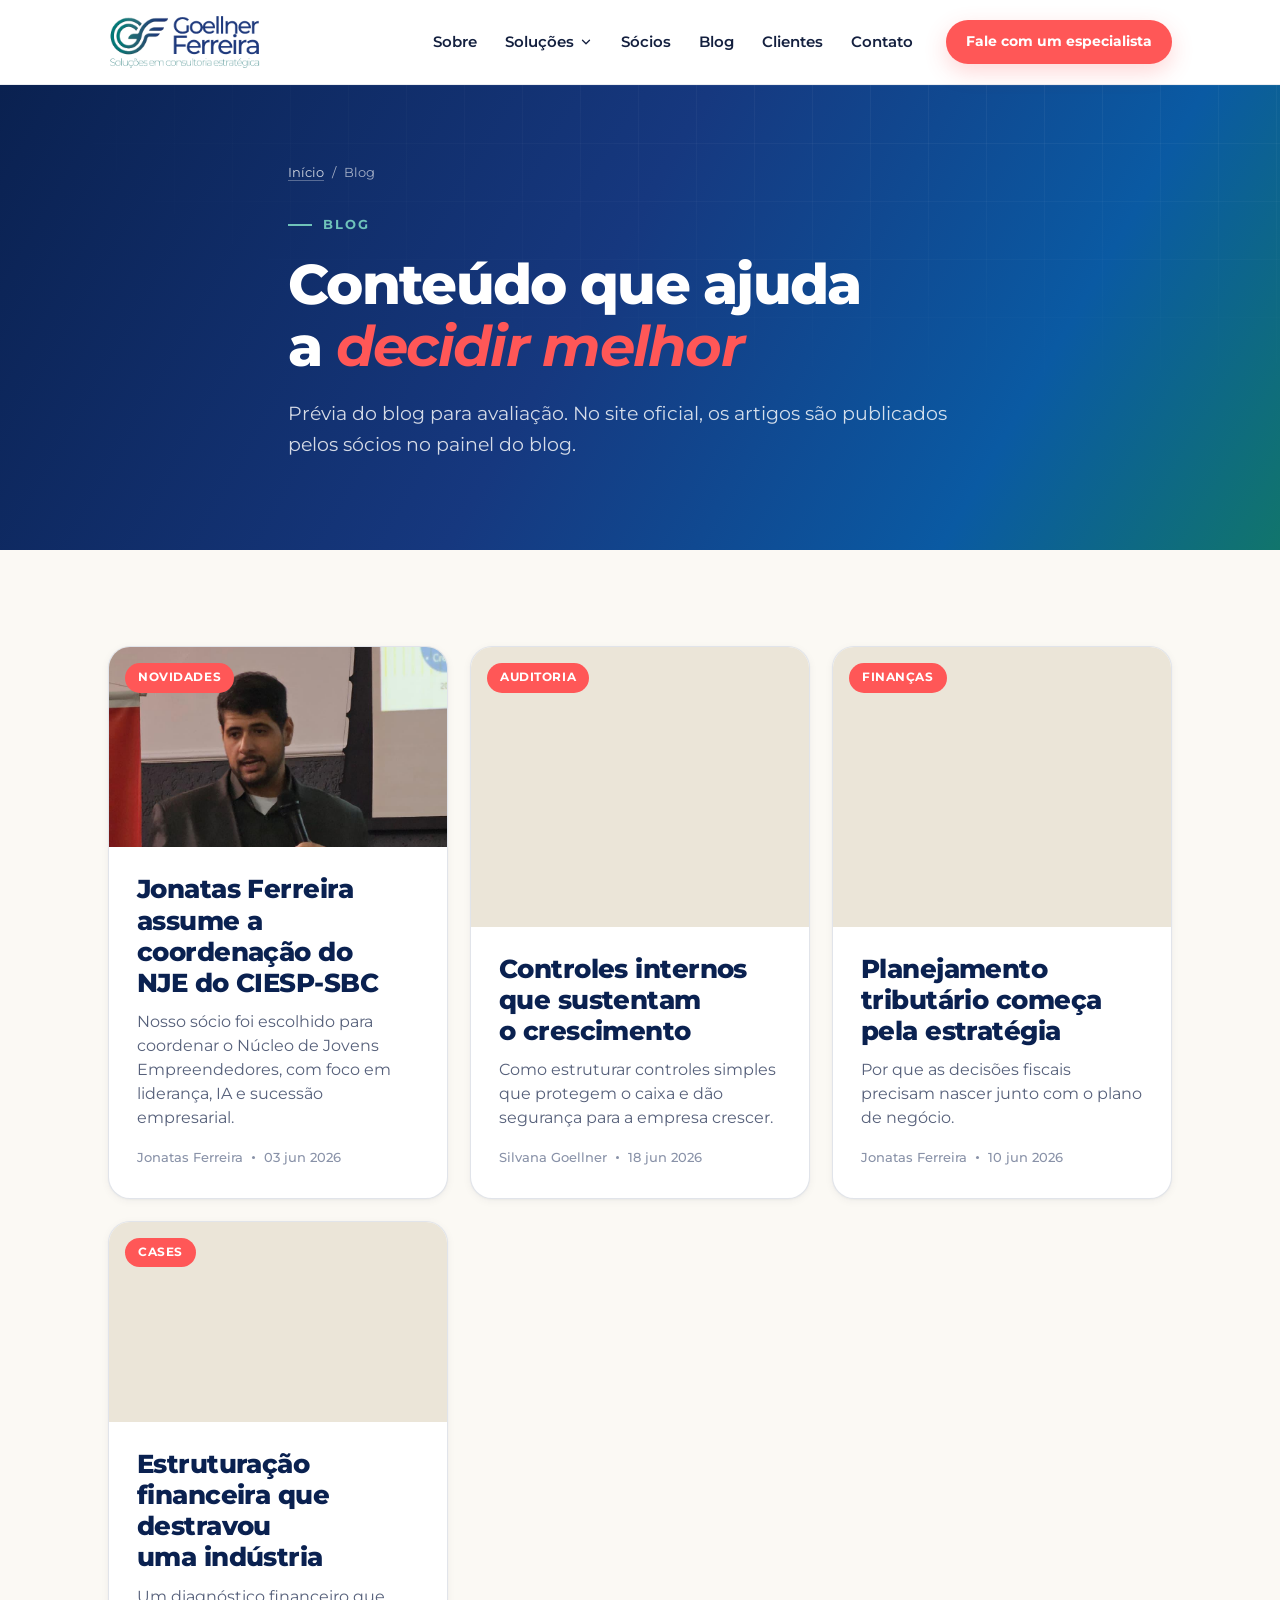
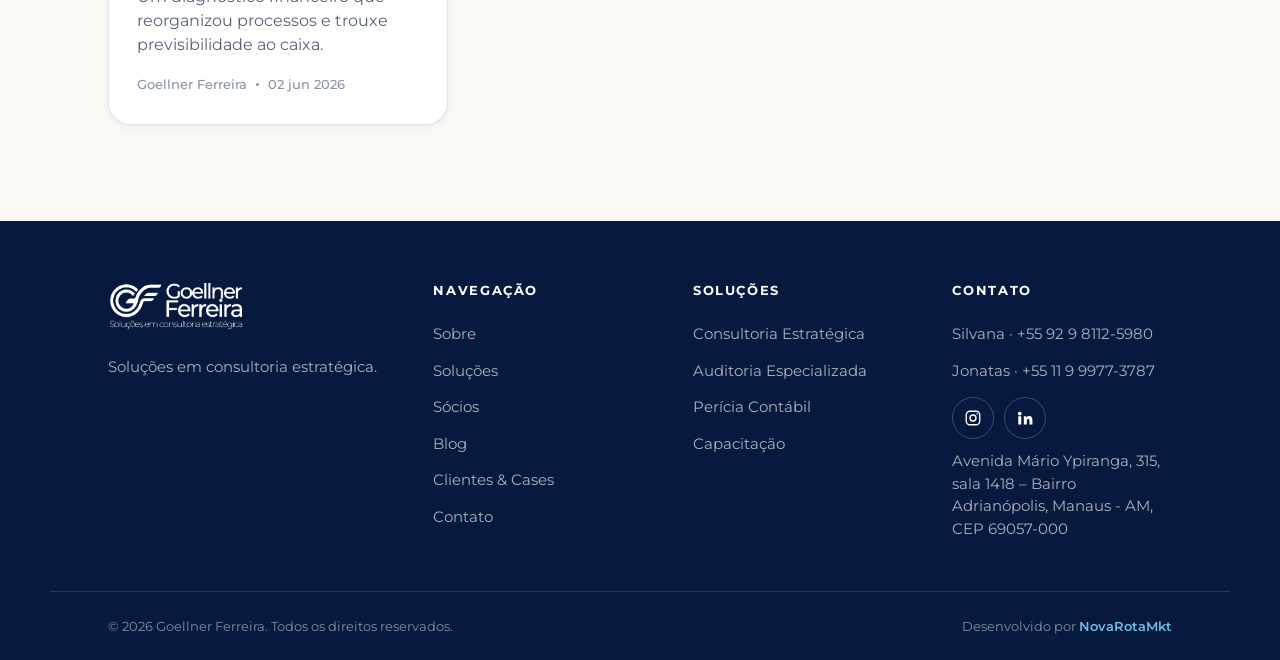
<file: blog/index.html>
<!DOCTYPE html>
<html lang="pt-BR">
<head>
<meta charset="UTF-8" />
<meta name="robots" content="noindex, nofollow" />
<meta name="viewport" content="width=device-width, initial-scale=1.0" />
<title>Blog (prévia) | Goellner Ferreira</title>
<meta name="description" content="Recebemos a sua mensagem." />

<meta name="author" content="Goellner Ferreira" />
<meta http-equiv="Content-Security-Policy" content="upgrade-insecure-requests" />
<meta name="google-site-verification" content="rAgCxMST4KZm6oVGgLvI1iyK0p1eZShSmcv3sGeHXk4" />
<!-- Google tag (gtag.js) -->
<script async src="https://www.googletagmanager.com/gtag/js?id=G-H2V8YQGPY5"></script>
<script>window.dataLayer=window.dataLayer||[];function gtag(){dataLayer.push(arguments);}gtag('js',new Date());gtag('config','G-H2V8YQGPY5');</script>
<link rel="canonical" href="https://goellnerferreira.com.br/obrigado.html" />
<meta property="og:type" content="website" />
<meta property="og:title" content="Mensagem enviada | Goellner Ferreira" />
<meta property="og:description" content="Recebemos a sua mensagem." />
<meta property="og:url" content="https://goellnerferreira.com.br/obrigado.html" />
<meta property="og:image" content="https://goellnerferreira.com.br/assets/logo-gf.png" />
<meta property="og:site_name" content="Goellner Ferreira" />
<meta property="og:locale" content="pt_BR" />
<meta name="twitter:card" content="summary_large_image" />
<link rel="alternate" type="application/rss+xml" title="Blog Goellner Ferreira" href="https://goellnerferreira.com.br/blog/rss.php" />

<link rel="icon" type="image/png" href="../assets/gf-symbol.png" />
<link rel="preconnect" href="https://fonts.googleapis.com" />
<link rel="preconnect" href="https://fonts.gstatic.com" crossorigin />
<link href="https://fonts.googleapis.com/css2?family=Montserrat:ital,wght@0,400;0,500;0,600;0,700;0,800;1,500;1,600&display=swap" rel="stylesheet" />
<style>
:root{
  --navy-900:#07193f;--navy-800:#0a2150;--navy-700:#102a63;--navy-600:#16387f;
  --royal:#0e76cf;--royal-deep:#0a5aa3;--sky:#6cbfe0;
  --teal-700:#11756c;--teal-600:#1f8a82;--teal-300:#6fc3ba;
  --coral:#ff5757;--coral-deep:#e23f3f;
  --cream:#f3efe7;--cream-2:#ebe5d8;--paper:#fff;--paper-2:#fbf9f4;
  --ink:#14203f;--muted:#56607a;--faint:#8992a8;
  --line:rgba(10,33,80,.12);--line-2:rgba(10,33,80,.07);
  --grad-brand:linear-gradient(120deg,var(--navy-800) 0%,var(--navy-600) 46%,var(--royal-deep) 78%,var(--teal-700) 100%);
  --font:"Montserrat",system-ui,sans-serif;
  --r:14px;--r-lg:22px;
  --sh-sm:0 1px 2px rgba(16,30,68,.04),0 2px 8px rgba(16,30,68,.05);
  --sh-md:0 6px 8px rgba(10,33,80,.03),0 18px 26px rgba(10,33,80,.08);
  --max:1180px;--gut:clamp(20px,5vw,58px);
}
*{box-sizing:border-box;margin:0;padding:0}
body{font-family:var(--font);background:var(--paper);color:var(--ink);font-size:16.5px;line-height:1.55;-webkit-font-smoothing:antialiased;text-rendering:optimizeLegibility}
h1,h2,h3,h4{font-weight:800;line-height:1.12;letter-spacing:-.022em;color:var(--navy-800);text-wrap:balance}
p{text-wrap:pretty}
a{color:inherit;text-decoration:none}
a:hover{color:var(--coral)}
img{display:block;max-width:100%}
.wrap{max-width:var(--max);margin:0 auto;padding-inline:var(--gut)}
.sec{padding-block:clamp(58px,7.5vw,104px)}
.sec.cream{background:var(--cream)}
.sec.paper2{background:var(--paper-2)}
.kicker{display:inline-flex;align-items:center;gap:11px;font-size:12.5px;font-weight:700;letter-spacing:.16em;text-transform:uppercase;color:var(--coral)}
.kicker::before{content:"";width:24px;height:2px;background:var(--coral)}
.kicker.teal{color:var(--teal-600)}.kicker.teal::before{background:var(--teal-600)}
.btn{display:inline-flex;align-items:center;gap:9px;font-family:var(--font);font-size:15px;font-weight:700;padding:14px 26px;border-radius:999px;border:1.5px solid transparent;cursor:pointer;transition:transform .18s,box-shadow .22s,background .2s,color .2s,border-color .2s;white-space:nowrap}
.btn svg{width:16px;height:16px}
.btn:hover{color:inherit}
.btn-coral{background:var(--coral);color:#fff;box-shadow:0 8px 22px rgba(255,87,87,.26)}
.btn-coral:hover{transform:translateY(-2px);color:#fff;filter:brightness(1.05)}
.btn-navy{background:var(--navy-800);color:#fff}
.btn-navy:hover{transform:translateY(-2px);color:#fff;background:var(--navy-900)}
.btn-ghost{border-color:var(--line);color:var(--navy-800);background:var(--paper)}
.btn-ghost:hover{border-color:var(--navy-700);color:var(--navy-800)}
.btn-light{background:rgba(255,255,255,.14);color:#fff;border-color:rgba(255,255,255,.32);backdrop-filter:blur(6px)}
.btn-light:hover{background:rgba(255,255,255,.22);color:#fff}
.btn-sm{padding:11px 20px;font-size:14px}
.strip{background:var(--navy-900);color:#fff;font-size:13.5px;font-weight:600;text-align:center;padding:9px 20px}
.strip b{color:var(--sky);font-weight:700}
.strip a{color:#fff;text-decoration:underline;text-underline-offset:3px;text-decoration-color:rgba(255,255,255,.4)}
.strip a:hover{color:var(--sky);text-decoration-color:var(--sky)}
.hdr{position:sticky;top:0;z-index:60;background:rgba(255,255,255,.88);backdrop-filter:blur(14px);border-bottom:1px solid var(--line-2);transition:box-shadow .3s,border-color .3s}
.hdr[data-stuck="true"]{border-bottom-color:var(--line);box-shadow:0 4px 20px rgba(16,30,68,.05)}
.nav{display:flex;align-items:center;gap:26px;height:84px}
.nav-logo{height:58px;width:auto}
.nav-links{display:flex;gap:2px;margin-left:auto}
.nav-link{font-size:14.5px;font-weight:600;color:var(--ink);padding:9px 15px;border-radius:999px;transition:.16s}
.nav-link:hover{background:var(--cream);color:var(--coral)}
.burger{margin-left:auto;display:none;flex-direction:column;gap:5px;background:none;border:none;cursor:pointer;padding:8px}
.burger span{width:26px;height:2px;background:var(--navy-800);border-radius:2px}
.mmenu{display:none;flex-direction:column;padding:10px var(--gut) 22px;background:var(--paper-2);border-bottom:1px solid var(--line)}
.mmenu.open{display:flex}
.mmenu a{padding:13px 6px;font-weight:600;border-bottom:1px solid var(--line-2)}
.mmenu .btn{margin-top:14px;justify-content:center}
.hero{position:relative;min-height:clamp(500px,68vh,740px);display:flex;align-items:center;overflow:hidden;isolation:isolate;background:var(--grad-brand)}
.hero-grid-tex{position:absolute;inset:0;background-image:linear-gradient(rgba(255,255,255,.05) 1px,transparent 1px),linear-gradient(90deg,rgba(255,255,255,.05) 1px,transparent 1px);background-size:58px 58px;-webkit-mask-image:radial-gradient(120% 100% at 78% 0%,#000,transparent 70%);mask-image:radial-gradient(120% 100% at 78% 0%,#000,transparent 70%);z-index:1}
.hero-glow{position:absolute;right:-10%;top:-32%;width:56vw;max-width:680px;aspect-ratio:1;background:radial-gradient(circle,rgba(108,191,224,.24),rgba(31,138,130,.12) 46%,transparent 68%);z-index:1}
.hero-glow-2{position:absolute;left:-12%;bottom:-40%;width:42vw;max-width:480px;aspect-ratio:1;background:radial-gradient(circle,rgba(255,87,87,.1),transparent 66%);z-index:1}
.hero-in{position:relative;z-index:3;display:grid;grid-template-columns:1.1fr .9fr;gap:clamp(36px,5vw,80px);align-items:stretch;padding-block:clamp(40px,5.5vw,76px)}
.hero-in>div:first-child{display:flex;flex-direction:column;justify-content:center}
.hero h1{font-size:clamp(36px,5vw,60px);margin-top:20px;letter-spacing:-.032em;color:#fff}
.hero h1 em{font-style:italic;font-weight:700;color:var(--coral)}
.hero-sub{font-size:clamp(16.5px,1.45vw,19px);color:rgba(255,255,255,.8);margin-top:20px;max-width:46ch;line-height:1.65}
.hero-cta{display:flex;gap:13px;margin-top:34px;flex-wrap:wrap}
.hero-meta{display:flex;align-items:center;gap:13px;margin-top:30px;padding-top:24px;border-top:1px solid rgba(255,255,255,.16)}
.faces{display:flex}
.faces img{width:46px;height:46px;border-radius:50%;object-fit:cover;border:2.5px solid rgba(255,255,255,.3)}
.faces img+img{margin-left:-14px}
.hero-meta .t{font-size:13.5px;color:rgba(255,255,255,.66);line-height:1.45}
.hero-meta .t b{color:#fff;display:block;font-size:14px}
.hero .kicker{color:var(--teal-300)}.hero .kicker::before{background:var(--teal-300)}
.panel{position:relative;min-height:420px;background:rgba(255,255,255,.08);border:1px solid rgba(255,255,255,.18);border-radius:var(--r-lg);padding:clamp(30px,3.4vw,40px);backdrop-filter:blur(14px);box-shadow:0 30px 60px rgba(0,0,0,.2);display:flex;flex-direction:column}
.panel-slide{display:none;flex-direction:column;flex:1;animation:fadein .5s ease}
.panel-slide.active{display:flex}
@keyframes fadein{from{opacity:0;transform:translateY(6px)}to{opacity:1;transform:none}}
.panel-h{display:flex;align-items:center;justify-content:space-between;margin-bottom:22px}
.panel-h span:first-child{font-size:11.5px;font-weight:700;letter-spacing:.14em;text-transform:uppercase;color:rgba(255,255,255,.6)}
.pulse{width:8px;height:8px;border-radius:50%;background:var(--teal-300);box-shadow:0 0 0 4px rgba(111,195,186,.22);animation:pulsing 2s infinite}
@keyframes pulsing{0%,100%{box-shadow:0 0 0 4px rgba(111,195,186,.22)}50%{box-shadow:0 0 0 9px rgba(111,195,186,.06)}}
.stat-grid{display:grid;grid-template-columns:1fr 1fr;gap:1px;background:rgba(255,255,255,.14);border-radius:14px;overflow:hidden;flex:1}
.stat-cell{background:rgba(10,33,80,.3);padding:24px 20px;display:flex;flex-direction:column;gap:9px;justify-content:center}
.stat-cell .v{font-size:clamp(30px,3.2vw,40px);font-weight:800;color:#fff;letter-spacing:-.03em;line-height:1}
.stat-cell .v span{font-size:14px;color:var(--teal-300);margin-left:3px;font-weight:700}
.stat-cell .l{font-size:13px;color:rgba(255,255,255,.6);line-height:1.4}
.panel-note{margin-top:18px;font-size:13.5px;color:rgba(255,255,255,.7);line-height:1.55;border-top:1px solid rgba(255,255,255,.12);padding-top:16px}
.panel-post{display:flex;flex-direction:column;flex:1;border-radius:14px;overflow:hidden;background:rgba(10,33,80,.3);text-decoration:none;color:#fff;transition:background .2s}
.panel-post:hover{background:rgba(10,33,80,.42);color:#fff}
.panel-post-cov{height:180px;overflow:hidden}
.panel-post-cov img{width:100%;height:100%;object-fit:cover;object-position:50% 25%}
.panel-post-b{padding:20px 22px 22px;display:flex;flex-direction:column;gap:10px;flex:1}
.panel-post-tag{font-size:11px;font-weight:700;letter-spacing:.06em;text-transform:uppercase;color:var(--teal-300);align-self:flex-start}
.panel-post-b h4{color:#fff;font-size:18px;line-height:1.32;font-weight:700}
.panel-post-b p{color:rgba(255,255,255,.7);font-size:13.5px;line-height:1.55}
.panel-post-link{margin-top:auto;font-size:13px;font-weight:700;color:var(--coral);display:inline-flex;align-items:center;gap:6px}
.panel-post-link svg{width:14px;height:14px}
.panel-about{flex:1;display:flex;flex-direction:column;gap:18px;justify-content:center}
.panel-about>p{font-size:15.5px;color:rgba(255,255,255,.82);line-height:1.65}
.panel-about-faces{display:flex;align-items:center;gap:14px}
.panel-about-faces img{width:50px;height:50px;border-radius:50%;object-fit:cover;border:2px solid rgba(255,255,255,.24);flex:none}
.panel-about-faces div{display:flex;flex-direction:column}
.panel-about-faces b{color:#fff;font-size:15px}
.panel-about-faces span{font-size:12.5px;color:rgba(255,255,255,.6);margin-top:2px}
.panel-dots{display:flex;justify-content:center;gap:9px;margin-top:22px}
.panel-dot{width:8px;height:8px;border-radius:50%;background:rgba(255,255,255,.26);border:none;cursor:pointer;padding:0;transition:.25s}
.panel-dot.active{background:var(--coral);box-shadow:0 0 0 3px rgba(255,87,87,.24)}
.trust{background:var(--paper);border-block:1px solid var(--line-2);padding-block:clamp(34px,4vw,52px)}
.trust-l{font-size:11.5px;font-weight:700;letter-spacing:.16em;text-transform:uppercase;color:var(--faint);text-align:center;margin-bottom:26px}
.trust-more{font-size:13.5px;font-weight:700;color:var(--navy-700);text-decoration:underline;text-underline-offset:3px}.trust-more:hover{color:var(--coral)}
.marquee{overflow:hidden;-webkit-mask-image:linear-gradient(90deg,transparent,#000 8%,#000 92%,transparent);mask-image:linear-gradient(90deg,transparent,#000 8%,#000 92%,transparent)}
.marquee-track{display:flex;align-items:center;gap:clamp(40px,6vw,76px);width:max-content;animation:marquee 26s linear infinite}
.marquee-track img{height:36px;width:auto;flex:none;filter:grayscale(1) opacity(.55);transition:filter .22s}
.marquee-track img:hover{filter:none}
.marquee:hover .marquee-track{animation-play-state:paused}
@keyframes marquee{from{transform:translateX(0)}to{transform:translateX(-50%)}}
@media(prefers-reduced-motion:reduce){.marquee-track{animation:none}}
.split{display:grid;grid-template-columns:.82fr 1.18fr;gap:clamp(34px,5vw,80px);align-items:start}
.split-aside{position:sticky;top:112px}
.split-aside h2{font-size:clamp(28px,3.4vw,44px);margin-top:16px}
.split-aside p{color:var(--muted);margin-top:16px;font-size:16.5px}
.about-body p{font-size:17.5px;color:var(--muted);margin-bottom:20px;line-height:1.7}
.about-body strong{color:var(--navy-800);font-weight:700}
.mvv{display:grid;gap:2px;margin-top:12px;border-top:1px solid var(--line)}
.mvv-i{display:grid;grid-template-columns:130px 1fr;gap:22px;padding:24px 0;border-bottom:1px solid var(--line)}
.mvv-i .k{font-size:12.5px;font-weight:700;letter-spacing:.13em;text-transform:uppercase;color:var(--teal-600);padding-top:3px}
.mvv-i p{font-size:16px;color:var(--muted);line-height:1.65;margin:0}
.grid4{display:grid;grid-template-columns:repeat(4,1fr);gap:18px}
.scard{background:var(--paper);border:1px solid var(--line);border-radius:var(--r);padding:28px 26px 30px;box-shadow:var(--sh-sm);transition:transform .2s,box-shadow .24s}
.scard:hover{transform:translateY(-4px);box-shadow:var(--sh-md)}
.scard .num{font-size:12px;font-weight:800;letter-spacing:.12em;color:var(--faint)}
.badge{width:50px;height:50px;border-radius:13px;background:var(--grad-brand);display:grid;place-items:center;color:#fff;margin:20px 0 20px;box-shadow:0 6px 16px rgba(10,33,80,.18)}
.badge svg{width:24px;height:24px}
.scard h3{font-size:18px}
.scard p{font-size:14.5px;color:var(--muted);margin-top:10px;line-height:1.6}
.scard{display:flex;flex-direction:column}.smore{margin-top:auto;padding-top:20px;display:inline-flex;align-items:center;gap:7px;font-size:13.5px;font-weight:700;color:var(--coral)}.smore svg{width:15px;height:15px;transition:transform .2s}.smore:hover svg{transform:translateX(3px)}
.scard ul{list-style:none;margin-top:16px;display:grid;gap:7px}
.scard li{font-size:13px;color:var(--muted);padding-left:16px;position:relative}
.scard li::before{content:"";position:absolute;left:0;top:8px;width:5px;height:5px;border-radius:50%;background:var(--teal-300)}
.people{display:grid;gap:20px}
.person{display:grid;grid-template-columns:250px 1fr;gap:clamp(24px,3vw,44px);background:var(--paper);border:1px solid var(--line);border-radius:var(--r-lg);overflow:hidden;box-shadow:var(--sh-sm)}
.person img{width:100%;height:100%;object-fit:cover;min-height:270px}
.person-b{padding:clamp(26px,3vw,40px) clamp(26px,3vw,40px) clamp(26px,3vw,40px) 0}
.person-b .role{font-size:12.5px;font-weight:700;letter-spacing:.12em;text-transform:uppercase;color:var(--coral)}
.person-b h3{font-size:clamp(21px,2.2vw,28px);margin-top:8px}
.person-b p{font-size:15.5px;color:var(--muted);margin-top:14px;line-height:1.68}
.plink{display:inline-block;margin-top:18px;font-size:13.5px;font-weight:700;color:var(--royal-deep);text-decoration:underline;text-underline-offset:3px}.plink:hover{color:var(--coral)}
.creds{display:flex;flex-wrap:wrap;gap:8px;margin-top:20px}
.cred{font-size:12px;font-weight:600;color:var(--navy-700);background:var(--cream);border:1px solid var(--line-2);padding:6px 12px;border-radius:999px}
.quote{background:var(--cream-2);border-radius:var(--r-lg);padding:clamp(32px,4.5vw,64px);margin-top:24px}
.quote p{font-size:clamp(20px,2.4vw,30px);font-weight:600;font-style:italic;color:var(--navy-800);line-height:1.42;letter-spacing:-.02em;max-width:32ch}
.quote .who{font-size:13.5px;font-weight:700;letter-spacing:.1em;text-transform:uppercase;color:var(--muted);margin-top:24px}
.bhead{display:flex;align-items:flex-end;justify-content:space-between;gap:24px;flex-wrap:wrap;margin-bottom:40px}
.bhead h2{font-size:clamp(27px,3.3vw,42px);margin-top:14px}
.bgrid{display:grid;grid-template-columns:1.05fr .95fr;gap:24px;align-items:stretch}
.bfeat{display:flex;flex-direction:column;background:var(--paper);border:1px solid var(--line);border-radius:var(--r-lg);overflow:hidden;box-shadow:var(--sh-sm);transition:transform .2s,box-shadow .24s}
.bfeat:hover{transform:translateY(-4px);box-shadow:var(--sh-md)}
.bcov{position:relative;flex:1;min-height:230px;background:var(--cream-2);overflow:hidden}
.bcov img{position:absolute;inset:0;width:100%;height:100%;object-fit:cover;object-position:50% 22%;transition:transform .35s}
.bfeat:hover .bcov img{transform:scale(1.04)}
.chip{position:absolute;top:16px;left:16px;font-size:11.5px;font-weight:700;letter-spacing:.05em;text-transform:uppercase;color:#fff;background:var(--coral);padding:6px 13px;border-radius:999px}
.chip.sm{position:static;color:var(--coral);background:rgba(255,87,87,.12);align-self:flex-start}
.bfeat-b{padding:26px 28px 30px}
.bfeat-b h3{font-size:clamp(19px,2vw,26px);line-height:1.22}
.bfeat-b p{color:var(--muted);font-size:15.5px;margin-top:12px}
.bmeta{display:flex;align-items:center;gap:9px;font-size:12.5px;color:var(--faint);font-weight:500;margin-top:18px}
.bdot{width:3px;height:3px;border-radius:50%;background:var(--faint)}
.blist{display:flex;flex-direction:column;gap:18px}
.bitem{display:flex;gap:18px;background:var(--paper);border:1px solid var(--line);border-radius:var(--r);padding:16px;box-shadow:var(--sh-sm);transition:transform .2s,box-shadow .24s}
.bitem:hover{transform:translateY(-3px);box-shadow:var(--sh-md)}
.bthumb{flex:none;width:112px;border-radius:10px;overflow:hidden;background:var(--cream-2);display:grid;place-items:center}
.bthumb img{width:100%;height:100%;object-fit:cover}
.bthumb .fb{color:var(--faint)}
.bthumb .fb svg{width:24px;height:24px}
.bitem-b{display:flex;flex-direction:column;gap:8px;padding:4px 4px 4px 0}
.bitem-b h4{font-size:16.5px;line-height:1.28}
.bitem-b .bmeta{margin-top:auto}
.cta{background:var(--grad-brand);color:#fff;position:relative;overflow:hidden;isolation:isolate}
.cta::before{content:"";position:absolute;inset:0;background-image:linear-gradient(rgba(255,255,255,.05) 1px,transparent 1px),linear-gradient(90deg,rgba(255,255,255,.05) 1px,transparent 1px);background-size:62px 62px;-webkit-mask-image:radial-gradient(120% 100% at 78% 0%,#000,transparent 72%);mask-image:radial-gradient(120% 100% at 78% 0%,#000,transparent 72%);z-index:-1}
.cta::after{content:"";position:absolute;left:-8%;bottom:-64%;width:50vw;max-width:600px;aspect-ratio:1;background:radial-gradient(circle,rgba(108,191,224,.34),transparent 62%);z-index:-1}
.cta-in{display:flex;align-items:center;justify-content:space-between;gap:36px;flex-wrap:wrap;padding-block:clamp(54px,6.5vw,88px)}
.cta h2{color:#fff;font-size:clamp(27px,3.3vw,44px);max-width:19ch}
.cta p{color:rgba(255,255,255,.8);margin-top:14px;max-width:42ch}
.cgrid{display:grid;grid-template-columns:.85fr 1.15fr;gap:clamp(34px,5vw,72px)}
.ci{display:flex;gap:15px;align-items:flex-start;margin-top:24px}
.ci-ic{flex:none;width:46px;height:46px;border-radius:12px;background:rgba(255,87,87,.1);color:var(--coral);display:grid;place-items:center}
.ci-ic svg{width:20px;height:20px}
.ci h4{font-size:12.5px;color:var(--faint);font-weight:700;letter-spacing:.06em;text-transform:uppercase}
.ci p{font-size:16.5px;color:var(--ink);margin-top:3px}
.form{background:var(--paper);border:1px solid var(--line);border-radius:var(--r-lg);padding:clamp(26px,3vw,40px);box-shadow:var(--sh-md)}
.frow{display:grid;grid-template-columns:1fr 1fr;gap:16px}
.fld{margin-top:16px}
.fld:first-child{margin-top:0}
.frow>.fld{margin-top:0}
.frow{margin-top:16px}
.frow:first-child{margin-top:0}
.fld label{display:block;font-size:12.5px;font-weight:700;color:var(--muted);margin-bottom:7px}
.fld input,.fld textarea,.fld select{width:100%;font-family:var(--font);font-size:15.5px;color:var(--ink);background:var(--paper-2);border:1.5px solid var(--line);border-radius:11px;padding:13px 15px;transition:.18s}
.fld textarea{resize:vertical;min-height:118px}
.fld input:focus,.fld textarea:focus,.fld select:focus{outline:none;border-color:var(--coral);box-shadow:0 0 0 4px rgba(255,87,87,.12);background:#fff}
.form .btn{width:100%;justify-content:center;margin-top:22px}
.fnote{font-size:12.5px;color:var(--faint);text-align:center;margin-top:14px}
.ftr{background:var(--navy-900);color:rgba(255,255,255,.7)}
.ftr-top{display:grid;grid-template-columns:1.3fr 1fr 1fr 1fr;gap:40px;padding-block:60px 44px}
.ftr-logo{height:50px;margin-bottom:18px;filter:brightness(0) invert(1)}
.ftr-about{font-size:14.5px;line-height:1.65;max-width:32ch}
.ftr h5{color:#fff;font-size:12.5px;letter-spacing:.13em;text-transform:uppercase;margin-bottom:16px;font-weight:700}
.ftr-col a,.ftr-col p{display:block;font-size:14.5px;color:rgba(255,255,255,.66);padding:7px 0;overflow-wrap:anywhere}
.ftr-col a:hover{color:var(--sky)}
.ftr-bot{border-top:1px solid rgba(255,255,255,.12);padding-block:24px;display:flex;justify-content:space-between;gap:14px;flex-wrap:wrap;font-size:13px;color:rgba(255,255,255,.5)}
.ftr-bot a{color:var(--sky);font-weight:600}
.rv{opacity:0;transform:translateY(20px);transition:opacity .6s ease,transform .6s ease}
.rv.in{opacity:1;transform:none}
@media (prefers-reduced-motion:reduce){.rv{opacity:1;transform:none;transition:none}}
@media(max-width:860px){
  .nav-links{display:none}.burger{display:flex}
  .hdr .nav>.btn{display:none}
  .hero-in,.split,.bgrid,.cgrid{grid-template-columns:1fr}
  .split-aside{position:static}
  .grid4{grid-template-columns:1fr 1fr}
  .person{grid-template-columns:200px 1fr}
  .ftr-top{grid-template-columns:1fr 1fr}
}
@media(max-width:640px){
  body{font-size:16px}
  .grid4{grid-template-columns:1fr}
  .person{grid-template-columns:1fr}
  .person img{min-height:230px}
  .person-b{padding:24px}
  .mvv-i{grid-template-columns:1fr;gap:8px}
  .frow{grid-template-columns:1fr}
  .bitem{flex-direction:column}
  .bthumb{width:100%;aspect-ratio:16/9}
  .ftr-top{grid-template-columns:1fr}
  .nav{height:70px}.nav-logo{height:48px}
}
.faddr{line-height:1.55!important;max-width:30ch}.fsoc{display:flex!important;gap:10px;padding:8px 0 4px!important}.fsoc a{display:grid!important;place-items:center;width:42px;height:42px;padding:0!important;border-radius:50%;border:1px solid rgba(255,255,255,.22);color:#fff!important;transition:background .2s,border-color .2s}.fsoc a:hover{background:var(--coral,#ff5757);border-color:var(--coral,#ff5757)}.fsoc svg{width:18px;height:18px}</style>
<style>/*ftr-mobile*/
@media(max-width:860px){.ftr-top{grid-template-columns:1fr 1fr!important;gap:32px 24px!important}.ftr-top>.ftr-col:first-child{grid-column:1/-1}}
@media(max-width:640px){
.ftr-top{grid-template-columns:1fr!important;gap:30px!important;padding-block:44px 30px!important}
.ftr-col h5{margin-bottom:12px!important}
.ftr-col:nth-child(2){display:grid!important;grid-template-columns:1fr 1fr;column-gap:14px}
.ftr-col:nth-child(2) h5{grid-column:1/-1}
.ftr-col a{padding:10px 0!important;font-size:15px!important;border-bottom:1px solid rgba(255,255,255,.08)}
.ftr-col:nth-child(3) a{display:flex!important;align-items:center;min-height:44px;padding:8px 0!important}
.ftr-col:first-child a{border-bottom:0}
.ftr-bot,.ftr-bottom{flex-direction:column!important;align-items:flex-start!important;gap:8px!important;padding-block:20px 26px!important;font-size:12.5px!important}
}</style>
<style id="gfh-css">
.gfh{position:sticky;top:0;z-index:80;background:rgba(255,255,255,.92);-webkit-backdrop-filter:blur(14px);backdrop-filter:blur(14px);border-bottom:1px solid rgba(10,33,80,.08);font-family:"Montserrat",system-ui,sans-serif;transition:box-shadow .3s}
.gfh[data-stuck="true"]{box-shadow:0 4px 20px rgba(16,30,68,.06)}
.gfh *{box-sizing:border-box}
.gfh-in{max-width:1180px;margin:0 auto;padding:0 clamp(20px,5vw,58px);display:flex;align-items:center;gap:20px;height:84px}
.gfh-logo{display:flex;flex:none}.gfh-logo img{height:56px;width:auto;display:block}
.gfh-links{display:flex;align-items:center;gap:2px;margin-left:auto}
.gfh-links a{font-size:14.5px;font-weight:600;color:#14203f;padding:9px 13px;border-radius:999px;text-decoration:none;white-space:nowrap;transition:background .16s,color .16s}
.gfh-links a:hover{background:#f3efe7;color:#ff5757}
.gfh-links a.on{color:#ff5757}
.gfh-wm{display:inline-flex!important;align-items:center;gap:6px;color:#56607a!important;font-weight:600!important}
.gfh-wm svg{width:16px;height:16px}
.gfh-sep{width:1px;height:22px;background:rgba(10,33,80,.14);margin:0 8px}
.gfh-cta{flex:none;display:inline-flex;align-items:center;font-size:14px;font-weight:700;color:#fff!important;background:#ff5757;padding:11px 20px;border-radius:999px;text-decoration:none;white-space:nowrap;box-shadow:0 8px 22px rgba(255,87,87,.24);transition:transform .18s}
.gfh-cta:hover{transform:translateY(-2px);color:#fff}
.gfh-burger{display:none;margin-left:auto;flex-direction:column;gap:5px;background:none;border:0;cursor:pointer;padding:10px}
.gfh-burger span{width:26px;height:2px;background:#0a2150;border-radius:2px;display:block}
.gfh-mm{display:none;flex-direction:column;padding:6px clamp(20px,5vw,58px) 22px;background:#fbf9f4;border-top:1px solid rgba(10,33,80,.07)}
.gfh-mm.open{display:flex}
.gfh-mm a{padding:14px 4px;font-size:15.5px;font-weight:600;color:#14203f;text-decoration:none;border-bottom:1px solid rgba(10,33,80,.07)}
.gfh-mm a.on{color:#ff5757}
.gfh-mm .gfh-cta{margin-top:16px;justify-content:center;border:0;padding:14px 20px;font-size:15px}
@media(max-width:1260px){.gfh-links a{padding:9px 10px}.gfh-sep{margin:0 4px}.gfh-wm{font-size:0!important;gap:0}.gfh-in{gap:14px}}
@media(max-width:1140px){.gfh-links,.gfh-in>.gfh-cta{display:none}.gfh-burger{display:flex}}
@media(max-width:640px){.gfh-in{height:70px}.gfh-logo img{height:46px}}
.gfh-dd{position:relative;display:flex}.gfh-links .gfh-dd>a{display:inline-flex;align-items:center;gap:5px}.gfh-chev{width:14px;height:14px;transition:transform .2s}.gfh-dd:hover .gfh-chev,.gfh-dd:focus-within .gfh-chev{transform:rotate(180deg)}.gfh-ddm{position:absolute;top:100%;left:-8px;padding-top:10px;min-width:300px;opacity:0;visibility:hidden;transform:translateY(6px);transition:opacity .18s,transform .18s,visibility .18s}.gfh-dd:hover .gfh-ddm,.gfh-dd:focus-within .gfh-ddm{opacity:1;visibility:visible;transform:none}.gfh-ddm-in{background:#fff;border:1px solid rgba(10,33,80,.1);border-radius:16px;box-shadow:0 18px 40px rgba(10,33,80,.14);padding:8px;display:grid;gap:2px}.gfh-links .gfh-ddm a{display:flex;flex-direction:column;gap:2px;border-radius:11px;padding:11px 14px;white-space:normal}.gfh-links .gfh-ddm a small{font-size:12.5px;font-weight:500;color:#56607a}.gfh-links .gfh-ddm a.on,.gfh-links .gfh-ddm a:hover{background:#f3efe7}.gfh-mm a.gfh-sub{padding:11px 4px 11px 18px;font-size:14.5px;color:#56607a;font-weight:500}.gfh-mm a.gfh-sub.on{color:#ff5757}</style>
<style>
.svh{background:var(--grad-brand);color:#fff;position:relative;overflow:hidden;isolation:isolate}
.svh::before{content:"";position:absolute;inset:0;background-image:linear-gradient(rgba(255,255,255,.05) 1px,transparent 1px),linear-gradient(90deg,rgba(255,255,255,.05) 1px,transparent 1px);background-size:58px 58px;-webkit-mask-image:radial-gradient(120% 100% at 80% 0%,#000,transparent 70%);mask-image:radial-gradient(120% 100% at 80% 0%,#000,transparent 70%);z-index:-1}
.svh-in{padding-block:clamp(44px,6vw,84px) clamp(52px,7vw,96px);max-width:820px}
.crumb{display:flex;flex-wrap:wrap;gap:8px;font-size:13px;color:rgba(255,255,255,.62);margin-bottom:26px}
.crumb a{color:rgba(255,255,255,.8);text-decoration:underline;text-underline-offset:3px;text-decoration-color:rgba(255,255,255,.3)}.crumb a:hover{color:#fff}
.svh .kicker{color:var(--teal-300)}.svh .kicker::before{background:var(--teal-300)}
.svh h1{color:#fff;font-size:clamp(34px,4.6vw,56px);margin-top:18px;letter-spacing:-.03em}
.svh h1 em{font-style:italic;color:var(--coral);font-weight:700}
.svh p.lead{font-size:clamp(16.5px,1.5vw,19px);color:rgba(255,255,255,.82);margin-top:20px;max-width:58ch;line-height:1.65}
.svh .hero-cta{display:flex;gap:13px;margin-top:32px;flex-wrap:wrap}
.shd{max-width:680px;margin-bottom:38px}.shd h2{font-size:clamp(26px,3.1vw,40px);margin-top:14px}.shd p{color:var(--muted);margin-top:14px;font-size:16.5px}
.inc{display:grid;grid-template-columns:repeat(2,minmax(0,1fr));gap:18px}
.inc-i{background:var(--paper);border:1px solid var(--line);border-radius:var(--r);padding:26px 26px 28px;box-shadow:var(--sh-sm)}
.inc-i .n{font-size:12px;font-weight:800;letter-spacing:.12em;color:var(--teal-600)}
.inc-i h3{font-size:18.5px;margin-top:10px}.inc-i p{font-size:15px;color:var(--muted);margin-top:9px;line-height:1.62}
.two{display:grid;grid-template-columns:minmax(0,.9fr) minmax(0,1.1fr);gap:clamp(32px,5vw,72px);align-items:start}
.two h2{font-size:clamp(26px,3.1vw,40px);margin-top:14px}.two>div>p{color:var(--muted);margin-top:14px}
.ticks{list-style:none;display:grid;gap:12px}
.ticks li{display:flex;gap:14px;align-items:flex-start;background:var(--paper);border:1px solid var(--line-2);border-radius:12px;padding:15px 18px;font-size:15.5px;color:var(--ink)}
.ticks li svg{flex:none;width:20px;height:20px;color:var(--teal-600);margin-top:1px}
.steps{display:grid;grid-template-columns:repeat(4,minmax(0,1fr));gap:18px;counter-reset:s}
.step{border-top:2px solid var(--navy-800);padding-top:20px}
.step .k{font-size:13px;font-weight:800;color:var(--coral);letter-spacing:.1em}
.step h3{font-size:17.5px;margin-top:8px}.step p{font-size:14.5px;color:var(--muted);margin-top:8px;line-height:1.6}
.faq{max-width:860px;display:grid;gap:12px}
.faq details{background:var(--paper);border:1px solid var(--line);border-radius:14px;padding:0 24px;transition:box-shadow .2s}
.faq details[open]{box-shadow:var(--sh-md)}
.faq summary{list-style:none;cursor:pointer;display:flex;justify-content:space-between;gap:18px;align-items:center;padding:20px 0;font-weight:700;font-size:16.5px;color:var(--navy-800)}
.faq summary::-webkit-details-marker{display:none}
.faq summary::after{content:"+";font-size:24px;font-weight:500;color:var(--coral);flex:none;transition:transform .2s}
.faq details[open] summary::after{transform:rotate(45deg)}
.faq details p{padding:0 0 22px;color:var(--muted);font-size:15.5px;line-height:1.7;max-width:70ch}
.others{display:grid;grid-template-columns:repeat(3,minmax(0,1fr));gap:16px}
.oth{display:flex;flex-direction:column;gap:8px;background:var(--paper);border:1px solid var(--line);border-radius:var(--r);padding:22px 24px;box-shadow:var(--sh-sm);transition:transform .2s,box-shadow .24s}
.oth:hover{transform:translateY(-3px);box-shadow:var(--sh-md);color:inherit}
.oth b{font-size:17px;color:var(--navy-800)}.oth span{font-size:14px;color:var(--muted)}
.oth i{font-style:normal;margin-top:6px;font-size:13.5px;font-weight:700;color:var(--coral);display:inline-flex;gap:6px;align-items:center}.oth i svg{width:14px;height:14px}
@media(max-width:860px){.inc,.two{grid-template-columns:1fr}.steps{grid-template-columns:1fr 1fr}.others{grid-template-columns:1fr}}
@media(max-width:560px){.steps{grid-template-columns:1fr}.faq details{padding:0 18px}.faq summary{font-size:15.5px}}
</style>
</head>
<body>
<header class="gfh" id="gfh" data-stuck="false">
  <div class="gfh-in">
    <a class="gfh-logo" href="../index.html"><img src="../assets/logo-gf-web.png" alt="Goellner Ferreira — consultoria estratégica e auditoria" /></a>
    <nav class="gfh-links"><a href="../sobre.html">Sobre</a><div class="gfh-dd"><a href="../index.html#solucoes">Soluções<svg class="gfh-chev" viewBox="0 0 24 24" fill="none" stroke="currentColor" stroke-width="2.2" stroke-linecap="round" stroke-linejoin="round"><path d="M6 9l6 6 6-6"/></svg></a><div class="gfh-ddm"><div class="gfh-ddm-in"><a href="../consultoria-estrategica.html">Consultoria Estratégica<small>Estrutura, finanças e M&amp;A</small></a><a href="../auditoria.html">Auditoria Especializada<small>Contábil, controles e compliance</small></a><a href="../pericia-contabil.html">Perícia Contábil<small>Laudos e assistência técnica</small></a><a href="../capacitacao.html">Capacitação<small>Treinamentos in company</small></a></div></div></div><a href="../index.html#socios">Sócios</a><a href="./">Blog</a><a href="../cases.html">Clientes</a><a href="../index.html#contato">Contato</a></nav>
    <a class="gfh-cta" href="../index.html#contato">Fale com um especialista</a>
    <button class="gfh-burger" aria-label="Abrir menu" onclick="document.getElementById('gfhmm').classList.toggle('open')"><span></span><span></span><span></span></button>
  </div>
  <div class="gfh-mm" id="gfhmm"><a href="../sobre.html">Sobre</a><a href="../index.html#solucoes">Soluções</a><a class="gfh-sub" href="../consultoria-estrategica.html">Consultoria Estratégica</a><a class="gfh-sub" href="../auditoria.html">Auditoria Especializada</a><a class="gfh-sub" href="../pericia-contabil.html">Perícia Contábil</a><a class="gfh-sub" href="../capacitacao.html">Capacitação</a><a href="../index.html#socios">Sócios</a><a href="./">Blog</a><a href="../cases.html">Clientes</a><a href="../index.html#contato">Contato</a><a class="gfh-cta" href="../index.html#contato">Fale com um especialista</a></div>
</header>
<script>(function(){var h=document.getElementById('gfh');function f(){h.setAttribute('data-stuck',window.scrollY>12);}f();window.addEventListener('scroll',f);document.querySelectorAll('#gfhmm a').forEach(function(a){a.addEventListener('click',function(){document.getElementById('gfhmm').classList.remove('open');});});})();</script>
<main><section class="svh"><div class="wrap svh-in"><nav class="crumb"><a href="../index.html">Início</a><span>/</span><span>Blog</span></nav><span class="kicker">Blog</span><h1>Conteúdo que ajuda a <em>decidir melhor</em></h1><p class="lead">Prévia do blog para avaliação. No site oficial, os artigos são publicados pelos sócios no painel do blog.</p></div></section>
<section class="sec paper2"><div class="wrap"><div style="display:grid;grid-template-columns:repeat(auto-fill,minmax(300px,1fr));gap:22px"><article class="bfeat"><div class="bcov" style="min-height:200px"><img src="../assets/jonatas-speaking.jpeg" alt="Jonatas Ferreira assume a coordenação do NJE do CIESP-SBC" loading="lazy" /><span class="chip">Novidades</span></div><div class="bfeat-b"><h3>Jonatas Ferreira assume a coordenação do NJE do CIESP-SBC</h3><p>Nosso sócio foi escolhido para coordenar o Núcleo de Jovens Empreendedores, com foco em liderança, IA e sucessão empresarial.</p><div class="bmeta"><span>Jonatas Ferreira</span><span class="bdot"></span><span>03 jun 2026</span></div></div></article><article class="bfeat"><div class="bcov" style="min-height:200px"><span class="chip">Auditoria</span></div><div class="bfeat-b"><h3>Controles internos que sustentam o crescimento</h3><p>Como estruturar controles simples que protegem o caixa e dão segurança para a empresa crescer.</p><div class="bmeta"><span>Silvana Goellner</span><span class="bdot"></span><span>18 jun 2026</span></div></div></article><article class="bfeat"><div class="bcov" style="min-height:200px"><span class="chip">Finanças</span></div><div class="bfeat-b"><h3>Planejamento tributário começa pela estratégia</h3><p>Por que as decisões fiscais precisam nascer junto com o plano de negócio.</p><div class="bmeta"><span>Jonatas Ferreira</span><span class="bdot"></span><span>10 jun 2026</span></div></div></article><article class="bfeat"><div class="bcov" style="min-height:200px"><span class="chip">Cases</span></div><div class="bfeat-b"><h3>Estruturação financeira que destravou uma indústria</h3><p>Um diagnóstico financeiro que reorganizou processos e trouxe previsibilidade ao caixa.</p><div class="bmeta"><span>Goellner Ferreira</span><span class="bdot"></span><span>02 jun 2026</span></div></div></article></div></div></section></main>
<style>.bhead{display:flex;align-items:flex-end;justify-content:space-between;gap:24px;flex-wrap:wrap;margin-bottom:40px}
.bhead h2{font-size:clamp(27px,3.3vw,42px);margin-top:14px}
.bgrid{display:grid;grid-template-columns:1.05fr .95fr;gap:24px;align-items:stretch}
.bfeat{display:flex;flex-direction:column;background:var(--paper);border:1px solid var(--line);border-radius:var(--r-lg);overflow:hidden;box-shadow:var(--sh-sm);transition:transform .2s,box-shadow .24s}
.bfeat:hover{transform:translateY(-4px);box-shadow:var(--sh-md)}
.bcov{position:relative;flex:1;min-height:230px;background:var(--cream-2);overflow:hidden}
.bcov img{position:absolute;inset:0;width:100%;height:100%;object-fit:cover;object-position:50% 22%;transition:transform .35s}
.bfeat:hover .bcov img{transform:scale(1.04)}
.chip{position:absolute;top:16px;left:16px;font-size:11.5px;font-weight:700;letter-spacing:.05em;text-transform:uppercase;color:#fff;background:var(--coral);padding:6px 13px;border-radius:999px}
.chip.sm{position:static;color:var(--coral);background:rgba(255,87,87,.12);align-self:flex-start}
.bfeat-b{padding:26px 28px 30px}
.bfeat-b h3{font-size:clamp(19px,2vw,26px);line-height:1.22}
.bfeat-b p{color:var(--muted);font-size:15.5px;margin-top:12px}
.bmeta{display:flex;align-items:center;gap:9px;font-size:12.5px;color:var(--faint);font-weight:500;margin-top:18px}
.bdot{width:3px;height:3px;border-radius:50%;background:var(--faint)}
.blist{display:flex;flex-direction:column;gap:18px}
.bitem{display:flex;gap:18px;background:var(--paper);border:1px solid var(--line);border-radius:var(--r);padding:16px;box-shadow:var(--sh-sm);transition:transform .2s,box-shadow .24s}
.bitem:hover{transform:translateY(-3px);box-shadow:var(--sh-md)}
.bthumb{flex:none;width:112px;border-radius:10px;overflow:hidden;background:var(--cream-2);display:grid;place-items:center}
.bthumb img{width:100%;height:100%;object-fit:cover}
.bthumb .fb{color:var(--faint)}
.bthumb .fb svg{width:24px;height:24px}
.bitem-b{display:flex;flex-direction:column;gap:8px;padding:4px 4px 4px 0}
.bitem-b h4{font-size:16.5px;line-height:1.28}
.bitem-b .bmeta{margin-top:auto}
</style>
<footer class="ftr">
  <div class="wrap ftr-top">
    <div class="ftr-col">
      <img class="ftr-logo" src="../assets/logo-gf-web.png" alt="Goellner Ferreira" />
      <p class="ftr-about">Soluções em consultoria estratégica.</p>
    </div>
    <div class="ftr-col">
      <h5>Navegação</h5>
      <a href="../sobre.html">Sobre</a><a href="../index.html#solucoes">Soluções</a><a href="../index.html#socios">Sócios</a><a href="./">Blog</a><a href="../cases.html">Clientes &amp; Cases</a><a href="../index.html#contato">Contato</a>
    </div>
    <div class="ftr-col">
      <h5>Soluções</h5>
      <a href="../consultoria-estrategica.html">Consultoria Estratégica</a><a href="../auditoria.html">Auditoria Especializada</a><a href="../pericia-contabil.html">Perícia Contábil</a><a href="../capacitacao.html">Capacitação</a>
    </div>
    <div class="ftr-col">
      <h5>Contato</h5>
      <a href="tel:+5592981125980">Silvana · +55 92 9 8112-5980</a>
      <a href="tel:+5511999773787">Jonatas · +55 11 9 9977-3787</a>
      <div class="fsoc"><a href="https://www.instagram.com/goellnerferreira/" target="_blank" rel="noopener" aria-label="Instagram da Goellner Ferreira"><svg viewBox="0 0 24 24" fill="none" stroke="currentColor" stroke-width="1.8" aria-hidden="true"><rect x="3" y="3" width="18" height="18" rx="5"/><circle cx="12" cy="12" r="4"/><circle cx="17.5" cy="6.5" r="1" fill="currentColor" stroke="none"/></svg></a><a href="https://www.linkedin.com/company/goellnerferreira/" target="_blank" rel="noopener" aria-label="LinkedIn da Goellner Ferreira"><svg viewBox="0 0 24 24" fill="currentColor" aria-hidden="true"><path d="M4.98 3.5a2.5 2.5 0 11-.01 5 2.5 2.5 0 01.01-5zM3 9.75h4v11H3v-11zm6.5 0h3.8v1.5h.05c.53-1 1.83-2.05 3.77-2.05 4.03 0 4.78 2.65 4.78 6.1v5.45h-4v-4.83c0-1.15-.02-2.64-1.6-2.64-1.61 0-1.86 1.26-1.86 2.55v4.92h-4v-11z"/></svg></a></div>
      <a class="faddr" href="https://www.google.com/maps/search/?api=1&amp;query=Avenida+M%C3%A1rio+Ypiranga+315+Adrian%C3%B3polis+Manaus+AM" target="_blank" rel="noopener">Avenida Mário Ypiranga, 315, sala 1418 – Bairro Adrianópolis, Manaus - AM, CEP 69057-000</a>
    </div>
  </div>
  <div class="wrap ftr-bot">
    <span>© <span id="yr"></span> Goellner Ferreira. Todos os direitos reservados.</span>
    <span>Desenvolvido por <a href="https://novarotamkt.com.br" target="_blank" rel="noopener">NovaRotaMkt</a></span>
  </div>
</footer>
<script>document.getElementById('yr').textContent=new Date().getFullYear();</script>
</body>
</html>
</file>
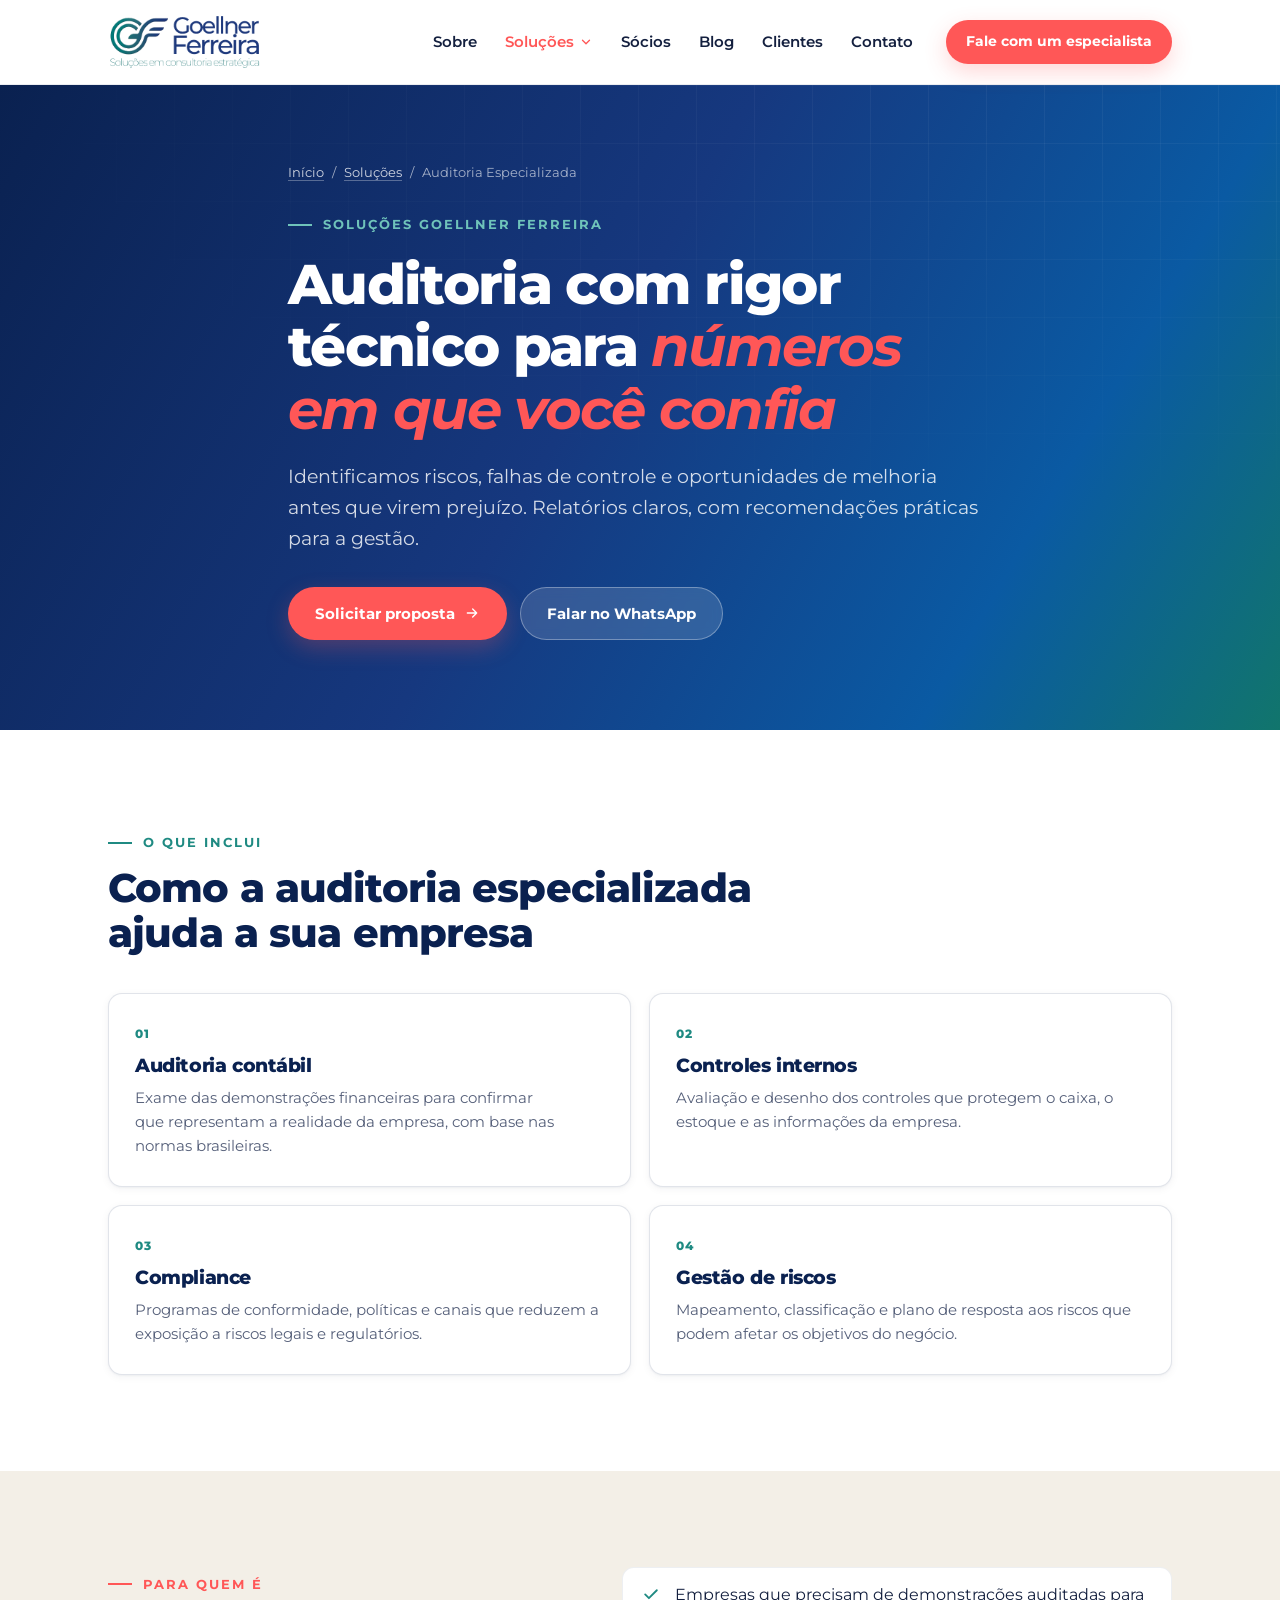
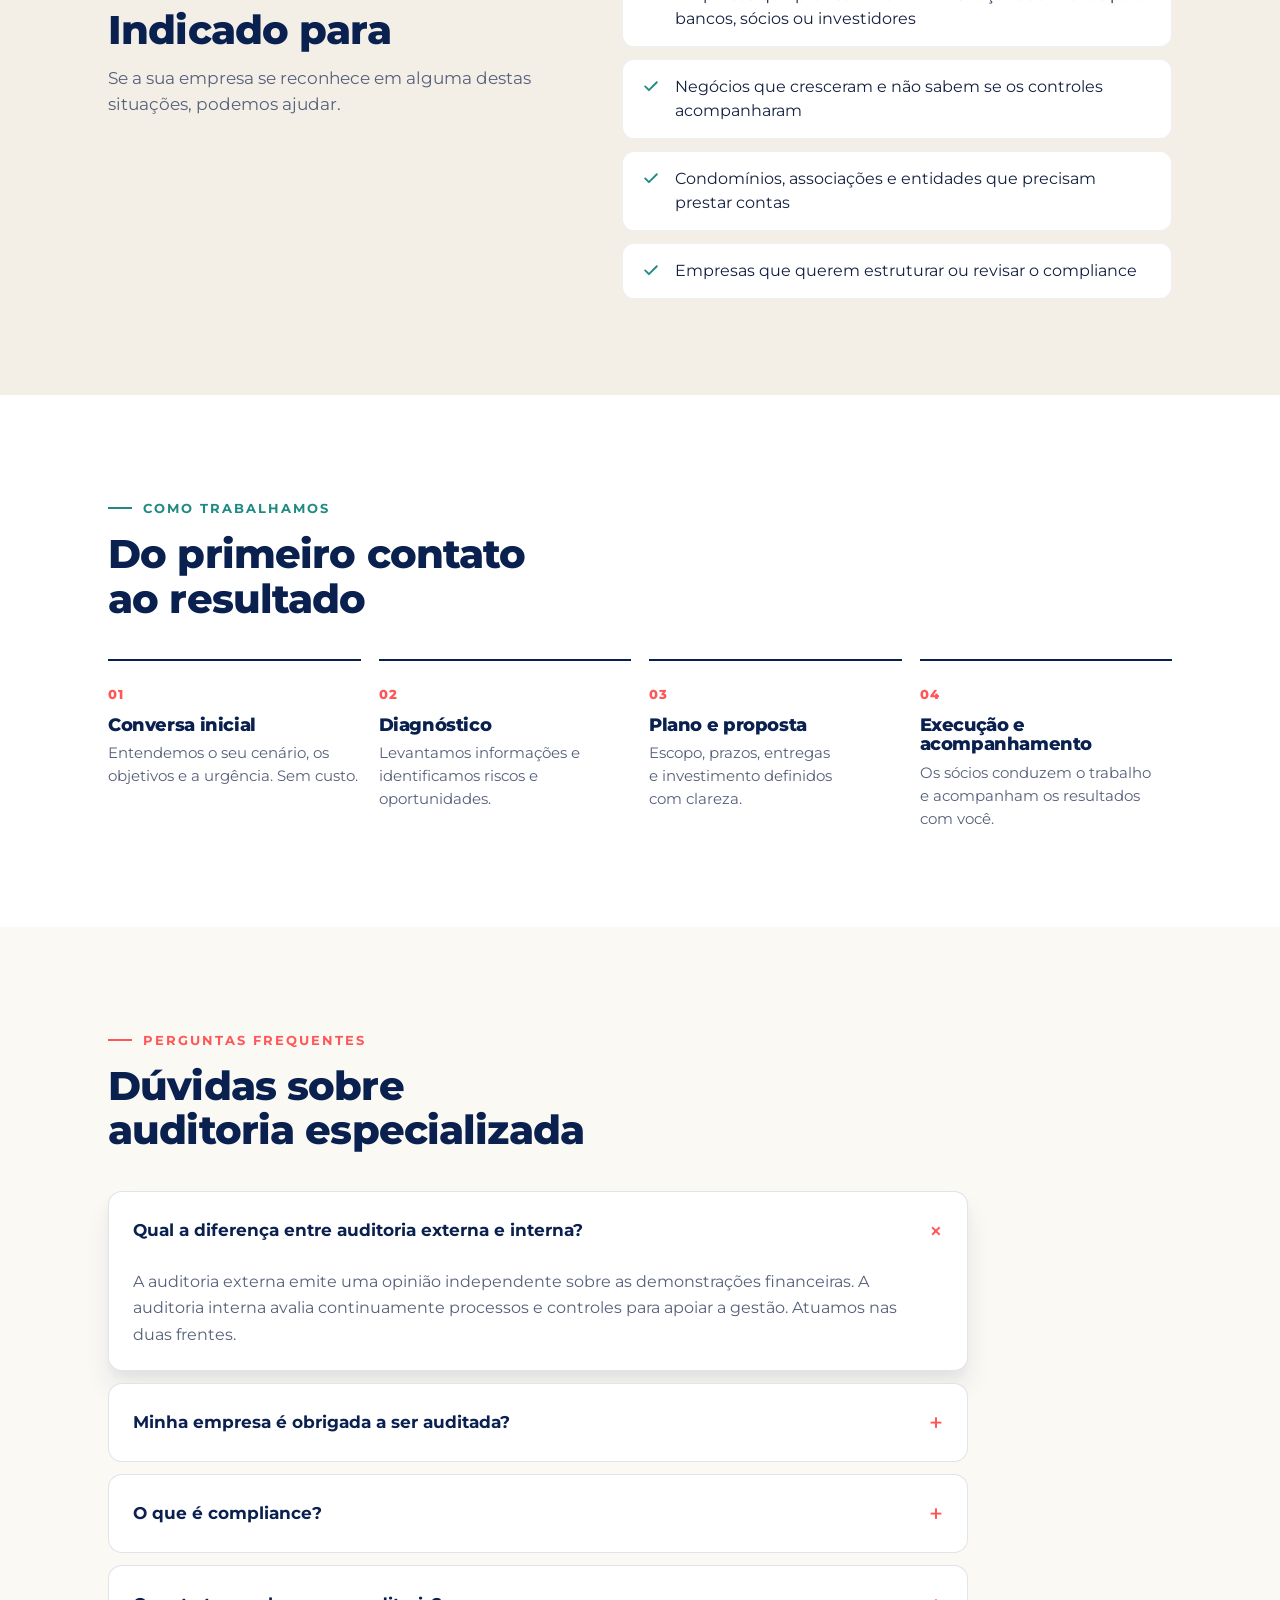
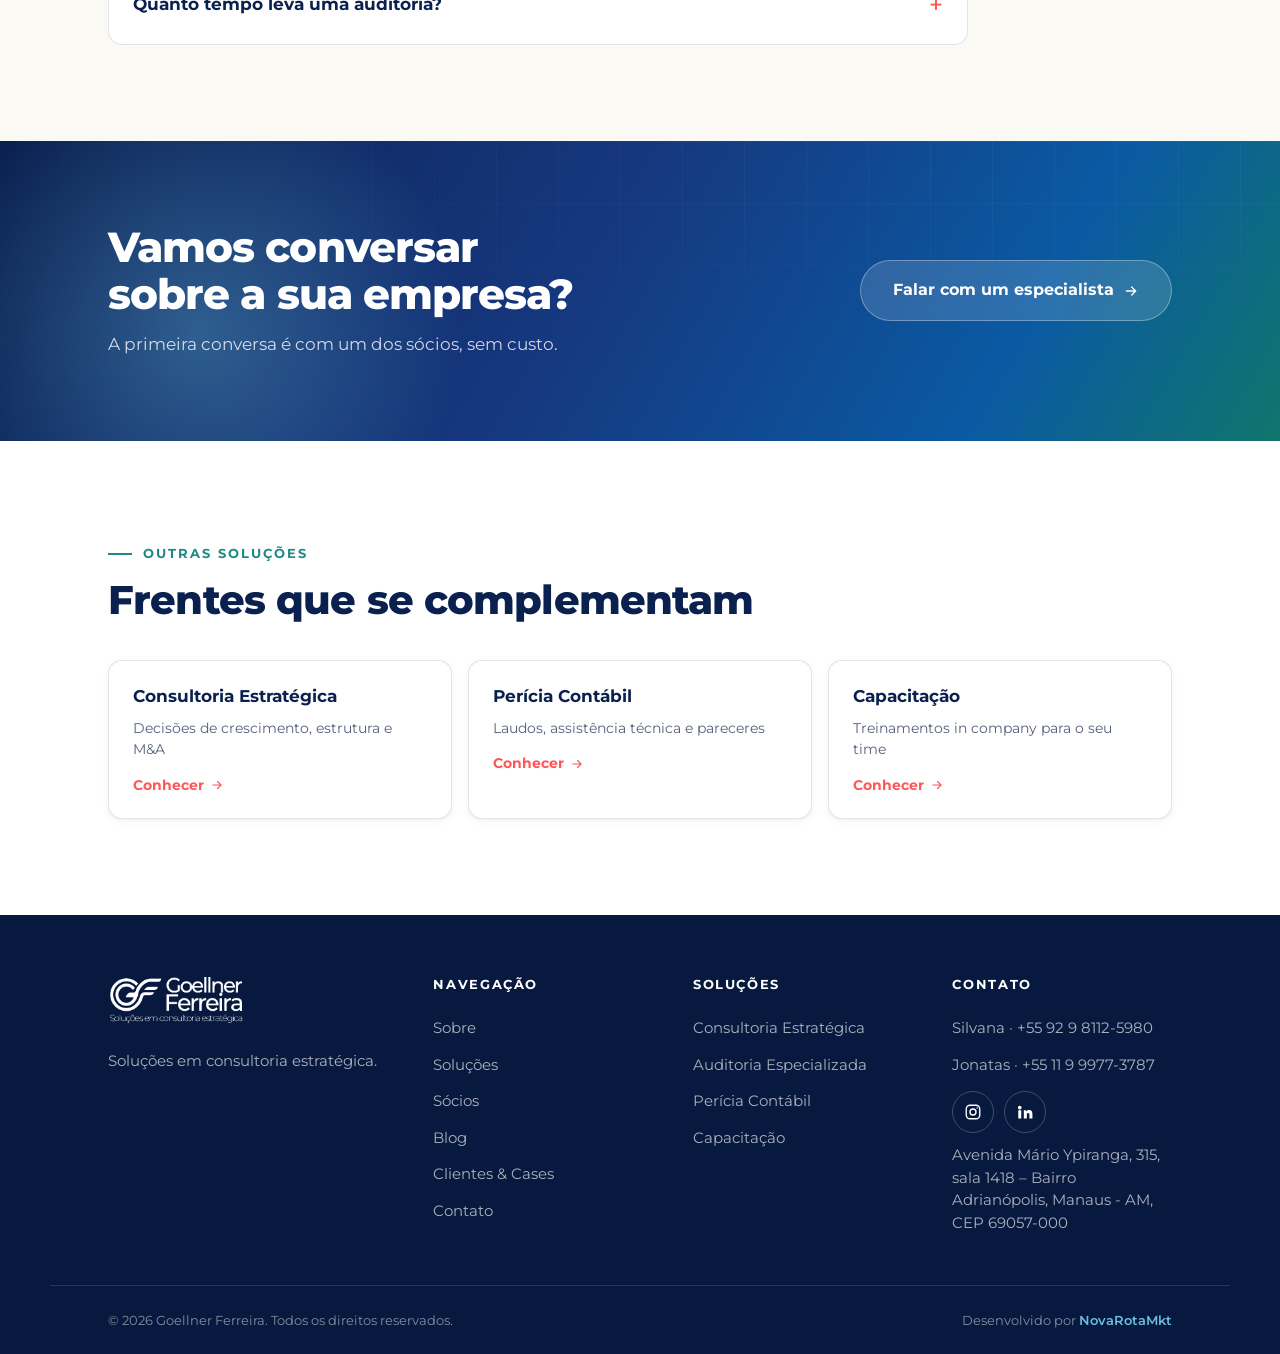
<file: auditoria.html>
<!DOCTYPE html>
<html lang="pt-BR">
<head>
<meta charset="UTF-8" />
<meta name="viewport" content="width=device-width, initial-scale=1.0" />
<title>Auditoria Contábil, Controles Internos e Compliance | Goellner Ferreira</title>
<meta name="description" content="Auditoria contábil, auditoria interna, controles internos, compliance e gestão de riscos com rigor técnico. Atendimento em Manaus, São Paulo e todo o Brasil." />
<meta name="robots" content="index, follow, max-image-preview:large" />
<meta name="author" content="Goellner Ferreira" />
<meta http-equiv="Content-Security-Policy" content="upgrade-insecure-requests" />
<meta name="google-site-verification" content="rAgCxMST4KZm6oVGgLvI1iyK0p1eZShSmcv3sGeHXk4" />
<!-- Google tag (gtag.js) -->
<script async src="https://www.googletagmanager.com/gtag/js?id=G-H2V8YQGPY5"></script>
<script>window.dataLayer=window.dataLayer||[];function gtag(){dataLayer.push(arguments);}gtag('js',new Date());gtag('config','G-H2V8YQGPY5');</script>
<link rel="canonical" href="https://goellnerferreira.com.br/auditoria.html" />
<meta property="og:type" content="website" />
<meta property="og:title" content="Auditoria Contábil, Controles Internos e Compliance | Goellner Ferreira" />
<meta property="og:description" content="Auditoria contábil, auditoria interna, controles internos, compliance e gestão de riscos com rigor técnico. Atendimento em Manaus, São Paulo e todo o Brasil." />
<meta property="og:url" content="https://goellnerferreira.com.br/auditoria.html" />
<meta property="og:image" content="https://goellnerferreira.com.br/assets/logo-gf.png" />
<meta property="og:site_name" content="Goellner Ferreira" />
<meta property="og:locale" content="pt_BR" />
<meta name="twitter:card" content="summary_large_image" />
<link rel="alternate" type="application/rss+xml" title="Blog Goellner Ferreira" href="https://goellnerferreira.com.br/blog/rss.php" />
<script type="application/ld+json">{"@context":"https://schema.org","@graph":[{"@type":"Service","name":"Auditoria Especializada","serviceType":"Auditoria Especializada","description":"Auditoria contábil, auditoria interna, controles internos, compliance e gestão de riscos com rigor técnico. Atendimento em Manaus, São Paulo e todo o Brasil.","url":"https://goellnerferreira.com.br/auditoria.html","areaServed":{"@type":"Country","name":"Brasil"},"provider":{"@type":"ProfessionalService","@id":"https://goellnerferreira.com.br/#org","name":"Goellner Ferreira","url":"https://goellnerferreira.com.br/"},"hasOfferCatalog":{"@type":"OfferCatalog","name":"Auditoria Especializada","itemListElement":[{"@type":"Offer","itemOffered":{"@type":"Service","name":"Auditoria contábil","description":"Exame das demonstrações financeiras para confirmar que representam a realidade da empresa, com base nas normas brasileiras."}},{"@type":"Offer","itemOffered":{"@type":"Service","name":"Controles internos","description":"Avaliação e desenho dos controles que protegem o caixa, o estoque e as informações da empresa."}},{"@type":"Offer","itemOffered":{"@type":"Service","name":"Compliance","description":"Programas de conformidade, políticas e canais que reduzem a exposição a riscos legais e regulatórios."}},{"@type":"Offer","itemOffered":{"@type":"Service","name":"Gestão de riscos","description":"Mapeamento, classificação e plano de resposta aos riscos que podem afetar os objetivos do negócio."}}]}},{"@type":"FAQPage","mainEntity":[{"@type":"Question","name":"Qual a diferença entre auditoria externa e interna?","acceptedAnswer":{"@type":"Answer","text":"A auditoria externa emite uma opinião independente sobre as demonstrações financeiras. A auditoria interna avalia continuamente processos e controles para apoiar a gestão. Atuamos nas duas frentes."}},{"@type":"Question","name":"Minha empresa é obrigada a ser auditada?","acceptedAnswer":{"@type":"Answer","text":"Depende do porte, do tipo societário e de exigências de bancos, investidores ou órgãos reguladores. Na primeira conversa avaliamos o seu caso."}},{"@type":"Question","name":"O que é compliance?","acceptedAnswer":{"@type":"Answer","text":"É o conjunto de políticas e controles que garante que a empresa cumpra leis, normas e regras internas, reduzindo riscos de multas, fraudes e danos à reputação."}},{"@type":"Question","name":"Quanto tempo leva uma auditoria?","acceptedAnswer":{"@type":"Answer","text":"Varia com o tamanho da empresa e o escopo. Após o diagnóstico inicial, apresentamos um cronograma com prazos e entregas definidos."}}]},{"@type":"BreadcrumbList","itemListElement":[{"@type":"ListItem","position":1,"name":"Início","item":"https://goellnerferreira.com.br/"},{"@type":"ListItem","position":2,"name":"Soluções","item":"https://goellnerferreira.com.br/#solucoes"},{"@type":"ListItem","position":3,"name":"Auditoria Especializada","item":"https://goellnerferreira.com.br/auditoria.html"}]}]}</script>
<link rel="icon" type="image/png" href="assets/gf-symbol.png" />
<link rel="preconnect" href="https://fonts.googleapis.com" />
<link rel="preconnect" href="https://fonts.gstatic.com" crossorigin />
<link href="https://fonts.googleapis.com/css2?family=Montserrat:ital,wght@0,400;0,500;0,600;0,700;0,800;1,500;1,600&display=swap" rel="stylesheet" />
<style>
:root{
  --navy-900:#07193f;--navy-800:#0a2150;--navy-700:#102a63;--navy-600:#16387f;
  --royal:#0e76cf;--royal-deep:#0a5aa3;--sky:#6cbfe0;
  --teal-700:#11756c;--teal-600:#1f8a82;--teal-300:#6fc3ba;
  --coral:#ff5757;--coral-deep:#e23f3f;
  --cream:#f3efe7;--cream-2:#ebe5d8;--paper:#fff;--paper-2:#fbf9f4;
  --ink:#14203f;--muted:#56607a;--faint:#8992a8;
  --line:rgba(10,33,80,.12);--line-2:rgba(10,33,80,.07);
  --grad-brand:linear-gradient(120deg,var(--navy-800) 0%,var(--navy-600) 46%,var(--royal-deep) 78%,var(--teal-700) 100%);
  --font:"Montserrat",system-ui,sans-serif;
  --r:14px;--r-lg:22px;
  --sh-sm:0 1px 2px rgba(16,30,68,.04),0 2px 8px rgba(16,30,68,.05);
  --sh-md:0 6px 8px rgba(10,33,80,.03),0 18px 26px rgba(10,33,80,.08);
  --max:1180px;--gut:clamp(20px,5vw,58px);
}
*{box-sizing:border-box;margin:0;padding:0}
body{font-family:var(--font);background:var(--paper);color:var(--ink);font-size:16.5px;line-height:1.55;-webkit-font-smoothing:antialiased;text-rendering:optimizeLegibility}
h1,h2,h3,h4{font-weight:800;line-height:1.12;letter-spacing:-.022em;color:var(--navy-800);text-wrap:balance}
p{text-wrap:pretty}
a{color:inherit;text-decoration:none}
a:hover{color:var(--coral)}
img{display:block;max-width:100%}
.wrap{max-width:var(--max);margin:0 auto;padding-inline:var(--gut)}
.sec{padding-block:clamp(58px,7.5vw,104px)}
.sec.cream{background:var(--cream)}
.sec.paper2{background:var(--paper-2)}
.kicker{display:inline-flex;align-items:center;gap:11px;font-size:12.5px;font-weight:700;letter-spacing:.16em;text-transform:uppercase;color:var(--coral)}
.kicker::before{content:"";width:24px;height:2px;background:var(--coral)}
.kicker.teal{color:var(--teal-600)}.kicker.teal::before{background:var(--teal-600)}
.btn{display:inline-flex;align-items:center;gap:9px;font-family:var(--font);font-size:15px;font-weight:700;padding:14px 26px;border-radius:999px;border:1.5px solid transparent;cursor:pointer;transition:transform .18s,box-shadow .22s,background .2s,color .2s,border-color .2s;white-space:nowrap}
.btn svg{width:16px;height:16px}
.btn:hover{color:inherit}
.btn-coral{background:var(--coral);color:#fff;box-shadow:0 8px 22px rgba(255,87,87,.26)}
.btn-coral:hover{transform:translateY(-2px);color:#fff;filter:brightness(1.05)}
.btn-navy{background:var(--navy-800);color:#fff}
.btn-navy:hover{transform:translateY(-2px);color:#fff;background:var(--navy-900)}
.btn-ghost{border-color:var(--line);color:var(--navy-800);background:var(--paper)}
.btn-ghost:hover{border-color:var(--navy-700);color:var(--navy-800)}
.btn-light{background:rgba(255,255,255,.14);color:#fff;border-color:rgba(255,255,255,.32);backdrop-filter:blur(6px)}
.btn-light:hover{background:rgba(255,255,255,.22);color:#fff}
.btn-sm{padding:11px 20px;font-size:14px}
.strip{background:var(--navy-900);color:#fff;font-size:13.5px;font-weight:600;text-align:center;padding:9px 20px}
.strip b{color:var(--sky);font-weight:700}
.strip a{color:#fff;text-decoration:underline;text-underline-offset:3px;text-decoration-color:rgba(255,255,255,.4)}
.strip a:hover{color:var(--sky);text-decoration-color:var(--sky)}
.hdr{position:sticky;top:0;z-index:60;background:rgba(255,255,255,.88);backdrop-filter:blur(14px);border-bottom:1px solid var(--line-2);transition:box-shadow .3s,border-color .3s}
.hdr[data-stuck="true"]{border-bottom-color:var(--line);box-shadow:0 4px 20px rgba(16,30,68,.05)}
.nav{display:flex;align-items:center;gap:26px;height:84px}
.nav-logo{height:58px;width:auto}
.nav-links{display:flex;gap:2px;margin-left:auto}
.nav-link{font-size:14.5px;font-weight:600;color:var(--ink);padding:9px 15px;border-radius:999px;transition:.16s}
.nav-link:hover{background:var(--cream);color:var(--coral)}
.burger{margin-left:auto;display:none;flex-direction:column;gap:5px;background:none;border:none;cursor:pointer;padding:8px}
.burger span{width:26px;height:2px;background:var(--navy-800);border-radius:2px}
.mmenu{display:none;flex-direction:column;padding:10px var(--gut) 22px;background:var(--paper-2);border-bottom:1px solid var(--line)}
.mmenu.open{display:flex}
.mmenu a{padding:13px 6px;font-weight:600;border-bottom:1px solid var(--line-2)}
.mmenu .btn{margin-top:14px;justify-content:center}
.hero{position:relative;min-height:clamp(500px,68vh,740px);display:flex;align-items:center;overflow:hidden;isolation:isolate;background:var(--grad-brand)}
.hero-grid-tex{position:absolute;inset:0;background-image:linear-gradient(rgba(255,255,255,.05) 1px,transparent 1px),linear-gradient(90deg,rgba(255,255,255,.05) 1px,transparent 1px);background-size:58px 58px;-webkit-mask-image:radial-gradient(120% 100% at 78% 0%,#000,transparent 70%);mask-image:radial-gradient(120% 100% at 78% 0%,#000,transparent 70%);z-index:1}
.hero-glow{position:absolute;right:-10%;top:-32%;width:56vw;max-width:680px;aspect-ratio:1;background:radial-gradient(circle,rgba(108,191,224,.24),rgba(31,138,130,.12) 46%,transparent 68%);z-index:1}
.hero-glow-2{position:absolute;left:-12%;bottom:-40%;width:42vw;max-width:480px;aspect-ratio:1;background:radial-gradient(circle,rgba(255,87,87,.1),transparent 66%);z-index:1}
.hero-in{position:relative;z-index:3;display:grid;grid-template-columns:1.1fr .9fr;gap:clamp(36px,5vw,80px);align-items:stretch;padding-block:clamp(40px,5.5vw,76px)}
.hero-in>div:first-child{display:flex;flex-direction:column;justify-content:center}
.hero h1{font-size:clamp(36px,5vw,60px);margin-top:20px;letter-spacing:-.032em;color:#fff}
.hero h1 em{font-style:italic;font-weight:700;color:var(--coral)}
.hero-sub{font-size:clamp(16.5px,1.45vw,19px);color:rgba(255,255,255,.8);margin-top:20px;max-width:46ch;line-height:1.65}
.hero-cta{display:flex;gap:13px;margin-top:34px;flex-wrap:wrap}
.hero-meta{display:flex;align-items:center;gap:13px;margin-top:30px;padding-top:24px;border-top:1px solid rgba(255,255,255,.16)}
.faces{display:flex}
.faces img{width:46px;height:46px;border-radius:50%;object-fit:cover;border:2.5px solid rgba(255,255,255,.3)}
.faces img+img{margin-left:-14px}
.hero-meta .t{font-size:13.5px;color:rgba(255,255,255,.66);line-height:1.45}
.hero-meta .t b{color:#fff;display:block;font-size:14px}
.hero .kicker{color:var(--teal-300)}.hero .kicker::before{background:var(--teal-300)}
.panel{position:relative;min-height:420px;background:rgba(255,255,255,.08);border:1px solid rgba(255,255,255,.18);border-radius:var(--r-lg);padding:clamp(30px,3.4vw,40px);backdrop-filter:blur(14px);box-shadow:0 30px 60px rgba(0,0,0,.2);display:flex;flex-direction:column}
.panel-slide{display:none;flex-direction:column;flex:1;animation:fadein .5s ease}
.panel-slide.active{display:flex}
@keyframes fadein{from{opacity:0;transform:translateY(6px)}to{opacity:1;transform:none}}
.panel-h{display:flex;align-items:center;justify-content:space-between;margin-bottom:22px}
.panel-h span:first-child{font-size:11.5px;font-weight:700;letter-spacing:.14em;text-transform:uppercase;color:rgba(255,255,255,.6)}
.pulse{width:8px;height:8px;border-radius:50%;background:var(--teal-300);box-shadow:0 0 0 4px rgba(111,195,186,.22);animation:pulsing 2s infinite}
@keyframes pulsing{0%,100%{box-shadow:0 0 0 4px rgba(111,195,186,.22)}50%{box-shadow:0 0 0 9px rgba(111,195,186,.06)}}
.stat-grid{display:grid;grid-template-columns:1fr 1fr;gap:1px;background:rgba(255,255,255,.14);border-radius:14px;overflow:hidden;flex:1}
.stat-cell{background:rgba(10,33,80,.3);padding:24px 20px;display:flex;flex-direction:column;gap:9px;justify-content:center}
.stat-cell .v{font-size:clamp(30px,3.2vw,40px);font-weight:800;color:#fff;letter-spacing:-.03em;line-height:1}
.stat-cell .v span{font-size:14px;color:var(--teal-300);margin-left:3px;font-weight:700}
.stat-cell .l{font-size:13px;color:rgba(255,255,255,.6);line-height:1.4}
.panel-note{margin-top:18px;font-size:13.5px;color:rgba(255,255,255,.7);line-height:1.55;border-top:1px solid rgba(255,255,255,.12);padding-top:16px}
.panel-post{display:flex;flex-direction:column;flex:1;border-radius:14px;overflow:hidden;background:rgba(10,33,80,.3);text-decoration:none;color:#fff;transition:background .2s}
.panel-post:hover{background:rgba(10,33,80,.42);color:#fff}
.panel-post-cov{height:180px;overflow:hidden}
.panel-post-cov img{width:100%;height:100%;object-fit:cover;object-position:50% 25%}
.panel-post-b{padding:20px 22px 22px;display:flex;flex-direction:column;gap:10px;flex:1}
.panel-post-tag{font-size:11px;font-weight:700;letter-spacing:.06em;text-transform:uppercase;color:var(--teal-300);align-self:flex-start}
.panel-post-b h4{color:#fff;font-size:18px;line-height:1.32;font-weight:700}
.panel-post-b p{color:rgba(255,255,255,.7);font-size:13.5px;line-height:1.55}
.panel-post-link{margin-top:auto;font-size:13px;font-weight:700;color:var(--coral);display:inline-flex;align-items:center;gap:6px}
.panel-post-link svg{width:14px;height:14px}
.panel-about{flex:1;display:flex;flex-direction:column;gap:18px;justify-content:center}
.panel-about>p{font-size:15.5px;color:rgba(255,255,255,.82);line-height:1.65}
.panel-about-faces{display:flex;align-items:center;gap:14px}
.panel-about-faces img{width:50px;height:50px;border-radius:50%;object-fit:cover;border:2px solid rgba(255,255,255,.24);flex:none}
.panel-about-faces div{display:flex;flex-direction:column}
.panel-about-faces b{color:#fff;font-size:15px}
.panel-about-faces span{font-size:12.5px;color:rgba(255,255,255,.6);margin-top:2px}
.panel-dots{display:flex;justify-content:center;gap:9px;margin-top:22px}
.panel-dot{width:8px;height:8px;border-radius:50%;background:rgba(255,255,255,.26);border:none;cursor:pointer;padding:0;transition:.25s}
.panel-dot.active{background:var(--coral);box-shadow:0 0 0 3px rgba(255,87,87,.24)}
.trust{background:var(--paper);border-block:1px solid var(--line-2);padding-block:clamp(34px,4vw,52px)}
.trust-l{font-size:11.5px;font-weight:700;letter-spacing:.16em;text-transform:uppercase;color:var(--faint);text-align:center;margin-bottom:26px}
.trust-more{font-size:13.5px;font-weight:700;color:var(--navy-700);text-decoration:underline;text-underline-offset:3px}.trust-more:hover{color:var(--coral)}
.marquee{overflow:hidden;-webkit-mask-image:linear-gradient(90deg,transparent,#000 8%,#000 92%,transparent);mask-image:linear-gradient(90deg,transparent,#000 8%,#000 92%,transparent)}
.marquee-track{display:flex;align-items:center;gap:clamp(40px,6vw,76px);width:max-content;animation:marquee 26s linear infinite}
.marquee-track img{height:36px;width:auto;flex:none;filter:grayscale(1) opacity(.55);transition:filter .22s}
.marquee-track img:hover{filter:none}
.marquee:hover .marquee-track{animation-play-state:paused}
@keyframes marquee{from{transform:translateX(0)}to{transform:translateX(-50%)}}
@media(prefers-reduced-motion:reduce){.marquee-track{animation:none}}
.split{display:grid;grid-template-columns:.82fr 1.18fr;gap:clamp(34px,5vw,80px);align-items:start}
.split-aside{position:sticky;top:112px}
.split-aside h2{font-size:clamp(28px,3.4vw,44px);margin-top:16px}
.split-aside p{color:var(--muted);margin-top:16px;font-size:16.5px}
.about-body p{font-size:17.5px;color:var(--muted);margin-bottom:20px;line-height:1.7}
.about-body strong{color:var(--navy-800);font-weight:700}
.mvv{display:grid;gap:2px;margin-top:12px;border-top:1px solid var(--line)}
.mvv-i{display:grid;grid-template-columns:130px 1fr;gap:22px;padding:24px 0;border-bottom:1px solid var(--line)}
.mvv-i .k{font-size:12.5px;font-weight:700;letter-spacing:.13em;text-transform:uppercase;color:var(--teal-600);padding-top:3px}
.mvv-i p{font-size:16px;color:var(--muted);line-height:1.65;margin:0}
.grid4{display:grid;grid-template-columns:repeat(4,1fr);gap:18px}
.scard{background:var(--paper);border:1px solid var(--line);border-radius:var(--r);padding:28px 26px 30px;box-shadow:var(--sh-sm);transition:transform .2s,box-shadow .24s}
.scard:hover{transform:translateY(-4px);box-shadow:var(--sh-md)}
.scard .num{font-size:12px;font-weight:800;letter-spacing:.12em;color:var(--faint)}
.badge{width:50px;height:50px;border-radius:13px;background:var(--grad-brand);display:grid;place-items:center;color:#fff;margin:20px 0 20px;box-shadow:0 6px 16px rgba(10,33,80,.18)}
.badge svg{width:24px;height:24px}
.scard h3{font-size:18px}
.scard p{font-size:14.5px;color:var(--muted);margin-top:10px;line-height:1.6}
.scard{display:flex;flex-direction:column}.smore{margin-top:auto;padding-top:20px;display:inline-flex;align-items:center;gap:7px;font-size:13.5px;font-weight:700;color:var(--coral)}.smore svg{width:15px;height:15px;transition:transform .2s}.smore:hover svg{transform:translateX(3px)}
.scard ul{list-style:none;margin-top:16px;display:grid;gap:7px}
.scard li{font-size:13px;color:var(--muted);padding-left:16px;position:relative}
.scard li::before{content:"";position:absolute;left:0;top:8px;width:5px;height:5px;border-radius:50%;background:var(--teal-300)}
.people{display:grid;gap:20px}
.person{display:grid;grid-template-columns:250px 1fr;gap:clamp(24px,3vw,44px);background:var(--paper);border:1px solid var(--line);border-radius:var(--r-lg);overflow:hidden;box-shadow:var(--sh-sm)}
.person img{width:100%;height:100%;object-fit:cover;min-height:270px}
.person-b{padding:clamp(26px,3vw,40px) clamp(26px,3vw,40px) clamp(26px,3vw,40px) 0}
.person-b .role{font-size:12.5px;font-weight:700;letter-spacing:.12em;text-transform:uppercase;color:var(--coral)}
.person-b h3{font-size:clamp(21px,2.2vw,28px);margin-top:8px}
.person-b p{font-size:15.5px;color:var(--muted);margin-top:14px;line-height:1.68}
.plink{display:inline-block;margin-top:18px;font-size:13.5px;font-weight:700;color:var(--royal-deep);text-decoration:underline;text-underline-offset:3px}.plink:hover{color:var(--coral)}
.creds{display:flex;flex-wrap:wrap;gap:8px;margin-top:20px}
.cred{font-size:12px;font-weight:600;color:var(--navy-700);background:var(--cream);border:1px solid var(--line-2);padding:6px 12px;border-radius:999px}
.quote{background:var(--cream-2);border-radius:var(--r-lg);padding:clamp(32px,4.5vw,64px);margin-top:24px}
.quote p{font-size:clamp(20px,2.4vw,30px);font-weight:600;font-style:italic;color:var(--navy-800);line-height:1.42;letter-spacing:-.02em;max-width:32ch}
.quote .who{font-size:13.5px;font-weight:700;letter-spacing:.1em;text-transform:uppercase;color:var(--muted);margin-top:24px}
.bhead{display:flex;align-items:flex-end;justify-content:space-between;gap:24px;flex-wrap:wrap;margin-bottom:40px}
.bhead h2{font-size:clamp(27px,3.3vw,42px);margin-top:14px}
.bgrid{display:grid;grid-template-columns:1.05fr .95fr;gap:24px;align-items:stretch}
.bfeat{display:flex;flex-direction:column;background:var(--paper);border:1px solid var(--line);border-radius:var(--r-lg);overflow:hidden;box-shadow:var(--sh-sm);transition:transform .2s,box-shadow .24s}
.bfeat:hover{transform:translateY(-4px);box-shadow:var(--sh-md)}
.bcov{position:relative;flex:1;min-height:230px;background:var(--cream-2);overflow:hidden}
.bcov img{position:absolute;inset:0;width:100%;height:100%;object-fit:cover;object-position:50% 22%;transition:transform .35s}
.bfeat:hover .bcov img{transform:scale(1.04)}
.chip{position:absolute;top:16px;left:16px;font-size:11.5px;font-weight:700;letter-spacing:.05em;text-transform:uppercase;color:#fff;background:var(--coral);padding:6px 13px;border-radius:999px}
.chip.sm{position:static;color:var(--coral);background:rgba(255,87,87,.12);align-self:flex-start}
.bfeat-b{padding:26px 28px 30px}
.bfeat-b h3{font-size:clamp(19px,2vw,26px);line-height:1.22}
.bfeat-b p{color:var(--muted);font-size:15.5px;margin-top:12px}
.bmeta{display:flex;align-items:center;gap:9px;font-size:12.5px;color:var(--faint);font-weight:500;margin-top:18px}
.bdot{width:3px;height:3px;border-radius:50%;background:var(--faint)}
.blist{display:flex;flex-direction:column;gap:18px}
.bitem{display:flex;gap:18px;background:var(--paper);border:1px solid var(--line);border-radius:var(--r);padding:16px;box-shadow:var(--sh-sm);transition:transform .2s,box-shadow .24s}
.bitem:hover{transform:translateY(-3px);box-shadow:var(--sh-md)}
.bthumb{flex:none;width:112px;border-radius:10px;overflow:hidden;background:var(--cream-2);display:grid;place-items:center}
.bthumb img{width:100%;height:100%;object-fit:cover}
.bthumb .fb{color:var(--faint)}
.bthumb .fb svg{width:24px;height:24px}
.bitem-b{display:flex;flex-direction:column;gap:8px;padding:4px 4px 4px 0}
.bitem-b h4{font-size:16.5px;line-height:1.28}
.bitem-b .bmeta{margin-top:auto}
.cta{background:var(--grad-brand);color:#fff;position:relative;overflow:hidden;isolation:isolate}
.cta::before{content:"";position:absolute;inset:0;background-image:linear-gradient(rgba(255,255,255,.05) 1px,transparent 1px),linear-gradient(90deg,rgba(255,255,255,.05) 1px,transparent 1px);background-size:62px 62px;-webkit-mask-image:radial-gradient(120% 100% at 78% 0%,#000,transparent 72%);mask-image:radial-gradient(120% 100% at 78% 0%,#000,transparent 72%);z-index:-1}
.cta::after{content:"";position:absolute;left:-8%;bottom:-64%;width:50vw;max-width:600px;aspect-ratio:1;background:radial-gradient(circle,rgba(108,191,224,.34),transparent 62%);z-index:-1}
.cta-in{display:flex;align-items:center;justify-content:space-between;gap:36px;flex-wrap:wrap;padding-block:clamp(54px,6.5vw,88px)}
.cta h2{color:#fff;font-size:clamp(27px,3.3vw,44px);max-width:19ch}
.cta p{color:rgba(255,255,255,.8);margin-top:14px;max-width:42ch}
.cgrid{display:grid;grid-template-columns:.85fr 1.15fr;gap:clamp(34px,5vw,72px)}
.ci{display:flex;gap:15px;align-items:flex-start;margin-top:24px}
.ci-ic{flex:none;width:46px;height:46px;border-radius:12px;background:rgba(255,87,87,.1);color:var(--coral);display:grid;place-items:center}
.ci-ic svg{width:20px;height:20px}
.ci h4{font-size:12.5px;color:var(--faint);font-weight:700;letter-spacing:.06em;text-transform:uppercase}
.ci p{font-size:16.5px;color:var(--ink);margin-top:3px}
.form{background:var(--paper);border:1px solid var(--line);border-radius:var(--r-lg);padding:clamp(26px,3vw,40px);box-shadow:var(--sh-md)}
.frow{display:grid;grid-template-columns:1fr 1fr;gap:16px}
.fld{margin-top:16px}
.fld:first-child{margin-top:0}
.frow>.fld{margin-top:0}
.frow{margin-top:16px}
.frow:first-child{margin-top:0}
.fld label{display:block;font-size:12.5px;font-weight:700;color:var(--muted);margin-bottom:7px}
.fld input,.fld textarea,.fld select{width:100%;font-family:var(--font);font-size:15.5px;color:var(--ink);background:var(--paper-2);border:1.5px solid var(--line);border-radius:11px;padding:13px 15px;transition:.18s}
.fld textarea{resize:vertical;min-height:118px}
.fld input:focus,.fld textarea:focus,.fld select:focus{outline:none;border-color:var(--coral);box-shadow:0 0 0 4px rgba(255,87,87,.12);background:#fff}
.form .btn{width:100%;justify-content:center;margin-top:22px}
.fnote{font-size:12.5px;color:var(--faint);text-align:center;margin-top:14px}
.ftr{background:var(--navy-900);color:rgba(255,255,255,.7)}
.ftr-top{display:grid;grid-template-columns:1.3fr 1fr 1fr 1fr;gap:40px;padding-block:60px 44px}
.ftr-logo{height:50px;margin-bottom:18px;filter:brightness(0) invert(1)}
.ftr-about{font-size:14.5px;line-height:1.65;max-width:32ch}
.ftr h5{color:#fff;font-size:12.5px;letter-spacing:.13em;text-transform:uppercase;margin-bottom:16px;font-weight:700}
.ftr-col a,.ftr-col p{display:block;font-size:14.5px;color:rgba(255,255,255,.66);padding:7px 0;overflow-wrap:anywhere}
.ftr-col a:hover{color:var(--sky)}
.ftr-bot{border-top:1px solid rgba(255,255,255,.12);padding-block:24px;display:flex;justify-content:space-between;gap:14px;flex-wrap:wrap;font-size:13px;color:rgba(255,255,255,.5)}
.ftr-bot a{color:var(--sky);font-weight:600}
.rv{opacity:0;transform:translateY(20px);transition:opacity .6s ease,transform .6s ease}
.rv.in{opacity:1;transform:none}
@media (prefers-reduced-motion:reduce){.rv{opacity:1;transform:none;transition:none}}
@media(max-width:860px){
  .nav-links{display:none}.burger{display:flex}
  .hdr .nav>.btn{display:none}
  .hero-in,.split,.bgrid,.cgrid{grid-template-columns:1fr}
  .split-aside{position:static}
  .grid4{grid-template-columns:1fr 1fr}
  .person{grid-template-columns:200px 1fr}
  .ftr-top{grid-template-columns:1fr 1fr}
}
@media(max-width:640px){
  body{font-size:16px}
  .grid4{grid-template-columns:1fr}
  .person{grid-template-columns:1fr}
  .person img{min-height:230px}
  .person-b{padding:24px}
  .mvv-i{grid-template-columns:1fr;gap:8px}
  .frow{grid-template-columns:1fr}
  .bitem{flex-direction:column}
  .bthumb{width:100%;aspect-ratio:16/9}
  .ftr-top{grid-template-columns:1fr}
  .nav{height:70px}.nav-logo{height:48px}
}
.faddr{line-height:1.55!important;max-width:30ch}.fsoc{display:flex!important;gap:10px;padding:8px 0 4px!important}.fsoc a{display:grid!important;place-items:center;width:42px;height:42px;padding:0!important;border-radius:50%;border:1px solid rgba(255,255,255,.22);color:#fff!important;transition:background .2s,border-color .2s}.fsoc a:hover{background:var(--coral,#ff5757);border-color:var(--coral,#ff5757)}.fsoc svg{width:18px;height:18px}</style>
<style>/*ftr-mobile*/
@media(max-width:860px){.ftr-top{grid-template-columns:1fr 1fr!important;gap:32px 24px!important}.ftr-top>.ftr-col:first-child{grid-column:1/-1}}
@media(max-width:640px){
.ftr-top{grid-template-columns:1fr!important;gap:30px!important;padding-block:44px 30px!important}
.ftr-col h5{margin-bottom:12px!important}
.ftr-col:nth-child(2){display:grid!important;grid-template-columns:1fr 1fr;column-gap:14px}
.ftr-col:nth-child(2) h5{grid-column:1/-1}
.ftr-col a{padding:10px 0!important;font-size:15px!important;border-bottom:1px solid rgba(255,255,255,.08)}
.ftr-col:nth-child(3) a{display:flex!important;align-items:center;min-height:44px;padding:8px 0!important}
.ftr-col:first-child a{border-bottom:0}
.ftr-bot,.ftr-bottom{flex-direction:column!important;align-items:flex-start!important;gap:8px!important;padding-block:20px 26px!important;font-size:12.5px!important}
}</style>
<style id="gfh-css">
.gfh{position:sticky;top:0;z-index:80;background:rgba(255,255,255,.92);-webkit-backdrop-filter:blur(14px);backdrop-filter:blur(14px);border-bottom:1px solid rgba(10,33,80,.08);font-family:"Montserrat",system-ui,sans-serif;transition:box-shadow .3s}
.gfh[data-stuck="true"]{box-shadow:0 4px 20px rgba(16,30,68,.06)}
.gfh *{box-sizing:border-box}
.gfh-in{max-width:1180px;margin:0 auto;padding:0 clamp(20px,5vw,58px);display:flex;align-items:center;gap:20px;height:84px}
.gfh-logo{display:flex;flex:none}.gfh-logo img{height:56px;width:auto;display:block}
.gfh-links{display:flex;align-items:center;gap:2px;margin-left:auto}
.gfh-links a{font-size:14.5px;font-weight:600;color:#14203f;padding:9px 13px;border-radius:999px;text-decoration:none;white-space:nowrap;transition:background .16s,color .16s}
.gfh-links a:hover{background:#f3efe7;color:#ff5757}
.gfh-links a.on{color:#ff5757}
.gfh-wm{display:inline-flex!important;align-items:center;gap:6px;color:#56607a!important;font-weight:600!important}
.gfh-wm svg{width:16px;height:16px}
.gfh-sep{width:1px;height:22px;background:rgba(10,33,80,.14);margin:0 8px}
.gfh-cta{flex:none;display:inline-flex;align-items:center;font-size:14px;font-weight:700;color:#fff!important;background:#ff5757;padding:11px 20px;border-radius:999px;text-decoration:none;white-space:nowrap;box-shadow:0 8px 22px rgba(255,87,87,.24);transition:transform .18s}
.gfh-cta:hover{transform:translateY(-2px);color:#fff}
.gfh-burger{display:none;margin-left:auto;flex-direction:column;gap:5px;background:none;border:0;cursor:pointer;padding:10px}
.gfh-burger span{width:26px;height:2px;background:#0a2150;border-radius:2px;display:block}
.gfh-mm{display:none;flex-direction:column;padding:6px clamp(20px,5vw,58px) 22px;background:#fbf9f4;border-top:1px solid rgba(10,33,80,.07)}
.gfh-mm.open{display:flex}
.gfh-mm a{padding:14px 4px;font-size:15.5px;font-weight:600;color:#14203f;text-decoration:none;border-bottom:1px solid rgba(10,33,80,.07)}
.gfh-mm a.on{color:#ff5757}
.gfh-mm .gfh-cta{margin-top:16px;justify-content:center;border:0;padding:14px 20px;font-size:15px}
@media(max-width:1260px){.gfh-links a{padding:9px 10px}.gfh-sep{margin:0 4px}.gfh-wm{font-size:0!important;gap:0}.gfh-in{gap:14px}}
@media(max-width:1140px){.gfh-links,.gfh-in>.gfh-cta{display:none}.gfh-burger{display:flex}}
@media(max-width:640px){.gfh-in{height:70px}.gfh-logo img{height:46px}}
.gfh-dd{position:relative;display:flex}.gfh-links .gfh-dd>a{display:inline-flex;align-items:center;gap:5px}.gfh-chev{width:14px;height:14px;transition:transform .2s}.gfh-dd:hover .gfh-chev,.gfh-dd:focus-within .gfh-chev{transform:rotate(180deg)}.gfh-ddm{position:absolute;top:100%;left:-8px;padding-top:10px;min-width:300px;opacity:0;visibility:hidden;transform:translateY(6px);transition:opacity .18s,transform .18s,visibility .18s}.gfh-dd:hover .gfh-ddm,.gfh-dd:focus-within .gfh-ddm{opacity:1;visibility:visible;transform:none}.gfh-ddm-in{background:#fff;border:1px solid rgba(10,33,80,.1);border-radius:16px;box-shadow:0 18px 40px rgba(10,33,80,.14);padding:8px;display:grid;gap:2px}.gfh-links .gfh-ddm a{display:flex;flex-direction:column;gap:2px;border-radius:11px;padding:11px 14px;white-space:normal}.gfh-links .gfh-ddm a small{font-size:12.5px;font-weight:500;color:#56607a}.gfh-links .gfh-ddm a.on,.gfh-links .gfh-ddm a:hover{background:#f3efe7}.gfh-mm a.gfh-sub{padding:11px 4px 11px 18px;font-size:14.5px;color:#56607a;font-weight:500}.gfh-mm a.gfh-sub.on{color:#ff5757}</style>
<style>
.svh{background:var(--grad-brand);color:#fff;position:relative;overflow:hidden;isolation:isolate}
.svh::before{content:"";position:absolute;inset:0;background-image:linear-gradient(rgba(255,255,255,.05) 1px,transparent 1px),linear-gradient(90deg,rgba(255,255,255,.05) 1px,transparent 1px);background-size:58px 58px;-webkit-mask-image:radial-gradient(120% 100% at 80% 0%,#000,transparent 70%);mask-image:radial-gradient(120% 100% at 80% 0%,#000,transparent 70%);z-index:-1}
.svh-in{padding-block:clamp(44px,6vw,84px) clamp(52px,7vw,96px);max-width:820px}
.crumb{display:flex;flex-wrap:wrap;gap:8px;font-size:13px;color:rgba(255,255,255,.62);margin-bottom:26px}
.crumb a{color:rgba(255,255,255,.8);text-decoration:underline;text-underline-offset:3px;text-decoration-color:rgba(255,255,255,.3)}.crumb a:hover{color:#fff}
.svh .kicker{color:var(--teal-300)}.svh .kicker::before{background:var(--teal-300)}
.svh h1{color:#fff;font-size:clamp(34px,4.6vw,56px);margin-top:18px;letter-spacing:-.03em}
.svh h1 em{font-style:italic;color:var(--coral);font-weight:700}
.svh p.lead{font-size:clamp(16.5px,1.5vw,19px);color:rgba(255,255,255,.82);margin-top:20px;max-width:58ch;line-height:1.65}
.svh .hero-cta{display:flex;gap:13px;margin-top:32px;flex-wrap:wrap}
.shd{max-width:680px;margin-bottom:38px}.shd h2{font-size:clamp(26px,3.1vw,40px);margin-top:14px}.shd p{color:var(--muted);margin-top:14px;font-size:16.5px}
.inc{display:grid;grid-template-columns:repeat(2,minmax(0,1fr));gap:18px}
.inc-i{background:var(--paper);border:1px solid var(--line);border-radius:var(--r);padding:26px 26px 28px;box-shadow:var(--sh-sm)}
.inc-i .n{font-size:12px;font-weight:800;letter-spacing:.12em;color:var(--teal-600)}
.inc-i h3{font-size:18.5px;margin-top:10px}.inc-i p{font-size:15px;color:var(--muted);margin-top:9px;line-height:1.62}
.two{display:grid;grid-template-columns:minmax(0,.9fr) minmax(0,1.1fr);gap:clamp(32px,5vw,72px);align-items:start}
.two h2{font-size:clamp(26px,3.1vw,40px);margin-top:14px}.two>div>p{color:var(--muted);margin-top:14px}
.ticks{list-style:none;display:grid;gap:12px}
.ticks li{display:flex;gap:14px;align-items:flex-start;background:var(--paper);border:1px solid var(--line-2);border-radius:12px;padding:15px 18px;font-size:15.5px;color:var(--ink)}
.ticks li svg{flex:none;width:20px;height:20px;color:var(--teal-600);margin-top:1px}
.steps{display:grid;grid-template-columns:repeat(4,minmax(0,1fr));gap:18px;counter-reset:s}
.step{border-top:2px solid var(--navy-800);padding-top:20px}
.step .k{font-size:13px;font-weight:800;color:var(--coral);letter-spacing:.1em}
.step h3{font-size:17.5px;margin-top:8px}.step p{font-size:14.5px;color:var(--muted);margin-top:8px;line-height:1.6}
.faq{max-width:860px;display:grid;gap:12px}
.faq details{background:var(--paper);border:1px solid var(--line);border-radius:14px;padding:0 24px;transition:box-shadow .2s}
.faq details[open]{box-shadow:var(--sh-md)}
.faq summary{list-style:none;cursor:pointer;display:flex;justify-content:space-between;gap:18px;align-items:center;padding:20px 0;font-weight:700;font-size:16.5px;color:var(--navy-800)}
.faq summary::-webkit-details-marker{display:none}
.faq summary::after{content:"+";font-size:24px;font-weight:500;color:var(--coral);flex:none;transition:transform .2s}
.faq details[open] summary::after{transform:rotate(45deg)}
.faq details p{padding:0 0 22px;color:var(--muted);font-size:15.5px;line-height:1.7;max-width:70ch}
.others{display:grid;grid-template-columns:repeat(3,minmax(0,1fr));gap:16px}
.oth{display:flex;flex-direction:column;gap:8px;background:var(--paper);border:1px solid var(--line);border-radius:var(--r);padding:22px 24px;box-shadow:var(--sh-sm);transition:transform .2s,box-shadow .24s}
.oth:hover{transform:translateY(-3px);box-shadow:var(--sh-md);color:inherit}
.oth b{font-size:17px;color:var(--navy-800)}.oth span{font-size:14px;color:var(--muted)}
.oth i{font-style:normal;margin-top:6px;font-size:13.5px;font-weight:700;color:var(--coral);display:inline-flex;gap:6px;align-items:center}.oth i svg{width:14px;height:14px}
@media(max-width:860px){.inc,.two{grid-template-columns:1fr}.steps{grid-template-columns:1fr 1fr}.others{grid-template-columns:1fr}}
@media(max-width:560px){.steps{grid-template-columns:1fr}.faq details{padding:0 18px}.faq summary{font-size:15.5px}}

/*mobile-polish*/
@media(max-width:640px){
.gfh-burger{min-width:44px;min-height:44px}
.panel-dots{gap:4px}.panel-dot{width:28px;height:28px;background:transparent!important;box-shadow:none!important;position:relative}
.panel-dot::after{content:"";position:absolute;inset:10px;border-radius:50%;background:rgba(255,255,255,.3);transition:.25s}
.panel-dot.active::after{background:var(--coral);box-shadow:0 0 0 3px rgba(255,87,87,.24)}
.hero-in{gap:28px!important;padding-block:28px 40px!important}
.hero-meta{display:none!important}
.hero-cta{margin-top:24px!important}
.hero-cta .btn{flex:1 1 100%;justify-content:center}
.panel{min-height:0!important;padding:22px!important}
.stat-cell{padding:16px 14px!important}
.stat-cell .v{font-size:28px!important}
.panel-note{display:none}
.trust-more,.plink{display:inline-flex;align-items:center;min-height:44px}
.crumb{display:flex;flex-wrap:wrap;align-items:center;column-gap:6px}.crumb a{display:inline-flex;align-items:center;min-height:40px}
.chip,.panel-post-tag,.panel-h span:first-child,.trust-l{font-size:12px!important}
.ftr-bot a{display:inline-flex;align-items:center;min-height:36px}
}</style>
</head>
<body>
<header class="gfh" id="gfh" data-stuck="false">
  <div class="gfh-in">
    <a class="gfh-logo" href="index.html"><img src="assets/logo-gf-web.png" alt="Goellner Ferreira — consultoria estratégica e auditoria" /></a>
    <nav class="gfh-links"><a href="sobre.html">Sobre</a><div class="gfh-dd"><a href="index.html#solucoes" class="on">Soluções<svg class="gfh-chev" viewBox="0 0 24 24" fill="none" stroke="currentColor" stroke-width="2.2" stroke-linecap="round" stroke-linejoin="round"><path d="M6 9l6 6 6-6"/></svg></a><div class="gfh-ddm"><div class="gfh-ddm-in"><a href="consultoria-estrategica.html">Consultoria Estratégica<small>Estrutura, finanças e M&amp;A</small></a><a href="auditoria.html" class="on">Auditoria Especializada<small>Contábil, controles e compliance</small></a><a href="pericia-contabil.html">Perícia Contábil<small>Laudos e assistência técnica</small></a><a href="capacitacao.html">Capacitação<small>Treinamentos in company</small></a></div></div></div><a href="index.html#socios">Sócios</a><a href="blog/">Blog</a><a href="cases.html">Clientes</a><a href="index.html#contato">Contato</a></nav>
    <a class="gfh-cta" href="index.html#contato">Fale com um especialista</a>
    <button class="gfh-burger" aria-label="Abrir menu" onclick="document.getElementById('gfhmm').classList.toggle('open')"><span></span><span></span><span></span></button>
  </div>
  <div class="gfh-mm" id="gfhmm"><a href="sobre.html">Sobre</a><a href="index.html#solucoes">Soluções</a><a class="gfh-sub" href="consultoria-estrategica.html">Consultoria Estratégica</a><a class="gfh-sub on" href="auditoria.html">Auditoria Especializada</a><a class="gfh-sub" href="pericia-contabil.html">Perícia Contábil</a><a class="gfh-sub" href="capacitacao.html">Capacitação</a><a href="index.html#socios">Sócios</a><a href="blog/">Blog</a><a href="cases.html">Clientes</a><a href="index.html#contato">Contato</a><a class="gfh-cta" href="index.html#contato">Fale com um especialista</a></div>
</header>
<script>(function(){var h=document.getElementById('gfh');function f(){h.setAttribute('data-stuck',window.scrollY>12);}f();window.addEventListener('scroll',f);document.querySelectorAll('#gfhmm a').forEach(function(a){a.addEventListener('click',function(){document.getElementById('gfhmm').classList.remove('open');});});})();</script>
<main>
<section class="svh">
  <div class="wrap svh-in">
    <nav class="crumb" aria-label="Você está em"><a href="index.html">Início</a><span>/</span><a href="index.html#solucoes">Soluções</a><span>/</span><span>Auditoria Especializada</span></nav>
    <span class="kicker">Soluções Goellner Ferreira</span>
    <h1>Auditoria com rigor técnico para <em>números em que você confia</em></h1>
    <p class="lead">Identificamos riscos, falhas de controle e oportunidades de melhoria antes que virem prejuízo. Relatórios claros, com recomendações práticas para a gestão.</p>
    <div class="hero-cta"><a class="btn btn-coral" href="index.html#contato">Solicitar proposta <svg viewBox="0 0 24 24" fill="none" stroke="currentColor" stroke-width="2" stroke-linecap="round" stroke-linejoin="round"><path d="M5 12h14M13 6l6 6-6 6"/></svg></a><a class="btn btn-light" href="https://wa.me/5592981125980?text=Ol%C3%A1!%20Vim%20pelo%20site%20e%20quero%20saber%20mais%20sobre%20Auditoria%20Especializada." target="_blank" rel="noopener">Falar no WhatsApp</a></div>
  </div>
</section>
<section class="sec">
  <div class="wrap">
    <div class="shd rv"><span class="kicker teal">O que inclui</span><h2>Como a auditoria especializada ajuda a sua empresa</h2></div>
    <div class="inc"><article class="inc-i rv"><span class="n">01</span><h3>Auditoria contábil</h3><p>Exame das demonstrações financeiras para confirmar que representam a realidade da empresa, com base nas normas brasileiras.</p></article><article class="inc-i rv"><span class="n">02</span><h3>Controles internos</h3><p>Avaliação e desenho dos controles que protegem o caixa, o estoque e as informações da empresa.</p></article><article class="inc-i rv"><span class="n">03</span><h3>Compliance</h3><p>Programas de conformidade, políticas e canais que reduzem a exposição a riscos legais e regulatórios.</p></article><article class="inc-i rv"><span class="n">04</span><h3>Gestão de riscos</h3><p>Mapeamento, classificação e plano de resposta aos riscos que podem afetar os objetivos do negócio.</p></article></div>
  </div>
</section>
<section class="sec cream">
  <div class="wrap two">
    <div class="rv"><span class="kicker">Para quem é</span><h2>Indicado para</h2><p>Se a sua empresa se reconhece em alguma destas situações, podemos ajudar.</p></div>
    <ul class="ticks rv"><li><svg viewBox="0 0 24 24" fill="none" stroke="currentColor" stroke-width="2.2" stroke-linecap="round" stroke-linejoin="round"><path d="M5 12.5l4.5 4.5L19 7.5"/></svg><span>Empresas que precisam de demonstrações auditadas para bancos, sócios ou investidores</span></li><li><svg viewBox="0 0 24 24" fill="none" stroke="currentColor" stroke-width="2.2" stroke-linecap="round" stroke-linejoin="round"><path d="M5 12.5l4.5 4.5L19 7.5"/></svg><span>Negócios que cresceram e não sabem se os controles acompanharam</span></li><li><svg viewBox="0 0 24 24" fill="none" stroke="currentColor" stroke-width="2.2" stroke-linecap="round" stroke-linejoin="round"><path d="M5 12.5l4.5 4.5L19 7.5"/></svg><span>Condomínios, associações e entidades que precisam prestar contas</span></li><li><svg viewBox="0 0 24 24" fill="none" stroke="currentColor" stroke-width="2.2" stroke-linecap="round" stroke-linejoin="round"><path d="M5 12.5l4.5 4.5L19 7.5"/></svg><span>Empresas que querem estruturar ou revisar o compliance</span></li></ul>
  </div>
</section>
<section class="sec">
  <div class="wrap">
    <div class="shd rv"><span class="kicker teal">Como trabalhamos</span><h2>Do primeiro contato ao resultado</h2></div>
    <div class="steps"><div class="step rv"><span class="k">01</span><h3>Conversa inicial</h3><p>Entendemos o seu cenário, os objetivos e a urgência. Sem custo.</p></div><div class="step rv"><span class="k">02</span><h3>Diagnóstico</h3><p>Levantamos informações e identificamos riscos e oportunidades.</p></div><div class="step rv"><span class="k">03</span><h3>Plano e proposta</h3><p>Escopo, prazos, entregas e investimento definidos com clareza.</p></div><div class="step rv"><span class="k">04</span><h3>Execução e acompanhamento</h3><p>Os sócios conduzem o trabalho e acompanham os resultados com você.</p></div></div>
  </div>
</section>
<section class="sec paper2">
  <div class="wrap">
    <div class="shd rv"><span class="kicker">Perguntas frequentes</span><h2>Dúvidas sobre auditoria especializada</h2></div>
    <div class="faq rv"><details open><summary>Qual a diferença entre auditoria externa e interna?</summary><p>A auditoria externa emite uma opinião independente sobre as demonstrações financeiras. A auditoria interna avalia continuamente processos e controles para apoiar a gestão. Atuamos nas duas frentes.</p></details><details><summary>Minha empresa é obrigada a ser auditada?</summary><p>Depende do porte, do tipo societário e de exigências de bancos, investidores ou órgãos reguladores. Na primeira conversa avaliamos o seu caso.</p></details><details><summary>O que é compliance?</summary><p>É o conjunto de políticas e controles que garante que a empresa cumpra leis, normas e regras internas, reduzindo riscos de multas, fraudes e danos à reputação.</p></details><details><summary>Quanto tempo leva uma auditoria?</summary><p>Varia com o tamanho da empresa e o escopo. Após o diagnóstico inicial, apresentamos um cronograma com prazos e entregas definidos.</p></details></div>
  </div>
</section>
<section class="cta">
  <div class="wrap cta-in">
    <div class="rv"><h2>Vamos conversar sobre a sua empresa?</h2><p>A primeira conversa é com um dos sócios, sem custo.</p></div>
    <a class="btn btn-light rv" style="padding:17px 32px;font-size:16px" href="index.html#contato">Falar com um especialista <svg viewBox="0 0 24 24" fill="none" stroke="currentColor" stroke-width="2" stroke-linecap="round" stroke-linejoin="round"><path d="M5 12h14M13 6l6 6-6 6"/></svg></a>
  </div>
</section>
<section class="sec">
  <div class="wrap">
    <div class="shd rv"><span class="kicker teal">Outras soluções</span><h2>Frentes que se complementam</h2></div>
    <div class="others"><a class="oth" href="consultoria-estrategica.html"><b>Consultoria Estratégica</b><span>Decisões de crescimento, estrutura e M&A</span><i>Conhecer <svg viewBox="0 0 24 24" fill="none" stroke="currentColor" stroke-width="2" stroke-linecap="round" stroke-linejoin="round"><path d="M5 12h14M13 6l6 6-6 6"/></svg></i></a><a class="oth" href="pericia-contabil.html"><b>Perícia Contábil</b><span>Laudos, assistência técnica e pareceres</span><i>Conhecer <svg viewBox="0 0 24 24" fill="none" stroke="currentColor" stroke-width="2" stroke-linecap="round" stroke-linejoin="round"><path d="M5 12h14M13 6l6 6-6 6"/></svg></i></a><a class="oth" href="capacitacao.html"><b>Capacitação</b><span>Treinamentos in company para o seu time</span><i>Conhecer <svg viewBox="0 0 24 24" fill="none" stroke="currentColor" stroke-width="2" stroke-linecap="round" stroke-linejoin="round"><path d="M5 12h14M13 6l6 6-6 6"/></svg></i></a></div>
  </div>
</section>
</main>
<footer class="ftr">
  <div class="wrap ftr-top">
    <div class="ftr-col">
      <img class="ftr-logo" src="assets/logo-gf-web.png" alt="Goellner Ferreira" />
      <p class="ftr-about">Soluções em consultoria estratégica.</p>
    </div>
    <div class="ftr-col">
      <h5>Navegação</h5>
      <a href="sobre.html">Sobre</a><a href="index.html#solucoes">Soluções</a><a href="index.html#socios">Sócios</a><a href="blog/">Blog</a><a href="cases.html">Clientes &amp; Cases</a><a href="index.html#contato">Contato</a>
    </div>
    <div class="ftr-col">
      <h5>Soluções</h5>
      <a href="consultoria-estrategica.html">Consultoria Estratégica</a><a href="auditoria.html">Auditoria Especializada</a><a href="pericia-contabil.html">Perícia Contábil</a><a href="capacitacao.html">Capacitação</a>
    </div>
    <div class="ftr-col">
      <h5>Contato</h5>
      <a href="tel:+5592981125980">Silvana · +55 92 9 8112-5980</a>
      <a href="tel:+5511999773787">Jonatas · +55 11 9 9977-3787</a>
      <div class="fsoc"><a href="https://www.instagram.com/goellnerferreira/" target="_blank" rel="noopener" aria-label="Instagram da Goellner Ferreira"><svg viewBox="0 0 24 24" fill="none" stroke="currentColor" stroke-width="1.8" aria-hidden="true"><rect x="3" y="3" width="18" height="18" rx="5"/><circle cx="12" cy="12" r="4"/><circle cx="17.5" cy="6.5" r="1" fill="currentColor" stroke="none"/></svg></a><a href="https://www.linkedin.com/company/goellnerferreira/" target="_blank" rel="noopener" aria-label="LinkedIn da Goellner Ferreira"><svg viewBox="0 0 24 24" fill="currentColor" aria-hidden="true"><path d="M4.98 3.5a2.5 2.5 0 11-.01 5 2.5 2.5 0 01.01-5zM3 9.75h4v11H3v-11zm6.5 0h3.8v1.5h.05c.53-1 1.83-2.05 3.77-2.05 4.03 0 4.78 2.65 4.78 6.1v5.45h-4v-4.83c0-1.15-.02-2.64-1.6-2.64-1.61 0-1.86 1.26-1.86 2.55v4.92h-4v-11z"/></svg></a></div>
      <a class="faddr" href="https://www.google.com/maps/search/?api=1&amp;query=Avenida+M%C3%A1rio+Ypiranga+315+Adrian%C3%B3polis+Manaus+AM" target="_blank" rel="noopener">Avenida Mário Ypiranga, 315, sala 1418 – Bairro Adrianópolis, Manaus - AM, CEP 69057-000</a>
    </div>
  </div>
  <div class="wrap ftr-bot">
    <span>© <span id="yr"></span> Goellner Ferreira. Todos os direitos reservados.</span>
    <span>Desenvolvido por <a href="https://novarotamkt.com.br" target="_blank" rel="noopener">NovaRotaMkt</a></span>
  </div>
</footer>
<script>document.getElementById('yr').textContent=new Date().getFullYear();(function(){var els=document.querySelectorAll('.rv');function all(){els.forEach(function(el){el.classList.add('in');});}if(!('IntersectionObserver' in window)){all();return;}var io=new IntersectionObserver(function(es){es.forEach(function(e){if(e.isIntersecting){e.target.classList.add('in');io.unobserve(e.target);}});},{threshold:0,rootMargin:'0px 0px -5% 0px'});els.forEach(function(el){io.observe(el);});setTimeout(all,2500);})();</script>
</body>
</html>
</file>
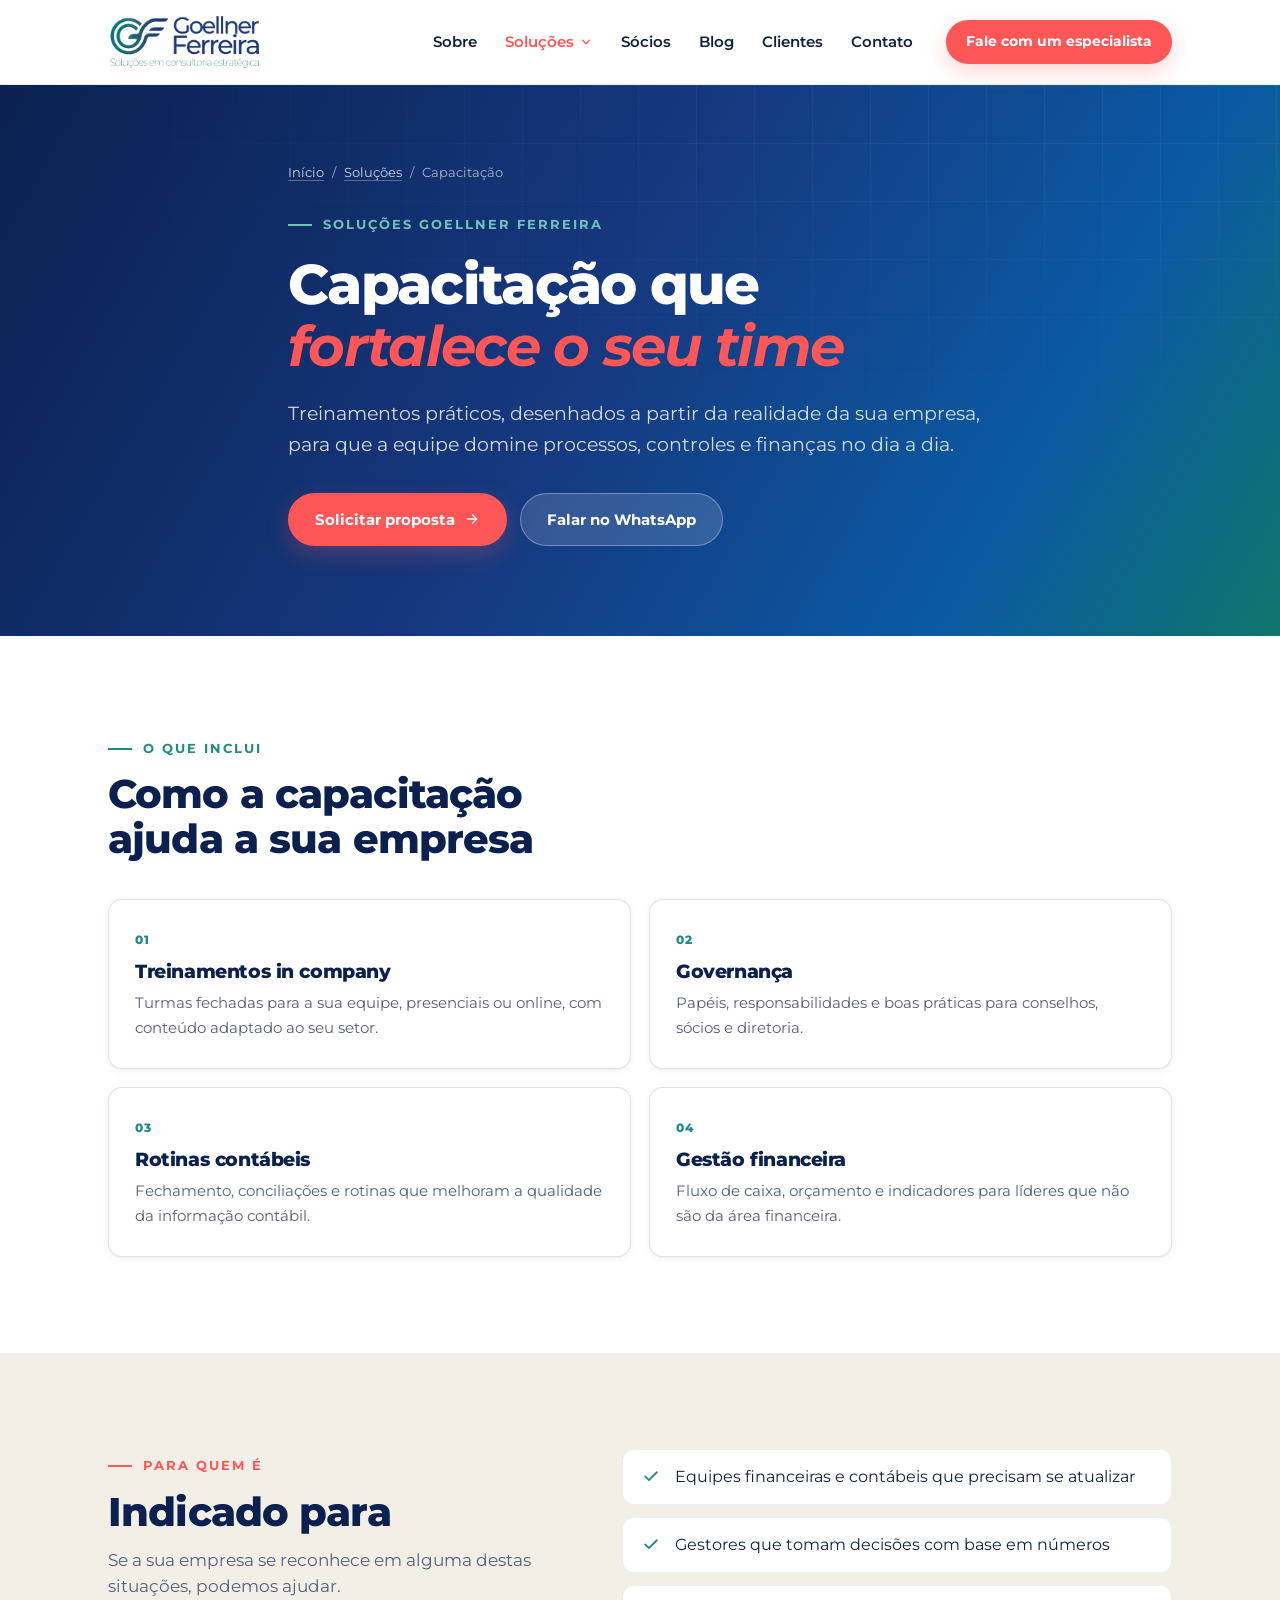
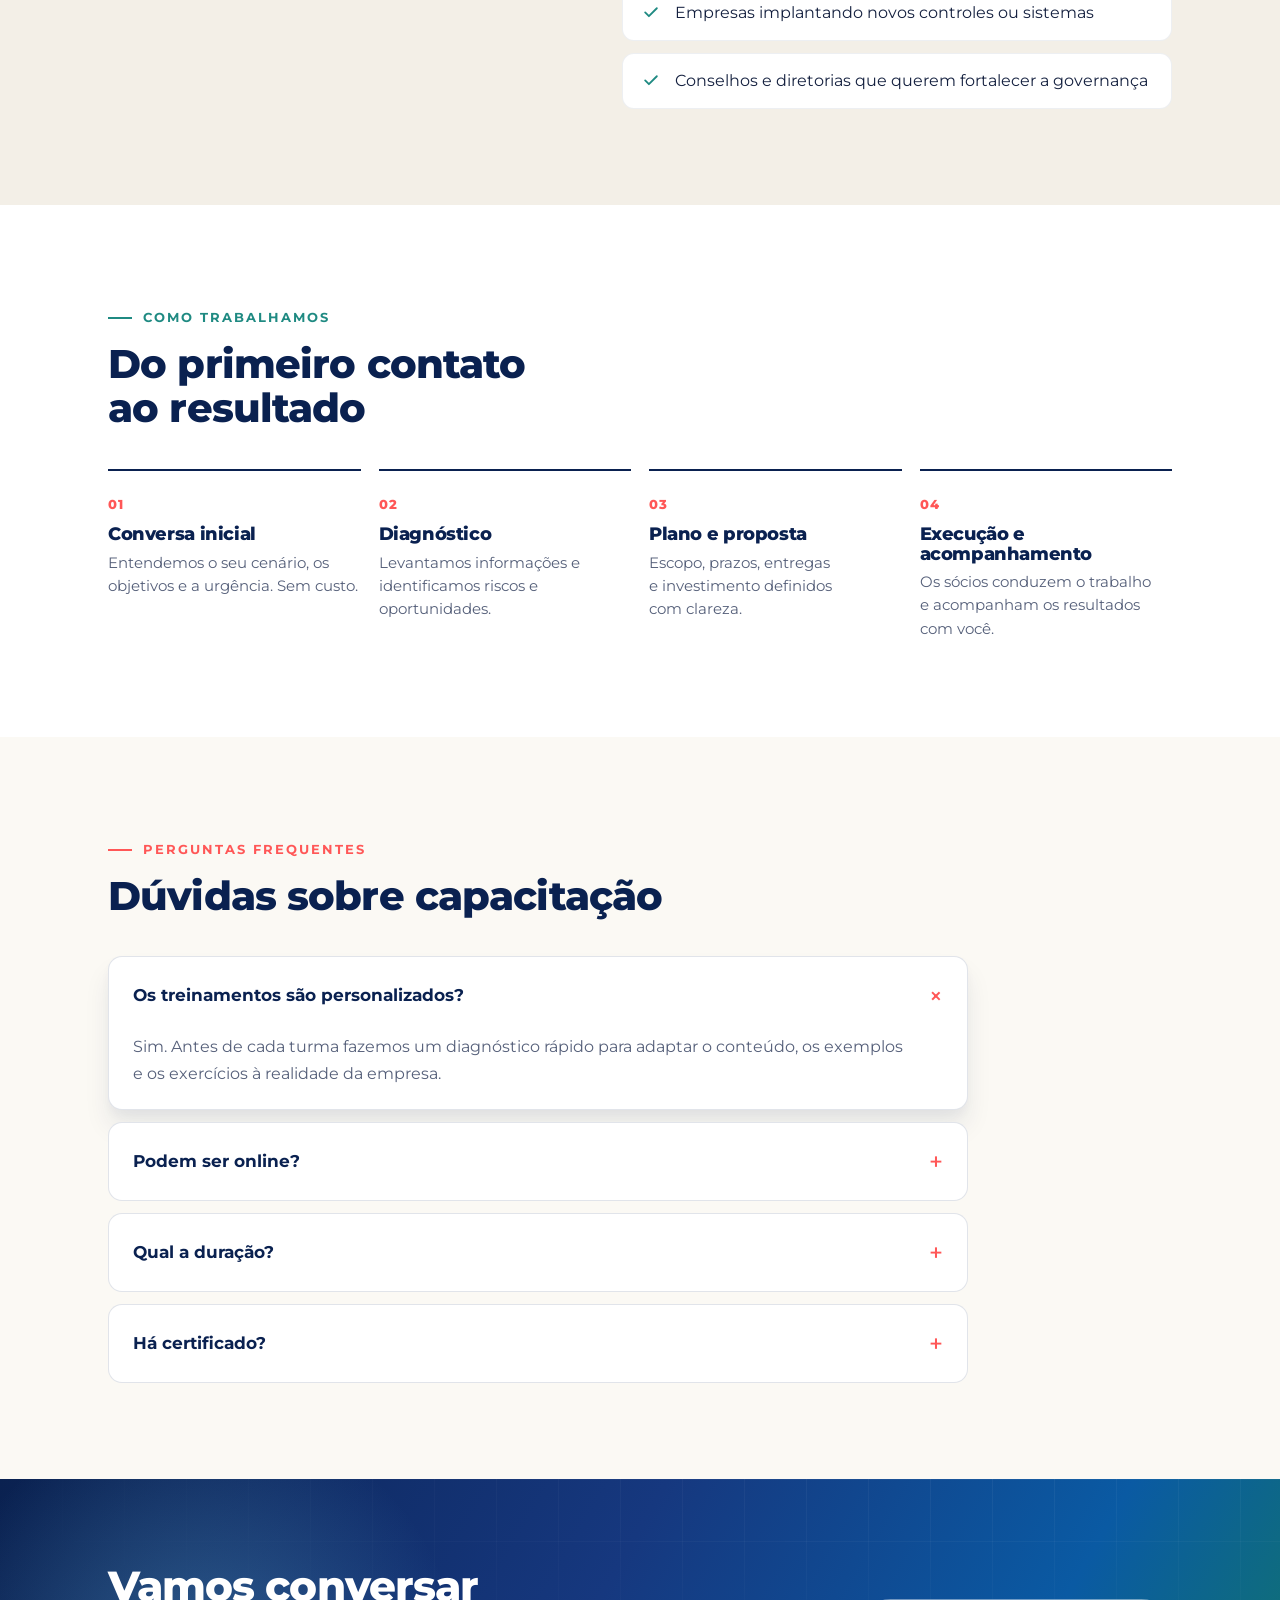
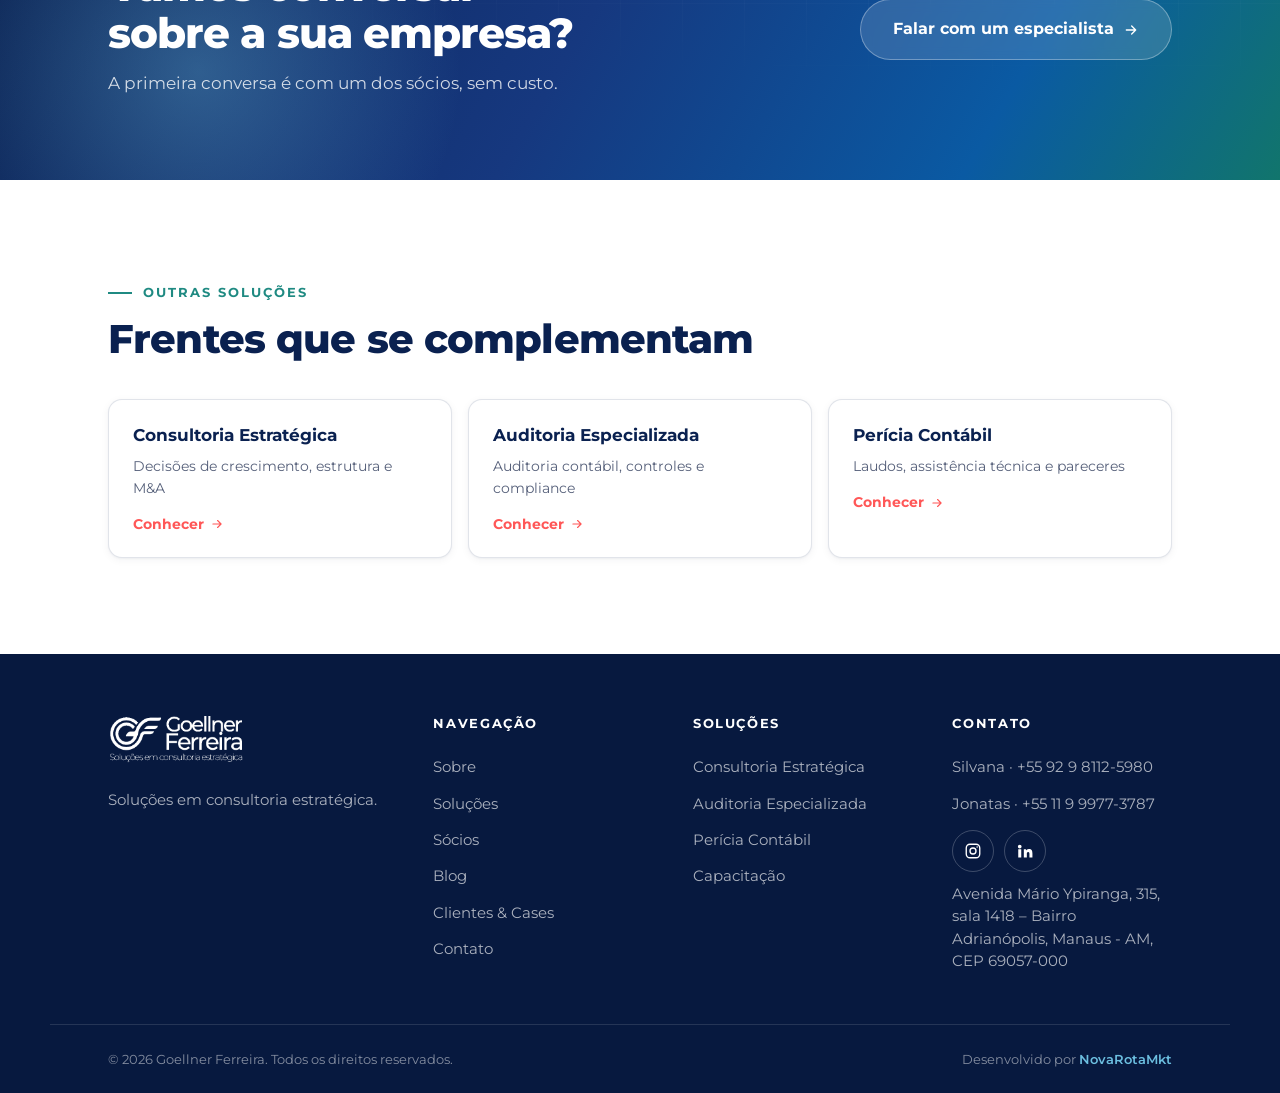
<file: capacitacao.html>
<!DOCTYPE html>
<html lang="pt-BR">
<head>
<meta charset="UTF-8" />
<meta name="viewport" content="width=device-width, initial-scale=1.0" />
<title>Capacitação e Treinamentos In Company | Goellner Ferreira</title>
<meta name="description" content="Treinamentos in company em governança, controles internos, rotinas contábeis e gestão financeira, sob medida para a equipe da sua empresa." />
<meta name="robots" content="index, follow, max-image-preview:large" />
<meta name="author" content="Goellner Ferreira" />
<meta http-equiv="Content-Security-Policy" content="upgrade-insecure-requests" />
<meta name="google-site-verification" content="rAgCxMST4KZm6oVGgLvI1iyK0p1eZShSmcv3sGeHXk4" />
<!-- Google tag (gtag.js) -->
<script async src="https://www.googletagmanager.com/gtag/js?id=G-H2V8YQGPY5"></script>
<script>window.dataLayer=window.dataLayer||[];function gtag(){dataLayer.push(arguments);}gtag('js',new Date());gtag('config','G-H2V8YQGPY5');</script>
<link rel="canonical" href="https://goellnerferreira.com.br/capacitacao.html" />
<meta property="og:type" content="website" />
<meta property="og:title" content="Capacitação e Treinamentos In Company | Goellner Ferreira" />
<meta property="og:description" content="Treinamentos in company em governança, controles internos, rotinas contábeis e gestão financeira, sob medida para a equipe da sua empresa." />
<meta property="og:url" content="https://goellnerferreira.com.br/capacitacao.html" />
<meta property="og:image" content="https://goellnerferreira.com.br/assets/logo-gf.png" />
<meta property="og:site_name" content="Goellner Ferreira" />
<meta property="og:locale" content="pt_BR" />
<meta name="twitter:card" content="summary_large_image" />
<link rel="alternate" type="application/rss+xml" title="Blog Goellner Ferreira" href="https://goellnerferreira.com.br/blog/rss.php" />
<script type="application/ld+json">{"@context":"https://schema.org","@graph":[{"@type":"Service","name":"Capacitação","serviceType":"Capacitação","description":"Treinamentos in company em governança, controles internos, rotinas contábeis e gestão financeira, sob medida para a equipe da sua empresa.","url":"https://goellnerferreira.com.br/capacitacao.html","areaServed":{"@type":"Country","name":"Brasil"},"provider":{"@type":"ProfessionalService","@id":"https://goellnerferreira.com.br/#org","name":"Goellner Ferreira","url":"https://goellnerferreira.com.br/"},"hasOfferCatalog":{"@type":"OfferCatalog","name":"Capacitação","itemListElement":[{"@type":"Offer","itemOffered":{"@type":"Service","name":"Treinamentos in company","description":"Turmas fechadas para a sua equipe, presenciais ou online, com conteúdo adaptado ao seu setor."}},{"@type":"Offer","itemOffered":{"@type":"Service","name":"Governança","description":"Papéis, responsabilidades e boas práticas para conselhos, sócios e diretoria."}},{"@type":"Offer","itemOffered":{"@type":"Service","name":"Rotinas contábeis","description":"Fechamento, conciliações e rotinas que melhoram a qualidade da informação contábil."}},{"@type":"Offer","itemOffered":{"@type":"Service","name":"Gestão financeira","description":"Fluxo de caixa, orçamento e indicadores para líderes que não são da área financeira."}}]}},{"@type":"FAQPage","mainEntity":[{"@type":"Question","name":"Os treinamentos são personalizados?","acceptedAnswer":{"@type":"Answer","text":"Sim. Antes de cada turma fazemos um diagnóstico rápido para adaptar o conteúdo, os exemplos e os exercícios à realidade da empresa."}},{"@type":"Question","name":"Podem ser online?","acceptedAnswer":{"@type":"Answer","text":"Sim. Oferecemos formatos presencial, online ao vivo e híbrido."}},{"@type":"Question","name":"Qual a duração?","acceptedAnswer":{"@type":"Answer","text":"De workshops de algumas horas a programas com vários encontros. Definimos juntos conforme o objetivo e a disponibilidade da equipe."}},{"@type":"Question","name":"Há certificado?","acceptedAnswer":{"@type":"Answer","text":"Sim, os participantes recebem certificado de participação."}}]},{"@type":"BreadcrumbList","itemListElement":[{"@type":"ListItem","position":1,"name":"Início","item":"https://goellnerferreira.com.br/"},{"@type":"ListItem","position":2,"name":"Soluções","item":"https://goellnerferreira.com.br/#solucoes"},{"@type":"ListItem","position":3,"name":"Capacitação","item":"https://goellnerferreira.com.br/capacitacao.html"}]}]}</script>
<link rel="icon" type="image/png" href="assets/gf-symbol.png" />
<link rel="preconnect" href="https://fonts.googleapis.com" />
<link rel="preconnect" href="https://fonts.gstatic.com" crossorigin />
<link href="https://fonts.googleapis.com/css2?family=Montserrat:ital,wght@0,400;0,500;0,600;0,700;0,800;1,500;1,600&display=swap" rel="stylesheet" />
<style>
:root{
  --navy-900:#07193f;--navy-800:#0a2150;--navy-700:#102a63;--navy-600:#16387f;
  --royal:#0e76cf;--royal-deep:#0a5aa3;--sky:#6cbfe0;
  --teal-700:#11756c;--teal-600:#1f8a82;--teal-300:#6fc3ba;
  --coral:#ff5757;--coral-deep:#e23f3f;
  --cream:#f3efe7;--cream-2:#ebe5d8;--paper:#fff;--paper-2:#fbf9f4;
  --ink:#14203f;--muted:#56607a;--faint:#8992a8;
  --line:rgba(10,33,80,.12);--line-2:rgba(10,33,80,.07);
  --grad-brand:linear-gradient(120deg,var(--navy-800) 0%,var(--navy-600) 46%,var(--royal-deep) 78%,var(--teal-700) 100%);
  --font:"Montserrat",system-ui,sans-serif;
  --r:14px;--r-lg:22px;
  --sh-sm:0 1px 2px rgba(16,30,68,.04),0 2px 8px rgba(16,30,68,.05);
  --sh-md:0 6px 8px rgba(10,33,80,.03),0 18px 26px rgba(10,33,80,.08);
  --max:1180px;--gut:clamp(20px,5vw,58px);
}
*{box-sizing:border-box;margin:0;padding:0}
body{font-family:var(--font);background:var(--paper);color:var(--ink);font-size:16.5px;line-height:1.55;-webkit-font-smoothing:antialiased;text-rendering:optimizeLegibility}
h1,h2,h3,h4{font-weight:800;line-height:1.12;letter-spacing:-.022em;color:var(--navy-800);text-wrap:balance}
p{text-wrap:pretty}
a{color:inherit;text-decoration:none}
a:hover{color:var(--coral)}
img{display:block;max-width:100%}
.wrap{max-width:var(--max);margin:0 auto;padding-inline:var(--gut)}
.sec{padding-block:clamp(58px,7.5vw,104px)}
.sec.cream{background:var(--cream)}
.sec.paper2{background:var(--paper-2)}
.kicker{display:inline-flex;align-items:center;gap:11px;font-size:12.5px;font-weight:700;letter-spacing:.16em;text-transform:uppercase;color:var(--coral)}
.kicker::before{content:"";width:24px;height:2px;background:var(--coral)}
.kicker.teal{color:var(--teal-600)}.kicker.teal::before{background:var(--teal-600)}
.btn{display:inline-flex;align-items:center;gap:9px;font-family:var(--font);font-size:15px;font-weight:700;padding:14px 26px;border-radius:999px;border:1.5px solid transparent;cursor:pointer;transition:transform .18s,box-shadow .22s,background .2s,color .2s,border-color .2s;white-space:nowrap}
.btn svg{width:16px;height:16px}
.btn:hover{color:inherit}
.btn-coral{background:var(--coral);color:#fff;box-shadow:0 8px 22px rgba(255,87,87,.26)}
.btn-coral:hover{transform:translateY(-2px);color:#fff;filter:brightness(1.05)}
.btn-navy{background:var(--navy-800);color:#fff}
.btn-navy:hover{transform:translateY(-2px);color:#fff;background:var(--navy-900)}
.btn-ghost{border-color:var(--line);color:var(--navy-800);background:var(--paper)}
.btn-ghost:hover{border-color:var(--navy-700);color:var(--navy-800)}
.btn-light{background:rgba(255,255,255,.14);color:#fff;border-color:rgba(255,255,255,.32);backdrop-filter:blur(6px)}
.btn-light:hover{background:rgba(255,255,255,.22);color:#fff}
.btn-sm{padding:11px 20px;font-size:14px}
.strip{background:var(--navy-900);color:#fff;font-size:13.5px;font-weight:600;text-align:center;padding:9px 20px}
.strip b{color:var(--sky);font-weight:700}
.strip a{color:#fff;text-decoration:underline;text-underline-offset:3px;text-decoration-color:rgba(255,255,255,.4)}
.strip a:hover{color:var(--sky);text-decoration-color:var(--sky)}
.hdr{position:sticky;top:0;z-index:60;background:rgba(255,255,255,.88);backdrop-filter:blur(14px);border-bottom:1px solid var(--line-2);transition:box-shadow .3s,border-color .3s}
.hdr[data-stuck="true"]{border-bottom-color:var(--line);box-shadow:0 4px 20px rgba(16,30,68,.05)}
.nav{display:flex;align-items:center;gap:26px;height:84px}
.nav-logo{height:58px;width:auto}
.nav-links{display:flex;gap:2px;margin-left:auto}
.nav-link{font-size:14.5px;font-weight:600;color:var(--ink);padding:9px 15px;border-radius:999px;transition:.16s}
.nav-link:hover{background:var(--cream);color:var(--coral)}
.burger{margin-left:auto;display:none;flex-direction:column;gap:5px;background:none;border:none;cursor:pointer;padding:8px}
.burger span{width:26px;height:2px;background:var(--navy-800);border-radius:2px}
.mmenu{display:none;flex-direction:column;padding:10px var(--gut) 22px;background:var(--paper-2);border-bottom:1px solid var(--line)}
.mmenu.open{display:flex}
.mmenu a{padding:13px 6px;font-weight:600;border-bottom:1px solid var(--line-2)}
.mmenu .btn{margin-top:14px;justify-content:center}
.hero{position:relative;min-height:clamp(500px,68vh,740px);display:flex;align-items:center;overflow:hidden;isolation:isolate;background:var(--grad-brand)}
.hero-grid-tex{position:absolute;inset:0;background-image:linear-gradient(rgba(255,255,255,.05) 1px,transparent 1px),linear-gradient(90deg,rgba(255,255,255,.05) 1px,transparent 1px);background-size:58px 58px;-webkit-mask-image:radial-gradient(120% 100% at 78% 0%,#000,transparent 70%);mask-image:radial-gradient(120% 100% at 78% 0%,#000,transparent 70%);z-index:1}
.hero-glow{position:absolute;right:-10%;top:-32%;width:56vw;max-width:680px;aspect-ratio:1;background:radial-gradient(circle,rgba(108,191,224,.24),rgba(31,138,130,.12) 46%,transparent 68%);z-index:1}
.hero-glow-2{position:absolute;left:-12%;bottom:-40%;width:42vw;max-width:480px;aspect-ratio:1;background:radial-gradient(circle,rgba(255,87,87,.1),transparent 66%);z-index:1}
.hero-in{position:relative;z-index:3;display:grid;grid-template-columns:1.1fr .9fr;gap:clamp(36px,5vw,80px);align-items:stretch;padding-block:clamp(40px,5.5vw,76px)}
.hero-in>div:first-child{display:flex;flex-direction:column;justify-content:center}
.hero h1{font-size:clamp(36px,5vw,60px);margin-top:20px;letter-spacing:-.032em;color:#fff}
.hero h1 em{font-style:italic;font-weight:700;color:var(--coral)}
.hero-sub{font-size:clamp(16.5px,1.45vw,19px);color:rgba(255,255,255,.8);margin-top:20px;max-width:46ch;line-height:1.65}
.hero-cta{display:flex;gap:13px;margin-top:34px;flex-wrap:wrap}
.hero-meta{display:flex;align-items:center;gap:13px;margin-top:30px;padding-top:24px;border-top:1px solid rgba(255,255,255,.16)}
.faces{display:flex}
.faces img{width:46px;height:46px;border-radius:50%;object-fit:cover;border:2.5px solid rgba(255,255,255,.3)}
.faces img+img{margin-left:-14px}
.hero-meta .t{font-size:13.5px;color:rgba(255,255,255,.66);line-height:1.45}
.hero-meta .t b{color:#fff;display:block;font-size:14px}
.hero .kicker{color:var(--teal-300)}.hero .kicker::before{background:var(--teal-300)}
.panel{position:relative;min-height:420px;background:rgba(255,255,255,.08);border:1px solid rgba(255,255,255,.18);border-radius:var(--r-lg);padding:clamp(30px,3.4vw,40px);backdrop-filter:blur(14px);box-shadow:0 30px 60px rgba(0,0,0,.2);display:flex;flex-direction:column}
.panel-slide{display:none;flex-direction:column;flex:1;animation:fadein .5s ease}
.panel-slide.active{display:flex}
@keyframes fadein{from{opacity:0;transform:translateY(6px)}to{opacity:1;transform:none}}
.panel-h{display:flex;align-items:center;justify-content:space-between;margin-bottom:22px}
.panel-h span:first-child{font-size:11.5px;font-weight:700;letter-spacing:.14em;text-transform:uppercase;color:rgba(255,255,255,.6)}
.pulse{width:8px;height:8px;border-radius:50%;background:var(--teal-300);box-shadow:0 0 0 4px rgba(111,195,186,.22);animation:pulsing 2s infinite}
@keyframes pulsing{0%,100%{box-shadow:0 0 0 4px rgba(111,195,186,.22)}50%{box-shadow:0 0 0 9px rgba(111,195,186,.06)}}
.stat-grid{display:grid;grid-template-columns:1fr 1fr;gap:1px;background:rgba(255,255,255,.14);border-radius:14px;overflow:hidden;flex:1}
.stat-cell{background:rgba(10,33,80,.3);padding:24px 20px;display:flex;flex-direction:column;gap:9px;justify-content:center}
.stat-cell .v{font-size:clamp(30px,3.2vw,40px);font-weight:800;color:#fff;letter-spacing:-.03em;line-height:1}
.stat-cell .v span{font-size:14px;color:var(--teal-300);margin-left:3px;font-weight:700}
.stat-cell .l{font-size:13px;color:rgba(255,255,255,.6);line-height:1.4}
.panel-note{margin-top:18px;font-size:13.5px;color:rgba(255,255,255,.7);line-height:1.55;border-top:1px solid rgba(255,255,255,.12);padding-top:16px}
.panel-post{display:flex;flex-direction:column;flex:1;border-radius:14px;overflow:hidden;background:rgba(10,33,80,.3);text-decoration:none;color:#fff;transition:background .2s}
.panel-post:hover{background:rgba(10,33,80,.42);color:#fff}
.panel-post-cov{height:180px;overflow:hidden}
.panel-post-cov img{width:100%;height:100%;object-fit:cover;object-position:50% 25%}
.panel-post-b{padding:20px 22px 22px;display:flex;flex-direction:column;gap:10px;flex:1}
.panel-post-tag{font-size:11px;font-weight:700;letter-spacing:.06em;text-transform:uppercase;color:var(--teal-300);align-self:flex-start}
.panel-post-b h4{color:#fff;font-size:18px;line-height:1.32;font-weight:700}
.panel-post-b p{color:rgba(255,255,255,.7);font-size:13.5px;line-height:1.55}
.panel-post-link{margin-top:auto;font-size:13px;font-weight:700;color:var(--coral);display:inline-flex;align-items:center;gap:6px}
.panel-post-link svg{width:14px;height:14px}
.panel-about{flex:1;display:flex;flex-direction:column;gap:18px;justify-content:center}
.panel-about>p{font-size:15.5px;color:rgba(255,255,255,.82);line-height:1.65}
.panel-about-faces{display:flex;align-items:center;gap:14px}
.panel-about-faces img{width:50px;height:50px;border-radius:50%;object-fit:cover;border:2px solid rgba(255,255,255,.24);flex:none}
.panel-about-faces div{display:flex;flex-direction:column}
.panel-about-faces b{color:#fff;font-size:15px}
.panel-about-faces span{font-size:12.5px;color:rgba(255,255,255,.6);margin-top:2px}
.panel-dots{display:flex;justify-content:center;gap:9px;margin-top:22px}
.panel-dot{width:8px;height:8px;border-radius:50%;background:rgba(255,255,255,.26);border:none;cursor:pointer;padding:0;transition:.25s}
.panel-dot.active{background:var(--coral);box-shadow:0 0 0 3px rgba(255,87,87,.24)}
.trust{background:var(--paper);border-block:1px solid var(--line-2);padding-block:clamp(34px,4vw,52px)}
.trust-l{font-size:11.5px;font-weight:700;letter-spacing:.16em;text-transform:uppercase;color:var(--faint);text-align:center;margin-bottom:26px}
.trust-more{font-size:13.5px;font-weight:700;color:var(--navy-700);text-decoration:underline;text-underline-offset:3px}.trust-more:hover{color:var(--coral)}
.marquee{overflow:hidden;-webkit-mask-image:linear-gradient(90deg,transparent,#000 8%,#000 92%,transparent);mask-image:linear-gradient(90deg,transparent,#000 8%,#000 92%,transparent)}
.marquee-track{display:flex;align-items:center;gap:clamp(40px,6vw,76px);width:max-content;animation:marquee 26s linear infinite}
.marquee-track img{height:36px;width:auto;flex:none;filter:grayscale(1) opacity(.55);transition:filter .22s}
.marquee-track img:hover{filter:none}
.marquee:hover .marquee-track{animation-play-state:paused}
@keyframes marquee{from{transform:translateX(0)}to{transform:translateX(-50%)}}
@media(prefers-reduced-motion:reduce){.marquee-track{animation:none}}
.split{display:grid;grid-template-columns:.82fr 1.18fr;gap:clamp(34px,5vw,80px);align-items:start}
.split-aside{position:sticky;top:112px}
.split-aside h2{font-size:clamp(28px,3.4vw,44px);margin-top:16px}
.split-aside p{color:var(--muted);margin-top:16px;font-size:16.5px}
.about-body p{font-size:17.5px;color:var(--muted);margin-bottom:20px;line-height:1.7}
.about-body strong{color:var(--navy-800);font-weight:700}
.mvv{display:grid;gap:2px;margin-top:12px;border-top:1px solid var(--line)}
.mvv-i{display:grid;grid-template-columns:130px 1fr;gap:22px;padding:24px 0;border-bottom:1px solid var(--line)}
.mvv-i .k{font-size:12.5px;font-weight:700;letter-spacing:.13em;text-transform:uppercase;color:var(--teal-600);padding-top:3px}
.mvv-i p{font-size:16px;color:var(--muted);line-height:1.65;margin:0}
.grid4{display:grid;grid-template-columns:repeat(4,1fr);gap:18px}
.scard{background:var(--paper);border:1px solid var(--line);border-radius:var(--r);padding:28px 26px 30px;box-shadow:var(--sh-sm);transition:transform .2s,box-shadow .24s}
.scard:hover{transform:translateY(-4px);box-shadow:var(--sh-md)}
.scard .num{font-size:12px;font-weight:800;letter-spacing:.12em;color:var(--faint)}
.badge{width:50px;height:50px;border-radius:13px;background:var(--grad-brand);display:grid;place-items:center;color:#fff;margin:20px 0 20px;box-shadow:0 6px 16px rgba(10,33,80,.18)}
.badge svg{width:24px;height:24px}
.scard h3{font-size:18px}
.scard p{font-size:14.5px;color:var(--muted);margin-top:10px;line-height:1.6}
.scard{display:flex;flex-direction:column}.smore{margin-top:auto;padding-top:20px;display:inline-flex;align-items:center;gap:7px;font-size:13.5px;font-weight:700;color:var(--coral)}.smore svg{width:15px;height:15px;transition:transform .2s}.smore:hover svg{transform:translateX(3px)}
.scard ul{list-style:none;margin-top:16px;display:grid;gap:7px}
.scard li{font-size:13px;color:var(--muted);padding-left:16px;position:relative}
.scard li::before{content:"";position:absolute;left:0;top:8px;width:5px;height:5px;border-radius:50%;background:var(--teal-300)}
.people{display:grid;gap:20px}
.person{display:grid;grid-template-columns:250px 1fr;gap:clamp(24px,3vw,44px);background:var(--paper);border:1px solid var(--line);border-radius:var(--r-lg);overflow:hidden;box-shadow:var(--sh-sm)}
.person img{width:100%;height:100%;object-fit:cover;min-height:270px}
.person-b{padding:clamp(26px,3vw,40px) clamp(26px,3vw,40px) clamp(26px,3vw,40px) 0}
.person-b .role{font-size:12.5px;font-weight:700;letter-spacing:.12em;text-transform:uppercase;color:var(--coral)}
.person-b h3{font-size:clamp(21px,2.2vw,28px);margin-top:8px}
.person-b p{font-size:15.5px;color:var(--muted);margin-top:14px;line-height:1.68}
.plink{display:inline-block;margin-top:18px;font-size:13.5px;font-weight:700;color:var(--royal-deep);text-decoration:underline;text-underline-offset:3px}.plink:hover{color:var(--coral)}
.creds{display:flex;flex-wrap:wrap;gap:8px;margin-top:20px}
.cred{font-size:12px;font-weight:600;color:var(--navy-700);background:var(--cream);border:1px solid var(--line-2);padding:6px 12px;border-radius:999px}
.quote{background:var(--cream-2);border-radius:var(--r-lg);padding:clamp(32px,4.5vw,64px);margin-top:24px}
.quote p{font-size:clamp(20px,2.4vw,30px);font-weight:600;font-style:italic;color:var(--navy-800);line-height:1.42;letter-spacing:-.02em;max-width:32ch}
.quote .who{font-size:13.5px;font-weight:700;letter-spacing:.1em;text-transform:uppercase;color:var(--muted);margin-top:24px}
.bhead{display:flex;align-items:flex-end;justify-content:space-between;gap:24px;flex-wrap:wrap;margin-bottom:40px}
.bhead h2{font-size:clamp(27px,3.3vw,42px);margin-top:14px}
.bgrid{display:grid;grid-template-columns:1.05fr .95fr;gap:24px;align-items:stretch}
.bfeat{display:flex;flex-direction:column;background:var(--paper);border:1px solid var(--line);border-radius:var(--r-lg);overflow:hidden;box-shadow:var(--sh-sm);transition:transform .2s,box-shadow .24s}
.bfeat:hover{transform:translateY(-4px);box-shadow:var(--sh-md)}
.bcov{position:relative;flex:1;min-height:230px;background:var(--cream-2);overflow:hidden}
.bcov img{position:absolute;inset:0;width:100%;height:100%;object-fit:cover;object-position:50% 22%;transition:transform .35s}
.bfeat:hover .bcov img{transform:scale(1.04)}
.chip{position:absolute;top:16px;left:16px;font-size:11.5px;font-weight:700;letter-spacing:.05em;text-transform:uppercase;color:#fff;background:var(--coral);padding:6px 13px;border-radius:999px}
.chip.sm{position:static;color:var(--coral);background:rgba(255,87,87,.12);align-self:flex-start}
.bfeat-b{padding:26px 28px 30px}
.bfeat-b h3{font-size:clamp(19px,2vw,26px);line-height:1.22}
.bfeat-b p{color:var(--muted);font-size:15.5px;margin-top:12px}
.bmeta{display:flex;align-items:center;gap:9px;font-size:12.5px;color:var(--faint);font-weight:500;margin-top:18px}
.bdot{width:3px;height:3px;border-radius:50%;background:var(--faint)}
.blist{display:flex;flex-direction:column;gap:18px}
.bitem{display:flex;gap:18px;background:var(--paper);border:1px solid var(--line);border-radius:var(--r);padding:16px;box-shadow:var(--sh-sm);transition:transform .2s,box-shadow .24s}
.bitem:hover{transform:translateY(-3px);box-shadow:var(--sh-md)}
.bthumb{flex:none;width:112px;border-radius:10px;overflow:hidden;background:var(--cream-2);display:grid;place-items:center}
.bthumb img{width:100%;height:100%;object-fit:cover}
.bthumb .fb{color:var(--faint)}
.bthumb .fb svg{width:24px;height:24px}
.bitem-b{display:flex;flex-direction:column;gap:8px;padding:4px 4px 4px 0}
.bitem-b h4{font-size:16.5px;line-height:1.28}
.bitem-b .bmeta{margin-top:auto}
.cta{background:var(--grad-brand);color:#fff;position:relative;overflow:hidden;isolation:isolate}
.cta::before{content:"";position:absolute;inset:0;background-image:linear-gradient(rgba(255,255,255,.05) 1px,transparent 1px),linear-gradient(90deg,rgba(255,255,255,.05) 1px,transparent 1px);background-size:62px 62px;-webkit-mask-image:radial-gradient(120% 100% at 78% 0%,#000,transparent 72%);mask-image:radial-gradient(120% 100% at 78% 0%,#000,transparent 72%);z-index:-1}
.cta::after{content:"";position:absolute;left:-8%;bottom:-64%;width:50vw;max-width:600px;aspect-ratio:1;background:radial-gradient(circle,rgba(108,191,224,.34),transparent 62%);z-index:-1}
.cta-in{display:flex;align-items:center;justify-content:space-between;gap:36px;flex-wrap:wrap;padding-block:clamp(54px,6.5vw,88px)}
.cta h2{color:#fff;font-size:clamp(27px,3.3vw,44px);max-width:19ch}
.cta p{color:rgba(255,255,255,.8);margin-top:14px;max-width:42ch}
.cgrid{display:grid;grid-template-columns:.85fr 1.15fr;gap:clamp(34px,5vw,72px)}
.ci{display:flex;gap:15px;align-items:flex-start;margin-top:24px}
.ci-ic{flex:none;width:46px;height:46px;border-radius:12px;background:rgba(255,87,87,.1);color:var(--coral);display:grid;place-items:center}
.ci-ic svg{width:20px;height:20px}
.ci h4{font-size:12.5px;color:var(--faint);font-weight:700;letter-spacing:.06em;text-transform:uppercase}
.ci p{font-size:16.5px;color:var(--ink);margin-top:3px}
.form{background:var(--paper);border:1px solid var(--line);border-radius:var(--r-lg);padding:clamp(26px,3vw,40px);box-shadow:var(--sh-md)}
.frow{display:grid;grid-template-columns:1fr 1fr;gap:16px}
.fld{margin-top:16px}
.fld:first-child{margin-top:0}
.frow>.fld{margin-top:0}
.frow{margin-top:16px}
.frow:first-child{margin-top:0}
.fld label{display:block;font-size:12.5px;font-weight:700;color:var(--muted);margin-bottom:7px}
.fld input,.fld textarea,.fld select{width:100%;font-family:var(--font);font-size:15.5px;color:var(--ink);background:var(--paper-2);border:1.5px solid var(--line);border-radius:11px;padding:13px 15px;transition:.18s}
.fld textarea{resize:vertical;min-height:118px}
.fld input:focus,.fld textarea:focus,.fld select:focus{outline:none;border-color:var(--coral);box-shadow:0 0 0 4px rgba(255,87,87,.12);background:#fff}
.form .btn{width:100%;justify-content:center;margin-top:22px}
.fnote{font-size:12.5px;color:var(--faint);text-align:center;margin-top:14px}
.ftr{background:var(--navy-900);color:rgba(255,255,255,.7)}
.ftr-top{display:grid;grid-template-columns:1.3fr 1fr 1fr 1fr;gap:40px;padding-block:60px 44px}
.ftr-logo{height:50px;margin-bottom:18px;filter:brightness(0) invert(1)}
.ftr-about{font-size:14.5px;line-height:1.65;max-width:32ch}
.ftr h5{color:#fff;font-size:12.5px;letter-spacing:.13em;text-transform:uppercase;margin-bottom:16px;font-weight:700}
.ftr-col a,.ftr-col p{display:block;font-size:14.5px;color:rgba(255,255,255,.66);padding:7px 0;overflow-wrap:anywhere}
.ftr-col a:hover{color:var(--sky)}
.ftr-bot{border-top:1px solid rgba(255,255,255,.12);padding-block:24px;display:flex;justify-content:space-between;gap:14px;flex-wrap:wrap;font-size:13px;color:rgba(255,255,255,.5)}
.ftr-bot a{color:var(--sky);font-weight:600}
.rv{opacity:0;transform:translateY(20px);transition:opacity .6s ease,transform .6s ease}
.rv.in{opacity:1;transform:none}
@media (prefers-reduced-motion:reduce){.rv{opacity:1;transform:none;transition:none}}
@media(max-width:860px){
  .nav-links{display:none}.burger{display:flex}
  .hdr .nav>.btn{display:none}
  .hero-in,.split,.bgrid,.cgrid{grid-template-columns:1fr}
  .split-aside{position:static}
  .grid4{grid-template-columns:1fr 1fr}
  .person{grid-template-columns:200px 1fr}
  .ftr-top{grid-template-columns:1fr 1fr}
}
@media(max-width:640px){
  body{font-size:16px}
  .grid4{grid-template-columns:1fr}
  .person{grid-template-columns:1fr}
  .person img{min-height:230px}
  .person-b{padding:24px}
  .mvv-i{grid-template-columns:1fr;gap:8px}
  .frow{grid-template-columns:1fr}
  .bitem{flex-direction:column}
  .bthumb{width:100%;aspect-ratio:16/9}
  .ftr-top{grid-template-columns:1fr}
  .nav{height:70px}.nav-logo{height:48px}
}
.faddr{line-height:1.55!important;max-width:30ch}.fsoc{display:flex!important;gap:10px;padding:8px 0 4px!important}.fsoc a{display:grid!important;place-items:center;width:42px;height:42px;padding:0!important;border-radius:50%;border:1px solid rgba(255,255,255,.22);color:#fff!important;transition:background .2s,border-color .2s}.fsoc a:hover{background:var(--coral,#ff5757);border-color:var(--coral,#ff5757)}.fsoc svg{width:18px;height:18px}</style>
<style>/*ftr-mobile*/
@media(max-width:860px){.ftr-top{grid-template-columns:1fr 1fr!important;gap:32px 24px!important}.ftr-top>.ftr-col:first-child{grid-column:1/-1}}
@media(max-width:640px){
.ftr-top{grid-template-columns:1fr!important;gap:30px!important;padding-block:44px 30px!important}
.ftr-col h5{margin-bottom:12px!important}
.ftr-col:nth-child(2){display:grid!important;grid-template-columns:1fr 1fr;column-gap:14px}
.ftr-col:nth-child(2) h5{grid-column:1/-1}
.ftr-col a{padding:10px 0!important;font-size:15px!important;border-bottom:1px solid rgba(255,255,255,.08)}
.ftr-col:nth-child(3) a{display:flex!important;align-items:center;min-height:44px;padding:8px 0!important}
.ftr-col:first-child a{border-bottom:0}
.ftr-bot,.ftr-bottom{flex-direction:column!important;align-items:flex-start!important;gap:8px!important;padding-block:20px 26px!important;font-size:12.5px!important}
}</style>
<style id="gfh-css">
.gfh{position:sticky;top:0;z-index:80;background:rgba(255,255,255,.92);-webkit-backdrop-filter:blur(14px);backdrop-filter:blur(14px);border-bottom:1px solid rgba(10,33,80,.08);font-family:"Montserrat",system-ui,sans-serif;transition:box-shadow .3s}
.gfh[data-stuck="true"]{box-shadow:0 4px 20px rgba(16,30,68,.06)}
.gfh *{box-sizing:border-box}
.gfh-in{max-width:1180px;margin:0 auto;padding:0 clamp(20px,5vw,58px);display:flex;align-items:center;gap:20px;height:84px}
.gfh-logo{display:flex;flex:none}.gfh-logo img{height:56px;width:auto;display:block}
.gfh-links{display:flex;align-items:center;gap:2px;margin-left:auto}
.gfh-links a{font-size:14.5px;font-weight:600;color:#14203f;padding:9px 13px;border-radius:999px;text-decoration:none;white-space:nowrap;transition:background .16s,color .16s}
.gfh-links a:hover{background:#f3efe7;color:#ff5757}
.gfh-links a.on{color:#ff5757}
.gfh-wm{display:inline-flex!important;align-items:center;gap:6px;color:#56607a!important;font-weight:600!important}
.gfh-wm svg{width:16px;height:16px}
.gfh-sep{width:1px;height:22px;background:rgba(10,33,80,.14);margin:0 8px}
.gfh-cta{flex:none;display:inline-flex;align-items:center;font-size:14px;font-weight:700;color:#fff!important;background:#ff5757;padding:11px 20px;border-radius:999px;text-decoration:none;white-space:nowrap;box-shadow:0 8px 22px rgba(255,87,87,.24);transition:transform .18s}
.gfh-cta:hover{transform:translateY(-2px);color:#fff}
.gfh-burger{display:none;margin-left:auto;flex-direction:column;gap:5px;background:none;border:0;cursor:pointer;padding:10px}
.gfh-burger span{width:26px;height:2px;background:#0a2150;border-radius:2px;display:block}
.gfh-mm{display:none;flex-direction:column;padding:6px clamp(20px,5vw,58px) 22px;background:#fbf9f4;border-top:1px solid rgba(10,33,80,.07)}
.gfh-mm.open{display:flex}
.gfh-mm a{padding:14px 4px;font-size:15.5px;font-weight:600;color:#14203f;text-decoration:none;border-bottom:1px solid rgba(10,33,80,.07)}
.gfh-mm a.on{color:#ff5757}
.gfh-mm .gfh-cta{margin-top:16px;justify-content:center;border:0;padding:14px 20px;font-size:15px}
@media(max-width:1260px){.gfh-links a{padding:9px 10px}.gfh-sep{margin:0 4px}.gfh-wm{font-size:0!important;gap:0}.gfh-in{gap:14px}}
@media(max-width:1140px){.gfh-links,.gfh-in>.gfh-cta{display:none}.gfh-burger{display:flex}}
@media(max-width:640px){.gfh-in{height:70px}.gfh-logo img{height:46px}}
.gfh-dd{position:relative;display:flex}.gfh-links .gfh-dd>a{display:inline-flex;align-items:center;gap:5px}.gfh-chev{width:14px;height:14px;transition:transform .2s}.gfh-dd:hover .gfh-chev,.gfh-dd:focus-within .gfh-chev{transform:rotate(180deg)}.gfh-ddm{position:absolute;top:100%;left:-8px;padding-top:10px;min-width:300px;opacity:0;visibility:hidden;transform:translateY(6px);transition:opacity .18s,transform .18s,visibility .18s}.gfh-dd:hover .gfh-ddm,.gfh-dd:focus-within .gfh-ddm{opacity:1;visibility:visible;transform:none}.gfh-ddm-in{background:#fff;border:1px solid rgba(10,33,80,.1);border-radius:16px;box-shadow:0 18px 40px rgba(10,33,80,.14);padding:8px;display:grid;gap:2px}.gfh-links .gfh-ddm a{display:flex;flex-direction:column;gap:2px;border-radius:11px;padding:11px 14px;white-space:normal}.gfh-links .gfh-ddm a small{font-size:12.5px;font-weight:500;color:#56607a}.gfh-links .gfh-ddm a.on,.gfh-links .gfh-ddm a:hover{background:#f3efe7}.gfh-mm a.gfh-sub{padding:11px 4px 11px 18px;font-size:14.5px;color:#56607a;font-weight:500}.gfh-mm a.gfh-sub.on{color:#ff5757}</style>
<style>
.svh{background:var(--grad-brand);color:#fff;position:relative;overflow:hidden;isolation:isolate}
.svh::before{content:"";position:absolute;inset:0;background-image:linear-gradient(rgba(255,255,255,.05) 1px,transparent 1px),linear-gradient(90deg,rgba(255,255,255,.05) 1px,transparent 1px);background-size:58px 58px;-webkit-mask-image:radial-gradient(120% 100% at 80% 0%,#000,transparent 70%);mask-image:radial-gradient(120% 100% at 80% 0%,#000,transparent 70%);z-index:-1}
.svh-in{padding-block:clamp(44px,6vw,84px) clamp(52px,7vw,96px);max-width:820px}
.crumb{display:flex;flex-wrap:wrap;gap:8px;font-size:13px;color:rgba(255,255,255,.62);margin-bottom:26px}
.crumb a{color:rgba(255,255,255,.8);text-decoration:underline;text-underline-offset:3px;text-decoration-color:rgba(255,255,255,.3)}.crumb a:hover{color:#fff}
.svh .kicker{color:var(--teal-300)}.svh .kicker::before{background:var(--teal-300)}
.svh h1{color:#fff;font-size:clamp(34px,4.6vw,56px);margin-top:18px;letter-spacing:-.03em}
.svh h1 em{font-style:italic;color:var(--coral);font-weight:700}
.svh p.lead{font-size:clamp(16.5px,1.5vw,19px);color:rgba(255,255,255,.82);margin-top:20px;max-width:58ch;line-height:1.65}
.svh .hero-cta{display:flex;gap:13px;margin-top:32px;flex-wrap:wrap}
.shd{max-width:680px;margin-bottom:38px}.shd h2{font-size:clamp(26px,3.1vw,40px);margin-top:14px}.shd p{color:var(--muted);margin-top:14px;font-size:16.5px}
.inc{display:grid;grid-template-columns:repeat(2,minmax(0,1fr));gap:18px}
.inc-i{background:var(--paper);border:1px solid var(--line);border-radius:var(--r);padding:26px 26px 28px;box-shadow:var(--sh-sm)}
.inc-i .n{font-size:12px;font-weight:800;letter-spacing:.12em;color:var(--teal-600)}
.inc-i h3{font-size:18.5px;margin-top:10px}.inc-i p{font-size:15px;color:var(--muted);margin-top:9px;line-height:1.62}
.two{display:grid;grid-template-columns:minmax(0,.9fr) minmax(0,1.1fr);gap:clamp(32px,5vw,72px);align-items:start}
.two h2{font-size:clamp(26px,3.1vw,40px);margin-top:14px}.two>div>p{color:var(--muted);margin-top:14px}
.ticks{list-style:none;display:grid;gap:12px}
.ticks li{display:flex;gap:14px;align-items:flex-start;background:var(--paper);border:1px solid var(--line-2);border-radius:12px;padding:15px 18px;font-size:15.5px;color:var(--ink)}
.ticks li svg{flex:none;width:20px;height:20px;color:var(--teal-600);margin-top:1px}
.steps{display:grid;grid-template-columns:repeat(4,minmax(0,1fr));gap:18px;counter-reset:s}
.step{border-top:2px solid var(--navy-800);padding-top:20px}
.step .k{font-size:13px;font-weight:800;color:var(--coral);letter-spacing:.1em}
.step h3{font-size:17.5px;margin-top:8px}.step p{font-size:14.5px;color:var(--muted);margin-top:8px;line-height:1.6}
.faq{max-width:860px;display:grid;gap:12px}
.faq details{background:var(--paper);border:1px solid var(--line);border-radius:14px;padding:0 24px;transition:box-shadow .2s}
.faq details[open]{box-shadow:var(--sh-md)}
.faq summary{list-style:none;cursor:pointer;display:flex;justify-content:space-between;gap:18px;align-items:center;padding:20px 0;font-weight:700;font-size:16.5px;color:var(--navy-800)}
.faq summary::-webkit-details-marker{display:none}
.faq summary::after{content:"+";font-size:24px;font-weight:500;color:var(--coral);flex:none;transition:transform .2s}
.faq details[open] summary::after{transform:rotate(45deg)}
.faq details p{padding:0 0 22px;color:var(--muted);font-size:15.5px;line-height:1.7;max-width:70ch}
.others{display:grid;grid-template-columns:repeat(3,minmax(0,1fr));gap:16px}
.oth{display:flex;flex-direction:column;gap:8px;background:var(--paper);border:1px solid var(--line);border-radius:var(--r);padding:22px 24px;box-shadow:var(--sh-sm);transition:transform .2s,box-shadow .24s}
.oth:hover{transform:translateY(-3px);box-shadow:var(--sh-md);color:inherit}
.oth b{font-size:17px;color:var(--navy-800)}.oth span{font-size:14px;color:var(--muted)}
.oth i{font-style:normal;margin-top:6px;font-size:13.5px;font-weight:700;color:var(--coral);display:inline-flex;gap:6px;align-items:center}.oth i svg{width:14px;height:14px}
@media(max-width:860px){.inc,.two{grid-template-columns:1fr}.steps{grid-template-columns:1fr 1fr}.others{grid-template-columns:1fr}}
@media(max-width:560px){.steps{grid-template-columns:1fr}.faq details{padding:0 18px}.faq summary{font-size:15.5px}}

/*mobile-polish*/
@media(max-width:640px){
.gfh-burger{min-width:44px;min-height:44px}
.panel-dots{gap:4px}.panel-dot{width:28px;height:28px;background:transparent!important;box-shadow:none!important;position:relative}
.panel-dot::after{content:"";position:absolute;inset:10px;border-radius:50%;background:rgba(255,255,255,.3);transition:.25s}
.panel-dot.active::after{background:var(--coral);box-shadow:0 0 0 3px rgba(255,87,87,.24)}
.hero-in{gap:28px!important;padding-block:28px 40px!important}
.hero-meta{display:none!important}
.hero-cta{margin-top:24px!important}
.hero-cta .btn{flex:1 1 100%;justify-content:center}
.panel{min-height:0!important;padding:22px!important}
.stat-cell{padding:16px 14px!important}
.stat-cell .v{font-size:28px!important}
.panel-note{display:none}
.trust-more,.plink{display:inline-flex;align-items:center;min-height:44px}
.crumb{display:flex;flex-wrap:wrap;align-items:center;column-gap:6px}.crumb a{display:inline-flex;align-items:center;min-height:40px}
.chip,.panel-post-tag,.panel-h span:first-child,.trust-l{font-size:12px!important}
.ftr-bot a{display:inline-flex;align-items:center;min-height:36px}
}</style>
</head>
<body>
<header class="gfh" id="gfh" data-stuck="false">
  <div class="gfh-in">
    <a class="gfh-logo" href="index.html"><img src="assets/logo-gf-web.png" alt="Goellner Ferreira — consultoria estratégica e auditoria" /></a>
    <nav class="gfh-links"><a href="sobre.html">Sobre</a><div class="gfh-dd"><a href="index.html#solucoes" class="on">Soluções<svg class="gfh-chev" viewBox="0 0 24 24" fill="none" stroke="currentColor" stroke-width="2.2" stroke-linecap="round" stroke-linejoin="round"><path d="M6 9l6 6 6-6"/></svg></a><div class="gfh-ddm"><div class="gfh-ddm-in"><a href="consultoria-estrategica.html">Consultoria Estratégica<small>Estrutura, finanças e M&amp;A</small></a><a href="auditoria.html">Auditoria Especializada<small>Contábil, controles e compliance</small></a><a href="pericia-contabil.html">Perícia Contábil<small>Laudos e assistência técnica</small></a><a href="capacitacao.html" class="on">Capacitação<small>Treinamentos in company</small></a></div></div></div><a href="index.html#socios">Sócios</a><a href="blog/">Blog</a><a href="cases.html">Clientes</a><a href="index.html#contato">Contato</a></nav>
    <a class="gfh-cta" href="index.html#contato">Fale com um especialista</a>
    <button class="gfh-burger" aria-label="Abrir menu" onclick="document.getElementById('gfhmm').classList.toggle('open')"><span></span><span></span><span></span></button>
  </div>
  <div class="gfh-mm" id="gfhmm"><a href="sobre.html">Sobre</a><a href="index.html#solucoes">Soluções</a><a class="gfh-sub" href="consultoria-estrategica.html">Consultoria Estratégica</a><a class="gfh-sub" href="auditoria.html">Auditoria Especializada</a><a class="gfh-sub" href="pericia-contabil.html">Perícia Contábil</a><a class="gfh-sub on" href="capacitacao.html">Capacitação</a><a href="index.html#socios">Sócios</a><a href="blog/">Blog</a><a href="cases.html">Clientes</a><a href="index.html#contato">Contato</a><a class="gfh-cta" href="index.html#contato">Fale com um especialista</a></div>
</header>
<script>(function(){var h=document.getElementById('gfh');function f(){h.setAttribute('data-stuck',window.scrollY>12);}f();window.addEventListener('scroll',f);document.querySelectorAll('#gfhmm a').forEach(function(a){a.addEventListener('click',function(){document.getElementById('gfhmm').classList.remove('open');});});})();</script>
<main>
<section class="svh">
  <div class="wrap svh-in">
    <nav class="crumb" aria-label="Você está em"><a href="index.html">Início</a><span>/</span><a href="index.html#solucoes">Soluções</a><span>/</span><span>Capacitação</span></nav>
    <span class="kicker">Soluções Goellner Ferreira</span>
    <h1>Capacitação que <em>fortalece o seu time</em></h1>
    <p class="lead">Treinamentos práticos, desenhados a partir da realidade da sua empresa, para que a equipe domine processos, controles e finanças no dia a dia.</p>
    <div class="hero-cta"><a class="btn btn-coral" href="index.html#contato">Solicitar proposta <svg viewBox="0 0 24 24" fill="none" stroke="currentColor" stroke-width="2" stroke-linecap="round" stroke-linejoin="round"><path d="M5 12h14M13 6l6 6-6 6"/></svg></a><a class="btn btn-light" href="https://wa.me/5592981125980?text=Ol%C3%A1!%20Vim%20pelo%20site%20e%20quero%20saber%20mais%20sobre%20Capacita%C3%A7%C3%A3o." target="_blank" rel="noopener">Falar no WhatsApp</a></div>
  </div>
</section>
<section class="sec">
  <div class="wrap">
    <div class="shd rv"><span class="kicker teal">O que inclui</span><h2>Como a capacitação ajuda a sua empresa</h2></div>
    <div class="inc"><article class="inc-i rv"><span class="n">01</span><h3>Treinamentos in company</h3><p>Turmas fechadas para a sua equipe, presenciais ou online, com conteúdo adaptado ao seu setor.</p></article><article class="inc-i rv"><span class="n">02</span><h3>Governança</h3><p>Papéis, responsabilidades e boas práticas para conselhos, sócios e diretoria.</p></article><article class="inc-i rv"><span class="n">03</span><h3>Rotinas contábeis</h3><p>Fechamento, conciliações e rotinas que melhoram a qualidade da informação contábil.</p></article><article class="inc-i rv"><span class="n">04</span><h3>Gestão financeira</h3><p>Fluxo de caixa, orçamento e indicadores para líderes que não são da área financeira.</p></article></div>
  </div>
</section>
<section class="sec cream">
  <div class="wrap two">
    <div class="rv"><span class="kicker">Para quem é</span><h2>Indicado para</h2><p>Se a sua empresa se reconhece em alguma destas situações, podemos ajudar.</p></div>
    <ul class="ticks rv"><li><svg viewBox="0 0 24 24" fill="none" stroke="currentColor" stroke-width="2.2" stroke-linecap="round" stroke-linejoin="round"><path d="M5 12.5l4.5 4.5L19 7.5"/></svg><span>Equipes financeiras e contábeis que precisam se atualizar</span></li><li><svg viewBox="0 0 24 24" fill="none" stroke="currentColor" stroke-width="2.2" stroke-linecap="round" stroke-linejoin="round"><path d="M5 12.5l4.5 4.5L19 7.5"/></svg><span>Gestores que tomam decisões com base em números</span></li><li><svg viewBox="0 0 24 24" fill="none" stroke="currentColor" stroke-width="2.2" stroke-linecap="round" stroke-linejoin="round"><path d="M5 12.5l4.5 4.5L19 7.5"/></svg><span>Empresas implantando novos controles ou sistemas</span></li><li><svg viewBox="0 0 24 24" fill="none" stroke="currentColor" stroke-width="2.2" stroke-linecap="round" stroke-linejoin="round"><path d="M5 12.5l4.5 4.5L19 7.5"/></svg><span>Conselhos e diretorias que querem fortalecer a governança</span></li></ul>
  </div>
</section>
<section class="sec">
  <div class="wrap">
    <div class="shd rv"><span class="kicker teal">Como trabalhamos</span><h2>Do primeiro contato ao resultado</h2></div>
    <div class="steps"><div class="step rv"><span class="k">01</span><h3>Conversa inicial</h3><p>Entendemos o seu cenário, os objetivos e a urgência. Sem custo.</p></div><div class="step rv"><span class="k">02</span><h3>Diagnóstico</h3><p>Levantamos informações e identificamos riscos e oportunidades.</p></div><div class="step rv"><span class="k">03</span><h3>Plano e proposta</h3><p>Escopo, prazos, entregas e investimento definidos com clareza.</p></div><div class="step rv"><span class="k">04</span><h3>Execução e acompanhamento</h3><p>Os sócios conduzem o trabalho e acompanham os resultados com você.</p></div></div>
  </div>
</section>
<section class="sec paper2">
  <div class="wrap">
    <div class="shd rv"><span class="kicker">Perguntas frequentes</span><h2>Dúvidas sobre capacitação</h2></div>
    <div class="faq rv"><details open><summary>Os treinamentos são personalizados?</summary><p>Sim. Antes de cada turma fazemos um diagnóstico rápido para adaptar o conteúdo, os exemplos e os exercícios à realidade da empresa.</p></details><details><summary>Podem ser online?</summary><p>Sim. Oferecemos formatos presencial, online ao vivo e híbrido.</p></details><details><summary>Qual a duração?</summary><p>De workshops de algumas horas a programas com vários encontros. Definimos juntos conforme o objetivo e a disponibilidade da equipe.</p></details><details><summary>Há certificado?</summary><p>Sim, os participantes recebem certificado de participação.</p></details></div>
  </div>
</section>
<section class="cta">
  <div class="wrap cta-in">
    <div class="rv"><h2>Vamos conversar sobre a sua empresa?</h2><p>A primeira conversa é com um dos sócios, sem custo.</p></div>
    <a class="btn btn-light rv" style="padding:17px 32px;font-size:16px" href="index.html#contato">Falar com um especialista <svg viewBox="0 0 24 24" fill="none" stroke="currentColor" stroke-width="2" stroke-linecap="round" stroke-linejoin="round"><path d="M5 12h14M13 6l6 6-6 6"/></svg></a>
  </div>
</section>
<section class="sec">
  <div class="wrap">
    <div class="shd rv"><span class="kicker teal">Outras soluções</span><h2>Frentes que se complementam</h2></div>
    <div class="others"><a class="oth" href="consultoria-estrategica.html"><b>Consultoria Estratégica</b><span>Decisões de crescimento, estrutura e M&A</span><i>Conhecer <svg viewBox="0 0 24 24" fill="none" stroke="currentColor" stroke-width="2" stroke-linecap="round" stroke-linejoin="round"><path d="M5 12h14M13 6l6 6-6 6"/></svg></i></a><a class="oth" href="auditoria.html"><b>Auditoria Especializada</b><span>Auditoria contábil, controles e compliance</span><i>Conhecer <svg viewBox="0 0 24 24" fill="none" stroke="currentColor" stroke-width="2" stroke-linecap="round" stroke-linejoin="round"><path d="M5 12h14M13 6l6 6-6 6"/></svg></i></a><a class="oth" href="pericia-contabil.html"><b>Perícia Contábil</b><span>Laudos, assistência técnica e pareceres</span><i>Conhecer <svg viewBox="0 0 24 24" fill="none" stroke="currentColor" stroke-width="2" stroke-linecap="round" stroke-linejoin="round"><path d="M5 12h14M13 6l6 6-6 6"/></svg></i></a></div>
  </div>
</section>
</main>
<footer class="ftr">
  <div class="wrap ftr-top">
    <div class="ftr-col">
      <img class="ftr-logo" src="assets/logo-gf-web.png" alt="Goellner Ferreira" />
      <p class="ftr-about">Soluções em consultoria estratégica.</p>
    </div>
    <div class="ftr-col">
      <h5>Navegação</h5>
      <a href="sobre.html">Sobre</a><a href="index.html#solucoes">Soluções</a><a href="index.html#socios">Sócios</a><a href="blog/">Blog</a><a href="cases.html">Clientes &amp; Cases</a><a href="index.html#contato">Contato</a>
    </div>
    <div class="ftr-col">
      <h5>Soluções</h5>
      <a href="consultoria-estrategica.html">Consultoria Estratégica</a><a href="auditoria.html">Auditoria Especializada</a><a href="pericia-contabil.html">Perícia Contábil</a><a href="capacitacao.html">Capacitação</a>
    </div>
    <div class="ftr-col">
      <h5>Contato</h5>
      <a href="tel:+5592981125980">Silvana · +55 92 9 8112-5980</a>
      <a href="tel:+5511999773787">Jonatas · +55 11 9 9977-3787</a>
      <div class="fsoc"><a href="https://www.instagram.com/goellnerferreira/" target="_blank" rel="noopener" aria-label="Instagram da Goellner Ferreira"><svg viewBox="0 0 24 24" fill="none" stroke="currentColor" stroke-width="1.8" aria-hidden="true"><rect x="3" y="3" width="18" height="18" rx="5"/><circle cx="12" cy="12" r="4"/><circle cx="17.5" cy="6.5" r="1" fill="currentColor" stroke="none"/></svg></a><a href="https://www.linkedin.com/company/goellnerferreira/" target="_blank" rel="noopener" aria-label="LinkedIn da Goellner Ferreira"><svg viewBox="0 0 24 24" fill="currentColor" aria-hidden="true"><path d="M4.98 3.5a2.5 2.5 0 11-.01 5 2.5 2.5 0 01.01-5zM3 9.75h4v11H3v-11zm6.5 0h3.8v1.5h.05c.53-1 1.83-2.05 3.77-2.05 4.03 0 4.78 2.65 4.78 6.1v5.45h-4v-4.83c0-1.15-.02-2.64-1.6-2.64-1.61 0-1.86 1.26-1.86 2.55v4.92h-4v-11z"/></svg></a></div>
      <a class="faddr" href="https://www.google.com/maps/search/?api=1&amp;query=Avenida+M%C3%A1rio+Ypiranga+315+Adrian%C3%B3polis+Manaus+AM" target="_blank" rel="noopener">Avenida Mário Ypiranga, 315, sala 1418 – Bairro Adrianópolis, Manaus - AM, CEP 69057-000</a>
    </div>
  </div>
  <div class="wrap ftr-bot">
    <span>© <span id="yr"></span> Goellner Ferreira. Todos os direitos reservados.</span>
    <span>Desenvolvido por <a href="https://novarotamkt.com.br" target="_blank" rel="noopener">NovaRotaMkt</a></span>
  </div>
</footer>
<script>document.getElementById('yr').textContent=new Date().getFullYear();(function(){var els=document.querySelectorAll('.rv');function all(){els.forEach(function(el){el.classList.add('in');});}if(!('IntersectionObserver' in window)){all();return;}var io=new IntersectionObserver(function(es){es.forEach(function(e){if(e.isIntersecting){e.target.classList.add('in');io.unobserve(e.target);}});},{threshold:0,rootMargin:'0px 0px -5% 0px'});els.forEach(function(el){io.observe(el);});setTimeout(all,2500);})();</script>
</body>
</html>
</file>
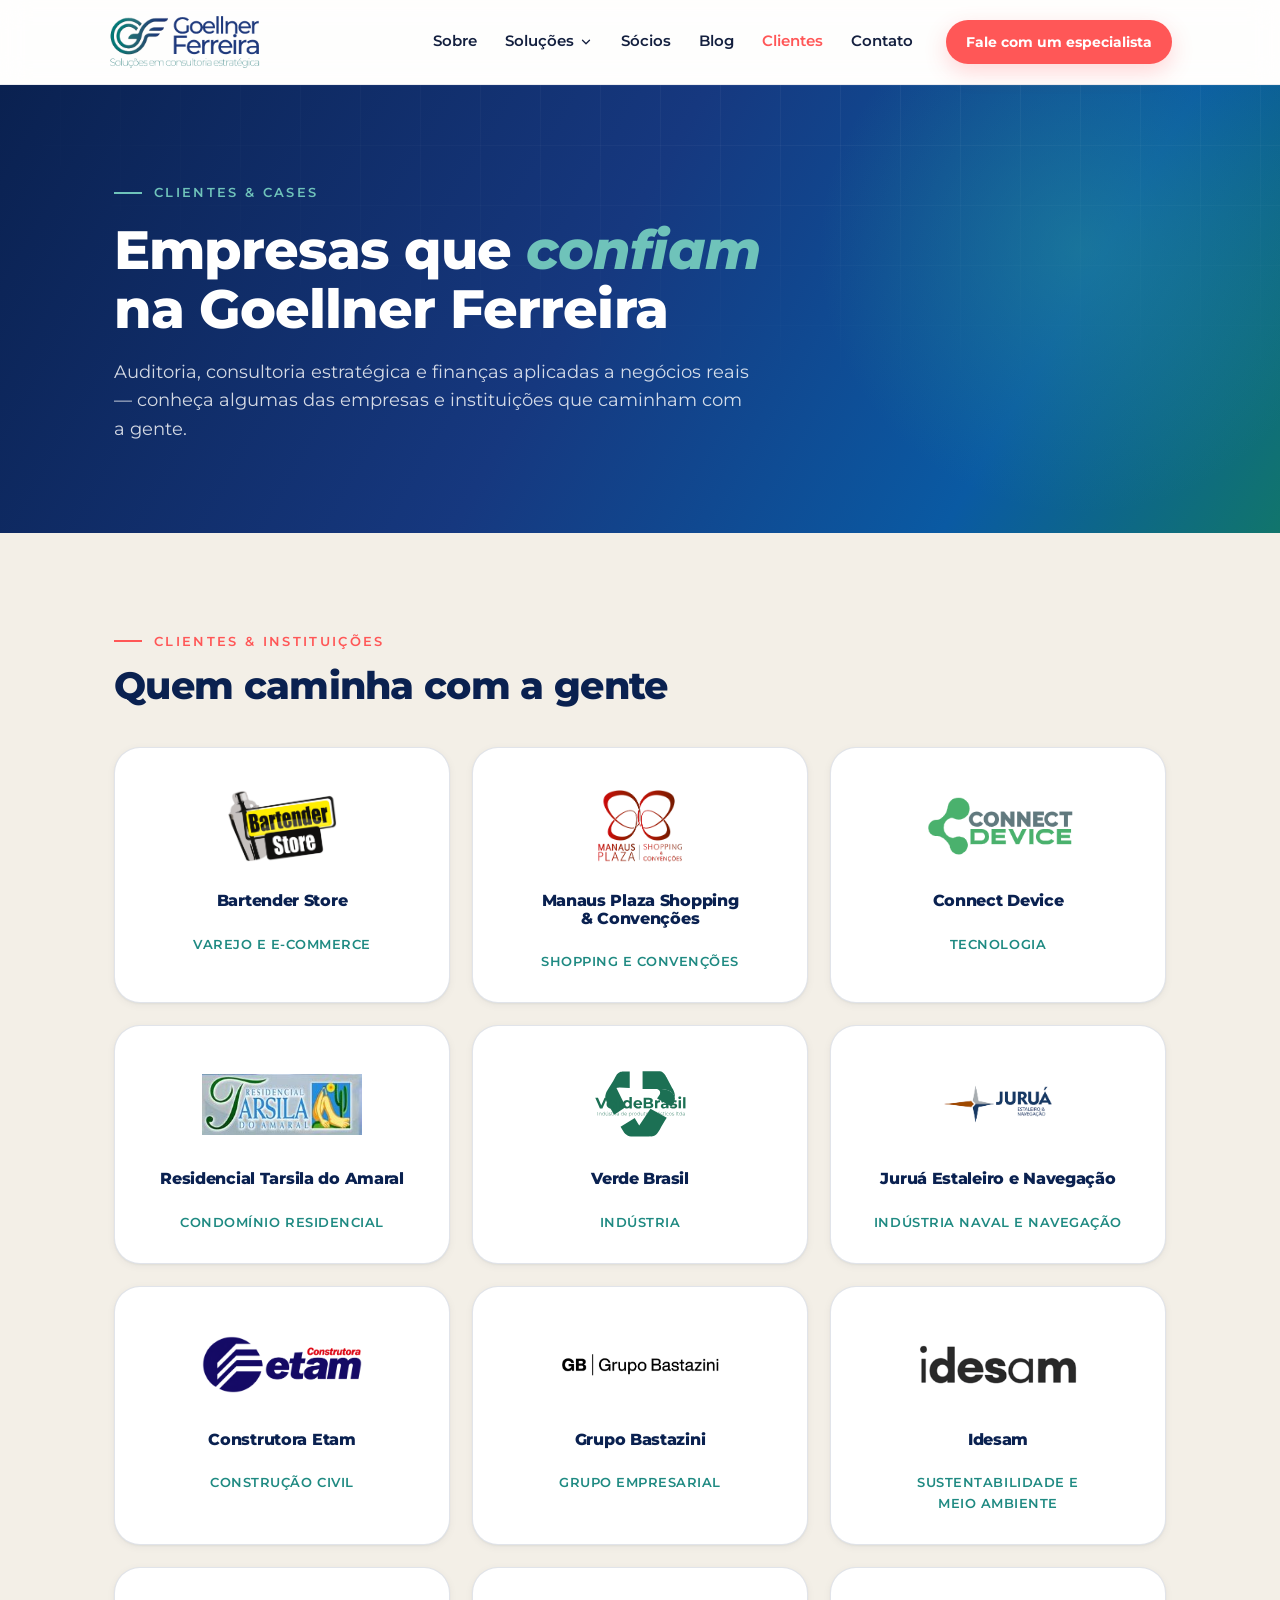
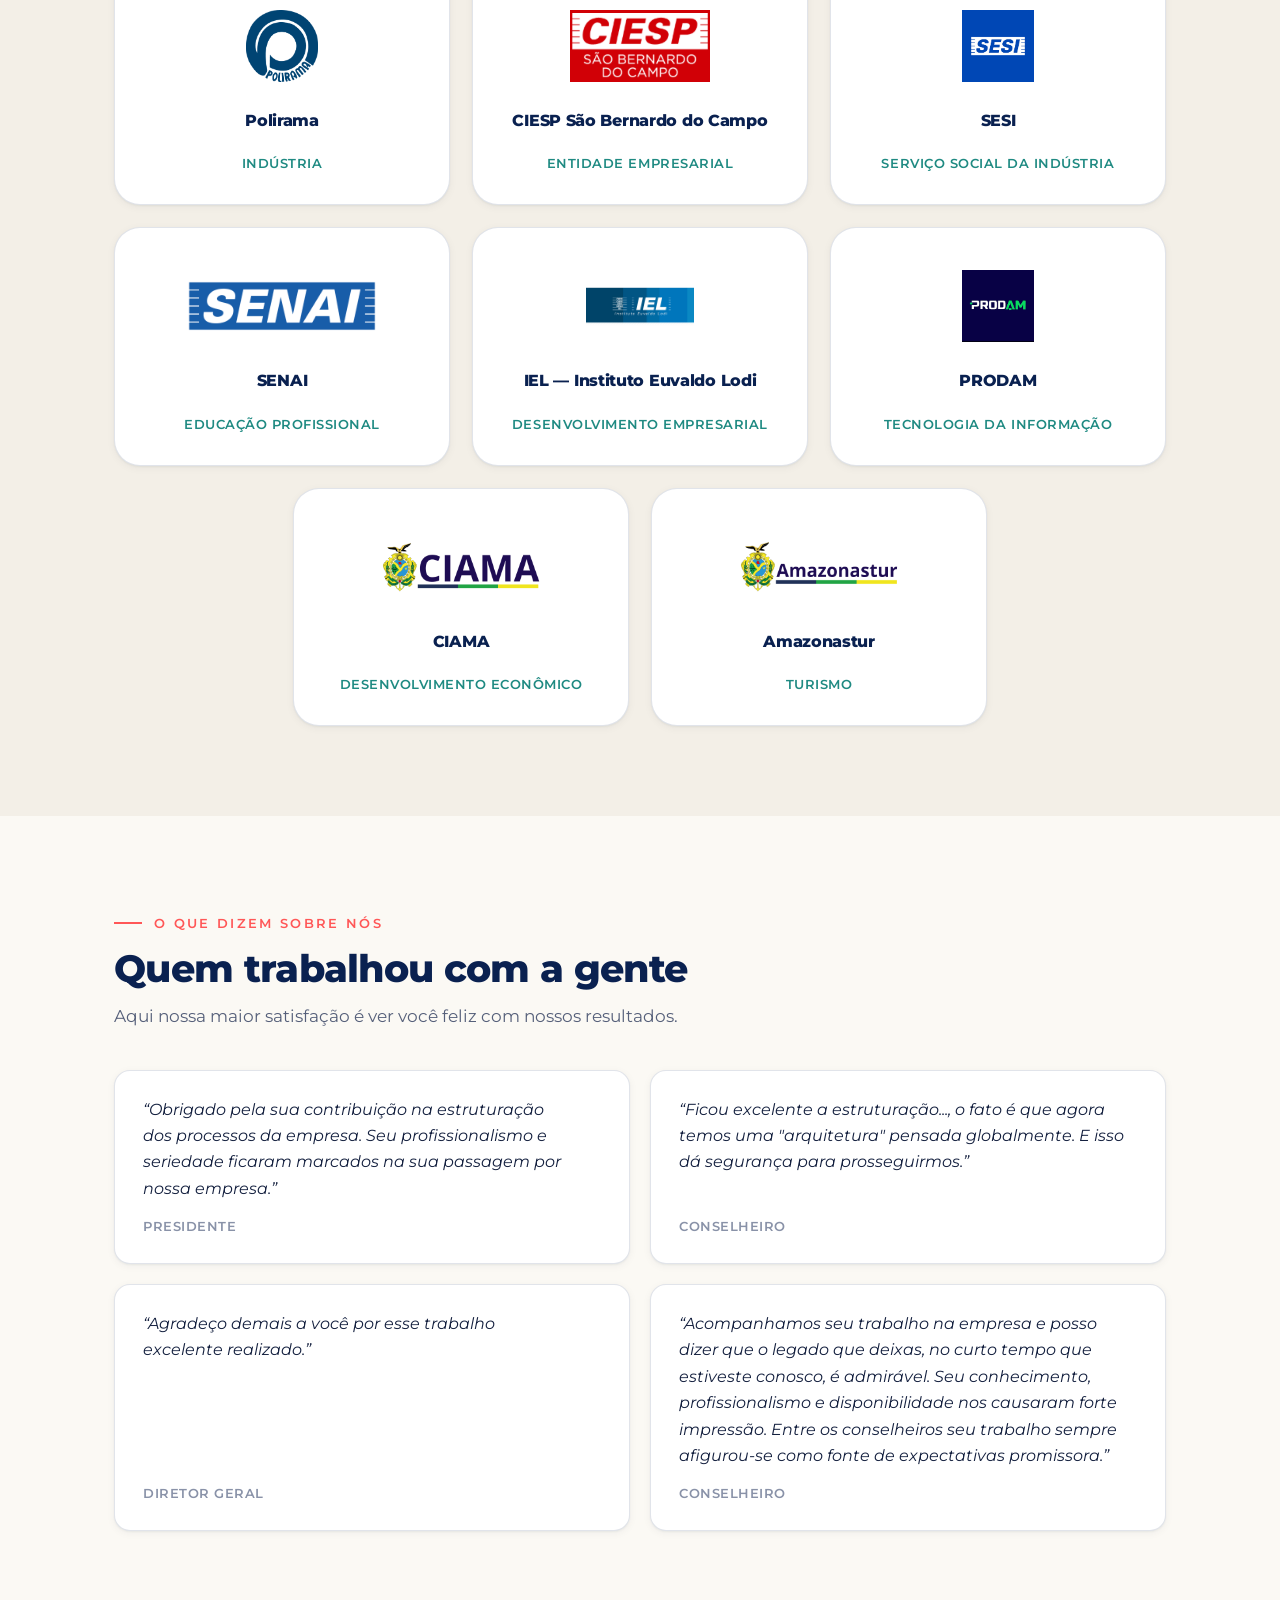
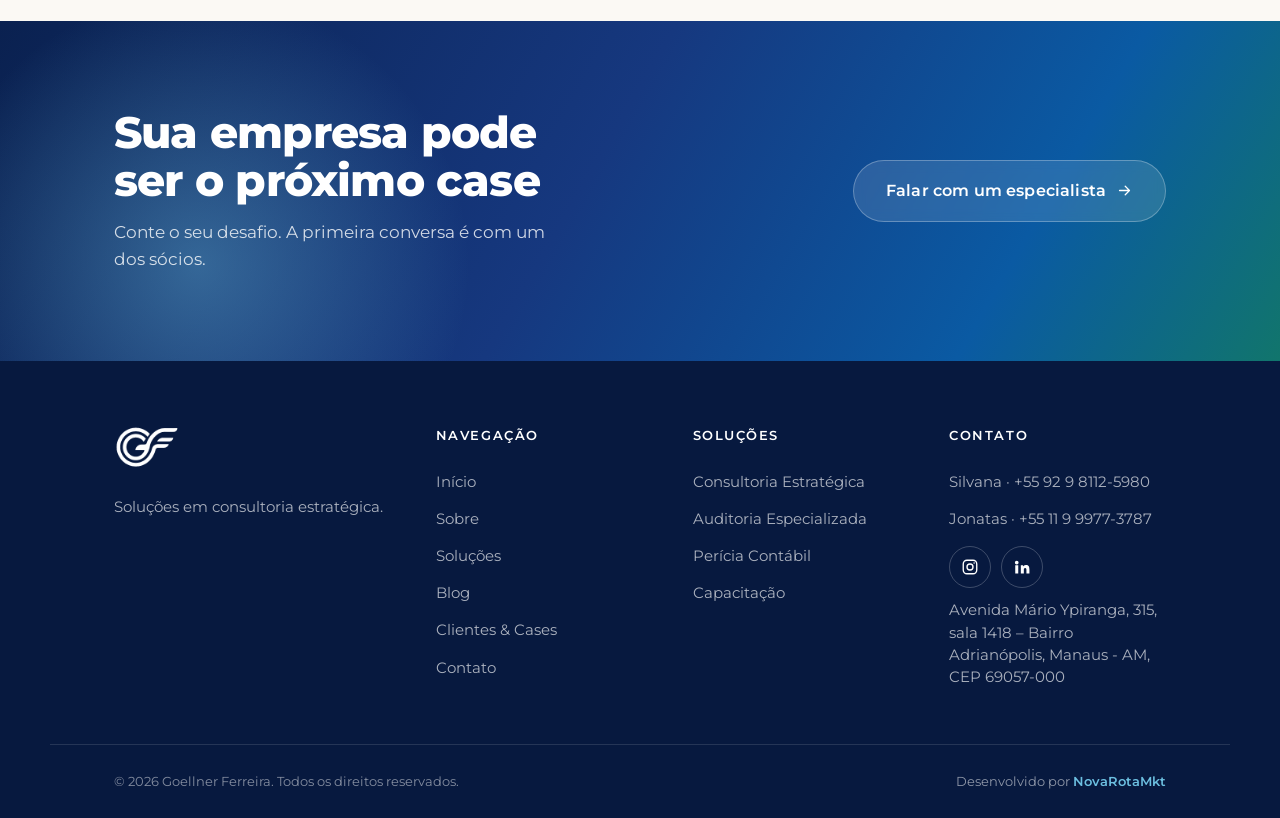
<file: cases.html>
<!DOCTYPE html>
<html lang="pt-BR">
<head>
<meta charset="UTF-8" />
<meta name="viewport" content="width=device-width, initial-scale=1.0" />
<!-- Google tag (gtag.js) -->
<script async src="https://www.googletagmanager.com/gtag/js?id=G-H2V8YQGPY5"></script>
<script>
  window.dataLayer = window.dataLayer || [];
  function gtag(){dataLayer.push(arguments);}
  gtag('js', new Date());
  gtag('config', 'G-H2V8YQGPY5');
</script>
<title>Clientes & Cases | Goellner Ferreira Consultoria e Auditoria</title>
<meta name="description" content="Conheça empresas e instituições atendidas pela Goellner Ferreira em consultoria estratégica, auditoria, compliance e finanças em Manaus, São Paulo e região." />
<meta name="robots" content="index, follow, max-image-preview:large" />
<link rel="canonical" href="https://goellnerferreira.com.br/cases.html" />
<meta property="og:type" content="website" />
<meta property="og:site_name" content="Goellner Ferreira" />
<meta property="og:locale" content="pt_BR" />
<meta property="og:title" content="Clientes & Cases | Goellner Ferreira Consultoria e Auditoria" />
<meta property="og:description" content="Conheça empresas e instituições atendidas pela Goellner Ferreira em consultoria estratégica, auditoria, compliance e finanças em Manaus, São Paulo e região." />
<meta property="og:url" content="https://goellnerferreira.com.br/cases.html" />
<meta property="og:image" content="https://goellnerferreira.com.br/assets/logo-gf.png" />
<meta name="twitter:card" content="summary_large_image" />
<script type="application/ld+json">{"@context":"https://schema.org","@graph":[{"@type":"CollectionPage","@id":"https://goellnerferreira.com.br/cases.html","url":"https://goellnerferreira.com.br/cases.html","name":"Clientes & Cases | Goellner Ferreira","inLanguage":"pt-BR","isPartOf":{"@id":"https://goellnerferreira.com.br/#site"},"about":{"@id":"https://goellnerferreira.com.br/#org"},"mainEntity":{"@type":"ItemList","name":"Clientes atendidos","itemListElement":[{"@type":"ListItem","position":1,"item":{"@type":"Organization","name":"Bartender Store","description":"Estruturação financeira e societária que ajudou a ampliar a operação e o lucro líquido da empresa de forma consistente."}},{"@type":"ListItem","position":2,"item":{"@type":"Organization","name":"Manaus Plaza Shopping & Convenções","description":"Suporte estratégico em processos administrativos, financeiros e de governança corporativa."}},{"@type":"ListItem","position":3,"item":{"@type":"Organization","name":"Connect Device","description":"Auditoria de processos e apoio à gestão financeira, com foco em eficiência e controle."}},{"@type":"ListItem","position":4,"item":{"@type":"Organization","name":"Residencial Tarsila do Amaral","description":"Consultoria em governança condominial e estruturação de processos financeiros."}},{"@type":"ListItem","position":5,"item":{"@type":"Organization","name":"Verde Brasil","description":"Reestruturação de processos industriais e implementação de rotinas de compliance."}}]}},{"@type":"BreadcrumbList","itemListElement":[{"@type":"ListItem","position":1,"name":"Início","item":"https://goellnerferreira.com.br/"},{"@type":"ListItem","position":2,"name":"Clientes & Cases","item":"https://goellnerferreira.com.br/cases.html"}]},{"@type":"Organization","@id":"https://goellnerferreira.com.br/#org","name":"Goellner Ferreira","url":"https://goellnerferreira.com.br/","logo":"https://goellnerferreira.com.br/assets/logo-gf.png","memberOf":[{"@type":"Organization","name":"CIESP São Bernardo do Campo"},{"@type":"Organization","name":"SESI"},{"@type":"Organization","name":"SENAI"},{"@type":"Organization","name":"IEL — Instituto Euvaldo Lodi"},{"@type":"Organization","name":"PRODAM"},{"@type":"Organization","name":"CIAMA"},{"@type":"Organization","name":"Amazonastur"}]}]}</script>
<link rel="icon" type="image/png" href="assets/gf-symbol.png" />
<link rel="preconnect" href="https://fonts.googleapis.com" />
<link rel="preconnect" href="https://fonts.gstatic.com" crossorigin />
<link href="https://fonts.googleapis.com/css2?family=Montserrat:ital,wght@0,400;0,500;0,600;0,700;0,800;1,500;1,600&display=swap" rel="stylesheet" />
<link rel="stylesheet" href="styles.css" />
<link rel="stylesheet" href="cases.css" />
<style>/*f4*/@media(min-width:861px){.footer-top{grid-template-columns:1.3fr 1fr 1fr 1fr!important}}
blockquote.testi-card{margin:0;display:flex;flex-direction:column}.testi-logo{height:34px;width:auto;max-width:150px;object-fit:contain;object-position:left;margin-bottom:18px}.testi-card .testi-role{margin-top:auto;padding-top:14px}.faddr{line-height:1.55!important;max-width:30ch}.fsoc{display:flex!important;gap:10px;padding:8px 0 4px!important}.fsoc a{display:grid!important;place-items:center;width:42px;height:42px;padding:0!important;border-radius:50%;border:1px solid rgba(255,255,255,.22);color:#fff!important;transition:background .2s,border-color .2s}.fsoc a:hover{background:var(--coral,#ff5757);border-color:var(--coral,#ff5757)}.fsoc svg{width:18px;height:18px}.testi-grid{grid-template-columns:repeat(2,minmax(0,1fr))!important}@media(max-width:760px){.testi-grid{grid-template-columns:1fr!important}}.client-card .client-seg{font-size:13px!important;font-weight:600;letter-spacing:.04em;text-transform:uppercase;color:var(--teal-600,#1f8a82)!important;margin-top:6px!important}.client-card{text-align:center}.client-card h3{font-size:16px!important}.client-logo-wrap{height:96px!important;width:100%;display:flex!important;align-items:center;justify-content:center;background:#fff;border-radius:12px;padding:12px 18px}.client-logo-wrap img{max-height:72px!important;max-width:160px!important;width:auto;height:auto;object-fit:contain;mix-blend-mode:multiply}.client-logo-wrap img[src*="senai"]{max-width:190px!important}.client-logo-wrap img[src*="amazonastur"],.client-logo-wrap img[src*="ciama"]{max-height:80px!important}@media(max-width:620px){.client-grid{gap:12px!important}.client-grid>*{flex-basis:calc((100% - 12px)/2)!important}.client-card{padding:14px 12px 16px!important;gap:8px!important}.client-logo-wrap{height:72px!important;padding:8px 10px!important}.client-logo-wrap img{max-height:52px!important;max-width:100%!important}.client-logo-wrap img[src*="amazonastur"],.client-logo-wrap img[src*="ciama"]{max-height:58px!important}.client-card h3{font-size:14px!important;line-height:1.3}.client-card .client-seg{font-size:10.5px!important;letter-spacing:.03em;line-height:1.35}.testi-card{padding:22px 20px!important}.testi-card p{font-size:15px!important}.cases-hero h1{font-size:clamp(28px,8vw,36px)!important}}</style>
<style id="gfh-css">
.gfh{position:sticky;top:0;z-index:80;background:rgba(255,255,255,.92);-webkit-backdrop-filter:blur(14px);backdrop-filter:blur(14px);border-bottom:1px solid rgba(10,33,80,.08);font-family:"Montserrat",system-ui,sans-serif;transition:box-shadow .3s}
.gfh[data-stuck="true"]{box-shadow:0 4px 20px rgba(16,30,68,.06)}
.gfh *{box-sizing:border-box}
.gfh-in{max-width:1180px;margin:0 auto;padding:0 clamp(20px,5vw,58px);display:flex;align-items:center;gap:20px;height:84px}
.gfh-logo{display:flex;flex:none}.gfh-logo img{height:56px;width:auto;display:block}
.gfh-links{display:flex;align-items:center;gap:2px;margin-left:auto}
.gfh-links a{font-size:14.5px;font-weight:600;color:#14203f;padding:9px 13px;border-radius:999px;text-decoration:none;white-space:nowrap;transition:background .16s,color .16s}
.gfh-links a:hover{background:#f3efe7;color:#ff5757}
.gfh-links a.on{color:#ff5757}
.gfh-wm{display:inline-flex!important;align-items:center;gap:6px;color:#56607a!important;font-weight:600!important}
.gfh-wm svg{width:16px;height:16px}
.gfh-sep{width:1px;height:22px;background:rgba(10,33,80,.14);margin:0 8px}
.gfh-cta{flex:none;display:inline-flex;align-items:center;font-size:14px;font-weight:700;color:#fff!important;background:#ff5757;padding:11px 20px;border-radius:999px;text-decoration:none;white-space:nowrap;box-shadow:0 8px 22px rgba(255,87,87,.24);transition:transform .18s}
.gfh-cta:hover{transform:translateY(-2px);color:#fff}
.gfh-burger{display:none;margin-left:auto;flex-direction:column;gap:5px;background:none;border:0;cursor:pointer;padding:10px}
.gfh-burger span{width:26px;height:2px;background:#0a2150;border-radius:2px;display:block}
.gfh-mm{display:none;flex-direction:column;padding:6px clamp(20px,5vw,58px) 22px;background:#fbf9f4;border-top:1px solid rgba(10,33,80,.07)}
.gfh-mm.open{display:flex}
.gfh-mm a{padding:14px 4px;font-size:15.5px;font-weight:600;color:#14203f;text-decoration:none;border-bottom:1px solid rgba(10,33,80,.07)}
.gfh-mm a.on{color:#ff5757}
.gfh-mm .gfh-cta{margin-top:16px;justify-content:center;border:0;padding:14px 20px;font-size:15px}
@media(max-width:1260px){.gfh-links a{padding:9px 10px}.gfh-sep{margin:0 4px}.gfh-wm{font-size:0!important;gap:0}.gfh-in{gap:14px}}
@media(max-width:1140px){.gfh-links,.gfh-in>.gfh-cta{display:none}.gfh-burger{display:flex}}
@media(max-width:640px){.gfh-in{height:70px}.gfh-logo img{height:46px}}
.gfh-dd{position:relative;display:flex}.gfh-links .gfh-dd>a{display:inline-flex;align-items:center;gap:5px}.gfh-chev{width:14px;height:14px;transition:transform .2s}.gfh-dd:hover .gfh-chev,.gfh-dd:focus-within .gfh-chev{transform:rotate(180deg)}.gfh-ddm{position:absolute;top:100%;left:-8px;padding-top:10px;min-width:300px;opacity:0;visibility:hidden;transform:translateY(6px);transition:opacity .18s,transform .18s,visibility .18s}.gfh-dd:hover .gfh-ddm,.gfh-dd:focus-within .gfh-ddm{opacity:1;visibility:visible;transform:none}.gfh-ddm-in{background:#fff;border:1px solid rgba(10,33,80,.1);border-radius:16px;box-shadow:0 18px 40px rgba(10,33,80,.14);padding:8px;display:grid;gap:2px}.gfh-links .gfh-ddm a{display:flex;flex-direction:column;gap:2px;border-radius:11px;padding:11px 14px;white-space:normal}.gfh-links .gfh-ddm a small{font-size:12.5px;font-weight:500;color:#56607a}.gfh-links .gfh-ddm a.on,.gfh-links .gfh-ddm a:hover{background:#f3efe7}.gfh-mm a.gfh-sub{padding:11px 4px 11px 18px;font-size:14.5px;color:#56607a;font-weight:500}.gfh-mm a.gfh-sub.on{color:#ff5757}
/*mobile-polish*/
@media(max-width:640px){
.gfh-burger{min-width:44px;min-height:44px}
.panel-dots{gap:4px}.panel-dot{width:28px;height:28px;background:transparent!important;box-shadow:none!important;position:relative}
.panel-dot::after{content:"";position:absolute;inset:10px;border-radius:50%;background:rgba(255,255,255,.3);transition:.25s}
.panel-dot.active::after{background:var(--coral);box-shadow:0 0 0 3px rgba(255,87,87,.24)}
.hero-in{gap:28px!important;padding-block:28px 40px!important}
.hero-meta{display:none!important}
.hero-cta{margin-top:24px!important}
.hero-cta .btn{flex:1 1 100%;justify-content:center}
.panel{min-height:0!important;padding:22px!important}
.stat-cell{padding:16px 14px!important}
.stat-cell .v{font-size:28px!important}
.panel-note{display:none}
.trust-more,.plink{display:inline-flex;align-items:center;min-height:44px}
.crumb{display:flex;flex-wrap:wrap;align-items:center;column-gap:6px}.crumb a{display:inline-flex;align-items:center;min-height:40px}
.chip,.panel-post-tag,.panel-h span:first-child,.trust-l{font-size:12px!important}
.ftr-bot a{display:inline-flex;align-items:center;min-height:36px}
}.testi-grid{grid-template-columns:repeat(2,minmax(0,1fr))!important}@media(max-width:760px){.testi-grid{grid-template-columns:1fr!important}}.client-card .client-seg{font-size:13px!important;font-weight:600;letter-spacing:.04em;text-transform:uppercase;color:var(--teal-600,#1f8a82)!important;margin-top:6px!important}.client-card{text-align:center}.client-card h3{font-size:16px!important}.client-logo-wrap{height:96px!important;width:100%;display:flex!important;align-items:center;justify-content:center;background:#fff;border-radius:12px;padding:12px 18px}.client-logo-wrap img{max-height:72px!important;max-width:160px!important;width:auto;height:auto;object-fit:contain;mix-blend-mode:multiply}.client-logo-wrap img[src*="senai"]{max-width:190px!important}.client-logo-wrap img[src*="amazonastur"],.client-logo-wrap img[src*="ciama"]{max-height:80px!important}@media(max-width:620px){.client-grid{gap:12px!important}.client-grid>*{flex-basis:calc((100% - 12px)/2)!important}.client-card{padding:14px 12px 16px!important;gap:8px!important}.client-logo-wrap{height:72px!important;padding:8px 10px!important}.client-logo-wrap img{max-height:52px!important;max-width:100%!important}.client-logo-wrap img[src*="amazonastur"],.client-logo-wrap img[src*="ciama"]{max-height:58px!important}.client-card h3{font-size:14px!important;line-height:1.3}.client-card .client-seg{font-size:10.5px!important;letter-spacing:.03em;line-height:1.35}.testi-card{padding:22px 20px!important}.testi-card p{font-size:15px!important}.cases-hero h1{font-size:clamp(28px,8vw,36px)!important}}</style>
</head>
<body data-accent="coral" data-corners="soft">
<header class="gfh" id="gfh" data-stuck="false">
  <div class="gfh-in">
    <a class="gfh-logo" href="index.html"><img src="assets/logo-gf-web.png" alt="Goellner Ferreira — consultoria estratégica e auditoria" /></a>
    <nav class="gfh-links"><a href="sobre.html">Sobre</a><div class="gfh-dd"><a href="index.html#solucoes">Soluções<svg class="gfh-chev" viewBox="0 0 24 24" fill="none" stroke="currentColor" stroke-width="2.2" stroke-linecap="round" stroke-linejoin="round"><path d="M6 9l6 6 6-6"/></svg></a><div class="gfh-ddm"><div class="gfh-ddm-in"><a href="consultoria-estrategica.html">Consultoria Estratégica<small>Estrutura, finanças e M&amp;A</small></a><a href="auditoria.html">Auditoria Especializada<small>Contábil, controles e compliance</small></a><a href="pericia-contabil.html">Perícia Contábil<small>Laudos e assistência técnica</small></a><a href="capacitacao.html">Capacitação<small>Treinamentos in company</small></a></div></div></div><a href="index.html#socios">Sócios</a><a href="blog/">Blog</a><a href="cases.html" class="on">Clientes</a><a href="index.html#contato">Contato</a></nav>
    <a class="gfh-cta" href="index.html#contato">Fale com um especialista</a>
    <button class="gfh-burger" aria-label="Abrir menu" onclick="document.getElementById('gfhmm').classList.toggle('open')"><span></span><span></span><span></span></button>
  </div>
  <div class="gfh-mm" id="gfhmm"><a href="sobre.html">Sobre</a><a href="index.html#solucoes">Soluções</a><a class="gfh-sub" href="consultoria-estrategica.html">Consultoria Estratégica</a><a class="gfh-sub" href="auditoria.html">Auditoria Especializada</a><a class="gfh-sub" href="pericia-contabil.html">Perícia Contábil</a><a class="gfh-sub" href="capacitacao.html">Capacitação</a><a href="index.html#socios">Sócios</a><a href="blog/">Blog</a><a href="cases.html" class="on">Clientes</a><a href="index.html#contato">Contato</a><a class="gfh-cta" href="index.html#contato">Fale com um especialista</a></div>
</header>
<script>(function(){var h=document.getElementById('gfh');function f(){h.setAttribute('data-stuck',window.scrollY>12);}f();window.addEventListener('scroll',f);document.querySelectorAll('#gfhmm a').forEach(function(a){a.addEventListener('click',function(){document.getElementById('gfhmm').classList.remove('open');});});})();</script>
<main>
<section class="cases-hero">
  <div class="wrap cases-hero-inner">
    <span class="eyebrow">Clientes &amp; Cases</span>
    <h1>Empresas que <em>confiam</em> na Goellner Ferreira</h1>
    <p>Auditoria, consultoria estratégica e finanças aplicadas a negócios reais — conheça algumas das empresas e instituições que caminham com a gente.</p>
  </div>
</section>
<section class="cases-section">
  <div class="wrap">
    <div class="cases-shead">
      <span class="eyebrow">Clientes &amp; instituições</span>
      <h2>Quem caminha com a gente</h2>
    </div>
    <div class="client-grid">
      <article class="client-card"><div class="client-logo-wrap"><img src="assets/clients/bartender-hq.png" alt="Logo Bartender Store" loading="lazy" /></div><h3>Bartender Store</h3><p class="client-seg">Varejo e e-commerce</p></article>
      <article class="client-card"><div class="client-logo-wrap"><img src="assets/clients/manaus-plaza.png" alt="Logo Manaus Plaza Shopping &amp; Convenções" loading="lazy" /></div><h3>Manaus Plaza Shopping &amp; Convenções</h3><p class="client-seg">Shopping e convenções</p></article>
      <article class="client-card"><div class="client-logo-wrap"><img src="assets/clients/connect-device.png" alt="Logo Connect Device" loading="lazy" /></div><h3>Connect Device</h3><p class="client-seg">Tecnologia</p></article>
      <article class="client-card"><div class="client-logo-wrap"><img src="assets/clients/tarsila-do-amaral.jpeg" alt="Logo Residencial Tarsila do Amaral" loading="lazy" /></div><h3>Residencial Tarsila do Amaral</h3><p class="client-seg">Condomínio residencial</p></article>
      <article class="client-card"><div class="client-logo-wrap"><img src="assets/clients/verde-brasil-cor.svg" alt="Logo Verde Brasil" loading="lazy" /></div><h3>Verde Brasil</h3><p class="client-seg">Indústria</p></article>
      <article class="client-card"><div class="client-logo-wrap"><img src="assets/clients/jurua.png" alt="Logo Juruá Estaleiro e Navegação" loading="lazy" /></div><h3>Juruá Estaleiro e Navegação</h3><p class="client-seg">Indústria naval e navegação</p></article>
      <article class="client-card"><div class="client-logo-wrap"><img src="assets/clients/etam.png" alt="Logo Construtora Etam" loading="lazy" /></div><h3>Construtora Etam</h3><p class="client-seg">Construção civil</p></article>
      <article class="client-card"><div class="client-logo-wrap"><img src="assets/clients/bastazini.png" alt="Logo Grupo Bastazini" loading="lazy" /></div><h3>Grupo Bastazini</h3><p class="client-seg">Grupo empresarial</p></article>
      <article class="client-card"><div class="client-logo-wrap"><img src="assets/clients/idesam.png" alt="Logo Idesam" loading="lazy" /></div><h3>Idesam</h3><p class="client-seg">Sustentabilidade e meio ambiente</p></article>
      <article class="client-card"><div class="client-logo-wrap"><img src="assets/clients/polirama.png" alt="Logo Polirama" loading="lazy" /></div><h3>Polirama</h3><p class="client-seg">Indústria</p></article>
      <article class="client-card"><div class="client-logo-wrap"><img src="assets/clients/ciesp-sbc.png" alt="Logo CIESP São Bernardo do Campo" loading="lazy" /></div><h3>CIESP São Bernardo do Campo</h3><p class="client-seg">Entidade empresarial</p></article>
      <article class="client-card"><div class="client-logo-wrap"><img src="assets/clients/sesi.jpeg" alt="Logo SESI" loading="lazy" /></div><h3>SESI</h3><p class="client-seg">Serviço social da indústria</p></article>
      <article class="client-card"><div class="client-logo-wrap"><img src="assets/clients/senai-hq.png" alt="Logo SENAI" loading="lazy" /></div><h3>SENAI</h3><p class="client-seg">Educação profissional</p></article>
      <article class="client-card"><div class="client-logo-wrap"><img src="assets/clients/iel.jpeg" alt="Logo IEL — Instituto Euvaldo Lodi" loading="lazy" /></div><h3>IEL — Instituto Euvaldo Lodi</h3><p class="client-seg">Desenvolvimento empresarial</p></article>
      <article class="client-card"><div class="client-logo-wrap"><img src="assets/clients/prodam.png" alt="Logo PRODAM" loading="lazy" /></div><h3>PRODAM</h3><p class="client-seg">Tecnologia da informação</p></article>
      <article class="client-card"><div class="client-logo-wrap"><img src="assets/clients/ciama-hq.png" alt="Logo CIAMA" loading="lazy" /></div><h3>CIAMA</h3><p class="client-seg">Desenvolvimento econômico</p></article>
      <article class="client-card"><div class="client-logo-wrap"><img src="assets/clients/amazonastur-hq.png" alt="Logo Amazonastur" loading="lazy" /></div><h3>Amazonastur</h3><p class="client-seg">Turismo</p></article>
    </div>
  </div>
</section>
<section class="cases-section alt">
  <div class="wrap">
    <div class="cases-shead">
      <span class="eyebrow">O que dizem sobre nós</span>
      <h2>Quem trabalhou com a gente</h2>
      <p>Aqui nossa maior satisfação é ver você feliz com nossos resultados.</p>
    </div>
    <div class="testi-grid">
      <blockquote class="testi-card"><p>“Obrigado pela sua contribuição na estruturação dos processos da empresa. Seu profissionalismo e seriedade ficaram marcados na sua passagem por nossa empresa.”</p><div class="testi-role">Presidente</div></blockquote>
      <blockquote class="testi-card"><p>“Ficou excelente a estruturação..., o fato é que agora temos uma "arquitetura" pensada globalmente. E isso dá segurança para prosseguirmos.”</p><div class="testi-role">Conselheiro</div></blockquote>
      <blockquote class="testi-card"><p>“Agradeço demais a você por esse trabalho excelente realizado.”</p><div class="testi-role">Diretor Geral</div></blockquote>
      <blockquote class="testi-card"><p>“Acompanhamos seu trabalho na empresa e posso dizer que o legado que deixas, no curto tempo que estiveste conosco, é admirável. Seu conhecimento, profissionalismo e disponibilidade nos causaram forte impressão. Entre os conselheiros seu trabalho sempre afigurou-se como fonte de expectativas promissora.”</p><div class="testi-role">Conselheiro</div></blockquote>
    </div>
  </div>
</section>
<section class="ctaband">
  <div class="wrap ctaband-inner">
    <div>
      <h2>Sua empresa pode ser o próximo case</h2>
      <p>Conte o seu desafio. A primeira conversa é com um dos sócios.</p>
    </div>
    <a class="btn btn-light" style="padding:17px 32px;font-size:16px" href="index.html#contato">Falar com um especialista <svg viewBox="0 0 24 24" fill="none" stroke="currentColor" stroke-width="1.8" stroke-linecap="round" stroke-linejoin="round"><path d="M5 12h14M13 6l6 6-6 6"/></svg></a>
  </div>
</section>
</main>
<footer class="footer">
  <div class="wrap footer-top">
    <div class="footer-col">
      <img class="footer-logo" src="assets/gf-symbol.png" alt="Goellner Ferreira" style="filter:brightness(0) invert(1);height:44px" />
      <p class="footer-about">Soluções em consultoria estratégica.</p>
    </div>
    <div class="footer-col">
      <h5>Navegação</h5>
      <a href="index.html#inicio">Início</a><a href="sobre.html">Sobre</a><a href="index.html#solucoes">Soluções</a><a href="blog/">Blog</a><a href="cases.html">Clientes &amp; Cases</a><a href="index.html#contato">Contato</a>
    </div>
    <div class="footer-col">
      <h5>Soluções</h5>
      <a href="consultoria-estrategica.html">Consultoria Estratégica</a><a href="auditoria.html">Auditoria Especializada</a><a href="pericia-contabil.html">Perícia Contábil</a><a href="capacitacao.html">Capacitação</a>
    </div>
    <div class="footer-col">
      <h5>Contato</h5>
      <a href="tel:+5592981125980">Silvana · +55 92 9 8112-5980</a>
      <a href="tel:+5511999773787">Jonatas · +55 11 9 9977-3787</a>
      <div class="fsoc"><a href="https://www.instagram.com/goellnerferreira/" target="_blank" rel="noopener" aria-label="Instagram da Goellner Ferreira"><svg viewBox="0 0 24 24" fill="none" stroke="currentColor" stroke-width="1.8" aria-hidden="true"><rect x="3" y="3" width="18" height="18" rx="5"/><circle cx="12" cy="12" r="4"/><circle cx="17.5" cy="6.5" r="1" fill="currentColor" stroke="none"/></svg></a><a href="https://www.linkedin.com/company/goellnerferreira/" target="_blank" rel="noopener" aria-label="LinkedIn da Goellner Ferreira"><svg viewBox="0 0 24 24" fill="currentColor" aria-hidden="true"><path d="M4.98 3.5a2.5 2.5 0 11-.01 5 2.5 2.5 0 01.01-5zM3 9.75h4v11H3v-11zm6.5 0h3.8v1.5h.05c.53-1 1.83-2.05 3.77-2.05 4.03 0 4.78 2.65 4.78 6.1v5.45h-4v-4.83c0-1.15-.02-2.64-1.6-2.64-1.61 0-1.86 1.26-1.86 2.55v4.92h-4v-11z"/></svg></a></div>
      <a class="faddr" href="https://www.google.com/maps/search/?api=1&amp;query=Avenida+M%C3%A1rio+Ypiranga+315+Adrian%C3%B3polis+Manaus+AM" target="_blank" rel="noopener">Avenida Mário Ypiranga, 315, sala 1418 – Bairro Adrianópolis, Manaus - AM, CEP 69057-000</a>
    </div>
  </div>
  <div class="wrap footer-bottom">
    <span>© <span id="yr">2026</span> Goellner Ferreira. Todos os direitos reservados.</span>
    <span class="footer-credit">Desenvolvido por <a href="https://novarotamkt.com.br" target="_blank" rel="noopener">NovaRotaMkt</a></span>
  </div>
</footer>
<script>
document.getElementById('yr').textContent=new Date().getFullYear();
</script>
</body>
</html>
</file>
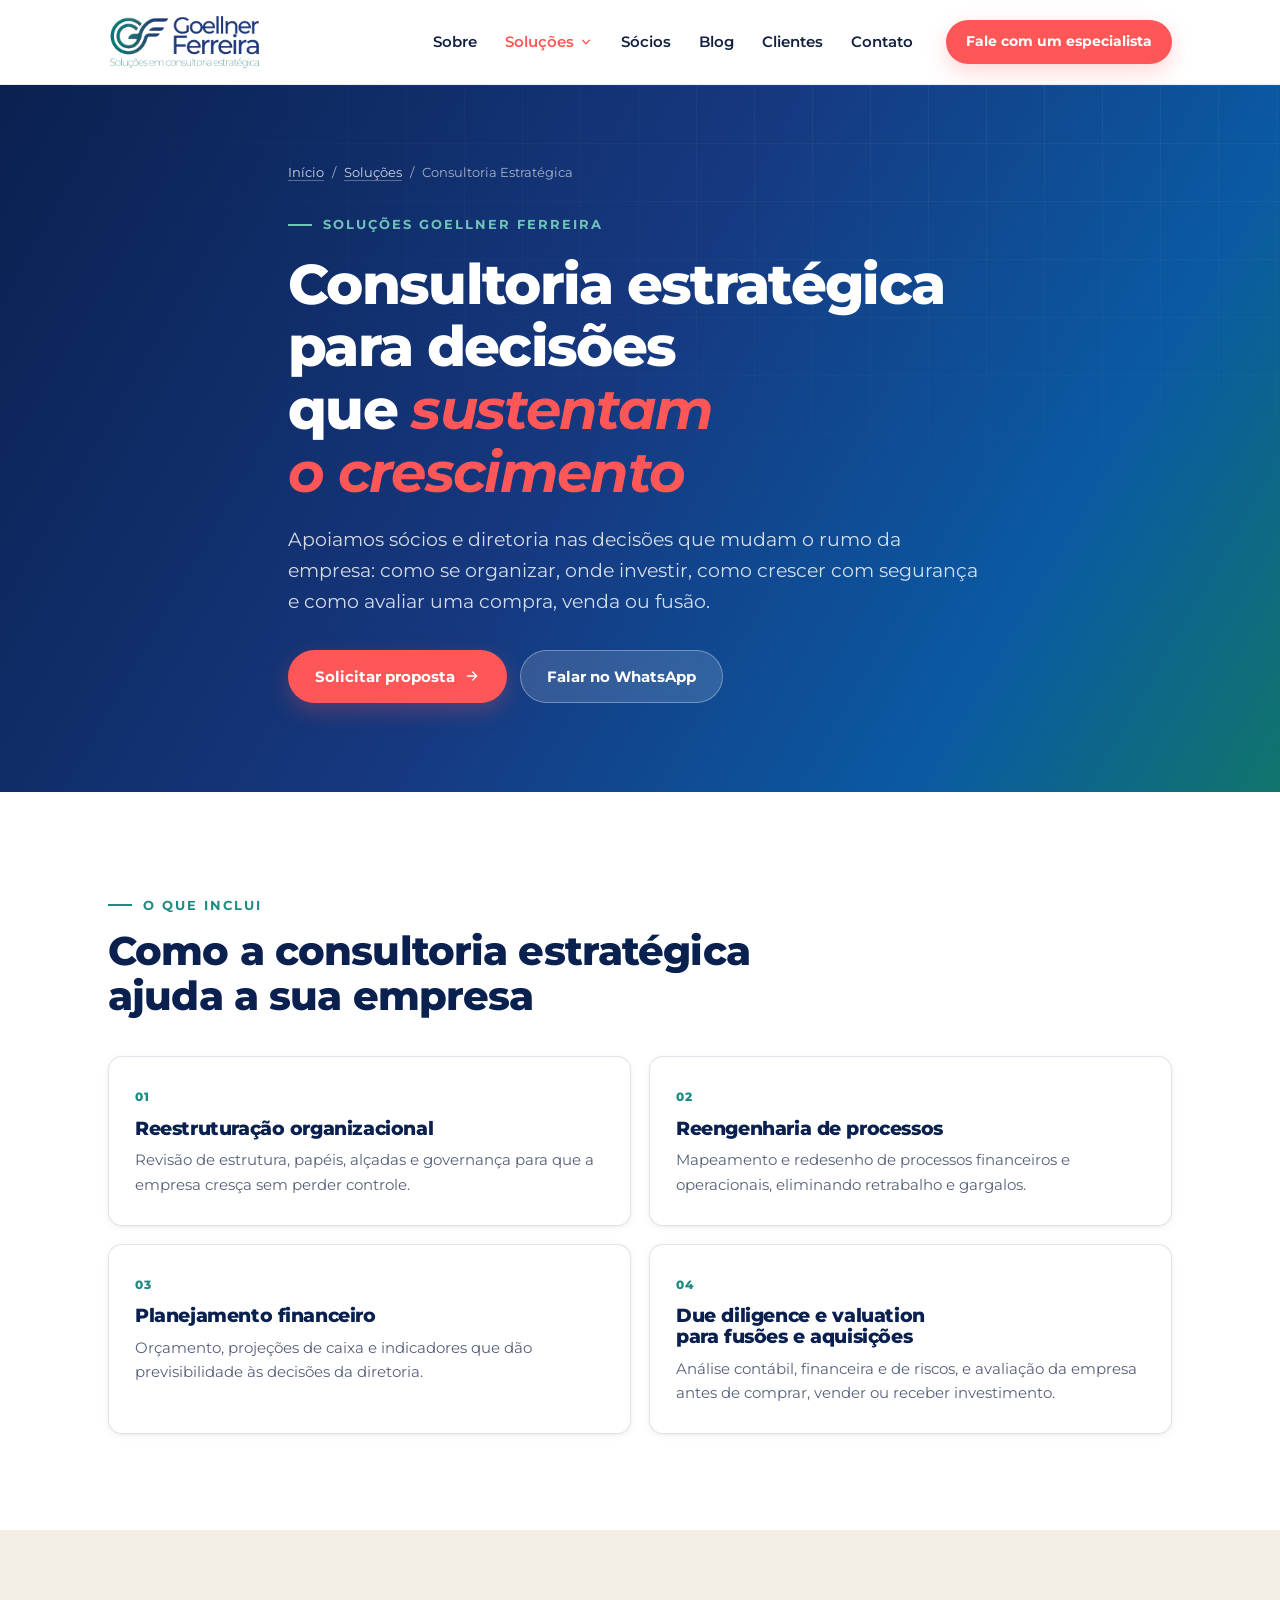
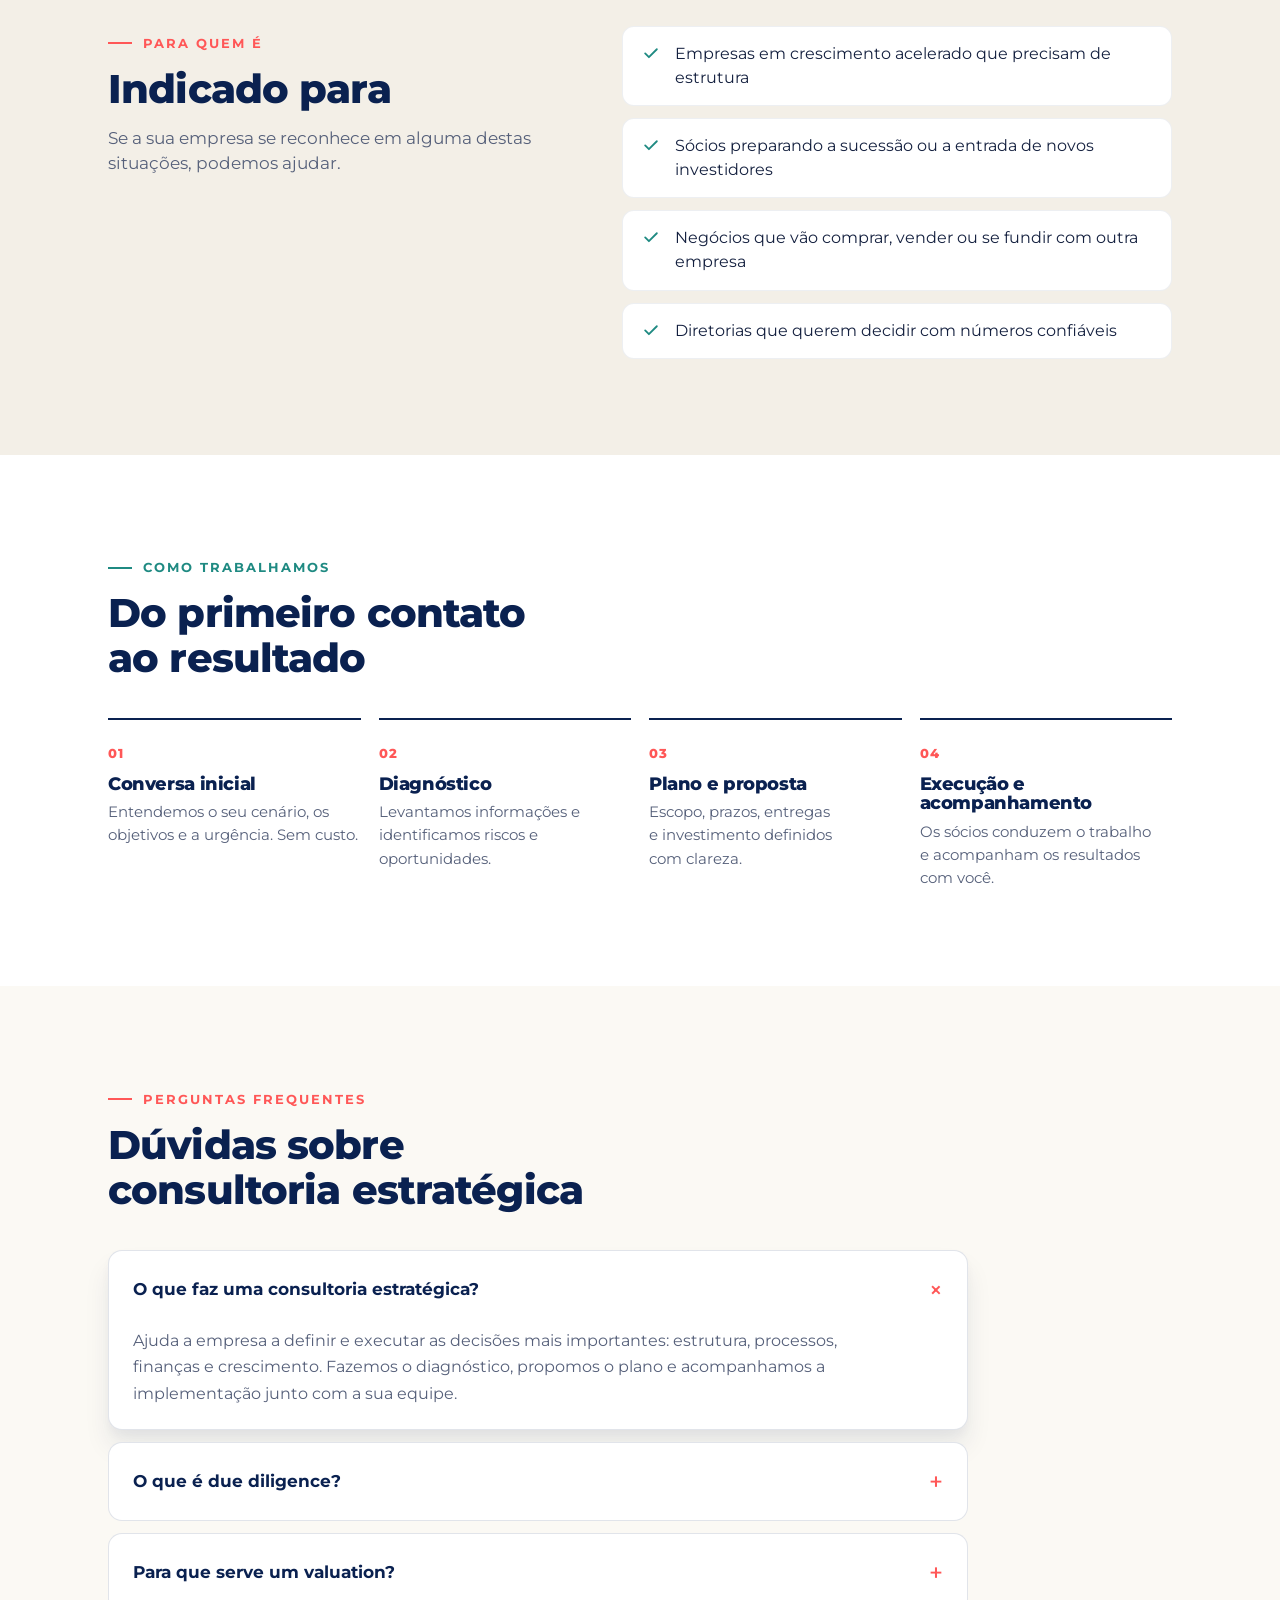
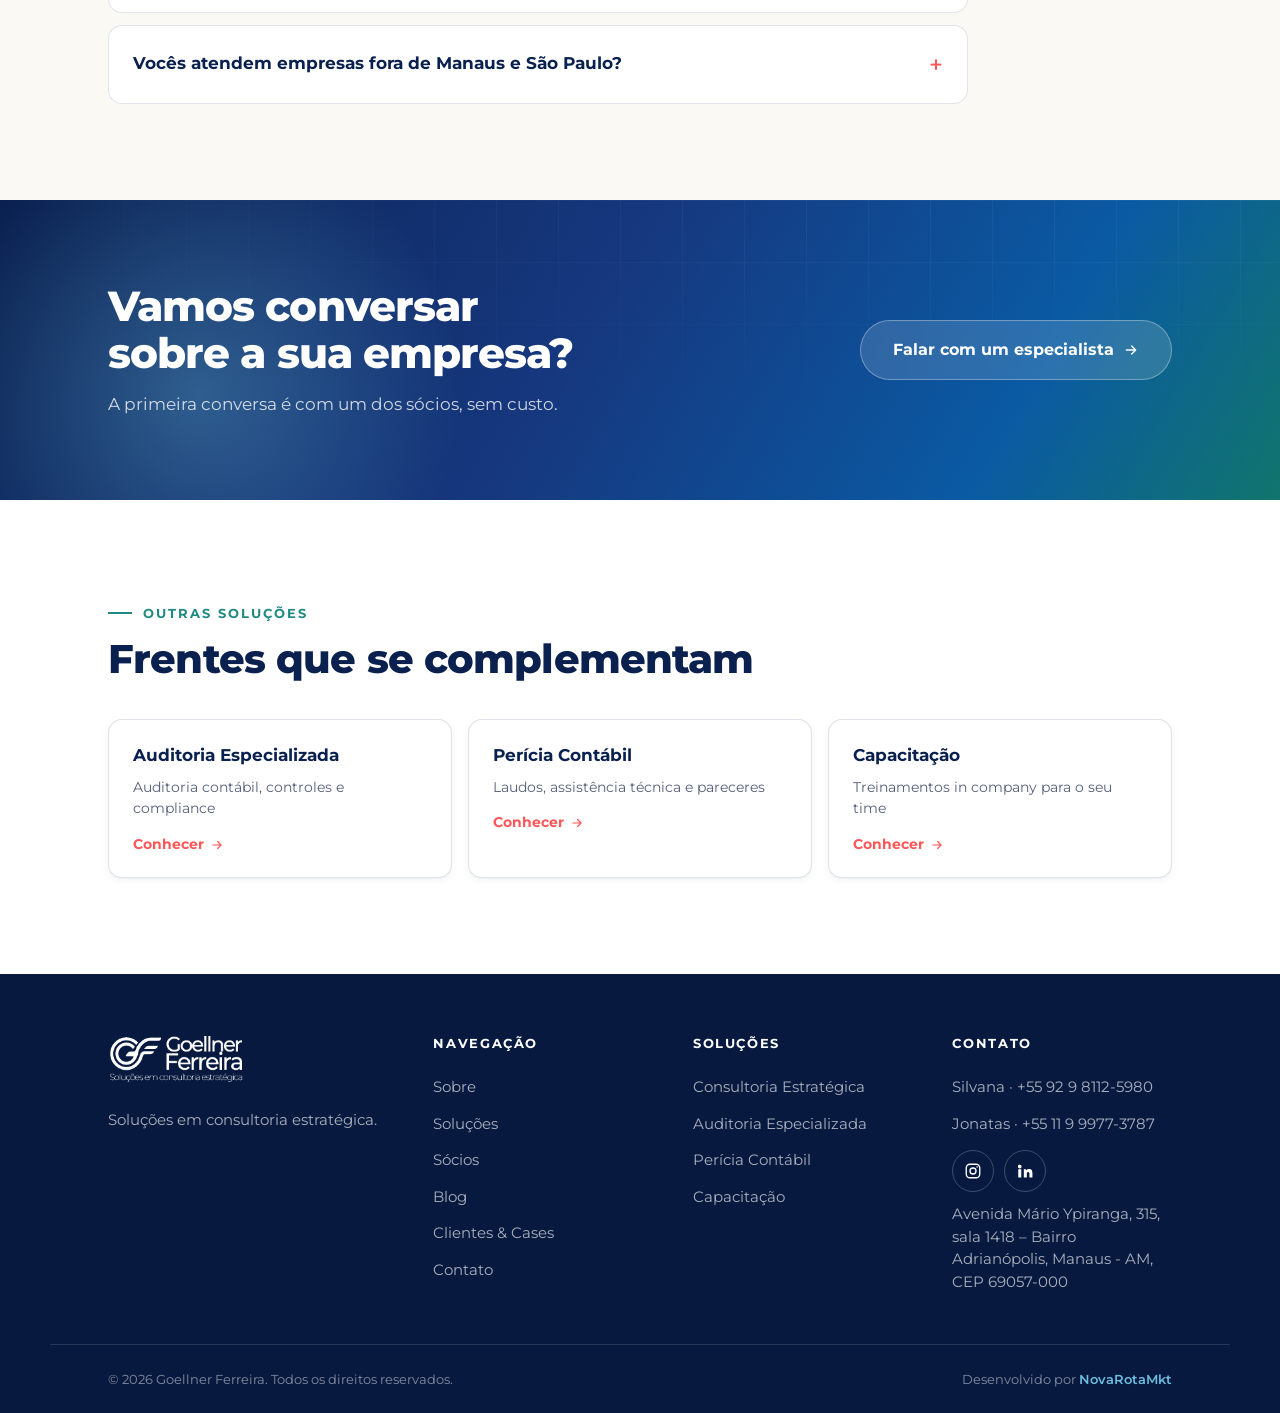
<file: consultoria-estrategica.html>
<!DOCTYPE html>
<html lang="pt-BR">
<head>
<meta charset="UTF-8" />
<meta name="viewport" content="width=device-width, initial-scale=1.0" />
<title>Consultoria Estratégica para Empresas | Goellner Ferreira</title>
<meta name="description" content="Consultoria estratégica e empresarial: reestruturação organizacional, processos, planejamento financeiro, due diligence e valuation para fusões e aquisições." />
<meta name="robots" content="index, follow, max-image-preview:large" />
<meta name="author" content="Goellner Ferreira" />
<meta http-equiv="Content-Security-Policy" content="upgrade-insecure-requests" />
<meta name="google-site-verification" content="rAgCxMST4KZm6oVGgLvI1iyK0p1eZShSmcv3sGeHXk4" />
<!-- Google tag (gtag.js) -->
<script async src="https://www.googletagmanager.com/gtag/js?id=G-H2V8YQGPY5"></script>
<script>window.dataLayer=window.dataLayer||[];function gtag(){dataLayer.push(arguments);}gtag('js',new Date());gtag('config','G-H2V8YQGPY5');</script>
<link rel="canonical" href="https://goellnerferreira.com.br/consultoria-estrategica.html" />
<meta property="og:type" content="website" />
<meta property="og:title" content="Consultoria Estratégica para Empresas | Goellner Ferreira" />
<meta property="og:description" content="Consultoria estratégica e empresarial: reestruturação organizacional, processos, planejamento financeiro, due diligence e valuation para fusões e aquisições." />
<meta property="og:url" content="https://goellnerferreira.com.br/consultoria-estrategica.html" />
<meta property="og:image" content="https://goellnerferreira.com.br/assets/logo-gf.png" />
<meta property="og:site_name" content="Goellner Ferreira" />
<meta property="og:locale" content="pt_BR" />
<meta name="twitter:card" content="summary_large_image" />
<link rel="alternate" type="application/rss+xml" title="Blog Goellner Ferreira" href="https://goellnerferreira.com.br/blog/rss.php" />
<script type="application/ld+json">{"@context":"https://schema.org","@graph":[{"@type":"Service","name":"Consultoria Estratégica","serviceType":"Consultoria Estratégica","description":"Consultoria estratégica e empresarial: reestruturação organizacional, processos, planejamento financeiro, due diligence e valuation para fusões e aquisições.","url":"https://goellnerferreira.com.br/consultoria-estrategica.html","areaServed":{"@type":"Country","name":"Brasil"},"provider":{"@type":"ProfessionalService","@id":"https://goellnerferreira.com.br/#org","name":"Goellner Ferreira","url":"https://goellnerferreira.com.br/"},"hasOfferCatalog":{"@type":"OfferCatalog","name":"Consultoria Estratégica","itemListElement":[{"@type":"Offer","itemOffered":{"@type":"Service","name":"Reestruturação organizacional","description":"Revisão de estrutura, papéis, alçadas e governança para que a empresa cresça sem perder controle."}},{"@type":"Offer","itemOffered":{"@type":"Service","name":"Reengenharia de processos","description":"Mapeamento e redesenho de processos financeiros e operacionais, eliminando retrabalho e gargalos."}},{"@type":"Offer","itemOffered":{"@type":"Service","name":"Planejamento financeiro","description":"Orçamento, projeções de caixa e indicadores que dão previsibilidade às decisões da diretoria."}},{"@type":"Offer","itemOffered":{"@type":"Service","name":"Due diligence e valuation para fusões e aquisições","description":"Análise contábil, financeira e de riscos, e avaliação da empresa antes de comprar, vender ou receber investimento."}}]}},{"@type":"FAQPage","mainEntity":[{"@type":"Question","name":"O que faz uma consultoria estratégica?","acceptedAnswer":{"@type":"Answer","text":"Ajuda a empresa a definir e executar as decisões mais importantes: estrutura, processos, finanças e crescimento. Fazemos o diagnóstico, propomos o plano e acompanhamos a implementação junto com a sua equipe."}},{"@type":"Question","name":"O que é due diligence?","acceptedAnswer":{"@type":"Answer","text":"É uma investigação detalhada de uma empresa antes de uma compra, venda, fusão ou investimento. Avaliamos contabilidade, finanças, contratos e riscos para que o negócio seja fechado com segurança e pelo preço justo."}},{"@type":"Question","name":"Para que serve um valuation?","acceptedAnswer":{"@type":"Answer","text":"O valuation estima quanto a empresa vale. É usado em negociações de compra e venda, entrada ou saída de sócios, captação de investimento e planejamento sucessório."}},{"@type":"Question","name":"Vocês atendem empresas fora de Manaus e São Paulo?","acceptedAnswer":{"@type":"Answer","text":"Sim. Atendemos presencialmente e online em todo o Brasil."}}]},{"@type":"BreadcrumbList","itemListElement":[{"@type":"ListItem","position":1,"name":"Início","item":"https://goellnerferreira.com.br/"},{"@type":"ListItem","position":2,"name":"Soluções","item":"https://goellnerferreira.com.br/#solucoes"},{"@type":"ListItem","position":3,"name":"Consultoria Estratégica","item":"https://goellnerferreira.com.br/consultoria-estrategica.html"}]}]}</script>
<link rel="icon" type="image/png" href="assets/gf-symbol.png" />
<link rel="preconnect" href="https://fonts.googleapis.com" />
<link rel="preconnect" href="https://fonts.gstatic.com" crossorigin />
<link href="https://fonts.googleapis.com/css2?family=Montserrat:ital,wght@0,400;0,500;0,600;0,700;0,800;1,500;1,600&display=swap" rel="stylesheet" />
<style>
:root{
  --navy-900:#07193f;--navy-800:#0a2150;--navy-700:#102a63;--navy-600:#16387f;
  --royal:#0e76cf;--royal-deep:#0a5aa3;--sky:#6cbfe0;
  --teal-700:#11756c;--teal-600:#1f8a82;--teal-300:#6fc3ba;
  --coral:#ff5757;--coral-deep:#e23f3f;
  --cream:#f3efe7;--cream-2:#ebe5d8;--paper:#fff;--paper-2:#fbf9f4;
  --ink:#14203f;--muted:#56607a;--faint:#8992a8;
  --line:rgba(10,33,80,.12);--line-2:rgba(10,33,80,.07);
  --grad-brand:linear-gradient(120deg,var(--navy-800) 0%,var(--navy-600) 46%,var(--royal-deep) 78%,var(--teal-700) 100%);
  --font:"Montserrat",system-ui,sans-serif;
  --r:14px;--r-lg:22px;
  --sh-sm:0 1px 2px rgba(16,30,68,.04),0 2px 8px rgba(16,30,68,.05);
  --sh-md:0 6px 8px rgba(10,33,80,.03),0 18px 26px rgba(10,33,80,.08);
  --max:1180px;--gut:clamp(20px,5vw,58px);
}
*{box-sizing:border-box;margin:0;padding:0}
body{font-family:var(--font);background:var(--paper);color:var(--ink);font-size:16.5px;line-height:1.55;-webkit-font-smoothing:antialiased;text-rendering:optimizeLegibility}
h1,h2,h3,h4{font-weight:800;line-height:1.12;letter-spacing:-.022em;color:var(--navy-800);text-wrap:balance}
p{text-wrap:pretty}
a{color:inherit;text-decoration:none}
a:hover{color:var(--coral)}
img{display:block;max-width:100%}
.wrap{max-width:var(--max);margin:0 auto;padding-inline:var(--gut)}
.sec{padding-block:clamp(58px,7.5vw,104px)}
.sec.cream{background:var(--cream)}
.sec.paper2{background:var(--paper-2)}
.kicker{display:inline-flex;align-items:center;gap:11px;font-size:12.5px;font-weight:700;letter-spacing:.16em;text-transform:uppercase;color:var(--coral)}
.kicker::before{content:"";width:24px;height:2px;background:var(--coral)}
.kicker.teal{color:var(--teal-600)}.kicker.teal::before{background:var(--teal-600)}
.btn{display:inline-flex;align-items:center;gap:9px;font-family:var(--font);font-size:15px;font-weight:700;padding:14px 26px;border-radius:999px;border:1.5px solid transparent;cursor:pointer;transition:transform .18s,box-shadow .22s,background .2s,color .2s,border-color .2s;white-space:nowrap}
.btn svg{width:16px;height:16px}
.btn:hover{color:inherit}
.btn-coral{background:var(--coral);color:#fff;box-shadow:0 8px 22px rgba(255,87,87,.26)}
.btn-coral:hover{transform:translateY(-2px);color:#fff;filter:brightness(1.05)}
.btn-navy{background:var(--navy-800);color:#fff}
.btn-navy:hover{transform:translateY(-2px);color:#fff;background:var(--navy-900)}
.btn-ghost{border-color:var(--line);color:var(--navy-800);background:var(--paper)}
.btn-ghost:hover{border-color:var(--navy-700);color:var(--navy-800)}
.btn-light{background:rgba(255,255,255,.14);color:#fff;border-color:rgba(255,255,255,.32);backdrop-filter:blur(6px)}
.btn-light:hover{background:rgba(255,255,255,.22);color:#fff}
.btn-sm{padding:11px 20px;font-size:14px}
.strip{background:var(--navy-900);color:#fff;font-size:13.5px;font-weight:600;text-align:center;padding:9px 20px}
.strip b{color:var(--sky);font-weight:700}
.strip a{color:#fff;text-decoration:underline;text-underline-offset:3px;text-decoration-color:rgba(255,255,255,.4)}
.strip a:hover{color:var(--sky);text-decoration-color:var(--sky)}
.hdr{position:sticky;top:0;z-index:60;background:rgba(255,255,255,.88);backdrop-filter:blur(14px);border-bottom:1px solid var(--line-2);transition:box-shadow .3s,border-color .3s}
.hdr[data-stuck="true"]{border-bottom-color:var(--line);box-shadow:0 4px 20px rgba(16,30,68,.05)}
.nav{display:flex;align-items:center;gap:26px;height:84px}
.nav-logo{height:58px;width:auto}
.nav-links{display:flex;gap:2px;margin-left:auto}
.nav-link{font-size:14.5px;font-weight:600;color:var(--ink);padding:9px 15px;border-radius:999px;transition:.16s}
.nav-link:hover{background:var(--cream);color:var(--coral)}
.burger{margin-left:auto;display:none;flex-direction:column;gap:5px;background:none;border:none;cursor:pointer;padding:8px}
.burger span{width:26px;height:2px;background:var(--navy-800);border-radius:2px}
.mmenu{display:none;flex-direction:column;padding:10px var(--gut) 22px;background:var(--paper-2);border-bottom:1px solid var(--line)}
.mmenu.open{display:flex}
.mmenu a{padding:13px 6px;font-weight:600;border-bottom:1px solid var(--line-2)}
.mmenu .btn{margin-top:14px;justify-content:center}
.hero{position:relative;min-height:clamp(500px,68vh,740px);display:flex;align-items:center;overflow:hidden;isolation:isolate;background:var(--grad-brand)}
.hero-grid-tex{position:absolute;inset:0;background-image:linear-gradient(rgba(255,255,255,.05) 1px,transparent 1px),linear-gradient(90deg,rgba(255,255,255,.05) 1px,transparent 1px);background-size:58px 58px;-webkit-mask-image:radial-gradient(120% 100% at 78% 0%,#000,transparent 70%);mask-image:radial-gradient(120% 100% at 78% 0%,#000,transparent 70%);z-index:1}
.hero-glow{position:absolute;right:-10%;top:-32%;width:56vw;max-width:680px;aspect-ratio:1;background:radial-gradient(circle,rgba(108,191,224,.24),rgba(31,138,130,.12) 46%,transparent 68%);z-index:1}
.hero-glow-2{position:absolute;left:-12%;bottom:-40%;width:42vw;max-width:480px;aspect-ratio:1;background:radial-gradient(circle,rgba(255,87,87,.1),transparent 66%);z-index:1}
.hero-in{position:relative;z-index:3;display:grid;grid-template-columns:1.1fr .9fr;gap:clamp(36px,5vw,80px);align-items:stretch;padding-block:clamp(40px,5.5vw,76px)}
.hero-in>div:first-child{display:flex;flex-direction:column;justify-content:center}
.hero h1{font-size:clamp(36px,5vw,60px);margin-top:20px;letter-spacing:-.032em;color:#fff}
.hero h1 em{font-style:italic;font-weight:700;color:var(--coral)}
.hero-sub{font-size:clamp(16.5px,1.45vw,19px);color:rgba(255,255,255,.8);margin-top:20px;max-width:46ch;line-height:1.65}
.hero-cta{display:flex;gap:13px;margin-top:34px;flex-wrap:wrap}
.hero-meta{display:flex;align-items:center;gap:13px;margin-top:30px;padding-top:24px;border-top:1px solid rgba(255,255,255,.16)}
.faces{display:flex}
.faces img{width:46px;height:46px;border-radius:50%;object-fit:cover;border:2.5px solid rgba(255,255,255,.3)}
.faces img+img{margin-left:-14px}
.hero-meta .t{font-size:13.5px;color:rgba(255,255,255,.66);line-height:1.45}
.hero-meta .t b{color:#fff;display:block;font-size:14px}
.hero .kicker{color:var(--teal-300)}.hero .kicker::before{background:var(--teal-300)}
.panel{position:relative;min-height:420px;background:rgba(255,255,255,.08);border:1px solid rgba(255,255,255,.18);border-radius:var(--r-lg);padding:clamp(30px,3.4vw,40px);backdrop-filter:blur(14px);box-shadow:0 30px 60px rgba(0,0,0,.2);display:flex;flex-direction:column}
.panel-slide{display:none;flex-direction:column;flex:1;animation:fadein .5s ease}
.panel-slide.active{display:flex}
@keyframes fadein{from{opacity:0;transform:translateY(6px)}to{opacity:1;transform:none}}
.panel-h{display:flex;align-items:center;justify-content:space-between;margin-bottom:22px}
.panel-h span:first-child{font-size:11.5px;font-weight:700;letter-spacing:.14em;text-transform:uppercase;color:rgba(255,255,255,.6)}
.pulse{width:8px;height:8px;border-radius:50%;background:var(--teal-300);box-shadow:0 0 0 4px rgba(111,195,186,.22);animation:pulsing 2s infinite}
@keyframes pulsing{0%,100%{box-shadow:0 0 0 4px rgba(111,195,186,.22)}50%{box-shadow:0 0 0 9px rgba(111,195,186,.06)}}
.stat-grid{display:grid;grid-template-columns:1fr 1fr;gap:1px;background:rgba(255,255,255,.14);border-radius:14px;overflow:hidden;flex:1}
.stat-cell{background:rgba(10,33,80,.3);padding:24px 20px;display:flex;flex-direction:column;gap:9px;justify-content:center}
.stat-cell .v{font-size:clamp(30px,3.2vw,40px);font-weight:800;color:#fff;letter-spacing:-.03em;line-height:1}
.stat-cell .v span{font-size:14px;color:var(--teal-300);margin-left:3px;font-weight:700}
.stat-cell .l{font-size:13px;color:rgba(255,255,255,.6);line-height:1.4}
.panel-note{margin-top:18px;font-size:13.5px;color:rgba(255,255,255,.7);line-height:1.55;border-top:1px solid rgba(255,255,255,.12);padding-top:16px}
.panel-post{display:flex;flex-direction:column;flex:1;border-radius:14px;overflow:hidden;background:rgba(10,33,80,.3);text-decoration:none;color:#fff;transition:background .2s}
.panel-post:hover{background:rgba(10,33,80,.42);color:#fff}
.panel-post-cov{height:180px;overflow:hidden}
.panel-post-cov img{width:100%;height:100%;object-fit:cover;object-position:50% 25%}
.panel-post-b{padding:20px 22px 22px;display:flex;flex-direction:column;gap:10px;flex:1}
.panel-post-tag{font-size:11px;font-weight:700;letter-spacing:.06em;text-transform:uppercase;color:var(--teal-300);align-self:flex-start}
.panel-post-b h4{color:#fff;font-size:18px;line-height:1.32;font-weight:700}
.panel-post-b p{color:rgba(255,255,255,.7);font-size:13.5px;line-height:1.55}
.panel-post-link{margin-top:auto;font-size:13px;font-weight:700;color:var(--coral);display:inline-flex;align-items:center;gap:6px}
.panel-post-link svg{width:14px;height:14px}
.panel-about{flex:1;display:flex;flex-direction:column;gap:18px;justify-content:center}
.panel-about>p{font-size:15.5px;color:rgba(255,255,255,.82);line-height:1.65}
.panel-about-faces{display:flex;align-items:center;gap:14px}
.panel-about-faces img{width:50px;height:50px;border-radius:50%;object-fit:cover;border:2px solid rgba(255,255,255,.24);flex:none}
.panel-about-faces div{display:flex;flex-direction:column}
.panel-about-faces b{color:#fff;font-size:15px}
.panel-about-faces span{font-size:12.5px;color:rgba(255,255,255,.6);margin-top:2px}
.panel-dots{display:flex;justify-content:center;gap:9px;margin-top:22px}
.panel-dot{width:8px;height:8px;border-radius:50%;background:rgba(255,255,255,.26);border:none;cursor:pointer;padding:0;transition:.25s}
.panel-dot.active{background:var(--coral);box-shadow:0 0 0 3px rgba(255,87,87,.24)}
.trust{background:var(--paper);border-block:1px solid var(--line-2);padding-block:clamp(34px,4vw,52px)}
.trust-l{font-size:11.5px;font-weight:700;letter-spacing:.16em;text-transform:uppercase;color:var(--faint);text-align:center;margin-bottom:26px}
.trust-more{font-size:13.5px;font-weight:700;color:var(--navy-700);text-decoration:underline;text-underline-offset:3px}.trust-more:hover{color:var(--coral)}
.marquee{overflow:hidden;-webkit-mask-image:linear-gradient(90deg,transparent,#000 8%,#000 92%,transparent);mask-image:linear-gradient(90deg,transparent,#000 8%,#000 92%,transparent)}
.marquee-track{display:flex;align-items:center;gap:clamp(40px,6vw,76px);width:max-content;animation:marquee 26s linear infinite}
.marquee-track img{height:36px;width:auto;flex:none;filter:grayscale(1) opacity(.55);transition:filter .22s}
.marquee-track img:hover{filter:none}
.marquee:hover .marquee-track{animation-play-state:paused}
@keyframes marquee{from{transform:translateX(0)}to{transform:translateX(-50%)}}
@media(prefers-reduced-motion:reduce){.marquee-track{animation:none}}
.split{display:grid;grid-template-columns:.82fr 1.18fr;gap:clamp(34px,5vw,80px);align-items:start}
.split-aside{position:sticky;top:112px}
.split-aside h2{font-size:clamp(28px,3.4vw,44px);margin-top:16px}
.split-aside p{color:var(--muted);margin-top:16px;font-size:16.5px}
.about-body p{font-size:17.5px;color:var(--muted);margin-bottom:20px;line-height:1.7}
.about-body strong{color:var(--navy-800);font-weight:700}
.mvv{display:grid;gap:2px;margin-top:12px;border-top:1px solid var(--line)}
.mvv-i{display:grid;grid-template-columns:130px 1fr;gap:22px;padding:24px 0;border-bottom:1px solid var(--line)}
.mvv-i .k{font-size:12.5px;font-weight:700;letter-spacing:.13em;text-transform:uppercase;color:var(--teal-600);padding-top:3px}
.mvv-i p{font-size:16px;color:var(--muted);line-height:1.65;margin:0}
.grid4{display:grid;grid-template-columns:repeat(4,1fr);gap:18px}
.scard{background:var(--paper);border:1px solid var(--line);border-radius:var(--r);padding:28px 26px 30px;box-shadow:var(--sh-sm);transition:transform .2s,box-shadow .24s}
.scard:hover{transform:translateY(-4px);box-shadow:var(--sh-md)}
.scard .num{font-size:12px;font-weight:800;letter-spacing:.12em;color:var(--faint)}
.badge{width:50px;height:50px;border-radius:13px;background:var(--grad-brand);display:grid;place-items:center;color:#fff;margin:20px 0 20px;box-shadow:0 6px 16px rgba(10,33,80,.18)}
.badge svg{width:24px;height:24px}
.scard h3{font-size:18px}
.scard p{font-size:14.5px;color:var(--muted);margin-top:10px;line-height:1.6}
.scard{display:flex;flex-direction:column}.smore{margin-top:auto;padding-top:20px;display:inline-flex;align-items:center;gap:7px;font-size:13.5px;font-weight:700;color:var(--coral)}.smore svg{width:15px;height:15px;transition:transform .2s}.smore:hover svg{transform:translateX(3px)}
.scard ul{list-style:none;margin-top:16px;display:grid;gap:7px}
.scard li{font-size:13px;color:var(--muted);padding-left:16px;position:relative}
.scard li::before{content:"";position:absolute;left:0;top:8px;width:5px;height:5px;border-radius:50%;background:var(--teal-300)}
.people{display:grid;gap:20px}
.person{display:grid;grid-template-columns:250px 1fr;gap:clamp(24px,3vw,44px);background:var(--paper);border:1px solid var(--line);border-radius:var(--r-lg);overflow:hidden;box-shadow:var(--sh-sm)}
.person img{width:100%;height:100%;object-fit:cover;min-height:270px}
.person-b{padding:clamp(26px,3vw,40px) clamp(26px,3vw,40px) clamp(26px,3vw,40px) 0}
.person-b .role{font-size:12.5px;font-weight:700;letter-spacing:.12em;text-transform:uppercase;color:var(--coral)}
.person-b h3{font-size:clamp(21px,2.2vw,28px);margin-top:8px}
.person-b p{font-size:15.5px;color:var(--muted);margin-top:14px;line-height:1.68}
.plink{display:inline-block;margin-top:18px;font-size:13.5px;font-weight:700;color:var(--royal-deep);text-decoration:underline;text-underline-offset:3px}.plink:hover{color:var(--coral)}
.creds{display:flex;flex-wrap:wrap;gap:8px;margin-top:20px}
.cred{font-size:12px;font-weight:600;color:var(--navy-700);background:var(--cream);border:1px solid var(--line-2);padding:6px 12px;border-radius:999px}
.quote{background:var(--cream-2);border-radius:var(--r-lg);padding:clamp(32px,4.5vw,64px);margin-top:24px}
.quote p{font-size:clamp(20px,2.4vw,30px);font-weight:600;font-style:italic;color:var(--navy-800);line-height:1.42;letter-spacing:-.02em;max-width:32ch}
.quote .who{font-size:13.5px;font-weight:700;letter-spacing:.1em;text-transform:uppercase;color:var(--muted);margin-top:24px}
.bhead{display:flex;align-items:flex-end;justify-content:space-between;gap:24px;flex-wrap:wrap;margin-bottom:40px}
.bhead h2{font-size:clamp(27px,3.3vw,42px);margin-top:14px}
.bgrid{display:grid;grid-template-columns:1.05fr .95fr;gap:24px;align-items:stretch}
.bfeat{display:flex;flex-direction:column;background:var(--paper);border:1px solid var(--line);border-radius:var(--r-lg);overflow:hidden;box-shadow:var(--sh-sm);transition:transform .2s,box-shadow .24s}
.bfeat:hover{transform:translateY(-4px);box-shadow:var(--sh-md)}
.bcov{position:relative;flex:1;min-height:230px;background:var(--cream-2);overflow:hidden}
.bcov img{position:absolute;inset:0;width:100%;height:100%;object-fit:cover;object-position:50% 22%;transition:transform .35s}
.bfeat:hover .bcov img{transform:scale(1.04)}
.chip{position:absolute;top:16px;left:16px;font-size:11.5px;font-weight:700;letter-spacing:.05em;text-transform:uppercase;color:#fff;background:var(--coral);padding:6px 13px;border-radius:999px}
.chip.sm{position:static;color:var(--coral);background:rgba(255,87,87,.12);align-self:flex-start}
.bfeat-b{padding:26px 28px 30px}
.bfeat-b h3{font-size:clamp(19px,2vw,26px);line-height:1.22}
.bfeat-b p{color:var(--muted);font-size:15.5px;margin-top:12px}
.bmeta{display:flex;align-items:center;gap:9px;font-size:12.5px;color:var(--faint);font-weight:500;margin-top:18px}
.bdot{width:3px;height:3px;border-radius:50%;background:var(--faint)}
.blist{display:flex;flex-direction:column;gap:18px}
.bitem{display:flex;gap:18px;background:var(--paper);border:1px solid var(--line);border-radius:var(--r);padding:16px;box-shadow:var(--sh-sm);transition:transform .2s,box-shadow .24s}
.bitem:hover{transform:translateY(-3px);box-shadow:var(--sh-md)}
.bthumb{flex:none;width:112px;border-radius:10px;overflow:hidden;background:var(--cream-2);display:grid;place-items:center}
.bthumb img{width:100%;height:100%;object-fit:cover}
.bthumb .fb{color:var(--faint)}
.bthumb .fb svg{width:24px;height:24px}
.bitem-b{display:flex;flex-direction:column;gap:8px;padding:4px 4px 4px 0}
.bitem-b h4{font-size:16.5px;line-height:1.28}
.bitem-b .bmeta{margin-top:auto}
.cta{background:var(--grad-brand);color:#fff;position:relative;overflow:hidden;isolation:isolate}
.cta::before{content:"";position:absolute;inset:0;background-image:linear-gradient(rgba(255,255,255,.05) 1px,transparent 1px),linear-gradient(90deg,rgba(255,255,255,.05) 1px,transparent 1px);background-size:62px 62px;-webkit-mask-image:radial-gradient(120% 100% at 78% 0%,#000,transparent 72%);mask-image:radial-gradient(120% 100% at 78% 0%,#000,transparent 72%);z-index:-1}
.cta::after{content:"";position:absolute;left:-8%;bottom:-64%;width:50vw;max-width:600px;aspect-ratio:1;background:radial-gradient(circle,rgba(108,191,224,.34),transparent 62%);z-index:-1}
.cta-in{display:flex;align-items:center;justify-content:space-between;gap:36px;flex-wrap:wrap;padding-block:clamp(54px,6.5vw,88px)}
.cta h2{color:#fff;font-size:clamp(27px,3.3vw,44px);max-width:19ch}
.cta p{color:rgba(255,255,255,.8);margin-top:14px;max-width:42ch}
.cgrid{display:grid;grid-template-columns:.85fr 1.15fr;gap:clamp(34px,5vw,72px)}
.ci{display:flex;gap:15px;align-items:flex-start;margin-top:24px}
.ci-ic{flex:none;width:46px;height:46px;border-radius:12px;background:rgba(255,87,87,.1);color:var(--coral);display:grid;place-items:center}
.ci-ic svg{width:20px;height:20px}
.ci h4{font-size:12.5px;color:var(--faint);font-weight:700;letter-spacing:.06em;text-transform:uppercase}
.ci p{font-size:16.5px;color:var(--ink);margin-top:3px}
.form{background:var(--paper);border:1px solid var(--line);border-radius:var(--r-lg);padding:clamp(26px,3vw,40px);box-shadow:var(--sh-md)}
.frow{display:grid;grid-template-columns:1fr 1fr;gap:16px}
.fld{margin-top:16px}
.fld:first-child{margin-top:0}
.frow>.fld{margin-top:0}
.frow{margin-top:16px}
.frow:first-child{margin-top:0}
.fld label{display:block;font-size:12.5px;font-weight:700;color:var(--muted);margin-bottom:7px}
.fld input,.fld textarea,.fld select{width:100%;font-family:var(--font);font-size:15.5px;color:var(--ink);background:var(--paper-2);border:1.5px solid var(--line);border-radius:11px;padding:13px 15px;transition:.18s}
.fld textarea{resize:vertical;min-height:118px}
.fld input:focus,.fld textarea:focus,.fld select:focus{outline:none;border-color:var(--coral);box-shadow:0 0 0 4px rgba(255,87,87,.12);background:#fff}
.form .btn{width:100%;justify-content:center;margin-top:22px}
.fnote{font-size:12.5px;color:var(--faint);text-align:center;margin-top:14px}
.ftr{background:var(--navy-900);color:rgba(255,255,255,.7)}
.ftr-top{display:grid;grid-template-columns:1.3fr 1fr 1fr 1fr;gap:40px;padding-block:60px 44px}
.ftr-logo{height:50px;margin-bottom:18px;filter:brightness(0) invert(1)}
.ftr-about{font-size:14.5px;line-height:1.65;max-width:32ch}
.ftr h5{color:#fff;font-size:12.5px;letter-spacing:.13em;text-transform:uppercase;margin-bottom:16px;font-weight:700}
.ftr-col a,.ftr-col p{display:block;font-size:14.5px;color:rgba(255,255,255,.66);padding:7px 0;overflow-wrap:anywhere}
.ftr-col a:hover{color:var(--sky)}
.ftr-bot{border-top:1px solid rgba(255,255,255,.12);padding-block:24px;display:flex;justify-content:space-between;gap:14px;flex-wrap:wrap;font-size:13px;color:rgba(255,255,255,.5)}
.ftr-bot a{color:var(--sky);font-weight:600}
.rv{opacity:0;transform:translateY(20px);transition:opacity .6s ease,transform .6s ease}
.rv.in{opacity:1;transform:none}
@media (prefers-reduced-motion:reduce){.rv{opacity:1;transform:none;transition:none}}
@media(max-width:860px){
  .nav-links{display:none}.burger{display:flex}
  .hdr .nav>.btn{display:none}
  .hero-in,.split,.bgrid,.cgrid{grid-template-columns:1fr}
  .split-aside{position:static}
  .grid4{grid-template-columns:1fr 1fr}
  .person{grid-template-columns:200px 1fr}
  .ftr-top{grid-template-columns:1fr 1fr}
}
@media(max-width:640px){
  body{font-size:16px}
  .grid4{grid-template-columns:1fr}
  .person{grid-template-columns:1fr}
  .person img{min-height:230px}
  .person-b{padding:24px}
  .mvv-i{grid-template-columns:1fr;gap:8px}
  .frow{grid-template-columns:1fr}
  .bitem{flex-direction:column}
  .bthumb{width:100%;aspect-ratio:16/9}
  .ftr-top{grid-template-columns:1fr}
  .nav{height:70px}.nav-logo{height:48px}
}
.faddr{line-height:1.55!important;max-width:30ch}.fsoc{display:flex!important;gap:10px;padding:8px 0 4px!important}.fsoc a{display:grid!important;place-items:center;width:42px;height:42px;padding:0!important;border-radius:50%;border:1px solid rgba(255,255,255,.22);color:#fff!important;transition:background .2s,border-color .2s}.fsoc a:hover{background:var(--coral,#ff5757);border-color:var(--coral,#ff5757)}.fsoc svg{width:18px;height:18px}</style>
<style>/*ftr-mobile*/
@media(max-width:860px){.ftr-top{grid-template-columns:1fr 1fr!important;gap:32px 24px!important}.ftr-top>.ftr-col:first-child{grid-column:1/-1}}
@media(max-width:640px){
.ftr-top{grid-template-columns:1fr!important;gap:30px!important;padding-block:44px 30px!important}
.ftr-col h5{margin-bottom:12px!important}
.ftr-col:nth-child(2){display:grid!important;grid-template-columns:1fr 1fr;column-gap:14px}
.ftr-col:nth-child(2) h5{grid-column:1/-1}
.ftr-col a{padding:10px 0!important;font-size:15px!important;border-bottom:1px solid rgba(255,255,255,.08)}
.ftr-col:nth-child(3) a{display:flex!important;align-items:center;min-height:44px;padding:8px 0!important}
.ftr-col:first-child a{border-bottom:0}
.ftr-bot,.ftr-bottom{flex-direction:column!important;align-items:flex-start!important;gap:8px!important;padding-block:20px 26px!important;font-size:12.5px!important}
}</style>
<style id="gfh-css">
.gfh{position:sticky;top:0;z-index:80;background:rgba(255,255,255,.92);-webkit-backdrop-filter:blur(14px);backdrop-filter:blur(14px);border-bottom:1px solid rgba(10,33,80,.08);font-family:"Montserrat",system-ui,sans-serif;transition:box-shadow .3s}
.gfh[data-stuck="true"]{box-shadow:0 4px 20px rgba(16,30,68,.06)}
.gfh *{box-sizing:border-box}
.gfh-in{max-width:1180px;margin:0 auto;padding:0 clamp(20px,5vw,58px);display:flex;align-items:center;gap:20px;height:84px}
.gfh-logo{display:flex;flex:none}.gfh-logo img{height:56px;width:auto;display:block}
.gfh-links{display:flex;align-items:center;gap:2px;margin-left:auto}
.gfh-links a{font-size:14.5px;font-weight:600;color:#14203f;padding:9px 13px;border-radius:999px;text-decoration:none;white-space:nowrap;transition:background .16s,color .16s}
.gfh-links a:hover{background:#f3efe7;color:#ff5757}
.gfh-links a.on{color:#ff5757}
.gfh-wm{display:inline-flex!important;align-items:center;gap:6px;color:#56607a!important;font-weight:600!important}
.gfh-wm svg{width:16px;height:16px}
.gfh-sep{width:1px;height:22px;background:rgba(10,33,80,.14);margin:0 8px}
.gfh-cta{flex:none;display:inline-flex;align-items:center;font-size:14px;font-weight:700;color:#fff!important;background:#ff5757;padding:11px 20px;border-radius:999px;text-decoration:none;white-space:nowrap;box-shadow:0 8px 22px rgba(255,87,87,.24);transition:transform .18s}
.gfh-cta:hover{transform:translateY(-2px);color:#fff}
.gfh-burger{display:none;margin-left:auto;flex-direction:column;gap:5px;background:none;border:0;cursor:pointer;padding:10px}
.gfh-burger span{width:26px;height:2px;background:#0a2150;border-radius:2px;display:block}
.gfh-mm{display:none;flex-direction:column;padding:6px clamp(20px,5vw,58px) 22px;background:#fbf9f4;border-top:1px solid rgba(10,33,80,.07)}
.gfh-mm.open{display:flex}
.gfh-mm a{padding:14px 4px;font-size:15.5px;font-weight:600;color:#14203f;text-decoration:none;border-bottom:1px solid rgba(10,33,80,.07)}
.gfh-mm a.on{color:#ff5757}
.gfh-mm .gfh-cta{margin-top:16px;justify-content:center;border:0;padding:14px 20px;font-size:15px}
@media(max-width:1260px){.gfh-links a{padding:9px 10px}.gfh-sep{margin:0 4px}.gfh-wm{font-size:0!important;gap:0}.gfh-in{gap:14px}}
@media(max-width:1140px){.gfh-links,.gfh-in>.gfh-cta{display:none}.gfh-burger{display:flex}}
@media(max-width:640px){.gfh-in{height:70px}.gfh-logo img{height:46px}}
.gfh-dd{position:relative;display:flex}.gfh-links .gfh-dd>a{display:inline-flex;align-items:center;gap:5px}.gfh-chev{width:14px;height:14px;transition:transform .2s}.gfh-dd:hover .gfh-chev,.gfh-dd:focus-within .gfh-chev{transform:rotate(180deg)}.gfh-ddm{position:absolute;top:100%;left:-8px;padding-top:10px;min-width:300px;opacity:0;visibility:hidden;transform:translateY(6px);transition:opacity .18s,transform .18s,visibility .18s}.gfh-dd:hover .gfh-ddm,.gfh-dd:focus-within .gfh-ddm{opacity:1;visibility:visible;transform:none}.gfh-ddm-in{background:#fff;border:1px solid rgba(10,33,80,.1);border-radius:16px;box-shadow:0 18px 40px rgba(10,33,80,.14);padding:8px;display:grid;gap:2px}.gfh-links .gfh-ddm a{display:flex;flex-direction:column;gap:2px;border-radius:11px;padding:11px 14px;white-space:normal}.gfh-links .gfh-ddm a small{font-size:12.5px;font-weight:500;color:#56607a}.gfh-links .gfh-ddm a.on,.gfh-links .gfh-ddm a:hover{background:#f3efe7}.gfh-mm a.gfh-sub{padding:11px 4px 11px 18px;font-size:14.5px;color:#56607a;font-weight:500}.gfh-mm a.gfh-sub.on{color:#ff5757}</style>
<style>
.svh{background:var(--grad-brand);color:#fff;position:relative;overflow:hidden;isolation:isolate}
.svh::before{content:"";position:absolute;inset:0;background-image:linear-gradient(rgba(255,255,255,.05) 1px,transparent 1px),linear-gradient(90deg,rgba(255,255,255,.05) 1px,transparent 1px);background-size:58px 58px;-webkit-mask-image:radial-gradient(120% 100% at 80% 0%,#000,transparent 70%);mask-image:radial-gradient(120% 100% at 80% 0%,#000,transparent 70%);z-index:-1}
.svh-in{padding-block:clamp(44px,6vw,84px) clamp(52px,7vw,96px);max-width:820px}
.crumb{display:flex;flex-wrap:wrap;gap:8px;font-size:13px;color:rgba(255,255,255,.62);margin-bottom:26px}
.crumb a{color:rgba(255,255,255,.8);text-decoration:underline;text-underline-offset:3px;text-decoration-color:rgba(255,255,255,.3)}.crumb a:hover{color:#fff}
.svh .kicker{color:var(--teal-300)}.svh .kicker::before{background:var(--teal-300)}
.svh h1{color:#fff;font-size:clamp(34px,4.6vw,56px);margin-top:18px;letter-spacing:-.03em}
.svh h1 em{font-style:italic;color:var(--coral);font-weight:700}
.svh p.lead{font-size:clamp(16.5px,1.5vw,19px);color:rgba(255,255,255,.82);margin-top:20px;max-width:58ch;line-height:1.65}
.svh .hero-cta{display:flex;gap:13px;margin-top:32px;flex-wrap:wrap}
.shd{max-width:680px;margin-bottom:38px}.shd h2{font-size:clamp(26px,3.1vw,40px);margin-top:14px}.shd p{color:var(--muted);margin-top:14px;font-size:16.5px}
.inc{display:grid;grid-template-columns:repeat(2,minmax(0,1fr));gap:18px}
.inc-i{background:var(--paper);border:1px solid var(--line);border-radius:var(--r);padding:26px 26px 28px;box-shadow:var(--sh-sm)}
.inc-i .n{font-size:12px;font-weight:800;letter-spacing:.12em;color:var(--teal-600)}
.inc-i h3{font-size:18.5px;margin-top:10px}.inc-i p{font-size:15px;color:var(--muted);margin-top:9px;line-height:1.62}
.two{display:grid;grid-template-columns:minmax(0,.9fr) minmax(0,1.1fr);gap:clamp(32px,5vw,72px);align-items:start}
.two h2{font-size:clamp(26px,3.1vw,40px);margin-top:14px}.two>div>p{color:var(--muted);margin-top:14px}
.ticks{list-style:none;display:grid;gap:12px}
.ticks li{display:flex;gap:14px;align-items:flex-start;background:var(--paper);border:1px solid var(--line-2);border-radius:12px;padding:15px 18px;font-size:15.5px;color:var(--ink)}
.ticks li svg{flex:none;width:20px;height:20px;color:var(--teal-600);margin-top:1px}
.steps{display:grid;grid-template-columns:repeat(4,minmax(0,1fr));gap:18px;counter-reset:s}
.step{border-top:2px solid var(--navy-800);padding-top:20px}
.step .k{font-size:13px;font-weight:800;color:var(--coral);letter-spacing:.1em}
.step h3{font-size:17.5px;margin-top:8px}.step p{font-size:14.5px;color:var(--muted);margin-top:8px;line-height:1.6}
.faq{max-width:860px;display:grid;gap:12px}
.faq details{background:var(--paper);border:1px solid var(--line);border-radius:14px;padding:0 24px;transition:box-shadow .2s}
.faq details[open]{box-shadow:var(--sh-md)}
.faq summary{list-style:none;cursor:pointer;display:flex;justify-content:space-between;gap:18px;align-items:center;padding:20px 0;font-weight:700;font-size:16.5px;color:var(--navy-800)}
.faq summary::-webkit-details-marker{display:none}
.faq summary::after{content:"+";font-size:24px;font-weight:500;color:var(--coral);flex:none;transition:transform .2s}
.faq details[open] summary::after{transform:rotate(45deg)}
.faq details p{padding:0 0 22px;color:var(--muted);font-size:15.5px;line-height:1.7;max-width:70ch}
.others{display:grid;grid-template-columns:repeat(3,minmax(0,1fr));gap:16px}
.oth{display:flex;flex-direction:column;gap:8px;background:var(--paper);border:1px solid var(--line);border-radius:var(--r);padding:22px 24px;box-shadow:var(--sh-sm);transition:transform .2s,box-shadow .24s}
.oth:hover{transform:translateY(-3px);box-shadow:var(--sh-md);color:inherit}
.oth b{font-size:17px;color:var(--navy-800)}.oth span{font-size:14px;color:var(--muted)}
.oth i{font-style:normal;margin-top:6px;font-size:13.5px;font-weight:700;color:var(--coral);display:inline-flex;gap:6px;align-items:center}.oth i svg{width:14px;height:14px}
@media(max-width:860px){.inc,.two{grid-template-columns:1fr}.steps{grid-template-columns:1fr 1fr}.others{grid-template-columns:1fr}}
@media(max-width:560px){.steps{grid-template-columns:1fr}.faq details{padding:0 18px}.faq summary{font-size:15.5px}}

/*mobile-polish*/
@media(max-width:640px){
.gfh-burger{min-width:44px;min-height:44px}
.panel-dots{gap:4px}.panel-dot{width:28px;height:28px;background:transparent!important;box-shadow:none!important;position:relative}
.panel-dot::after{content:"";position:absolute;inset:10px;border-radius:50%;background:rgba(255,255,255,.3);transition:.25s}
.panel-dot.active::after{background:var(--coral);box-shadow:0 0 0 3px rgba(255,87,87,.24)}
.hero-in{gap:28px!important;padding-block:28px 40px!important}
.hero-meta{display:none!important}
.hero-cta{margin-top:24px!important}
.hero-cta .btn{flex:1 1 100%;justify-content:center}
.panel{min-height:0!important;padding:22px!important}
.stat-cell{padding:16px 14px!important}
.stat-cell .v{font-size:28px!important}
.panel-note{display:none}
.trust-more,.plink{display:inline-flex;align-items:center;min-height:44px}
.crumb{display:flex;flex-wrap:wrap;align-items:center;column-gap:6px}.crumb a{display:inline-flex;align-items:center;min-height:40px}
.chip,.panel-post-tag,.panel-h span:first-child,.trust-l{font-size:12px!important}
.ftr-bot a{display:inline-flex;align-items:center;min-height:36px}
}</style>
</head>
<body>
<header class="gfh" id="gfh" data-stuck="false">
  <div class="gfh-in">
    <a class="gfh-logo" href="index.html"><img src="assets/logo-gf-web.png" alt="Goellner Ferreira — consultoria estratégica e auditoria" /></a>
    <nav class="gfh-links"><a href="sobre.html">Sobre</a><div class="gfh-dd"><a href="index.html#solucoes" class="on">Soluções<svg class="gfh-chev" viewBox="0 0 24 24" fill="none" stroke="currentColor" stroke-width="2.2" stroke-linecap="round" stroke-linejoin="round"><path d="M6 9l6 6 6-6"/></svg></a><div class="gfh-ddm"><div class="gfh-ddm-in"><a href="consultoria-estrategica.html" class="on">Consultoria Estratégica<small>Estrutura, finanças e M&amp;A</small></a><a href="auditoria.html">Auditoria Especializada<small>Contábil, controles e compliance</small></a><a href="pericia-contabil.html">Perícia Contábil<small>Laudos e assistência técnica</small></a><a href="capacitacao.html">Capacitação<small>Treinamentos in company</small></a></div></div></div><a href="index.html#socios">Sócios</a><a href="blog/">Blog</a><a href="cases.html">Clientes</a><a href="index.html#contato">Contato</a></nav>
    <a class="gfh-cta" href="index.html#contato">Fale com um especialista</a>
    <button class="gfh-burger" aria-label="Abrir menu" onclick="document.getElementById('gfhmm').classList.toggle('open')"><span></span><span></span><span></span></button>
  </div>
  <div class="gfh-mm" id="gfhmm"><a href="sobre.html">Sobre</a><a href="index.html#solucoes">Soluções</a><a class="gfh-sub on" href="consultoria-estrategica.html">Consultoria Estratégica</a><a class="gfh-sub" href="auditoria.html">Auditoria Especializada</a><a class="gfh-sub" href="pericia-contabil.html">Perícia Contábil</a><a class="gfh-sub" href="capacitacao.html">Capacitação</a><a href="index.html#socios">Sócios</a><a href="blog/">Blog</a><a href="cases.html">Clientes</a><a href="index.html#contato">Contato</a><a class="gfh-cta" href="index.html#contato">Fale com um especialista</a></div>
</header>
<script>(function(){var h=document.getElementById('gfh');function f(){h.setAttribute('data-stuck',window.scrollY>12);}f();window.addEventListener('scroll',f);document.querySelectorAll('#gfhmm a').forEach(function(a){a.addEventListener('click',function(){document.getElementById('gfhmm').classList.remove('open');});});})();</script>
<main>
<section class="svh">
  <div class="wrap svh-in">
    <nav class="crumb" aria-label="Você está em"><a href="index.html">Início</a><span>/</span><a href="index.html#solucoes">Soluções</a><span>/</span><span>Consultoria Estratégica</span></nav>
    <span class="kicker">Soluções Goellner Ferreira</span>
    <h1>Consultoria estratégica para decisões que <em>sustentam o crescimento</em></h1>
    <p class="lead">Apoiamos sócios e diretoria nas decisões que mudam o rumo da empresa: como se organizar, onde investir, como crescer com segurança e como avaliar uma compra, venda ou fusão.</p>
    <div class="hero-cta"><a class="btn btn-coral" href="index.html#contato">Solicitar proposta <svg viewBox="0 0 24 24" fill="none" stroke="currentColor" stroke-width="2" stroke-linecap="round" stroke-linejoin="round"><path d="M5 12h14M13 6l6 6-6 6"/></svg></a><a class="btn btn-light" href="https://wa.me/5592981125980?text=Ol%C3%A1!%20Vim%20pelo%20site%20e%20quero%20saber%20mais%20sobre%20Consultoria%20Estrat%C3%A9gica." target="_blank" rel="noopener">Falar no WhatsApp</a></div>
  </div>
</section>
<section class="sec">
  <div class="wrap">
    <div class="shd rv"><span class="kicker teal">O que inclui</span><h2>Como a consultoria estratégica ajuda a sua empresa</h2></div>
    <div class="inc"><article class="inc-i rv"><span class="n">01</span><h3>Reestruturação organizacional</h3><p>Revisão de estrutura, papéis, alçadas e governança para que a empresa cresça sem perder controle.</p></article><article class="inc-i rv"><span class="n">02</span><h3>Reengenharia de processos</h3><p>Mapeamento e redesenho de processos financeiros e operacionais, eliminando retrabalho e gargalos.</p></article><article class="inc-i rv"><span class="n">03</span><h3>Planejamento financeiro</h3><p>Orçamento, projeções de caixa e indicadores que dão previsibilidade às decisões da diretoria.</p></article><article class="inc-i rv"><span class="n">04</span><h3>Due diligence e valuation para fusões e aquisições</h3><p>Análise contábil, financeira e de riscos, e avaliação da empresa antes de comprar, vender ou receber investimento.</p></article></div>
  </div>
</section>
<section class="sec cream">
  <div class="wrap two">
    <div class="rv"><span class="kicker">Para quem é</span><h2>Indicado para</h2><p>Se a sua empresa se reconhece em alguma destas situações, podemos ajudar.</p></div>
    <ul class="ticks rv"><li><svg viewBox="0 0 24 24" fill="none" stroke="currentColor" stroke-width="2.2" stroke-linecap="round" stroke-linejoin="round"><path d="M5 12.5l4.5 4.5L19 7.5"/></svg><span>Empresas em crescimento acelerado que precisam de estrutura</span></li><li><svg viewBox="0 0 24 24" fill="none" stroke="currentColor" stroke-width="2.2" stroke-linecap="round" stroke-linejoin="round"><path d="M5 12.5l4.5 4.5L19 7.5"/></svg><span>Sócios preparando a sucessão ou a entrada de novos investidores</span></li><li><svg viewBox="0 0 24 24" fill="none" stroke="currentColor" stroke-width="2.2" stroke-linecap="round" stroke-linejoin="round"><path d="M5 12.5l4.5 4.5L19 7.5"/></svg><span>Negócios que vão comprar, vender ou se fundir com outra empresa</span></li><li><svg viewBox="0 0 24 24" fill="none" stroke="currentColor" stroke-width="2.2" stroke-linecap="round" stroke-linejoin="round"><path d="M5 12.5l4.5 4.5L19 7.5"/></svg><span>Diretorias que querem decidir com números confiáveis</span></li></ul>
  </div>
</section>
<section class="sec">
  <div class="wrap">
    <div class="shd rv"><span class="kicker teal">Como trabalhamos</span><h2>Do primeiro contato ao resultado</h2></div>
    <div class="steps"><div class="step rv"><span class="k">01</span><h3>Conversa inicial</h3><p>Entendemos o seu cenário, os objetivos e a urgência. Sem custo.</p></div><div class="step rv"><span class="k">02</span><h3>Diagnóstico</h3><p>Levantamos informações e identificamos riscos e oportunidades.</p></div><div class="step rv"><span class="k">03</span><h3>Plano e proposta</h3><p>Escopo, prazos, entregas e investimento definidos com clareza.</p></div><div class="step rv"><span class="k">04</span><h3>Execução e acompanhamento</h3><p>Os sócios conduzem o trabalho e acompanham os resultados com você.</p></div></div>
  </div>
</section>
<section class="sec paper2">
  <div class="wrap">
    <div class="shd rv"><span class="kicker">Perguntas frequentes</span><h2>Dúvidas sobre consultoria estratégica</h2></div>
    <div class="faq rv"><details open><summary>O que faz uma consultoria estratégica?</summary><p>Ajuda a empresa a definir e executar as decisões mais importantes: estrutura, processos, finanças e crescimento. Fazemos o diagnóstico, propomos o plano e acompanhamos a implementação junto com a sua equipe.</p></details><details><summary>O que é due diligence?</summary><p>É uma investigação detalhada de uma empresa antes de uma compra, venda, fusão ou investimento. Avaliamos contabilidade, finanças, contratos e riscos para que o negócio seja fechado com segurança e pelo preço justo.</p></details><details><summary>Para que serve um valuation?</summary><p>O valuation estima quanto a empresa vale. É usado em negociações de compra e venda, entrada ou saída de sócios, captação de investimento e planejamento sucessório.</p></details><details><summary>Vocês atendem empresas fora de Manaus e São Paulo?</summary><p>Sim. Atendemos presencialmente e online em todo o Brasil.</p></details></div>
  </div>
</section>
<section class="cta">
  <div class="wrap cta-in">
    <div class="rv"><h2>Vamos conversar sobre a sua empresa?</h2><p>A primeira conversa é com um dos sócios, sem custo.</p></div>
    <a class="btn btn-light rv" style="padding:17px 32px;font-size:16px" href="index.html#contato">Falar com um especialista <svg viewBox="0 0 24 24" fill="none" stroke="currentColor" stroke-width="2" stroke-linecap="round" stroke-linejoin="round"><path d="M5 12h14M13 6l6 6-6 6"/></svg></a>
  </div>
</section>
<section class="sec">
  <div class="wrap">
    <div class="shd rv"><span class="kicker teal">Outras soluções</span><h2>Frentes que se complementam</h2></div>
    <div class="others"><a class="oth" href="auditoria.html"><b>Auditoria Especializada</b><span>Auditoria contábil, controles e compliance</span><i>Conhecer <svg viewBox="0 0 24 24" fill="none" stroke="currentColor" stroke-width="2" stroke-linecap="round" stroke-linejoin="round"><path d="M5 12h14M13 6l6 6-6 6"/></svg></i></a><a class="oth" href="pericia-contabil.html"><b>Perícia Contábil</b><span>Laudos, assistência técnica e pareceres</span><i>Conhecer <svg viewBox="0 0 24 24" fill="none" stroke="currentColor" stroke-width="2" stroke-linecap="round" stroke-linejoin="round"><path d="M5 12h14M13 6l6 6-6 6"/></svg></i></a><a class="oth" href="capacitacao.html"><b>Capacitação</b><span>Treinamentos in company para o seu time</span><i>Conhecer <svg viewBox="0 0 24 24" fill="none" stroke="currentColor" stroke-width="2" stroke-linecap="round" stroke-linejoin="round"><path d="M5 12h14M13 6l6 6-6 6"/></svg></i></a></div>
  </div>
</section>
</main>
<footer class="ftr">
  <div class="wrap ftr-top">
    <div class="ftr-col">
      <img class="ftr-logo" src="assets/logo-gf-web.png" alt="Goellner Ferreira" />
      <p class="ftr-about">Soluções em consultoria estratégica.</p>
    </div>
    <div class="ftr-col">
      <h5>Navegação</h5>
      <a href="sobre.html">Sobre</a><a href="index.html#solucoes">Soluções</a><a href="index.html#socios">Sócios</a><a href="blog/">Blog</a><a href="cases.html">Clientes &amp; Cases</a><a href="index.html#contato">Contato</a>
    </div>
    <div class="ftr-col">
      <h5>Soluções</h5>
      <a href="consultoria-estrategica.html">Consultoria Estratégica</a><a href="auditoria.html">Auditoria Especializada</a><a href="pericia-contabil.html">Perícia Contábil</a><a href="capacitacao.html">Capacitação</a>
    </div>
    <div class="ftr-col">
      <h5>Contato</h5>
      <a href="tel:+5592981125980">Silvana · +55 92 9 8112-5980</a>
      <a href="tel:+5511999773787">Jonatas · +55 11 9 9977-3787</a>
      <div class="fsoc"><a href="https://www.instagram.com/goellnerferreira/" target="_blank" rel="noopener" aria-label="Instagram da Goellner Ferreira"><svg viewBox="0 0 24 24" fill="none" stroke="currentColor" stroke-width="1.8" aria-hidden="true"><rect x="3" y="3" width="18" height="18" rx="5"/><circle cx="12" cy="12" r="4"/><circle cx="17.5" cy="6.5" r="1" fill="currentColor" stroke="none"/></svg></a><a href="https://www.linkedin.com/company/goellnerferreira/" target="_blank" rel="noopener" aria-label="LinkedIn da Goellner Ferreira"><svg viewBox="0 0 24 24" fill="currentColor" aria-hidden="true"><path d="M4.98 3.5a2.5 2.5 0 11-.01 5 2.5 2.5 0 01.01-5zM3 9.75h4v11H3v-11zm6.5 0h3.8v1.5h.05c.53-1 1.83-2.05 3.77-2.05 4.03 0 4.78 2.65 4.78 6.1v5.45h-4v-4.83c0-1.15-.02-2.64-1.6-2.64-1.61 0-1.86 1.26-1.86 2.55v4.92h-4v-11z"/></svg></a></div>
      <a class="faddr" href="https://www.google.com/maps/search/?api=1&amp;query=Avenida+M%C3%A1rio+Ypiranga+315+Adrian%C3%B3polis+Manaus+AM" target="_blank" rel="noopener">Avenida Mário Ypiranga, 315, sala 1418 – Bairro Adrianópolis, Manaus - AM, CEP 69057-000</a>
    </div>
  </div>
  <div class="wrap ftr-bot">
    <span>© <span id="yr"></span> Goellner Ferreira. Todos os direitos reservados.</span>
    <span>Desenvolvido por <a href="https://novarotamkt.com.br" target="_blank" rel="noopener">NovaRotaMkt</a></span>
  </div>
</footer>
<script>document.getElementById('yr').textContent=new Date().getFullYear();(function(){var els=document.querySelectorAll('.rv');function all(){els.forEach(function(el){el.classList.add('in');});}if(!('IntersectionObserver' in window)){all();return;}var io=new IntersectionObserver(function(es){es.forEach(function(e){if(e.isIntersecting){e.target.classList.add('in');io.unobserve(e.target);}});},{threshold:0,rootMargin:'0px 0px -5% 0px'});els.forEach(function(el){io.observe(el);});setTimeout(all,2500);})();</script>
</body>
</html>
</file>
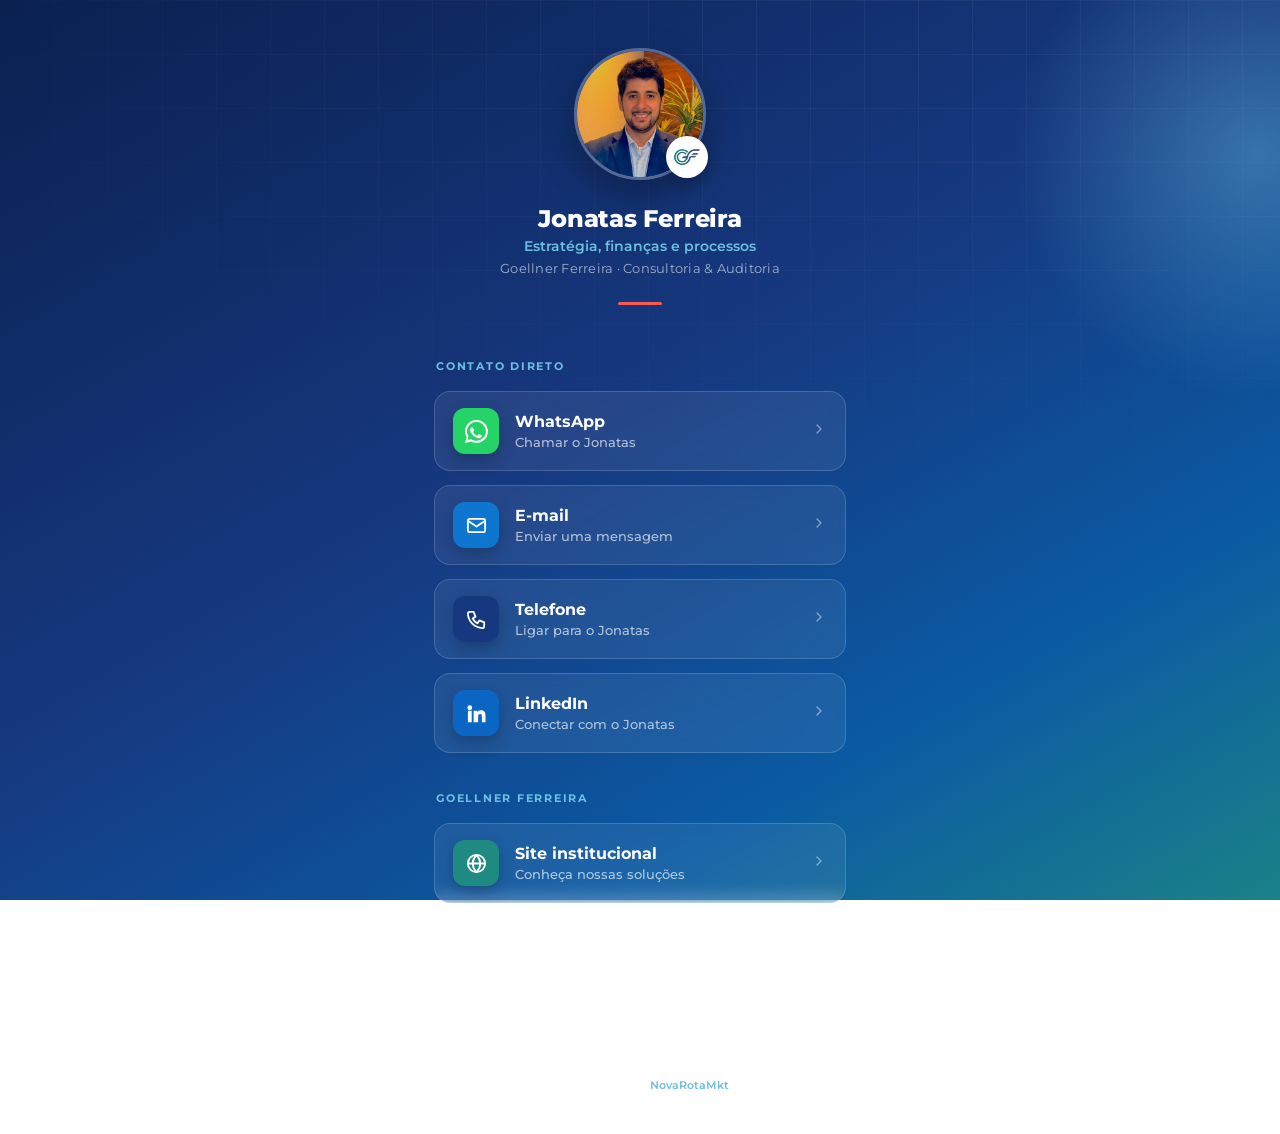
<file: Link Bio - Jonatas.html>
<!DOCTYPE html>
<html lang="pt-BR">
<head>
<meta charset="UTF-8" />
<meta name="robots" content="noindex, nofollow" />
<meta name="viewport" content="width=device-width, initial-scale=1.0" />
<!-- Google tag (gtag.js) -->
<script async src="https://www.googletagmanager.com/gtag/js?id=G-H2V8YQGPY5"></script>
<script>
  window.dataLayer = window.dataLayer || [];
  function gtag(){dataLayer.push(arguments);}
  gtag('js', new Date());
  gtag('config', 'G-H2V8YQGPY5');
</script>
<link rel="icon" type="image/png" href="[data-uri]" />
<title>Jonatas Ferreira — Goellner Ferreira</title>
<meta name="description" content="Jonatas Ferreira · Estratégia, finanças e processos — Goellner Ferreira. Fale comigo." />
<link rel="preconnect" href="https://fonts.googleapis.com" />
<link rel="preconnect" href="https://fonts.gstatic.com" crossorigin />
<link href="https://fonts.googleapis.com/css2?family=Montserrat:ital,wght@0,400;0,500;0,600;0,700;0,800;1,500;1,600&display=swap" rel="stylesheet" />
<style>
  :root{
    --navy-900:#07193f; --navy-800:#0a2150; --navy-600:#16387f;
    --royal:#0e76cf; --sky:#6cbfe0; --teal:#1f8a82; --coral:#ff5757;
    --grad-brand:linear-gradient(150deg,var(--navy-800) 0%,var(--navy-600) 46%,#0a5aa3 76%,var(--teal) 105%);
  }
  *{box-sizing:border-box;margin:0;padding:0;}
  html{ -webkit-text-size-adjust:100%; }
  body{
    font-family:"Montserrat",system-ui,sans-serif; color:#fff;
    min-height:100vh; min-height:100dvh;
    background:var(--grad-brand); background-attachment:fixed;
    display:flex; justify-content:center;
    padding:env(safe-area-inset-top,0) 0 env(safe-area-inset-bottom,0);
    -webkit-font-smoothing:antialiased; position:relative; overflow-x:hidden;
  }
  body::before{ content:""; position:fixed; inset:0; pointer-events:none;
    background-image:linear-gradient(rgba(255,255,255,.05) 1px,transparent 1px),linear-gradient(90deg,rgba(255,255,255,.05) 1px,transparent 1px);
    background-size:54px 54px;
    -webkit-mask-image:radial-gradient(120% 80% at 70% 0%,#000,transparent 72%); mask-image:radial-gradient(120% 80% at 70% 0%,#000,transparent 72%); }
  body::after{ content:""; position:fixed; right:-20%; top:-14%; width:80vw; height:80vw; max-width:560px; max-height:560px;
    background:radial-gradient(circle,rgba(108,191,224,.4),transparent 62%); pointer-events:none; }
  .shell{ width:100%; max-width:460px; padding:48px 24px 40px; display:flex; flex-direction:column; align-items:center; position:relative; z-index:1; }
  .avatar-wrap{ position:relative; }
  .avatar{ width:132px; height:132px; border-radius:50%; object-fit:cover; border:3px solid rgba(255,255,255,.28); box-shadow:0 14px 36px rgba(0,0,0,.3); }
  .avatar-badge{ position:absolute; right:-2px; bottom:6px; width:42px; height:42px; border-radius:50%; background:#fff; display:grid; place-items:center; box-shadow:0 6px 16px rgba(0,0,0,.25); }
  .avatar-badge img{ width:28px; height:28px; object-fit:contain; }
  .name{ font-size:24px; font-weight:800; letter-spacing:-.01em; margin-top:20px; text-align:center; }
  .role{ font-size:13.5px; font-weight:600; color:var(--sky); margin-top:5px; text-align:center; }
  .org{ font-size:12.5px; color:rgba(255,255,255,.6); margin-top:7px; text-align:center; letter-spacing:.02em; }
  .divider{ width:44px; height:3px; border-radius:3px; background:var(--coral); margin:26px 0 30px; }
  .links{ width:100%; display:flex; flex-direction:column; gap:14px; }
  .link{ --c:var(--coral); display:flex; align-items:center; gap:16px; background:rgba(255,255,255,.07);
    border:1px solid rgba(255,255,255,.16); border-radius:16px; padding:16px 18px; color:#fff; text-decoration:none;
    backdrop-filter:blur(8px); transition:transform .16s ease, background .2s, border-color .2s, box-shadow .25s; }
  .link:hover,.link:focus-visible{ transform:translateY(-2px); background:rgba(255,255,255,.12); border-color:rgba(255,255,255,.32); box-shadow:0 14px 30px rgba(0,0,0,.22); outline:none; }
  .link:active{ transform:translateY(0); }
  .l-ic{ flex:none; width:46px; height:46px; border-radius:12px; background:var(--c); color:#fff; display:grid; place-items:center; box-shadow:0 6px 16px rgba(0,0,0,.22); }
  .l-ic svg{ width:23px; height:23px; display:block; }
  .l-txt{ flex:1; min-width:0; display:flex; flex-direction:column; }
  .l-title{ font-size:15.5px; font-weight:700; line-height:1.25; display:block; }
  .l-sub{ font-size:12.5px; color:rgba(255,255,255,.66); margin-top:3px; font-weight:500; display:block; overflow:hidden; text-overflow:ellipsis; white-space:nowrap; }
  .l-arrow{ flex:none; color:rgba(255,255,255,.45); transition:transform .18s,color .2s; }
  .link:hover .l-arrow{ transform:translateX(3px); color:#fff; }
  .section-label{ align-self:flex-start; font-size:11px; font-weight:700; letter-spacing:.16em; text-transform:uppercase; color:var(--sky); margin:24px 2px 4px; }
  .footer{ margin-top:34px; text-align:center; font-size:11.5px; color:rgba(255,255,255,.5); line-height:1.7; }
  .footer a{ color:rgba(255,255,255,.66); text-decoration:none; font-weight:600; }
  .footer a:hover{ color:#fff; }
  .footer .credit{ display:block; margin-top:12px; padding-top:12px; border-top:1px solid rgba(255,255,255,.1); font-size:11px; color:rgba(255,255,255,.42); }
  .footer .credit a{ color:var(--sky); }
  @media (max-width:380px){ .shell{ padding:40px 18px 34px; } .avatar{ width:116px; height:116px; } .l-title{ font-size:14.5px; } }
  @media (prefers-reduced-motion:reduce){ *{transition:none!important;} }

@media(max-width:640px){.foot a,footer a{display:inline-flex;align-items:center;min-height:36px}}</style>
</head>
<body>
  <main class="shell">
    <div class="avatar-wrap">
      <img class="avatar" src="[data-uri]" alt="Jonatas Ferreira" />
      <span class="avatar-badge"><img src="[data-uri]" alt="Goellner Ferreira" /></span>
    </div>
    <h1 class="name">Jonatas Ferreira</h1>
    <div class="role">Estratégia, finanças e processos</div>
    <div class="org">Goellner Ferreira · Consultoria &amp; Auditoria</div>
    <div class="divider"></div>
    <div class="links">
      <div class="section-label">Contato direto</div>
      <a class="link" href="https://wa.me/5511999773787" target="_blank" rel="noopener" style="--c:#25D366"><span class="l-ic"><svg viewBox="0 0 24 24" fill="currentColor"><path d="M.06 24l1.68-6.13A11.86 11.86 0 010 11.94 11.94 11.94 0 0111.94 0a11.86 11.86 0 018.43 3.5 11.82 11.82 0 013.49 8.44c0 6.58-5.36 11.93-11.94 11.93a11.9 11.9 0 01-5.7-1.45L.06 24zM6.6 20.13c1.68.99 3.28 1.59 5.33 1.59 5.45 0 9.9-4.43 9.9-9.88a9.8 9.8 0 00-2.9-7 9.78 9.78 0 00-7-2.9 9.9 9.9 0 00-9.9 9.9c0 2.07.6 3.62 1.62 5.33l-.99 3.62 3.62-.96zm10.9-3.96c-.07-.12-.27-.2-.57-.35-.3-.15-1.76-.87-2.03-.97-.27-.1-.47-.15-.67.15-.2.3-.77.96-.94 1.16-.17.2-.35.22-.65.07-.3-.15-1.26-.46-2.4-1.48-.88-.79-1.48-1.76-1.65-2.06-.17-.3-.02-.46.13-.61.13-.13.3-.35.45-.52.15-.17.2-.3.3-.5.1-.2.05-.37-.02-.52-.07-.15-.67-1.61-.92-2.21-.24-.58-.49-.5-.67-.51l-.57-.01c-.2 0-.52.07-.8.37s-1.04 1.01-1.04 2.48 1.06 2.88 1.21 3.08c.15.2 2.1 3.2 5.07 4.49.71.3 1.26.49 1.69.62.71.23 1.36.2 1.87.12.57-.08 1.76-.72 2-1.41.25-.69.25-1.28.18-1.41z"/></svg></span><span class="l-txt"><span class="l-title">WhatsApp</span><span class="l-sub">Chamar o Jonatas</span></span><span class="l-arrow"><svg viewBox="0 0 24 24" fill="none" stroke="currentColor" stroke-width="2" stroke-linecap="round" stroke-linejoin="round" width="16" height="16"><path d="M9 6l6 6-6 6"/></svg></span></a>
      <a class="link" href="mailto:jonatas.ferreira@goellnerferreira.com.br" style="--c:var(--royal)"><span class="l-ic"><svg viewBox="0 0 24 24" fill="none" stroke="currentColor" stroke-width="1.9" stroke-linecap="round" stroke-linejoin="round"><rect x="3" y="5" width="18" height="14" rx="2"/><path d="M3 7l9 6 9-6"/></svg></span><span class="l-txt"><span class="l-title">E-mail</span><span class="l-sub">Enviar uma mensagem</span></span><span class="l-arrow"><svg viewBox="0 0 24 24" fill="none" stroke="currentColor" stroke-width="2" stroke-linecap="round" stroke-linejoin="round" width="16" height="16"><path d="M9 6l6 6-6 6"/></svg></span></a>
      <a class="link" href="tel:+5511999773787" style="--c:var(--navy-600)"><span class="l-ic"><svg viewBox="0 0 24 24" fill="none" stroke="currentColor" stroke-width="1.9" stroke-linecap="round" stroke-linejoin="round"><path d="M5 4h4l2 5-3 2a12 12 0 005 5l2-3 5 2v4a2 2 0 01-2 2A16 16 0 013 6a2 2 0 012-2z"/></svg></span><span class="l-txt"><span class="l-title">Telefone</span><span class="l-sub">Ligar para o Jonatas</span></span><span class="l-arrow"><svg viewBox="0 0 24 24" fill="none" stroke="currentColor" stroke-width="2" stroke-linecap="round" stroke-linejoin="round" width="16" height="16"><path d="M9 6l6 6-6 6"/></svg></span></a>
      <a class="link" href="https://www.linkedin.com/in/jonatas-ferreira-01625759" target="_blank" rel="noopener" style="--c:#0A66C2"><span class="l-ic"><svg viewBox="0 0 24 24" fill="currentColor"><path d="M4.98 3.5A2.5 2.5 0 1 0 5 8.5a2.5 2.5 0 0 0 0-5zM3 9h4v12H3zM9 9h3.8v1.7h.05c.53-1 1.83-2.05 3.77-2.05 4.03 0 4.78 2.65 4.78 6.1V21H17.6v-5.4c0-1.29-.02-2.95-1.8-2.95-1.8 0-2.08 1.4-2.08 2.85V21H9z"/></svg></span><span class="l-txt"><span class="l-title">LinkedIn</span><span class="l-sub">Conectar com o Jonatas</span></span><span class="l-arrow"><svg viewBox="0 0 24 24" fill="none" stroke="currentColor" stroke-width="2" stroke-linecap="round" stroke-linejoin="round" width="16" height="16"><path d="M9 6l6 6-6 6"/></svg></span></a>
      <div class="section-label">Goellner Ferreira</div>
      <a class="link" href="index.html" target="_blank" rel="noopener" style="--c:var(--teal)"><span class="l-ic"><svg viewBox="0 0 24 24" fill="none" stroke="currentColor" stroke-width="1.9" stroke-linecap="round" stroke-linejoin="round"><circle cx="12" cy="12" r="9"/><path d="M3 12h18M12 3c2.5 2.7 4 6.3 4 9s-1.5 6.3-4 9c-2.5-2.7-4-6.3-4-9s1.5-6.3 4-9z"/></svg></span><span class="l-txt"><span class="l-title">Site institucional</span><span class="l-sub">Conheça nossas soluções</span></span><span class="l-arrow"><svg viewBox="0 0 24 24" fill="none" stroke="currentColor" stroke-width="2" stroke-linecap="round" stroke-linejoin="round" width="16" height="16"><path d="M9 6l6 6-6 6"/></svg></span></a>
      <a class="link" href="https://www.instagram.com/goellnerferreira/" target="_blank" rel="noopener" style="--c:#E1306C"><span class="l-ic"><svg viewBox="0 0 24 24" fill="none" stroke="currentColor" stroke-width="1.9"><rect x="3" y="3" width="18" height="18" rx="5"/><circle cx="12" cy="12" r="4"/><circle cx="17.6" cy="6.4" r="1.1" fill="currentColor" stroke="none"/></svg></span><span class="l-txt"><span class="l-title">Instagram</span><span class="l-sub">Seguir @goellnerferreira</span></span><span class="l-arrow"><svg viewBox="0 0 24 24" fill="none" stroke="currentColor" stroke-width="2" stroke-linecap="round" stroke-linejoin="round" width="16" height="16"><path d="M9 6l6 6-6 6"/></svg></span></a>
    </div>
    <div class="footer">
      © <span id="yr"></span> Goellner Ferreira
      <span class="credit">Desenvolvido por <a href="https://www.agencianovarota.com.br" target="_blank" rel="noopener">NovaRotaMkt</a></span>
    </div>
  </main>
  <script>document.getElementById('yr').textContent=new Date().getFullYear();</script>
</body>
</html>
</file>
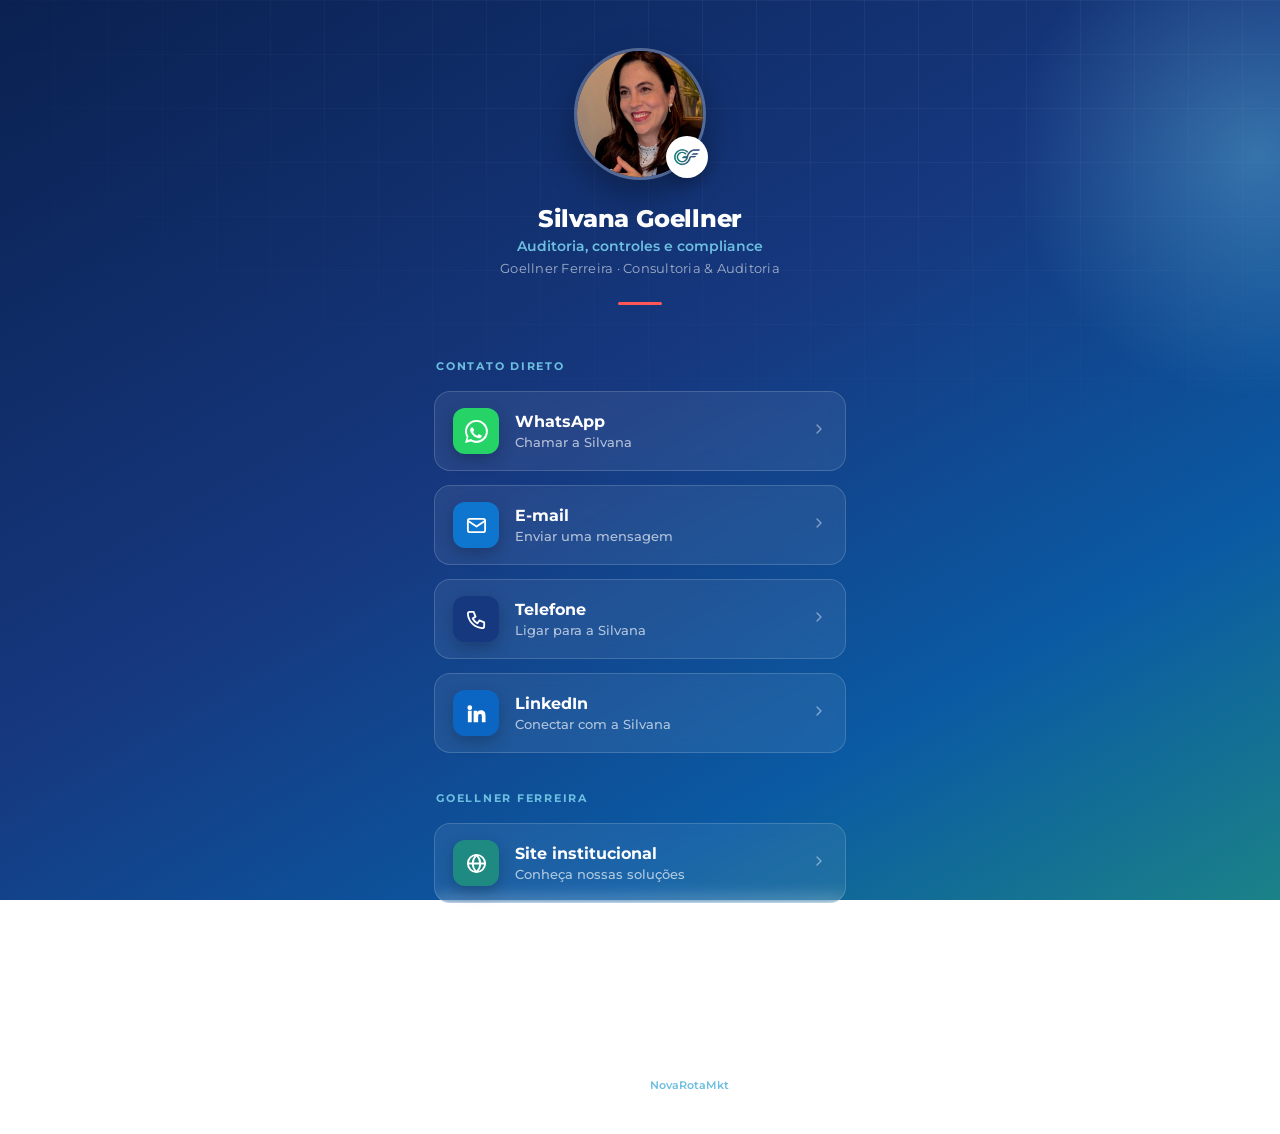
<file: Link Bio - Silvana.html>
<!DOCTYPE html>
<html lang="pt-BR">
<head>
<meta charset="UTF-8" />
<meta name="robots" content="noindex, nofollow" />
<meta name="viewport" content="width=device-width, initial-scale=1.0" />
<!-- Google tag (gtag.js) -->
<script async src="https://www.googletagmanager.com/gtag/js?id=G-H2V8YQGPY5"></script>
<script>
  window.dataLayer = window.dataLayer || [];
  function gtag(){dataLayer.push(arguments);}
  gtag('js', new Date());
  gtag('config', 'G-H2V8YQGPY5');
</script>
<link rel="icon" type="image/png" href="[data-uri]" />
<title>Silvana Goellner — Goellner Ferreira</title>
<meta name="description" content="Silvana Goellner · Auditoria, controles e compliance — Goellner Ferreira. Fale comigo." />
<link rel="preconnect" href="https://fonts.googleapis.com" />
<link rel="preconnect" href="https://fonts.gstatic.com" crossorigin />
<link href="https://fonts.googleapis.com/css2?family=Montserrat:ital,wght@0,400;0,500;0,600;0,700;0,800;1,500;1,600&display=swap" rel="stylesheet" />
<style>
  :root{
    --navy-900:#07193f; --navy-800:#0a2150; --navy-600:#16387f;
    --royal:#0e76cf; --sky:#6cbfe0; --teal:#1f8a82; --coral:#ff5757;
    --grad-brand:linear-gradient(150deg,var(--navy-800) 0%,var(--navy-600) 46%,#0a5aa3 76%,var(--teal) 105%);
  }
  *{box-sizing:border-box;margin:0;padding:0;}
  html{ -webkit-text-size-adjust:100%; }
  body{
    font-family:"Montserrat",system-ui,sans-serif; color:#fff;
    min-height:100vh; min-height:100dvh;
    background:var(--grad-brand); background-attachment:fixed;
    display:flex; justify-content:center;
    padding:env(safe-area-inset-top,0) 0 env(safe-area-inset-bottom,0);
    -webkit-font-smoothing:antialiased; position:relative; overflow-x:hidden;
  }
  body::before{ content:""; position:fixed; inset:0; pointer-events:none;
    background-image:linear-gradient(rgba(255,255,255,.05) 1px,transparent 1px),linear-gradient(90deg,rgba(255,255,255,.05) 1px,transparent 1px);
    background-size:54px 54px;
    -webkit-mask-image:radial-gradient(120% 80% at 70% 0%,#000,transparent 72%); mask-image:radial-gradient(120% 80% at 70% 0%,#000,transparent 72%); }
  body::after{ content:""; position:fixed; right:-20%; top:-14%; width:80vw; height:80vw; max-width:560px; max-height:560px;
    background:radial-gradient(circle,rgba(108,191,224,.4),transparent 62%); pointer-events:none; }
  .shell{ width:100%; max-width:460px; padding:48px 24px 40px; display:flex; flex-direction:column; align-items:center; position:relative; z-index:1; }
  .avatar-wrap{ position:relative; }
  .avatar{ width:132px; height:132px; border-radius:50%; object-fit:cover; border:3px solid rgba(255,255,255,.28); box-shadow:0 14px 36px rgba(0,0,0,.3); }
  .avatar-badge{ position:absolute; right:-2px; bottom:6px; width:42px; height:42px; border-radius:50%; background:#fff; display:grid; place-items:center; box-shadow:0 6px 16px rgba(0,0,0,.25); }
  .avatar-badge img{ width:28px; height:28px; object-fit:contain; }
  .name{ font-size:24px; font-weight:800; letter-spacing:-.01em; margin-top:20px; text-align:center; }
  .role{ font-size:13.5px; font-weight:600; color:var(--sky); margin-top:5px; text-align:center; }
  .org{ font-size:12.5px; color:rgba(255,255,255,.6); margin-top:7px; text-align:center; letter-spacing:.02em; }
  .divider{ width:44px; height:3px; border-radius:3px; background:var(--coral); margin:26px 0 30px; }
  .links{ width:100%; display:flex; flex-direction:column; gap:14px; }
  .link{ --c:var(--coral); display:flex; align-items:center; gap:16px; background:rgba(255,255,255,.07);
    border:1px solid rgba(255,255,255,.16); border-radius:16px; padding:16px 18px; color:#fff; text-decoration:none;
    backdrop-filter:blur(8px); transition:transform .16s ease, background .2s, border-color .2s, box-shadow .25s; }
  .link:hover,.link:focus-visible{ transform:translateY(-2px); background:rgba(255,255,255,.12); border-color:rgba(255,255,255,.32); box-shadow:0 14px 30px rgba(0,0,0,.22); outline:none; }
  .link:active{ transform:translateY(0); }
  .l-ic{ flex:none; width:46px; height:46px; border-radius:12px; background:var(--c); color:#fff; display:grid; place-items:center; box-shadow:0 6px 16px rgba(0,0,0,.22); }
  .l-ic svg{ width:23px; height:23px; display:block; }
  .l-txt{ flex:1; min-width:0; display:flex; flex-direction:column; }
  .l-title{ font-size:15.5px; font-weight:700; line-height:1.25; display:block; }
  .l-sub{ font-size:12.5px; color:rgba(255,255,255,.66); margin-top:3px; font-weight:500; display:block; overflow:hidden; text-overflow:ellipsis; white-space:nowrap; }
  .l-arrow{ flex:none; color:rgba(255,255,255,.45); transition:transform .18s,color .2s; }
  .link:hover .l-arrow{ transform:translateX(3px); color:#fff; }
  .section-label{ align-self:flex-start; font-size:11px; font-weight:700; letter-spacing:.16em; text-transform:uppercase; color:var(--sky); margin:24px 2px 4px; }
  .footer{ margin-top:34px; text-align:center; font-size:11.5px; color:rgba(255,255,255,.5); line-height:1.7; }
  .footer a{ color:rgba(255,255,255,.66); text-decoration:none; font-weight:600; }
  .footer a:hover{ color:#fff; }
  .footer .credit{ display:block; margin-top:12px; padding-top:12px; border-top:1px solid rgba(255,255,255,.1); font-size:11px; color:rgba(255,255,255,.42); }
  .footer .credit a{ color:var(--sky); }
  @media (max-width:380px){ .shell{ padding:40px 18px 34px; } .avatar{ width:116px; height:116px; } .l-title{ font-size:14.5px; } }
  @media (prefers-reduced-motion:reduce){ *{transition:none!important;} }

@media(max-width:640px){.foot a,footer a{display:inline-flex;align-items:center;min-height:36px}}</style>
</head>
<body>
  <main class="shell">
    <div class="avatar-wrap">
      <img class="avatar" src="[data-uri]" alt="Silvana Goellner" />
      <span class="avatar-badge"><img src="[data-uri]" alt="Goellner Ferreira" /></span>
    </div>
    <h1 class="name">Silvana Goellner</h1>
    <div class="role">Auditoria, controles e compliance</div>
    <div class="org">Goellner Ferreira · Consultoria &amp; Auditoria</div>
    <div class="divider"></div>
    <div class="links">
      <div class="section-label">Contato direto</div>
      <a class="link" href="https://wa.me/5592981125980" target="_blank" rel="noopener" style="--c:#25D366"><span class="l-ic"><svg viewBox="0 0 24 24" fill="currentColor"><path d="M.06 24l1.68-6.13A11.86 11.86 0 010 11.94 11.94 11.94 0 0111.94 0a11.86 11.86 0 018.43 3.5 11.82 11.82 0 013.49 8.44c0 6.58-5.36 11.93-11.94 11.93a11.9 11.9 0 01-5.7-1.45L.06 24zM6.6 20.13c1.68.99 3.28 1.59 5.33 1.59 5.45 0 9.9-4.43 9.9-9.88a9.8 9.8 0 00-2.9-7 9.78 9.78 0 00-7-2.9 9.9 9.9 0 00-9.9 9.9c0 2.07.6 3.62 1.62 5.33l-.99 3.62 3.62-.96zm10.9-3.96c-.07-.12-.27-.2-.57-.35-.3-.15-1.76-.87-2.03-.97-.27-.1-.47-.15-.67.15-.2.3-.77.96-.94 1.16-.17.2-.35.22-.65.07-.3-.15-1.26-.46-2.4-1.48-.88-.79-1.48-1.76-1.65-2.06-.17-.3-.02-.46.13-.61.13-.13.3-.35.45-.52.15-.17.2-.3.3-.5.1-.2.05-.37-.02-.52-.07-.15-.67-1.61-.92-2.21-.24-.58-.49-.5-.67-.51l-.57-.01c-.2 0-.52.07-.8.37s-1.04 1.01-1.04 2.48 1.06 2.88 1.21 3.08c.15.2 2.1 3.2 5.07 4.49.71.3 1.26.49 1.69.62.71.23 1.36.2 1.87.12.57-.08 1.76-.72 2-1.41.25-.69.25-1.28.18-1.41z"/></svg></span><span class="l-txt"><span class="l-title">WhatsApp</span><span class="l-sub">Chamar a Silvana</span></span><span class="l-arrow"><svg viewBox="0 0 24 24" fill="none" stroke="currentColor" stroke-width="2" stroke-linecap="round" stroke-linejoin="round" width="16" height="16"><path d="M9 6l6 6-6 6"/></svg></span></a>
      <a class="link" href="mailto:silvana.goellner@goellnerferreira.com.br" style="--c:var(--royal)"><span class="l-ic"><svg viewBox="0 0 24 24" fill="none" stroke="currentColor" stroke-width="1.9" stroke-linecap="round" stroke-linejoin="round"><rect x="3" y="5" width="18" height="14" rx="2"/><path d="M3 7l9 6 9-6"/></svg></span><span class="l-txt"><span class="l-title">E-mail</span><span class="l-sub">Enviar uma mensagem</span></span><span class="l-arrow"><svg viewBox="0 0 24 24" fill="none" stroke="currentColor" stroke-width="2" stroke-linecap="round" stroke-linejoin="round" width="16" height="16"><path d="M9 6l6 6-6 6"/></svg></span></a>
      <a class="link" href="tel:+5592981125980" style="--c:var(--navy-600)"><span class="l-ic"><svg viewBox="0 0 24 24" fill="none" stroke="currentColor" stroke-width="1.9" stroke-linecap="round" stroke-linejoin="round"><path d="M5 4h4l2 5-3 2a12 12 0 005 5l2-3 5 2v4a2 2 0 01-2 2A16 16 0 013 6a2 2 0 012-2z"/></svg></span><span class="l-txt"><span class="l-title">Telefone</span><span class="l-sub">Ligar para a Silvana</span></span><span class="l-arrow"><svg viewBox="0 0 24 24" fill="none" stroke="currentColor" stroke-width="2" stroke-linecap="round" stroke-linejoin="round" width="16" height="16"><path d="M9 6l6 6-6 6"/></svg></span></a>
      <a class="link" href="https://www.linkedin.com/in/silvana-goellner-loureiro-5b78708b/" target="_blank" rel="noopener" style="--c:#0A66C2"><span class="l-ic"><svg viewBox="0 0 24 24" fill="currentColor"><path d="M4.98 3.5A2.5 2.5 0 1 0 5 8.5a2.5 2.5 0 0 0 0-5zM3 9h4v12H3zM9 9h3.8v1.7h.05c.53-1 1.83-2.05 3.77-2.05 4.03 0 4.78 2.65 4.78 6.1V21H17.6v-5.4c0-1.29-.02-2.95-1.8-2.95-1.8 0-2.08 1.4-2.08 2.85V21H9z"/></svg></span><span class="l-txt"><span class="l-title">LinkedIn</span><span class="l-sub">Conectar com a Silvana</span></span><span class="l-arrow"><svg viewBox="0 0 24 24" fill="none" stroke="currentColor" stroke-width="2" stroke-linecap="round" stroke-linejoin="round" width="16" height="16"><path d="M9 6l6 6-6 6"/></svg></span></a>
      <div class="section-label">Goellner Ferreira</div>
      <a class="link" href="index.html" target="_blank" rel="noopener" style="--c:var(--teal)"><span class="l-ic"><svg viewBox="0 0 24 24" fill="none" stroke="currentColor" stroke-width="1.9" stroke-linecap="round" stroke-linejoin="round"><circle cx="12" cy="12" r="9"/><path d="M3 12h18M12 3c2.5 2.7 4 6.3 4 9s-1.5 6.3-4 9c-2.5-2.7-4-6.3-4-9s1.5-6.3 4-9z"/></svg></span><span class="l-txt"><span class="l-title">Site institucional</span><span class="l-sub">Conheça nossas soluções</span></span><span class="l-arrow"><svg viewBox="0 0 24 24" fill="none" stroke="currentColor" stroke-width="2" stroke-linecap="round" stroke-linejoin="round" width="16" height="16"><path d="M9 6l6 6-6 6"/></svg></span></a>
      <a class="link" href="https://www.instagram.com/goellnerferreira/" target="_blank" rel="noopener" style="--c:#E1306C"><span class="l-ic"><svg viewBox="0 0 24 24" fill="none" stroke="currentColor" stroke-width="1.9"><rect x="3" y="3" width="18" height="18" rx="5"/><circle cx="12" cy="12" r="4"/><circle cx="17.6" cy="6.4" r="1.1" fill="currentColor" stroke="none"/></svg></span><span class="l-txt"><span class="l-title">Instagram</span><span class="l-sub">Seguir @goellnerferreira</span></span><span class="l-arrow"><svg viewBox="0 0 24 24" fill="none" stroke="currentColor" stroke-width="2" stroke-linecap="round" stroke-linejoin="round" width="16" height="16"><path d="M9 6l6 6-6 6"/></svg></span></a>
    </div>
    <div class="footer">
      © <span id="yr"></span> Goellner Ferreira
      <span class="credit">Desenvolvido por <a href="https://www.agencianovarota.com.br" target="_blank" rel="noopener">NovaRotaMkt</a></span>
    </div>
  </main>
  <script>document.getElementById('yr').textContent=new Date().getFullYear();</script>
</body>
</html>
</file>
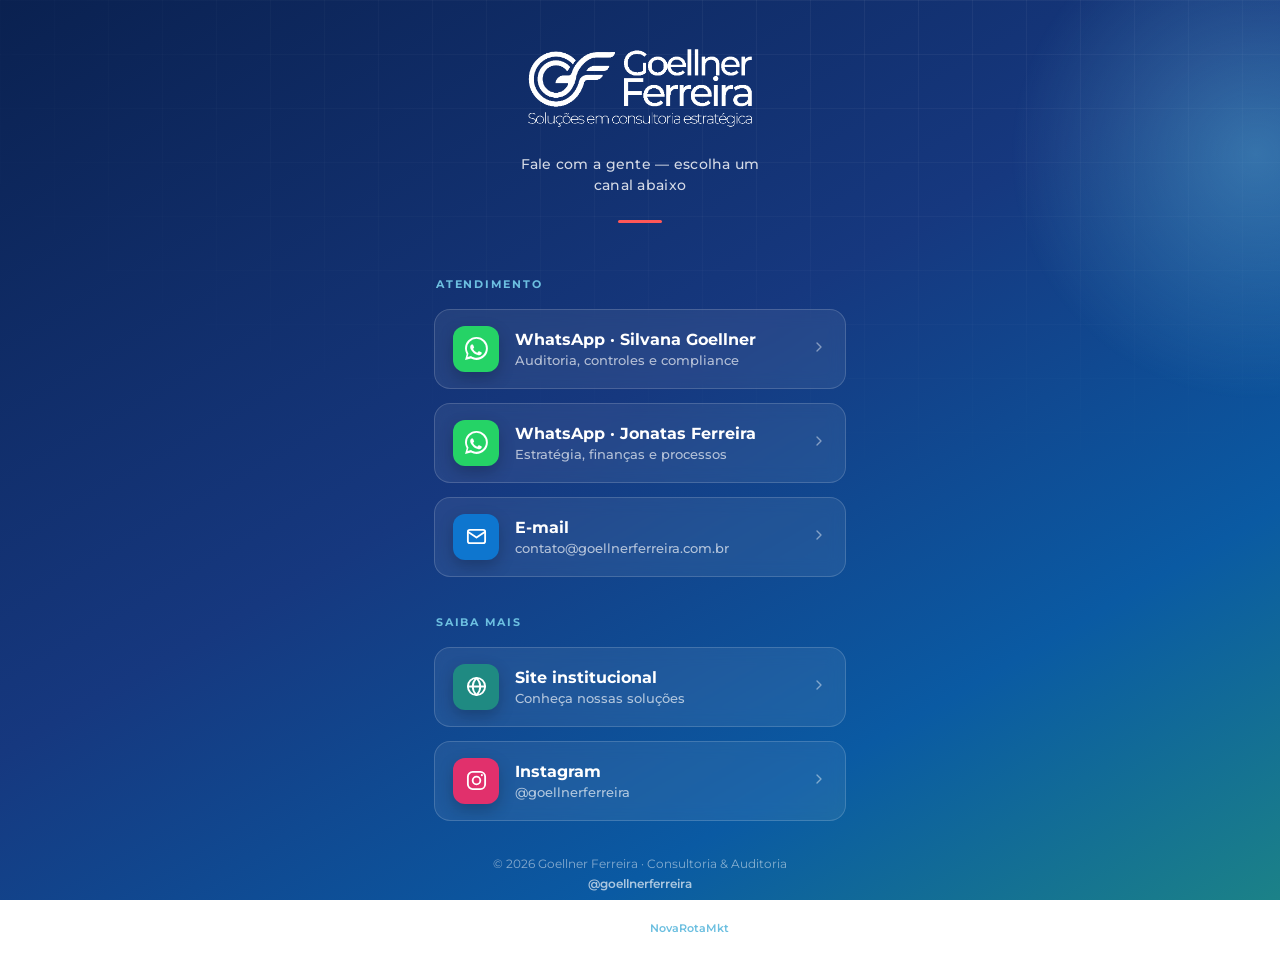
<file: Link na Bio.html>
<!DOCTYPE html>
<html lang="pt-BR">
<head>
<meta charset="UTF-8" />
<meta name="robots" content="noindex, nofollow" />
<meta name="viewport" content="width=device-width, initial-scale=1.0" />
<!-- Google tag (gtag.js) -->
<script async src="https://www.googletagmanager.com/gtag/js?id=G-H2V8YQGPY5"></script>
<script>
  window.dataLayer = window.dataLayer || [];
  function gtag(){dataLayer.push(arguments);}
  gtag('js', new Date());
  gtag('config', 'G-H2V8YQGPY5');
</script>
<link rel="icon" type="image/png" href="[data-uri]" />
<title>Goellner Ferreira — Contatos</title>
<meta name="description" content="Goellner Ferreira — Soluções em consultoria estratégica. Fale com a gente." />
<link rel="preconnect" href="https://fonts.googleapis.com" />
<link rel="preconnect" href="https://fonts.gstatic.com" crossorigin />
<link href="https://fonts.googleapis.com/css2?family=Montserrat:ital,wght@0,400;0,500;0,600;0,700;0,800;1,500;1,600&display=swap" rel="stylesheet" />
<style>
  :root{
    --navy-900:#07193f; --navy-800:#0a2150; --navy-700:#102a63; --navy-600:#16387f;
    --royal:#0e76cf; --sky:#6cbfe0; --teal:#1f8a82; --coral:#ff5757; --coral-deep:#e23f3f;
    --ink:#14203f; --paper:#ffffff;
    --grad-brand:linear-gradient(150deg,var(--navy-800) 0%,var(--navy-600) 46%,#0a5aa3 76%,var(--teal) 105%);
  }
  *{box-sizing:border-box;margin:0;padding:0;}
  html{ -webkit-text-size-adjust:100%; }
  body{
    font-family:"Montserrat",system-ui,sans-serif;
    color:#fff; min-height:100vh; min-height:100dvh;
    background:var(--grad-brand); background-attachment:fixed;
    display:flex; justify-content:center;
    padding:env(safe-area-inset-top,0) 0 env(safe-area-inset-bottom,0);
    -webkit-font-smoothing:antialiased;
    position:relative; overflow-x:hidden;
  }
  /* textura de grade */
  body::before{
    content:""; position:fixed; inset:0; pointer-events:none;
    background-image:linear-gradient(rgba(255,255,255,.05) 1px,transparent 1px),linear-gradient(90deg,rgba(255,255,255,.05) 1px,transparent 1px);
    background-size:54px 54px;
    -webkit-mask-image:radial-gradient(120% 80% at 70% 0%,#000,transparent 72%);
            mask-image:radial-gradient(120% 80% at 70% 0%,#000,transparent 72%);
  }
  body::after{
    content:""; position:fixed; right:-20%; top:-14%; width:80vw; height:80vw; max-width:560px; max-height:560px;
    background:radial-gradient(circle,rgba(108,191,224,.4),transparent 62%); pointer-events:none;
  }
  .shell{
    width:100%; max-width:460px; padding:46px 24px 40px;
    display:flex; flex-direction:column; align-items:center;
    position:relative; z-index:1;
  }
  .logo{ width:230px; max-width:74%; height:auto; filter:brightness(0) invert(1); }
  .tagline{
    margin-top:20px; font-size:13.5px; font-weight:500; letter-spacing:.02em;
    color:rgba(255,255,255,.82); text-align:center; line-height:1.55; max-width:30ch;
  }
  .divider{ width:44px; height:3px; border-radius:3px; background:var(--coral); margin:24px 0 30px; }

  .links{ width:100%; display:flex; flex-direction:column; gap:14px; }
  .link{
    --c:var(--coral);
    display:flex; align-items:center; gap:16px;
    background:rgba(255,255,255,.07);
    border:1px solid rgba(255,255,255,.16);
    border-radius:16px; padding:16px 18px;
    color:#fff; text-decoration:none;
    backdrop-filter:blur(8px);
    transition:transform .16s ease, background .2s, border-color .2s, box-shadow .25s;
    position:relative; overflow:hidden;
  }
  .link:hover, .link:focus-visible{
    transform:translateY(-2px);
    background:rgba(255,255,255,.12);
    border-color:rgba(255,255,255,.32);
    box-shadow:0 14px 30px rgba(0,0,0,.22);
    outline:none;
  }
  .link:active{ transform:translateY(0); }
  .l-ic{
    flex:none; width:46px; height:46px; border-radius:12px;
    background:var(--c); color:#fff; display:grid; place-items:center;
    box-shadow:0 6px 16px rgba(0,0,0,.22);
  }
  .l-ic svg{ width:23px; height:23px; display:block; }
  .l-txt{ flex:1; min-width:0; display:flex; flex-direction:column; }
  .l-title{ font-size:15.5px; font-weight:700; line-height:1.25; display:block; }
  .l-sub{ font-size:12.5px; color:rgba(255,255,255,.66); margin-top:3px; font-weight:500; display:block; }
  .l-arrow{ flex:none; color:rgba(255,255,255,.45); transition:transform .18s, color .2s; }
  .link:hover .l-arrow{ transform:translateX(3px); color:#fff; }

  .section-label{
    align-self:flex-start; font-size:11px; font-weight:700; letter-spacing:.16em;
    text-transform:uppercase; color:var(--sky); margin:24px 2px 4px;
  }

  .footer{
    margin-top:34px; text-align:center; font-size:11.5px; color:rgba(255,255,255,.5);
    line-height:1.7;
  }
  .footer a{ color:rgba(255,255,255,.66); text-decoration:none; font-weight:600; }
  .footer a:hover{ color:#fff; }
  .footer .credit{ display:block; margin-top:12px; padding-top:12px; border-top:1px solid rgba(255,255,255,.1); font-size:11px; color:rgba(255,255,255,.42); }
  .footer .credit a{ color:var(--sky); }

  @media (max-width:380px){
    .shell{ padding:38px 18px 34px; }
    .l-title{ font-size:14.5px; }
  }
  @media (prefers-reduced-motion:reduce){ *{transition:none!important;} }

@media(max-width:640px){.foot a,footer a{display:inline-flex;align-items:center;min-height:36px}}</style>
</head>
<body>
  <main class="shell">
    <img class="logo" id="logo" src="[data-uri]" alt="Goellner Ferreira" />
    <p class="tagline" style="margin-top:24px;">Fale com a gente — escolha um canal abaixo</p>
    <div class="divider"></div>

    <div class="links" id="links"></div>

    <div class="footer">
      © <span id="yr"></span> Goellner Ferreira · Consultoria &amp; Auditoria<br/>
      <a href="https://www.instagram.com/goellnerferreira/" target="_blank" rel="noopener">@goellnerferreira</a>
      <span class="credit">Desenvolvido por <a href="https://www.agencianovarota.com.br" target="_blank" rel="noopener">NovaRotaMkt</a></span>
    </div>
  </main>

  <script>
    document.getElementById('yr').textContent = new Date().getFullYear();

    var I = {
      wa:'<svg viewBox="0 0 24 24" fill="currentColor"><path d="M.06 24l1.68-6.13A11.86 11.86 0 010 11.94 11.94 11.94 0 0111.94 0a11.86 11.86 0 018.43 3.5 11.82 11.82 0 013.49 8.44c0 6.58-5.36 11.93-11.94 11.93a11.9 11.9 0 01-5.7-1.45L.06 24zM6.6 20.13c1.68.99 3.28 1.59 5.33 1.59 5.45 0 9.9-4.43 9.9-9.88a9.8 9.8 0 00-2.9-7 9.78 9.78 0 00-7-2.9 9.9 9.9 0 00-9.9 9.9c0 2.07.6 3.62 1.62 5.33l-.99 3.62 3.62-.96zm10.9-3.96c-.07-.12-.27-.2-.57-.35-.3-.15-1.76-.87-2.03-.97-.27-.1-.47-.15-.67.15-.2.3-.77.96-.94 1.16-.17.2-.35.22-.65.07-.3-.15-1.26-.46-2.4-1.48-.88-.79-1.48-1.76-1.65-2.06-.17-.3-.02-.46.13-.61.13-.13.3-.35.45-.52.15-.17.2-.3.3-.5.1-.2.05-.37-.02-.52-.07-.15-.67-1.61-.92-2.21-.24-.58-.49-.5-.67-.51l-.57-.01c-.2 0-.52.07-.8.37s-1.04 1.01-1.04 2.48 1.06 2.88 1.21 3.08c.15.2 2.1 3.2 5.07 4.49.71.3 1.26.49 1.69.62.71.23 1.36.2 1.87.12.57-.08 1.76-.72 2-1.41.25-.69.25-1.28.18-1.41z"/></svg>',
      mail:'<svg viewBox="0 0 24 24" fill="none" stroke="currentColor" stroke-width="1.9" stroke-linecap="round" stroke-linejoin="round"><rect x="3" y="5" width="18" height="14" rx="2"/><path d="M3 7l9 6 9-6"/></svg>',
      globe:'<svg viewBox="0 0 24 24" fill="none" stroke="currentColor" stroke-width="1.9" stroke-linecap="round" stroke-linejoin="round"><circle cx="12" cy="12" r="9"/><path d="M3 12h18M12 3c2.5 2.7 4 6.3 4 9s-1.5 6.3-4 9c-2.5-2.7-4-6.3-4-9s1.5-6.3 4-9z"/></svg>',
      insta:'<svg viewBox="0 0 24 24" fill="none" stroke="currentColor" stroke-width="1.9"><rect x="3" y="3" width="18" height="18" rx="5"/><circle cx="12" cy="12" r="4"/><circle cx="17.6" cy="6.4" r="1.1" fill="currentColor" stroke="none"/></svg>',
      arrow:'<svg viewBox="0 0 24 24" fill="none" stroke="currentColor" stroke-width="2" stroke-linecap="round" stroke-linejoin="round" width="16" height="16"><path d="M9 6l6 6-6 6"/></svg>'
    };

    var DATA = [
      { label:'Atendimento' },
      { ic:'wa', c:'#25D366', title:'WhatsApp · Silvana Goellner', sub:'Auditoria, controles e compliance', href:'https://wa.me/5592981125980' },
      { ic:'wa', c:'#25D366', title:'WhatsApp · Jonatas Ferreira', sub:'Estratégia, finanças e processos', href:'https://wa.me/5511999773787' },
      { ic:'mail', c:'var(--royal)', title:'E-mail', sub:'contato@goellnerferreira.com.br', href:'mailto:contato@goellnerferreira.com.br' },
      { label:'Saiba mais' },
      { ic:'globe', c:'var(--teal)', title:'Site institucional', sub:'Conheça nossas soluções', href:'index.html', blank:true },
      { ic:'insta', c:'#E1306C', title:'Instagram', sub:'@goellnerferreira', href:'https://www.instagram.com/goellnerferreira/' }
    ];

    var box = document.getElementById('links');
    DATA.forEach(function(d){
      if(d.label){
        var s=document.createElement('div'); s.className='section-label'; s.textContent=d.label; box.appendChild(s); return;
      }
      var a=document.createElement('a'); a.className='link'; a.href=d.href; a.style.setProperty('--c', d.c);
      if(d.href.indexOf('http')===0 || d.blank){ a.target='_blank'; a.rel='noopener'; }
      a.innerHTML='<span class="l-ic">'+I[d.ic]+'</span><span class="l-txt"><span class="l-title">'+d.title+'</span><span class="l-sub">'+d.sub+'</span></span><span class="l-arrow">'+I.arrow+'</span>';
      box.appendChild(a);
    });
  </script>
</body>
</html>
</file>
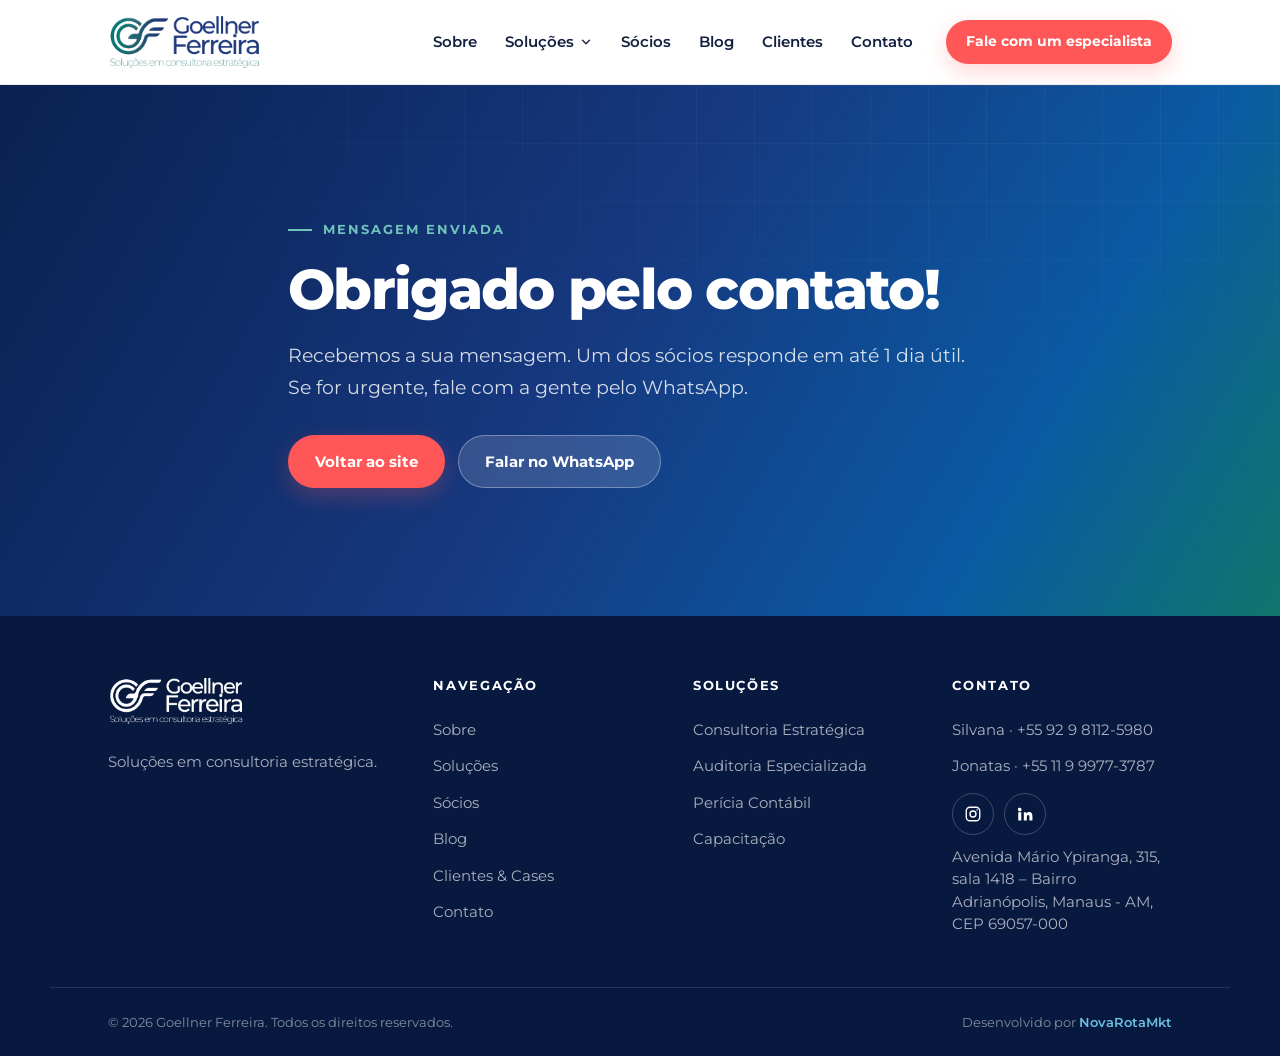
<file: obrigado.html>
<!DOCTYPE html>
<html lang="pt-BR">
<head>
<meta charset="UTF-8" />
<meta name="viewport" content="width=device-width, initial-scale=1.0" />
<title>Mensagem enviada | Goellner Ferreira</title>
<meta name="description" content="Recebemos a sua mensagem." />
<meta name="robots" content="noindex, follow" />
<meta name="author" content="Goellner Ferreira" />
<meta http-equiv="Content-Security-Policy" content="upgrade-insecure-requests" />
<meta name="google-site-verification" content="rAgCxMST4KZm6oVGgLvI1iyK0p1eZShSmcv3sGeHXk4" />
<!-- Google tag (gtag.js) -->
<script async src="https://www.googletagmanager.com/gtag/js?id=G-H2V8YQGPY5"></script>
<script>window.dataLayer=window.dataLayer||[];function gtag(){dataLayer.push(arguments);}gtag('js',new Date());gtag('config','G-H2V8YQGPY5');</script>
<link rel="canonical" href="https://goellnerferreira.com.br/obrigado.html" />
<meta property="og:type" content="website" />
<meta property="og:title" content="Mensagem enviada | Goellner Ferreira" />
<meta property="og:description" content="Recebemos a sua mensagem." />
<meta property="og:url" content="https://goellnerferreira.com.br/obrigado.html" />
<meta property="og:image" content="https://goellnerferreira.com.br/assets/logo-gf.png" />
<meta property="og:site_name" content="Goellner Ferreira" />
<meta property="og:locale" content="pt_BR" />
<meta name="twitter:card" content="summary_large_image" />
<link rel="alternate" type="application/rss+xml" title="Blog Goellner Ferreira" href="https://goellnerferreira.com.br/blog/rss.php" />

<link rel="icon" type="image/png" href="assets/gf-symbol.png" />
<link rel="preconnect" href="https://fonts.googleapis.com" />
<link rel="preconnect" href="https://fonts.gstatic.com" crossorigin />
<link href="https://fonts.googleapis.com/css2?family=Montserrat:ital,wght@0,400;0,500;0,600;0,700;0,800;1,500;1,600&display=swap" rel="stylesheet" />
<style>
:root{
  --navy-900:#07193f;--navy-800:#0a2150;--navy-700:#102a63;--navy-600:#16387f;
  --royal:#0e76cf;--royal-deep:#0a5aa3;--sky:#6cbfe0;
  --teal-700:#11756c;--teal-600:#1f8a82;--teal-300:#6fc3ba;
  --coral:#ff5757;--coral-deep:#e23f3f;
  --cream:#f3efe7;--cream-2:#ebe5d8;--paper:#fff;--paper-2:#fbf9f4;
  --ink:#14203f;--muted:#56607a;--faint:#8992a8;
  --line:rgba(10,33,80,.12);--line-2:rgba(10,33,80,.07);
  --grad-brand:linear-gradient(120deg,var(--navy-800) 0%,var(--navy-600) 46%,var(--royal-deep) 78%,var(--teal-700) 100%);
  --font:"Montserrat",system-ui,sans-serif;
  --r:14px;--r-lg:22px;
  --sh-sm:0 1px 2px rgba(16,30,68,.04),0 2px 8px rgba(16,30,68,.05);
  --sh-md:0 6px 8px rgba(10,33,80,.03),0 18px 26px rgba(10,33,80,.08);
  --max:1180px;--gut:clamp(20px,5vw,58px);
}
*{box-sizing:border-box;margin:0;padding:0}
body{font-family:var(--font);background:var(--paper);color:var(--ink);font-size:16.5px;line-height:1.55;-webkit-font-smoothing:antialiased;text-rendering:optimizeLegibility}
h1,h2,h3,h4{font-weight:800;line-height:1.12;letter-spacing:-.022em;color:var(--navy-800);text-wrap:balance}
p{text-wrap:pretty}
a{color:inherit;text-decoration:none}
a:hover{color:var(--coral)}
img{display:block;max-width:100%}
.wrap{max-width:var(--max);margin:0 auto;padding-inline:var(--gut)}
.sec{padding-block:clamp(58px,7.5vw,104px)}
.sec.cream{background:var(--cream)}
.sec.paper2{background:var(--paper-2)}
.kicker{display:inline-flex;align-items:center;gap:11px;font-size:12.5px;font-weight:700;letter-spacing:.16em;text-transform:uppercase;color:var(--coral)}
.kicker::before{content:"";width:24px;height:2px;background:var(--coral)}
.kicker.teal{color:var(--teal-600)}.kicker.teal::before{background:var(--teal-600)}
.btn{display:inline-flex;align-items:center;gap:9px;font-family:var(--font);font-size:15px;font-weight:700;padding:14px 26px;border-radius:999px;border:1.5px solid transparent;cursor:pointer;transition:transform .18s,box-shadow .22s,background .2s,color .2s,border-color .2s;white-space:nowrap}
.btn svg{width:16px;height:16px}
.btn:hover{color:inherit}
.btn-coral{background:var(--coral);color:#fff;box-shadow:0 8px 22px rgba(255,87,87,.26)}
.btn-coral:hover{transform:translateY(-2px);color:#fff;filter:brightness(1.05)}
.btn-navy{background:var(--navy-800);color:#fff}
.btn-navy:hover{transform:translateY(-2px);color:#fff;background:var(--navy-900)}
.btn-ghost{border-color:var(--line);color:var(--navy-800);background:var(--paper)}
.btn-ghost:hover{border-color:var(--navy-700);color:var(--navy-800)}
.btn-light{background:rgba(255,255,255,.14);color:#fff;border-color:rgba(255,255,255,.32);backdrop-filter:blur(6px)}
.btn-light:hover{background:rgba(255,255,255,.22);color:#fff}
.btn-sm{padding:11px 20px;font-size:14px}
.strip{background:var(--navy-900);color:#fff;font-size:13.5px;font-weight:600;text-align:center;padding:9px 20px}
.strip b{color:var(--sky);font-weight:700}
.strip a{color:#fff;text-decoration:underline;text-underline-offset:3px;text-decoration-color:rgba(255,255,255,.4)}
.strip a:hover{color:var(--sky);text-decoration-color:var(--sky)}
.hdr{position:sticky;top:0;z-index:60;background:rgba(255,255,255,.88);backdrop-filter:blur(14px);border-bottom:1px solid var(--line-2);transition:box-shadow .3s,border-color .3s}
.hdr[data-stuck="true"]{border-bottom-color:var(--line);box-shadow:0 4px 20px rgba(16,30,68,.05)}
.nav{display:flex;align-items:center;gap:26px;height:84px}
.nav-logo{height:58px;width:auto}
.nav-links{display:flex;gap:2px;margin-left:auto}
.nav-link{font-size:14.5px;font-weight:600;color:var(--ink);padding:9px 15px;border-radius:999px;transition:.16s}
.nav-link:hover{background:var(--cream);color:var(--coral)}
.burger{margin-left:auto;display:none;flex-direction:column;gap:5px;background:none;border:none;cursor:pointer;padding:8px}
.burger span{width:26px;height:2px;background:var(--navy-800);border-radius:2px}
.mmenu{display:none;flex-direction:column;padding:10px var(--gut) 22px;background:var(--paper-2);border-bottom:1px solid var(--line)}
.mmenu.open{display:flex}
.mmenu a{padding:13px 6px;font-weight:600;border-bottom:1px solid var(--line-2)}
.mmenu .btn{margin-top:14px;justify-content:center}
.hero{position:relative;min-height:clamp(500px,68vh,740px);display:flex;align-items:center;overflow:hidden;isolation:isolate;background:var(--grad-brand)}
.hero-grid-tex{position:absolute;inset:0;background-image:linear-gradient(rgba(255,255,255,.05) 1px,transparent 1px),linear-gradient(90deg,rgba(255,255,255,.05) 1px,transparent 1px);background-size:58px 58px;-webkit-mask-image:radial-gradient(120% 100% at 78% 0%,#000,transparent 70%);mask-image:radial-gradient(120% 100% at 78% 0%,#000,transparent 70%);z-index:1}
.hero-glow{position:absolute;right:-10%;top:-32%;width:56vw;max-width:680px;aspect-ratio:1;background:radial-gradient(circle,rgba(108,191,224,.24),rgba(31,138,130,.12) 46%,transparent 68%);z-index:1}
.hero-glow-2{position:absolute;left:-12%;bottom:-40%;width:42vw;max-width:480px;aspect-ratio:1;background:radial-gradient(circle,rgba(255,87,87,.1),transparent 66%);z-index:1}
.hero-in{position:relative;z-index:3;display:grid;grid-template-columns:1.1fr .9fr;gap:clamp(36px,5vw,80px);align-items:stretch;padding-block:clamp(40px,5.5vw,76px)}
.hero-in>div:first-child{display:flex;flex-direction:column;justify-content:center}
.hero h1{font-size:clamp(36px,5vw,60px);margin-top:20px;letter-spacing:-.032em;color:#fff}
.hero h1 em{font-style:italic;font-weight:700;color:var(--coral)}
.hero-sub{font-size:clamp(16.5px,1.45vw,19px);color:rgba(255,255,255,.8);margin-top:20px;max-width:46ch;line-height:1.65}
.hero-cta{display:flex;gap:13px;margin-top:34px;flex-wrap:wrap}
.hero-meta{display:flex;align-items:center;gap:13px;margin-top:30px;padding-top:24px;border-top:1px solid rgba(255,255,255,.16)}
.faces{display:flex}
.faces img{width:46px;height:46px;border-radius:50%;object-fit:cover;border:2.5px solid rgba(255,255,255,.3)}
.faces img+img{margin-left:-14px}
.hero-meta .t{font-size:13.5px;color:rgba(255,255,255,.66);line-height:1.45}
.hero-meta .t b{color:#fff;display:block;font-size:14px}
.hero .kicker{color:var(--teal-300)}.hero .kicker::before{background:var(--teal-300)}
.panel{position:relative;min-height:420px;background:rgba(255,255,255,.08);border:1px solid rgba(255,255,255,.18);border-radius:var(--r-lg);padding:clamp(30px,3.4vw,40px);backdrop-filter:blur(14px);box-shadow:0 30px 60px rgba(0,0,0,.2);display:flex;flex-direction:column}
.panel-slide{display:none;flex-direction:column;flex:1;animation:fadein .5s ease}
.panel-slide.active{display:flex}
@keyframes fadein{from{opacity:0;transform:translateY(6px)}to{opacity:1;transform:none}}
.panel-h{display:flex;align-items:center;justify-content:space-between;margin-bottom:22px}
.panel-h span:first-child{font-size:11.5px;font-weight:700;letter-spacing:.14em;text-transform:uppercase;color:rgba(255,255,255,.6)}
.pulse{width:8px;height:8px;border-radius:50%;background:var(--teal-300);box-shadow:0 0 0 4px rgba(111,195,186,.22);animation:pulsing 2s infinite}
@keyframes pulsing{0%,100%{box-shadow:0 0 0 4px rgba(111,195,186,.22)}50%{box-shadow:0 0 0 9px rgba(111,195,186,.06)}}
.stat-grid{display:grid;grid-template-columns:1fr 1fr;gap:1px;background:rgba(255,255,255,.14);border-radius:14px;overflow:hidden;flex:1}
.stat-cell{background:rgba(10,33,80,.3);padding:24px 20px;display:flex;flex-direction:column;gap:9px;justify-content:center}
.stat-cell .v{font-size:clamp(30px,3.2vw,40px);font-weight:800;color:#fff;letter-spacing:-.03em;line-height:1}
.stat-cell .v span{font-size:14px;color:var(--teal-300);margin-left:3px;font-weight:700}
.stat-cell .l{font-size:13px;color:rgba(255,255,255,.6);line-height:1.4}
.panel-note{margin-top:18px;font-size:13.5px;color:rgba(255,255,255,.7);line-height:1.55;border-top:1px solid rgba(255,255,255,.12);padding-top:16px}
.panel-post{display:flex;flex-direction:column;flex:1;border-radius:14px;overflow:hidden;background:rgba(10,33,80,.3);text-decoration:none;color:#fff;transition:background .2s}
.panel-post:hover{background:rgba(10,33,80,.42);color:#fff}
.panel-post-cov{height:180px;overflow:hidden}
.panel-post-cov img{width:100%;height:100%;object-fit:cover;object-position:50% 25%}
.panel-post-b{padding:20px 22px 22px;display:flex;flex-direction:column;gap:10px;flex:1}
.panel-post-tag{font-size:11px;font-weight:700;letter-spacing:.06em;text-transform:uppercase;color:var(--teal-300);align-self:flex-start}
.panel-post-b h4{color:#fff;font-size:18px;line-height:1.32;font-weight:700}
.panel-post-b p{color:rgba(255,255,255,.7);font-size:13.5px;line-height:1.55}
.panel-post-link{margin-top:auto;font-size:13px;font-weight:700;color:var(--coral);display:inline-flex;align-items:center;gap:6px}
.panel-post-link svg{width:14px;height:14px}
.panel-about{flex:1;display:flex;flex-direction:column;gap:18px;justify-content:center}
.panel-about>p{font-size:15.5px;color:rgba(255,255,255,.82);line-height:1.65}
.panel-about-faces{display:flex;align-items:center;gap:14px}
.panel-about-faces img{width:50px;height:50px;border-radius:50%;object-fit:cover;border:2px solid rgba(255,255,255,.24);flex:none}
.panel-about-faces div{display:flex;flex-direction:column}
.panel-about-faces b{color:#fff;font-size:15px}
.panel-about-faces span{font-size:12.5px;color:rgba(255,255,255,.6);margin-top:2px}
.panel-dots{display:flex;justify-content:center;gap:9px;margin-top:22px}
.panel-dot{width:8px;height:8px;border-radius:50%;background:rgba(255,255,255,.26);border:none;cursor:pointer;padding:0;transition:.25s}
.panel-dot.active{background:var(--coral);box-shadow:0 0 0 3px rgba(255,87,87,.24)}
.trust{background:var(--paper);border-block:1px solid var(--line-2);padding-block:clamp(34px,4vw,52px)}
.trust-l{font-size:11.5px;font-weight:700;letter-spacing:.16em;text-transform:uppercase;color:var(--faint);text-align:center;margin-bottom:26px}
.trust-more{font-size:13.5px;font-weight:700;color:var(--navy-700);text-decoration:underline;text-underline-offset:3px}.trust-more:hover{color:var(--coral)}
.marquee{overflow:hidden;-webkit-mask-image:linear-gradient(90deg,transparent,#000 8%,#000 92%,transparent);mask-image:linear-gradient(90deg,transparent,#000 8%,#000 92%,transparent)}
.marquee-track{display:flex;align-items:center;gap:clamp(40px,6vw,76px);width:max-content;animation:marquee 26s linear infinite}
.marquee-track img{height:36px;width:auto;flex:none;filter:grayscale(1) opacity(.55);transition:filter .22s}
.marquee-track img:hover{filter:none}
.marquee:hover .marquee-track{animation-play-state:paused}
@keyframes marquee{from{transform:translateX(0)}to{transform:translateX(-50%)}}
@media(prefers-reduced-motion:reduce){.marquee-track{animation:none}}
.split{display:grid;grid-template-columns:.82fr 1.18fr;gap:clamp(34px,5vw,80px);align-items:start}
.split-aside{position:sticky;top:112px}
.split-aside h2{font-size:clamp(28px,3.4vw,44px);margin-top:16px}
.split-aside p{color:var(--muted);margin-top:16px;font-size:16.5px}
.about-body p{font-size:17.5px;color:var(--muted);margin-bottom:20px;line-height:1.7}
.about-body strong{color:var(--navy-800);font-weight:700}
.mvv{display:grid;gap:2px;margin-top:12px;border-top:1px solid var(--line)}
.mvv-i{display:grid;grid-template-columns:130px 1fr;gap:22px;padding:24px 0;border-bottom:1px solid var(--line)}
.mvv-i .k{font-size:12.5px;font-weight:700;letter-spacing:.13em;text-transform:uppercase;color:var(--teal-600);padding-top:3px}
.mvv-i p{font-size:16px;color:var(--muted);line-height:1.65;margin:0}
.grid4{display:grid;grid-template-columns:repeat(4,1fr);gap:18px}
.scard{background:var(--paper);border:1px solid var(--line);border-radius:var(--r);padding:28px 26px 30px;box-shadow:var(--sh-sm);transition:transform .2s,box-shadow .24s}
.scard:hover{transform:translateY(-4px);box-shadow:var(--sh-md)}
.scard .num{font-size:12px;font-weight:800;letter-spacing:.12em;color:var(--faint)}
.badge{width:50px;height:50px;border-radius:13px;background:var(--grad-brand);display:grid;place-items:center;color:#fff;margin:20px 0 20px;box-shadow:0 6px 16px rgba(10,33,80,.18)}
.badge svg{width:24px;height:24px}
.scard h3{font-size:18px}
.scard p{font-size:14.5px;color:var(--muted);margin-top:10px;line-height:1.6}
.scard{display:flex;flex-direction:column}.smore{margin-top:auto;padding-top:20px;display:inline-flex;align-items:center;gap:7px;font-size:13.5px;font-weight:700;color:var(--coral)}.smore svg{width:15px;height:15px;transition:transform .2s}.smore:hover svg{transform:translateX(3px)}
.scard ul{list-style:none;margin-top:16px;display:grid;gap:7px}
.scard li{font-size:13px;color:var(--muted);padding-left:16px;position:relative}
.scard li::before{content:"";position:absolute;left:0;top:8px;width:5px;height:5px;border-radius:50%;background:var(--teal-300)}
.people{display:grid;gap:20px}
.person{display:grid;grid-template-columns:250px 1fr;gap:clamp(24px,3vw,44px);background:var(--paper);border:1px solid var(--line);border-radius:var(--r-lg);overflow:hidden;box-shadow:var(--sh-sm)}
.person img{width:100%;height:100%;object-fit:cover;min-height:270px}
.person-b{padding:clamp(26px,3vw,40px) clamp(26px,3vw,40px) clamp(26px,3vw,40px) 0}
.person-b .role{font-size:12.5px;font-weight:700;letter-spacing:.12em;text-transform:uppercase;color:var(--coral)}
.person-b h3{font-size:clamp(21px,2.2vw,28px);margin-top:8px}
.person-b p{font-size:15.5px;color:var(--muted);margin-top:14px;line-height:1.68}
.plink{display:inline-block;margin-top:18px;font-size:13.5px;font-weight:700;color:var(--royal-deep);text-decoration:underline;text-underline-offset:3px}.plink:hover{color:var(--coral)}
.creds{display:flex;flex-wrap:wrap;gap:8px;margin-top:20px}
.cred{font-size:12px;font-weight:600;color:var(--navy-700);background:var(--cream);border:1px solid var(--line-2);padding:6px 12px;border-radius:999px}
.quote{background:var(--cream-2);border-radius:var(--r-lg);padding:clamp(32px,4.5vw,64px);margin-top:24px}
.quote p{font-size:clamp(20px,2.4vw,30px);font-weight:600;font-style:italic;color:var(--navy-800);line-height:1.42;letter-spacing:-.02em;max-width:32ch}
.quote .who{font-size:13.5px;font-weight:700;letter-spacing:.1em;text-transform:uppercase;color:var(--muted);margin-top:24px}
.bhead{display:flex;align-items:flex-end;justify-content:space-between;gap:24px;flex-wrap:wrap;margin-bottom:40px}
.bhead h2{font-size:clamp(27px,3.3vw,42px);margin-top:14px}
.bgrid{display:grid;grid-template-columns:1.05fr .95fr;gap:24px;align-items:stretch}
.bfeat{display:flex;flex-direction:column;background:var(--paper);border:1px solid var(--line);border-radius:var(--r-lg);overflow:hidden;box-shadow:var(--sh-sm);transition:transform .2s,box-shadow .24s}
.bfeat:hover{transform:translateY(-4px);box-shadow:var(--sh-md)}
.bcov{position:relative;flex:1;min-height:230px;background:var(--cream-2);overflow:hidden}
.bcov img{position:absolute;inset:0;width:100%;height:100%;object-fit:cover;object-position:50% 22%;transition:transform .35s}
.bfeat:hover .bcov img{transform:scale(1.04)}
.chip{position:absolute;top:16px;left:16px;font-size:11.5px;font-weight:700;letter-spacing:.05em;text-transform:uppercase;color:#fff;background:var(--coral);padding:6px 13px;border-radius:999px}
.chip.sm{position:static;color:var(--coral);background:rgba(255,87,87,.12);align-self:flex-start}
.bfeat-b{padding:26px 28px 30px}
.bfeat-b h3{font-size:clamp(19px,2vw,26px);line-height:1.22}
.bfeat-b p{color:var(--muted);font-size:15.5px;margin-top:12px}
.bmeta{display:flex;align-items:center;gap:9px;font-size:12.5px;color:var(--faint);font-weight:500;margin-top:18px}
.bdot{width:3px;height:3px;border-radius:50%;background:var(--faint)}
.blist{display:flex;flex-direction:column;gap:18px}
.bitem{display:flex;gap:18px;background:var(--paper);border:1px solid var(--line);border-radius:var(--r);padding:16px;box-shadow:var(--sh-sm);transition:transform .2s,box-shadow .24s}
.bitem:hover{transform:translateY(-3px);box-shadow:var(--sh-md)}
.bthumb{flex:none;width:112px;border-radius:10px;overflow:hidden;background:var(--cream-2);display:grid;place-items:center}
.bthumb img{width:100%;height:100%;object-fit:cover}
.bthumb .fb{color:var(--faint)}
.bthumb .fb svg{width:24px;height:24px}
.bitem-b{display:flex;flex-direction:column;gap:8px;padding:4px 4px 4px 0}
.bitem-b h4{font-size:16.5px;line-height:1.28}
.bitem-b .bmeta{margin-top:auto}
.cta{background:var(--grad-brand);color:#fff;position:relative;overflow:hidden;isolation:isolate}
.cta::before{content:"";position:absolute;inset:0;background-image:linear-gradient(rgba(255,255,255,.05) 1px,transparent 1px),linear-gradient(90deg,rgba(255,255,255,.05) 1px,transparent 1px);background-size:62px 62px;-webkit-mask-image:radial-gradient(120% 100% at 78% 0%,#000,transparent 72%);mask-image:radial-gradient(120% 100% at 78% 0%,#000,transparent 72%);z-index:-1}
.cta::after{content:"";position:absolute;left:-8%;bottom:-64%;width:50vw;max-width:600px;aspect-ratio:1;background:radial-gradient(circle,rgba(108,191,224,.34),transparent 62%);z-index:-1}
.cta-in{display:flex;align-items:center;justify-content:space-between;gap:36px;flex-wrap:wrap;padding-block:clamp(54px,6.5vw,88px)}
.cta h2{color:#fff;font-size:clamp(27px,3.3vw,44px);max-width:19ch}
.cta p{color:rgba(255,255,255,.8);margin-top:14px;max-width:42ch}
.cgrid{display:grid;grid-template-columns:.85fr 1.15fr;gap:clamp(34px,5vw,72px)}
.ci{display:flex;gap:15px;align-items:flex-start;margin-top:24px}
.ci-ic{flex:none;width:46px;height:46px;border-radius:12px;background:rgba(255,87,87,.1);color:var(--coral);display:grid;place-items:center}
.ci-ic svg{width:20px;height:20px}
.ci h4{font-size:12.5px;color:var(--faint);font-weight:700;letter-spacing:.06em;text-transform:uppercase}
.ci p{font-size:16.5px;color:var(--ink);margin-top:3px}
.form{background:var(--paper);border:1px solid var(--line);border-radius:var(--r-lg);padding:clamp(26px,3vw,40px);box-shadow:var(--sh-md)}
.frow{display:grid;grid-template-columns:1fr 1fr;gap:16px}
.fld{margin-top:16px}
.fld:first-child{margin-top:0}
.frow>.fld{margin-top:0}
.frow{margin-top:16px}
.frow:first-child{margin-top:0}
.fld label{display:block;font-size:12.5px;font-weight:700;color:var(--muted);margin-bottom:7px}
.fld input,.fld textarea,.fld select{width:100%;font-family:var(--font);font-size:15.5px;color:var(--ink);background:var(--paper-2);border:1.5px solid var(--line);border-radius:11px;padding:13px 15px;transition:.18s}
.fld textarea{resize:vertical;min-height:118px}
.fld input:focus,.fld textarea:focus,.fld select:focus{outline:none;border-color:var(--coral);box-shadow:0 0 0 4px rgba(255,87,87,.12);background:#fff}
.form .btn{width:100%;justify-content:center;margin-top:22px}
.fnote{font-size:12.5px;color:var(--faint);text-align:center;margin-top:14px}
.ftr{background:var(--navy-900);color:rgba(255,255,255,.7)}
.ftr-top{display:grid;grid-template-columns:1.3fr 1fr 1fr 1fr;gap:40px;padding-block:60px 44px}
.ftr-logo{height:50px;margin-bottom:18px;filter:brightness(0) invert(1)}
.ftr-about{font-size:14.5px;line-height:1.65;max-width:32ch}
.ftr h5{color:#fff;font-size:12.5px;letter-spacing:.13em;text-transform:uppercase;margin-bottom:16px;font-weight:700}
.ftr-col a,.ftr-col p{display:block;font-size:14.5px;color:rgba(255,255,255,.66);padding:7px 0;overflow-wrap:anywhere}
.ftr-col a:hover{color:var(--sky)}
.ftr-bot{border-top:1px solid rgba(255,255,255,.12);padding-block:24px;display:flex;justify-content:space-between;gap:14px;flex-wrap:wrap;font-size:13px;color:rgba(255,255,255,.5)}
.ftr-bot a{color:var(--sky);font-weight:600}
.rv{opacity:0;transform:translateY(20px);transition:opacity .6s ease,transform .6s ease}
.rv.in{opacity:1;transform:none}
@media (prefers-reduced-motion:reduce){.rv{opacity:1;transform:none;transition:none}}
@media(max-width:860px){
  .nav-links{display:none}.burger{display:flex}
  .hdr .nav>.btn{display:none}
  .hero-in,.split,.bgrid,.cgrid{grid-template-columns:1fr}
  .split-aside{position:static}
  .grid4{grid-template-columns:1fr 1fr}
  .person{grid-template-columns:200px 1fr}
  .ftr-top{grid-template-columns:1fr 1fr}
}
@media(max-width:640px){
  body{font-size:16px}
  .grid4{grid-template-columns:1fr}
  .person{grid-template-columns:1fr}
  .person img{min-height:230px}
  .person-b{padding:24px}
  .mvv-i{grid-template-columns:1fr;gap:8px}
  .frow{grid-template-columns:1fr}
  .bitem{flex-direction:column}
  .bthumb{width:100%;aspect-ratio:16/9}
  .ftr-top{grid-template-columns:1fr}
  .nav{height:70px}.nav-logo{height:48px}
}
.faddr{line-height:1.55!important;max-width:30ch}.fsoc{display:flex!important;gap:10px;padding:8px 0 4px!important}.fsoc a{display:grid!important;place-items:center;width:42px;height:42px;padding:0!important;border-radius:50%;border:1px solid rgba(255,255,255,.22);color:#fff!important;transition:background .2s,border-color .2s}.fsoc a:hover{background:var(--coral,#ff5757);border-color:var(--coral,#ff5757)}.fsoc svg{width:18px;height:18px}</style>
<style>/*ftr-mobile*/
@media(max-width:860px){.ftr-top{grid-template-columns:1fr 1fr!important;gap:32px 24px!important}.ftr-top>.ftr-col:first-child{grid-column:1/-1}}
@media(max-width:640px){
.ftr-top{grid-template-columns:1fr!important;gap:30px!important;padding-block:44px 30px!important}
.ftr-col h5{margin-bottom:12px!important}
.ftr-col:nth-child(2){display:grid!important;grid-template-columns:1fr 1fr;column-gap:14px}
.ftr-col:nth-child(2) h5{grid-column:1/-1}
.ftr-col a{padding:10px 0!important;font-size:15px!important;border-bottom:1px solid rgba(255,255,255,.08)}
.ftr-col:nth-child(3) a{display:flex!important;align-items:center;min-height:44px;padding:8px 0!important}
.ftr-col:first-child a{border-bottom:0}
.ftr-bot,.ftr-bottom{flex-direction:column!important;align-items:flex-start!important;gap:8px!important;padding-block:20px 26px!important;font-size:12.5px!important}
}</style>
<style id="gfh-css">
.gfh{position:sticky;top:0;z-index:80;background:rgba(255,255,255,.92);-webkit-backdrop-filter:blur(14px);backdrop-filter:blur(14px);border-bottom:1px solid rgba(10,33,80,.08);font-family:"Montserrat",system-ui,sans-serif;transition:box-shadow .3s}
.gfh[data-stuck="true"]{box-shadow:0 4px 20px rgba(16,30,68,.06)}
.gfh *{box-sizing:border-box}
.gfh-in{max-width:1180px;margin:0 auto;padding:0 clamp(20px,5vw,58px);display:flex;align-items:center;gap:20px;height:84px}
.gfh-logo{display:flex;flex:none}.gfh-logo img{height:56px;width:auto;display:block}
.gfh-links{display:flex;align-items:center;gap:2px;margin-left:auto}
.gfh-links a{font-size:14.5px;font-weight:600;color:#14203f;padding:9px 13px;border-radius:999px;text-decoration:none;white-space:nowrap;transition:background .16s,color .16s}
.gfh-links a:hover{background:#f3efe7;color:#ff5757}
.gfh-links a.on{color:#ff5757}
.gfh-wm{display:inline-flex!important;align-items:center;gap:6px;color:#56607a!important;font-weight:600!important}
.gfh-wm svg{width:16px;height:16px}
.gfh-sep{width:1px;height:22px;background:rgba(10,33,80,.14);margin:0 8px}
.gfh-cta{flex:none;display:inline-flex;align-items:center;font-size:14px;font-weight:700;color:#fff!important;background:#ff5757;padding:11px 20px;border-radius:999px;text-decoration:none;white-space:nowrap;box-shadow:0 8px 22px rgba(255,87,87,.24);transition:transform .18s}
.gfh-cta:hover{transform:translateY(-2px);color:#fff}
.gfh-burger{display:none;margin-left:auto;flex-direction:column;gap:5px;background:none;border:0;cursor:pointer;padding:10px}
.gfh-burger span{width:26px;height:2px;background:#0a2150;border-radius:2px;display:block}
.gfh-mm{display:none;flex-direction:column;padding:6px clamp(20px,5vw,58px) 22px;background:#fbf9f4;border-top:1px solid rgba(10,33,80,.07)}
.gfh-mm.open{display:flex}
.gfh-mm a{padding:14px 4px;font-size:15.5px;font-weight:600;color:#14203f;text-decoration:none;border-bottom:1px solid rgba(10,33,80,.07)}
.gfh-mm a.on{color:#ff5757}
.gfh-mm .gfh-cta{margin-top:16px;justify-content:center;border:0;padding:14px 20px;font-size:15px}
@media(max-width:1260px){.gfh-links a{padding:9px 10px}.gfh-sep{margin:0 4px}.gfh-wm{font-size:0!important;gap:0}.gfh-in{gap:14px}}
@media(max-width:1140px){.gfh-links,.gfh-in>.gfh-cta{display:none}.gfh-burger{display:flex}}
@media(max-width:640px){.gfh-in{height:70px}.gfh-logo img{height:46px}}
.gfh-dd{position:relative;display:flex}.gfh-links .gfh-dd>a{display:inline-flex;align-items:center;gap:5px}.gfh-chev{width:14px;height:14px;transition:transform .2s}.gfh-dd:hover .gfh-chev,.gfh-dd:focus-within .gfh-chev{transform:rotate(180deg)}.gfh-ddm{position:absolute;top:100%;left:-8px;padding-top:10px;min-width:300px;opacity:0;visibility:hidden;transform:translateY(6px);transition:opacity .18s,transform .18s,visibility .18s}.gfh-dd:hover .gfh-ddm,.gfh-dd:focus-within .gfh-ddm{opacity:1;visibility:visible;transform:none}.gfh-ddm-in{background:#fff;border:1px solid rgba(10,33,80,.1);border-radius:16px;box-shadow:0 18px 40px rgba(10,33,80,.14);padding:8px;display:grid;gap:2px}.gfh-links .gfh-ddm a{display:flex;flex-direction:column;gap:2px;border-radius:11px;padding:11px 14px;white-space:normal}.gfh-links .gfh-ddm a small{font-size:12.5px;font-weight:500;color:#56607a}.gfh-links .gfh-ddm a.on,.gfh-links .gfh-ddm a:hover{background:#f3efe7}.gfh-mm a.gfh-sub{padding:11px 4px 11px 18px;font-size:14.5px;color:#56607a;font-weight:500}.gfh-mm a.gfh-sub.on{color:#ff5757}</style>
<style>
.svh{background:var(--grad-brand);color:#fff;position:relative;overflow:hidden;isolation:isolate}
.svh::before{content:"";position:absolute;inset:0;background-image:linear-gradient(rgba(255,255,255,.05) 1px,transparent 1px),linear-gradient(90deg,rgba(255,255,255,.05) 1px,transparent 1px);background-size:58px 58px;-webkit-mask-image:radial-gradient(120% 100% at 80% 0%,#000,transparent 70%);mask-image:radial-gradient(120% 100% at 80% 0%,#000,transparent 70%);z-index:-1}
.svh-in{padding-block:clamp(44px,6vw,84px) clamp(52px,7vw,96px);max-width:820px}
.crumb{display:flex;flex-wrap:wrap;gap:8px;font-size:13px;color:rgba(255,255,255,.62);margin-bottom:26px}
.crumb a{color:rgba(255,255,255,.8);text-decoration:underline;text-underline-offset:3px;text-decoration-color:rgba(255,255,255,.3)}.crumb a:hover{color:#fff}
.svh .kicker{color:var(--teal-300)}.svh .kicker::before{background:var(--teal-300)}
.svh h1{color:#fff;font-size:clamp(34px,4.6vw,56px);margin-top:18px;letter-spacing:-.03em}
.svh h1 em{font-style:italic;color:var(--coral);font-weight:700}
.svh p.lead{font-size:clamp(16.5px,1.5vw,19px);color:rgba(255,255,255,.82);margin-top:20px;max-width:58ch;line-height:1.65}
.svh .hero-cta{display:flex;gap:13px;margin-top:32px;flex-wrap:wrap}
.shd{max-width:680px;margin-bottom:38px}.shd h2{font-size:clamp(26px,3.1vw,40px);margin-top:14px}.shd p{color:var(--muted);margin-top:14px;font-size:16.5px}
.inc{display:grid;grid-template-columns:repeat(2,minmax(0,1fr));gap:18px}
.inc-i{background:var(--paper);border:1px solid var(--line);border-radius:var(--r);padding:26px 26px 28px;box-shadow:var(--sh-sm)}
.inc-i .n{font-size:12px;font-weight:800;letter-spacing:.12em;color:var(--teal-600)}
.inc-i h3{font-size:18.5px;margin-top:10px}.inc-i p{font-size:15px;color:var(--muted);margin-top:9px;line-height:1.62}
.two{display:grid;grid-template-columns:minmax(0,.9fr) minmax(0,1.1fr);gap:clamp(32px,5vw,72px);align-items:start}
.two h2{font-size:clamp(26px,3.1vw,40px);margin-top:14px}.two>div>p{color:var(--muted);margin-top:14px}
.ticks{list-style:none;display:grid;gap:12px}
.ticks li{display:flex;gap:14px;align-items:flex-start;background:var(--paper);border:1px solid var(--line-2);border-radius:12px;padding:15px 18px;font-size:15.5px;color:var(--ink)}
.ticks li svg{flex:none;width:20px;height:20px;color:var(--teal-600);margin-top:1px}
.steps{display:grid;grid-template-columns:repeat(4,minmax(0,1fr));gap:18px;counter-reset:s}
.step{border-top:2px solid var(--navy-800);padding-top:20px}
.step .k{font-size:13px;font-weight:800;color:var(--coral);letter-spacing:.1em}
.step h3{font-size:17.5px;margin-top:8px}.step p{font-size:14.5px;color:var(--muted);margin-top:8px;line-height:1.6}
.faq{max-width:860px;display:grid;gap:12px}
.faq details{background:var(--paper);border:1px solid var(--line);border-radius:14px;padding:0 24px;transition:box-shadow .2s}
.faq details[open]{box-shadow:var(--sh-md)}
.faq summary{list-style:none;cursor:pointer;display:flex;justify-content:space-between;gap:18px;align-items:center;padding:20px 0;font-weight:700;font-size:16.5px;color:var(--navy-800)}
.faq summary::-webkit-details-marker{display:none}
.faq summary::after{content:"+";font-size:24px;font-weight:500;color:var(--coral);flex:none;transition:transform .2s}
.faq details[open] summary::after{transform:rotate(45deg)}
.faq details p{padding:0 0 22px;color:var(--muted);font-size:15.5px;line-height:1.7;max-width:70ch}
.others{display:grid;grid-template-columns:repeat(3,minmax(0,1fr));gap:16px}
.oth{display:flex;flex-direction:column;gap:8px;background:var(--paper);border:1px solid var(--line);border-radius:var(--r);padding:22px 24px;box-shadow:var(--sh-sm);transition:transform .2s,box-shadow .24s}
.oth:hover{transform:translateY(-3px);box-shadow:var(--sh-md);color:inherit}
.oth b{font-size:17px;color:var(--navy-800)}.oth span{font-size:14px;color:var(--muted)}
.oth i{font-style:normal;margin-top:6px;font-size:13.5px;font-weight:700;color:var(--coral);display:inline-flex;gap:6px;align-items:center}.oth i svg{width:14px;height:14px}
@media(max-width:860px){.inc,.two{grid-template-columns:1fr}.steps{grid-template-columns:1fr 1fr}.others{grid-template-columns:1fr}}
@media(max-width:560px){.steps{grid-template-columns:1fr}.faq details{padding:0 18px}.faq summary{font-size:15.5px}}

/*mobile-polish*/
@media(max-width:640px){
.gfh-burger{min-width:44px;min-height:44px}
.panel-dots{gap:4px}.panel-dot{width:28px;height:28px;background:transparent!important;box-shadow:none!important;position:relative}
.panel-dot::after{content:"";position:absolute;inset:10px;border-radius:50%;background:rgba(255,255,255,.3);transition:.25s}
.panel-dot.active::after{background:var(--coral);box-shadow:0 0 0 3px rgba(255,87,87,.24)}
.hero-in{gap:28px!important;padding-block:28px 40px!important}
.hero-meta{display:none!important}
.hero-cta{margin-top:24px!important}
.hero-cta .btn{flex:1 1 100%;justify-content:center}
.panel{min-height:0!important;padding:22px!important}
.stat-cell{padding:16px 14px!important}
.stat-cell .v{font-size:28px!important}
.panel-note{display:none}
.trust-more,.plink{display:inline-flex;align-items:center;min-height:44px}
.crumb{display:flex;flex-wrap:wrap;align-items:center;column-gap:6px}.crumb a{display:inline-flex;align-items:center;min-height:40px}
.chip,.panel-post-tag,.panel-h span:first-child,.trust-l{font-size:12px!important}
.ftr-bot a{display:inline-flex;align-items:center;min-height:36px}
}</style>
</head>
<body>
<header class="gfh" id="gfh" data-stuck="false">
  <div class="gfh-in">
    <a class="gfh-logo" href="index.html"><img src="assets/logo-gf-web.png" alt="Goellner Ferreira — consultoria estratégica e auditoria" /></a>
    <nav class="gfh-links"><a href="sobre.html">Sobre</a><div class="gfh-dd"><a href="index.html#solucoes">Soluções<svg class="gfh-chev" viewBox="0 0 24 24" fill="none" stroke="currentColor" stroke-width="2.2" stroke-linecap="round" stroke-linejoin="round"><path d="M6 9l6 6 6-6"/></svg></a><div class="gfh-ddm"><div class="gfh-ddm-in"><a href="consultoria-estrategica.html">Consultoria Estratégica<small>Estrutura, finanças e M&amp;A</small></a><a href="auditoria.html">Auditoria Especializada<small>Contábil, controles e compliance</small></a><a href="pericia-contabil.html">Perícia Contábil<small>Laudos e assistência técnica</small></a><a href="capacitacao.html">Capacitação<small>Treinamentos in company</small></a></div></div></div><a href="index.html#socios">Sócios</a><a href="blog/">Blog</a><a href="cases.html">Clientes</a><a href="index.html#contato">Contato</a></nav>
    <a class="gfh-cta" href="index.html#contato">Fale com um especialista</a>
    <button class="gfh-burger" aria-label="Abrir menu" onclick="document.getElementById('gfhmm').classList.toggle('open')"><span></span><span></span><span></span></button>
  </div>
  <div class="gfh-mm" id="gfhmm"><a href="sobre.html">Sobre</a><a href="index.html#solucoes">Soluções</a><a class="gfh-sub" href="consultoria-estrategica.html">Consultoria Estratégica</a><a class="gfh-sub" href="auditoria.html">Auditoria Especializada</a><a class="gfh-sub" href="pericia-contabil.html">Perícia Contábil</a><a class="gfh-sub" href="capacitacao.html">Capacitação</a><a href="index.html#socios">Sócios</a><a href="blog/">Blog</a><a href="cases.html">Clientes</a><a href="index.html#contato">Contato</a><a class="gfh-cta" href="index.html#contato">Fale com um especialista</a></div>
</header>
<script>(function(){var h=document.getElementById('gfh');function f(){h.setAttribute('data-stuck',window.scrollY>12);}f();window.addEventListener('scroll',f);document.querySelectorAll('#gfhmm a').forEach(function(a){a.addEventListener('click',function(){document.getElementById('gfhmm').classList.remove('open');});});})();</script>
<main><section class="svh"><div class="wrap svh-in" style="padding-block:clamp(70px,10vw,140px)">
<span class="kicker">Mensagem enviada</span>
<h1>Obrigado pelo contato!</h1>
<p class="lead">Recebemos a sua mensagem. Um dos sócios responde em até 1 dia útil. Se for urgente, fale com a gente pelo WhatsApp.</p>
<div class="hero-cta"><a class="btn btn-coral" href="index.html">Voltar ao site</a><a class="btn btn-light" href="https://wa.me/5592981125980" target="_blank" rel="noopener">Falar no WhatsApp</a></div>
</div></section></main>
<footer class="ftr">
  <div class="wrap ftr-top">
    <div class="ftr-col">
      <img class="ftr-logo" src="assets/logo-gf-web.png" alt="Goellner Ferreira" />
      <p class="ftr-about">Soluções em consultoria estratégica.</p>
    </div>
    <div class="ftr-col">
      <h5>Navegação</h5>
      <a href="sobre.html">Sobre</a><a href="index.html#solucoes">Soluções</a><a href="index.html#socios">Sócios</a><a href="blog/">Blog</a><a href="cases.html">Clientes &amp; Cases</a><a href="index.html#contato">Contato</a>
    </div>
    <div class="ftr-col">
      <h5>Soluções</h5>
      <a href="consultoria-estrategica.html">Consultoria Estratégica</a><a href="auditoria.html">Auditoria Especializada</a><a href="pericia-contabil.html">Perícia Contábil</a><a href="capacitacao.html">Capacitação</a>
    </div>
    <div class="ftr-col">
      <h5>Contato</h5>
      <a href="tel:+5592981125980">Silvana · +55 92 9 8112-5980</a>
      <a href="tel:+5511999773787">Jonatas · +55 11 9 9977-3787</a>
      <div class="fsoc"><a href="https://www.instagram.com/goellnerferreira/" target="_blank" rel="noopener" aria-label="Instagram da Goellner Ferreira"><svg viewBox="0 0 24 24" fill="none" stroke="currentColor" stroke-width="1.8" aria-hidden="true"><rect x="3" y="3" width="18" height="18" rx="5"/><circle cx="12" cy="12" r="4"/><circle cx="17.5" cy="6.5" r="1" fill="currentColor" stroke="none"/></svg></a><a href="https://www.linkedin.com/company/goellnerferreira/" target="_blank" rel="noopener" aria-label="LinkedIn da Goellner Ferreira"><svg viewBox="0 0 24 24" fill="currentColor" aria-hidden="true"><path d="M4.98 3.5a2.5 2.5 0 11-.01 5 2.5 2.5 0 01.01-5zM3 9.75h4v11H3v-11zm6.5 0h3.8v1.5h.05c.53-1 1.83-2.05 3.77-2.05 4.03 0 4.78 2.65 4.78 6.1v5.45h-4v-4.83c0-1.15-.02-2.64-1.6-2.64-1.61 0-1.86 1.26-1.86 2.55v4.92h-4v-11z"/></svg></a></div>
      <a class="faddr" href="https://www.google.com/maps/search/?api=1&amp;query=Avenida+M%C3%A1rio+Ypiranga+315+Adrian%C3%B3polis+Manaus+AM" target="_blank" rel="noopener">Avenida Mário Ypiranga, 315, sala 1418 – Bairro Adrianópolis, Manaus - AM, CEP 69057-000</a>
    </div>
  </div>
  <div class="wrap ftr-bot">
    <span>© <span id="yr"></span> Goellner Ferreira. Todos os direitos reservados.</span>
    <span>Desenvolvido por <a href="https://novarotamkt.com.br" target="_blank" rel="noopener">NovaRotaMkt</a></span>
  </div>
</footer>
<script>document.getElementById('yr').textContent=new Date().getFullYear();</script>
</body>
</html>
</file>
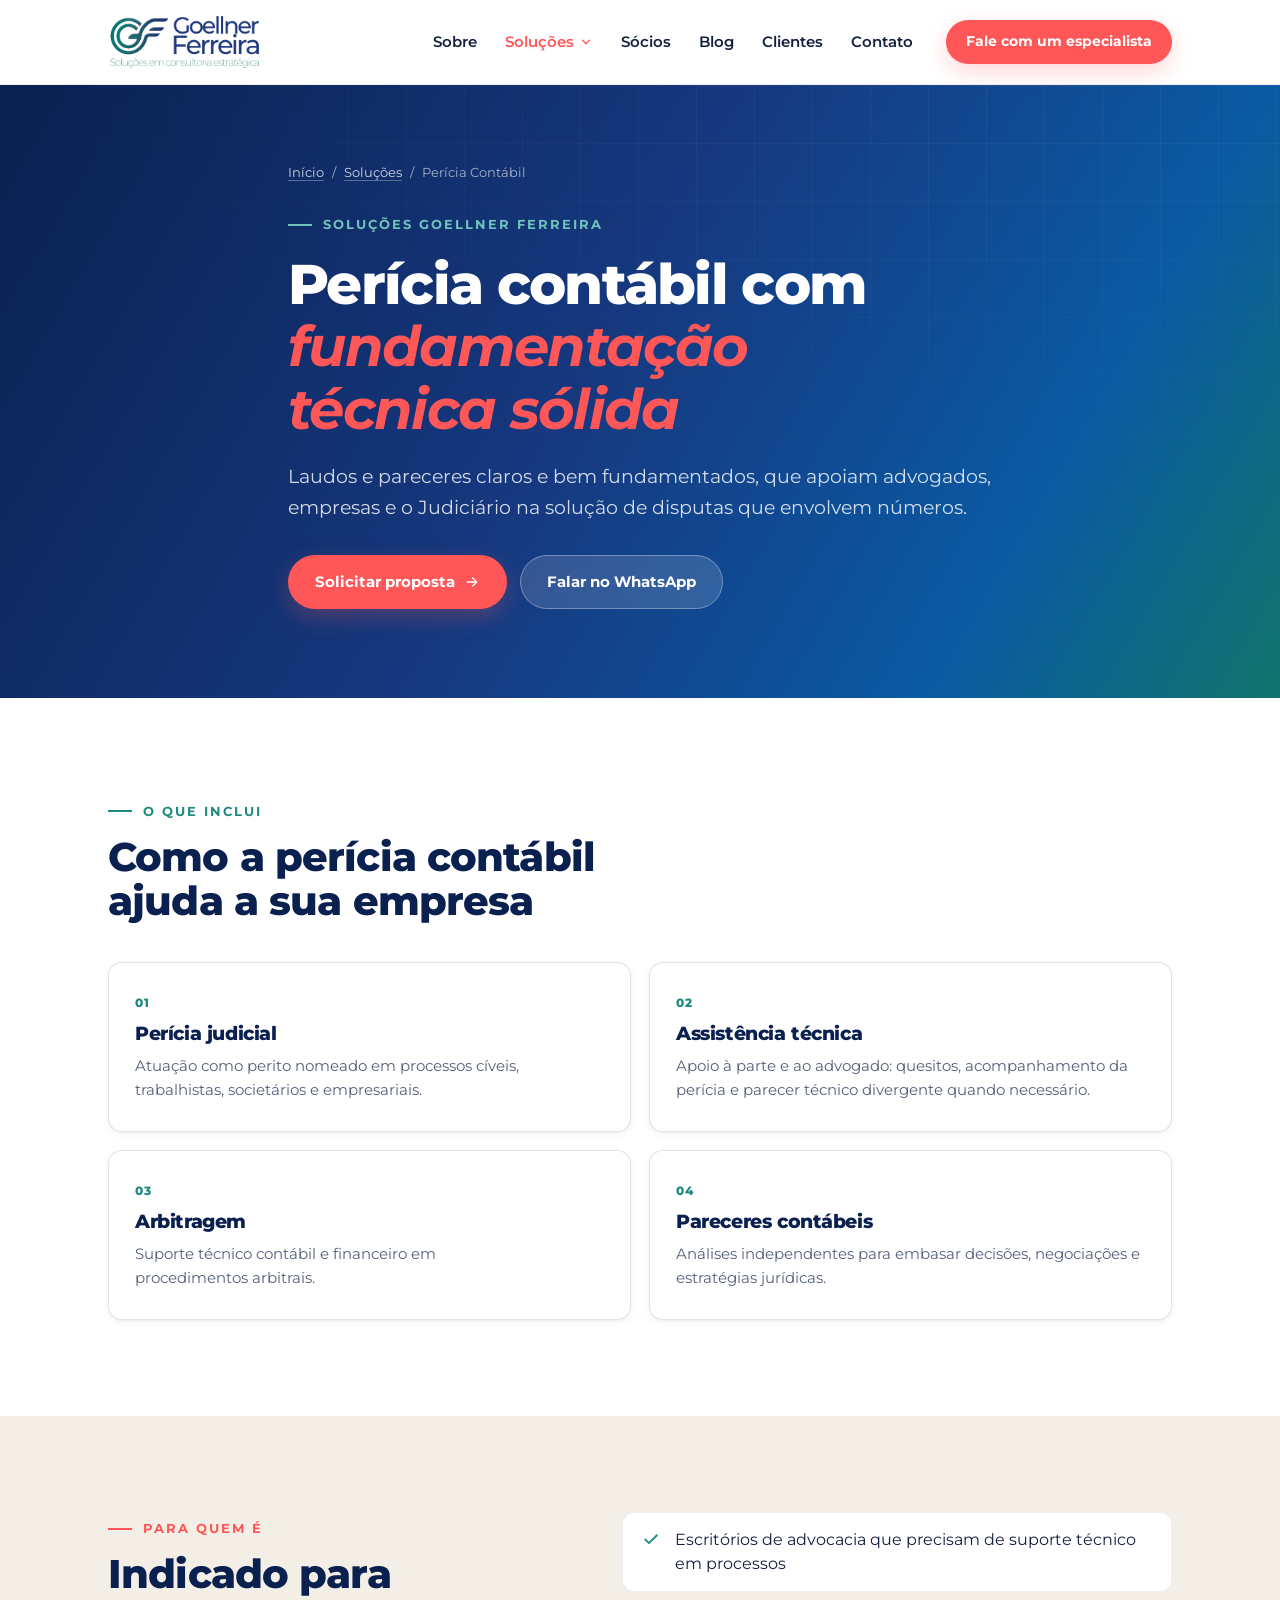
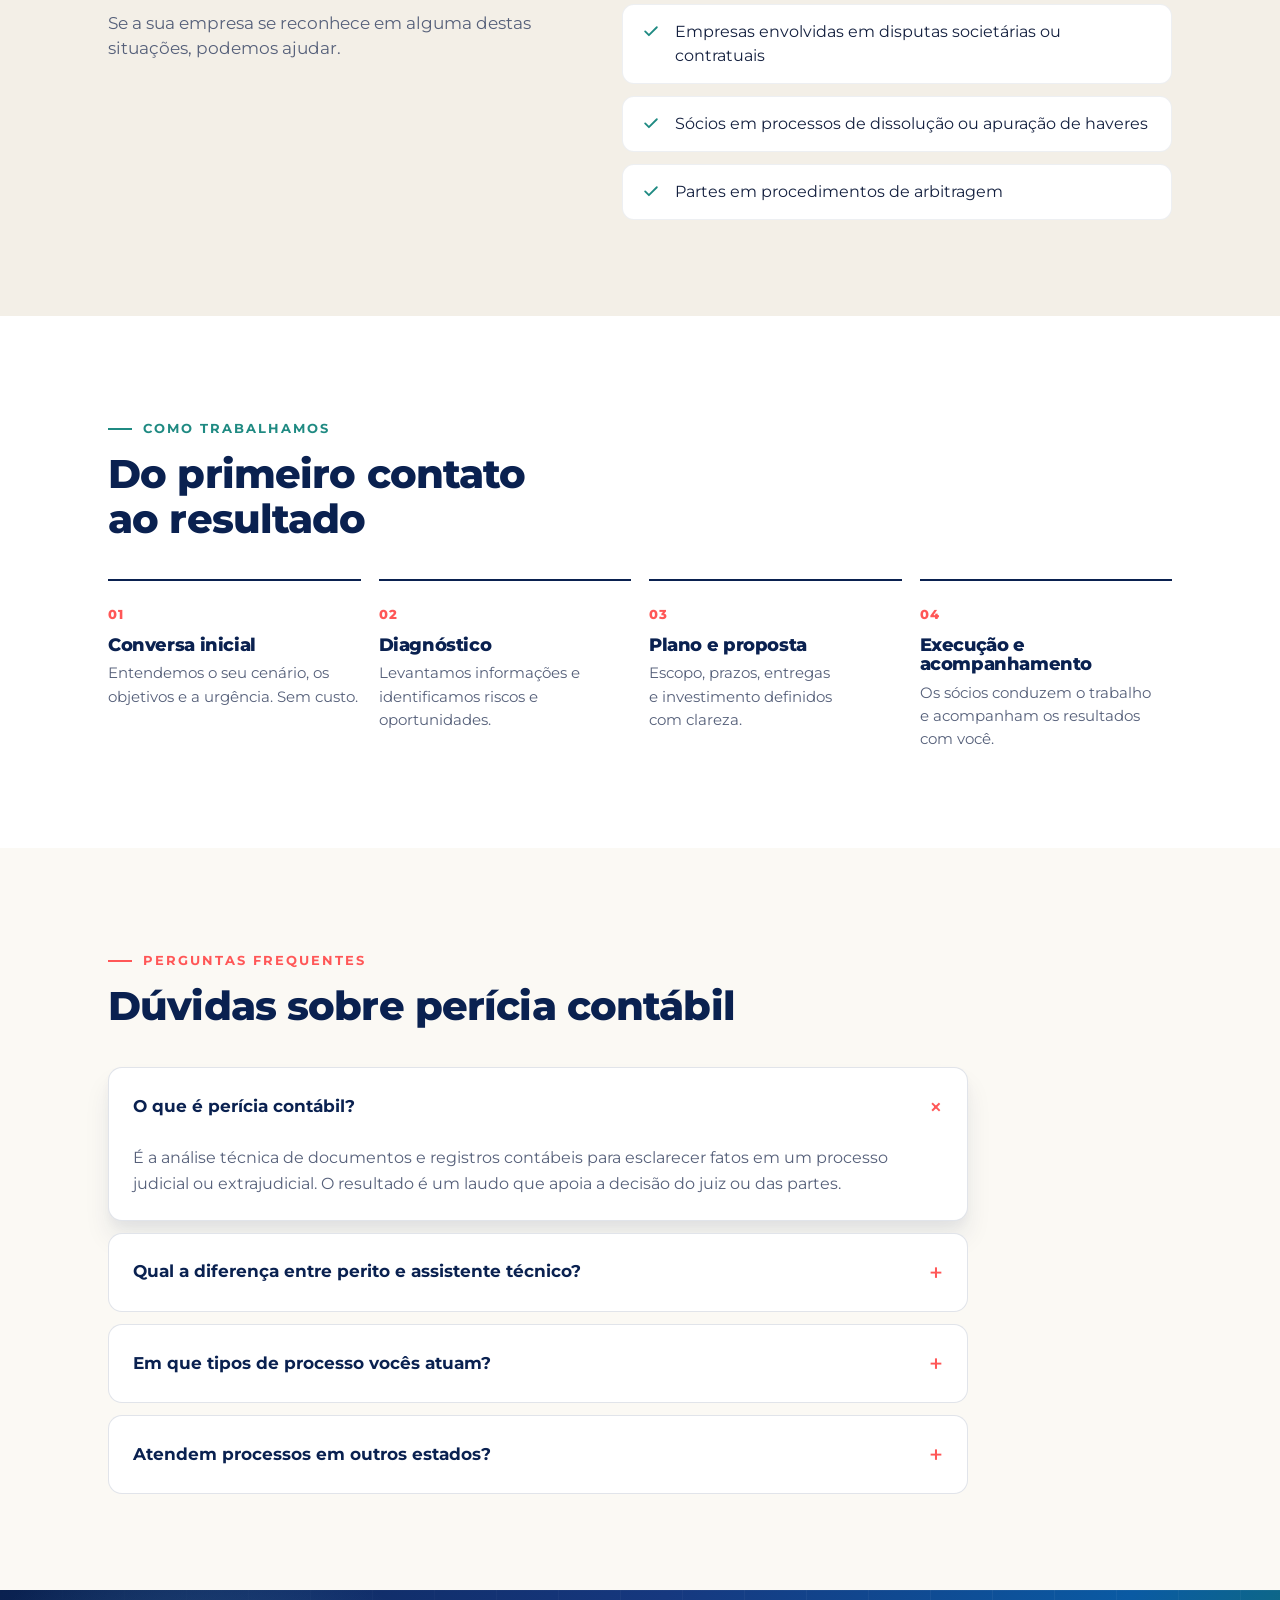
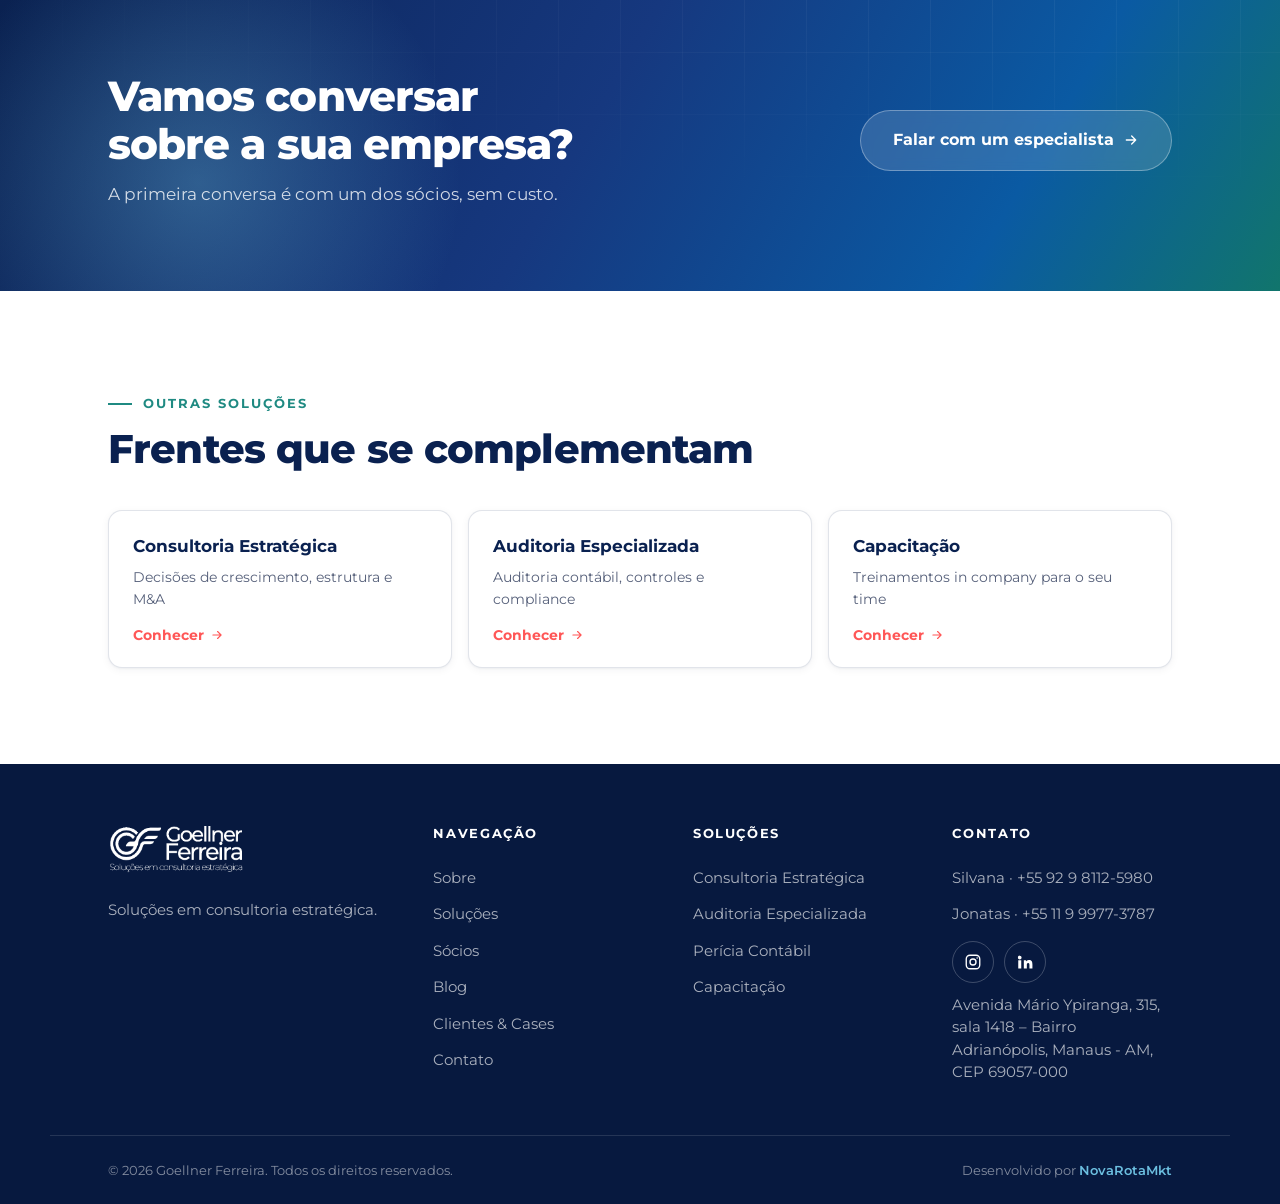
<file: pericia-contabil.html>
<!DOCTYPE html>
<html lang="pt-BR">
<head>
<meta charset="UTF-8" />
<meta name="viewport" content="width=device-width, initial-scale=1.0" />
<title>Perícia Contábil Judicial e Assistência Técnica | Goellner Ferreira</title>
<meta name="description" content="Perícia contábil judicial e extrajudicial, assistência técnica, arbitragem e pareceres contábeis com fundamentação técnica sólida. Atendimento em todo o Brasil." />
<meta name="robots" content="index, follow, max-image-preview:large" />
<meta name="author" content="Goellner Ferreira" />
<meta http-equiv="Content-Security-Policy" content="upgrade-insecure-requests" />
<meta name="google-site-verification" content="rAgCxMST4KZm6oVGgLvI1iyK0p1eZShSmcv3sGeHXk4" />
<!-- Google tag (gtag.js) -->
<script async src="https://www.googletagmanager.com/gtag/js?id=G-H2V8YQGPY5"></script>
<script>window.dataLayer=window.dataLayer||[];function gtag(){dataLayer.push(arguments);}gtag('js',new Date());gtag('config','G-H2V8YQGPY5');</script>
<link rel="canonical" href="https://goellnerferreira.com.br/pericia-contabil.html" />
<meta property="og:type" content="website" />
<meta property="og:title" content="Perícia Contábil Judicial e Assistência Técnica | Goellner Ferreira" />
<meta property="og:description" content="Perícia contábil judicial e extrajudicial, assistência técnica, arbitragem e pareceres contábeis com fundamentação técnica sólida. Atendimento em todo o Brasil." />
<meta property="og:url" content="https://goellnerferreira.com.br/pericia-contabil.html" />
<meta property="og:image" content="https://goellnerferreira.com.br/assets/logo-gf.png" />
<meta property="og:site_name" content="Goellner Ferreira" />
<meta property="og:locale" content="pt_BR" />
<meta name="twitter:card" content="summary_large_image" />
<link rel="alternate" type="application/rss+xml" title="Blog Goellner Ferreira" href="https://goellnerferreira.com.br/blog/rss.php" />
<script type="application/ld+json">{"@context":"https://schema.org","@graph":[{"@type":"Service","name":"Perícia Contábil","serviceType":"Perícia Contábil","description":"Perícia contábil judicial e extrajudicial, assistência técnica, arbitragem e pareceres contábeis com fundamentação técnica sólida. Atendimento em todo o Brasil.","url":"https://goellnerferreira.com.br/pericia-contabil.html","areaServed":{"@type":"Country","name":"Brasil"},"provider":{"@type":"ProfessionalService","@id":"https://goellnerferreira.com.br/#org","name":"Goellner Ferreira","url":"https://goellnerferreira.com.br/"},"hasOfferCatalog":{"@type":"OfferCatalog","name":"Perícia Contábil","itemListElement":[{"@type":"Offer","itemOffered":{"@type":"Service","name":"Perícia judicial","description":"Atuação como perito nomeado em processos cíveis, trabalhistas, societários e empresariais."}},{"@type":"Offer","itemOffered":{"@type":"Service","name":"Assistência técnica","description":"Apoio à parte e ao advogado: quesitos, acompanhamento da perícia e parecer técnico divergente quando necessário."}},{"@type":"Offer","itemOffered":{"@type":"Service","name":"Arbitragem","description":"Suporte técnico contábil e financeiro em procedimentos arbitrais."}},{"@type":"Offer","itemOffered":{"@type":"Service","name":"Pareceres contábeis","description":"Análises independentes para embasar decisões, negociações e estratégias jurídicas."}}]}},{"@type":"FAQPage","mainEntity":[{"@type":"Question","name":"O que é perícia contábil?","acceptedAnswer":{"@type":"Answer","text":"É a análise técnica de documentos e registros contábeis para esclarecer fatos em um processo judicial ou extrajudicial. O resultado é um laudo que apoia a decisão do juiz ou das partes."}},{"@type":"Question","name":"Qual a diferença entre perito e assistente técnico?","acceptedAnswer":{"@type":"Answer","text":"O perito é nomeado pelo juiz e atua de forma imparcial. O assistente técnico é contratado por uma das partes para acompanhar a perícia e defender tecnicamente os seus interesses."}},{"@type":"Question","name":"Em que tipos de processo vocês atuam?","acceptedAnswer":{"@type":"Answer","text":"Processos cíveis, empresariais, societários, trabalhistas, revisionais de contratos bancários e apuração de haveres, entre outros."}},{"@type":"Question","name":"Atendem processos em outros estados?","acceptedAnswer":{"@type":"Answer","text":"Sim. Grande parte do trabalho pericial pode ser conduzida à distância, com reuniões online e envio digital de documentos."}}]},{"@type":"BreadcrumbList","itemListElement":[{"@type":"ListItem","position":1,"name":"Início","item":"https://goellnerferreira.com.br/"},{"@type":"ListItem","position":2,"name":"Soluções","item":"https://goellnerferreira.com.br/#solucoes"},{"@type":"ListItem","position":3,"name":"Perícia Contábil","item":"https://goellnerferreira.com.br/pericia-contabil.html"}]}]}</script>
<link rel="icon" type="image/png" href="assets/gf-symbol.png" />
<link rel="preconnect" href="https://fonts.googleapis.com" />
<link rel="preconnect" href="https://fonts.gstatic.com" crossorigin />
<link href="https://fonts.googleapis.com/css2?family=Montserrat:ital,wght@0,400;0,500;0,600;0,700;0,800;1,500;1,600&display=swap" rel="stylesheet" />
<style>
:root{
  --navy-900:#07193f;--navy-800:#0a2150;--navy-700:#102a63;--navy-600:#16387f;
  --royal:#0e76cf;--royal-deep:#0a5aa3;--sky:#6cbfe0;
  --teal-700:#11756c;--teal-600:#1f8a82;--teal-300:#6fc3ba;
  --coral:#ff5757;--coral-deep:#e23f3f;
  --cream:#f3efe7;--cream-2:#ebe5d8;--paper:#fff;--paper-2:#fbf9f4;
  --ink:#14203f;--muted:#56607a;--faint:#8992a8;
  --line:rgba(10,33,80,.12);--line-2:rgba(10,33,80,.07);
  --grad-brand:linear-gradient(120deg,var(--navy-800) 0%,var(--navy-600) 46%,var(--royal-deep) 78%,var(--teal-700) 100%);
  --font:"Montserrat",system-ui,sans-serif;
  --r:14px;--r-lg:22px;
  --sh-sm:0 1px 2px rgba(16,30,68,.04),0 2px 8px rgba(16,30,68,.05);
  --sh-md:0 6px 8px rgba(10,33,80,.03),0 18px 26px rgba(10,33,80,.08);
  --max:1180px;--gut:clamp(20px,5vw,58px);
}
*{box-sizing:border-box;margin:0;padding:0}
body{font-family:var(--font);background:var(--paper);color:var(--ink);font-size:16.5px;line-height:1.55;-webkit-font-smoothing:antialiased;text-rendering:optimizeLegibility}
h1,h2,h3,h4{font-weight:800;line-height:1.12;letter-spacing:-.022em;color:var(--navy-800);text-wrap:balance}
p{text-wrap:pretty}
a{color:inherit;text-decoration:none}
a:hover{color:var(--coral)}
img{display:block;max-width:100%}
.wrap{max-width:var(--max);margin:0 auto;padding-inline:var(--gut)}
.sec{padding-block:clamp(58px,7.5vw,104px)}
.sec.cream{background:var(--cream)}
.sec.paper2{background:var(--paper-2)}
.kicker{display:inline-flex;align-items:center;gap:11px;font-size:12.5px;font-weight:700;letter-spacing:.16em;text-transform:uppercase;color:var(--coral)}
.kicker::before{content:"";width:24px;height:2px;background:var(--coral)}
.kicker.teal{color:var(--teal-600)}.kicker.teal::before{background:var(--teal-600)}
.btn{display:inline-flex;align-items:center;gap:9px;font-family:var(--font);font-size:15px;font-weight:700;padding:14px 26px;border-radius:999px;border:1.5px solid transparent;cursor:pointer;transition:transform .18s,box-shadow .22s,background .2s,color .2s,border-color .2s;white-space:nowrap}
.btn svg{width:16px;height:16px}
.btn:hover{color:inherit}
.btn-coral{background:var(--coral);color:#fff;box-shadow:0 8px 22px rgba(255,87,87,.26)}
.btn-coral:hover{transform:translateY(-2px);color:#fff;filter:brightness(1.05)}
.btn-navy{background:var(--navy-800);color:#fff}
.btn-navy:hover{transform:translateY(-2px);color:#fff;background:var(--navy-900)}
.btn-ghost{border-color:var(--line);color:var(--navy-800);background:var(--paper)}
.btn-ghost:hover{border-color:var(--navy-700);color:var(--navy-800)}
.btn-light{background:rgba(255,255,255,.14);color:#fff;border-color:rgba(255,255,255,.32);backdrop-filter:blur(6px)}
.btn-light:hover{background:rgba(255,255,255,.22);color:#fff}
.btn-sm{padding:11px 20px;font-size:14px}
.strip{background:var(--navy-900);color:#fff;font-size:13.5px;font-weight:600;text-align:center;padding:9px 20px}
.strip b{color:var(--sky);font-weight:700}
.strip a{color:#fff;text-decoration:underline;text-underline-offset:3px;text-decoration-color:rgba(255,255,255,.4)}
.strip a:hover{color:var(--sky);text-decoration-color:var(--sky)}
.hdr{position:sticky;top:0;z-index:60;background:rgba(255,255,255,.88);backdrop-filter:blur(14px);border-bottom:1px solid var(--line-2);transition:box-shadow .3s,border-color .3s}
.hdr[data-stuck="true"]{border-bottom-color:var(--line);box-shadow:0 4px 20px rgba(16,30,68,.05)}
.nav{display:flex;align-items:center;gap:26px;height:84px}
.nav-logo{height:58px;width:auto}
.nav-links{display:flex;gap:2px;margin-left:auto}
.nav-link{font-size:14.5px;font-weight:600;color:var(--ink);padding:9px 15px;border-radius:999px;transition:.16s}
.nav-link:hover{background:var(--cream);color:var(--coral)}
.burger{margin-left:auto;display:none;flex-direction:column;gap:5px;background:none;border:none;cursor:pointer;padding:8px}
.burger span{width:26px;height:2px;background:var(--navy-800);border-radius:2px}
.mmenu{display:none;flex-direction:column;padding:10px var(--gut) 22px;background:var(--paper-2);border-bottom:1px solid var(--line)}
.mmenu.open{display:flex}
.mmenu a{padding:13px 6px;font-weight:600;border-bottom:1px solid var(--line-2)}
.mmenu .btn{margin-top:14px;justify-content:center}
.hero{position:relative;min-height:clamp(500px,68vh,740px);display:flex;align-items:center;overflow:hidden;isolation:isolate;background:var(--grad-brand)}
.hero-grid-tex{position:absolute;inset:0;background-image:linear-gradient(rgba(255,255,255,.05) 1px,transparent 1px),linear-gradient(90deg,rgba(255,255,255,.05) 1px,transparent 1px);background-size:58px 58px;-webkit-mask-image:radial-gradient(120% 100% at 78% 0%,#000,transparent 70%);mask-image:radial-gradient(120% 100% at 78% 0%,#000,transparent 70%);z-index:1}
.hero-glow{position:absolute;right:-10%;top:-32%;width:56vw;max-width:680px;aspect-ratio:1;background:radial-gradient(circle,rgba(108,191,224,.24),rgba(31,138,130,.12) 46%,transparent 68%);z-index:1}
.hero-glow-2{position:absolute;left:-12%;bottom:-40%;width:42vw;max-width:480px;aspect-ratio:1;background:radial-gradient(circle,rgba(255,87,87,.1),transparent 66%);z-index:1}
.hero-in{position:relative;z-index:3;display:grid;grid-template-columns:1.1fr .9fr;gap:clamp(36px,5vw,80px);align-items:stretch;padding-block:clamp(40px,5.5vw,76px)}
.hero-in>div:first-child{display:flex;flex-direction:column;justify-content:center}
.hero h1{font-size:clamp(36px,5vw,60px);margin-top:20px;letter-spacing:-.032em;color:#fff}
.hero h1 em{font-style:italic;font-weight:700;color:var(--coral)}
.hero-sub{font-size:clamp(16.5px,1.45vw,19px);color:rgba(255,255,255,.8);margin-top:20px;max-width:46ch;line-height:1.65}
.hero-cta{display:flex;gap:13px;margin-top:34px;flex-wrap:wrap}
.hero-meta{display:flex;align-items:center;gap:13px;margin-top:30px;padding-top:24px;border-top:1px solid rgba(255,255,255,.16)}
.faces{display:flex}
.faces img{width:46px;height:46px;border-radius:50%;object-fit:cover;border:2.5px solid rgba(255,255,255,.3)}
.faces img+img{margin-left:-14px}
.hero-meta .t{font-size:13.5px;color:rgba(255,255,255,.66);line-height:1.45}
.hero-meta .t b{color:#fff;display:block;font-size:14px}
.hero .kicker{color:var(--teal-300)}.hero .kicker::before{background:var(--teal-300)}
.panel{position:relative;min-height:420px;background:rgba(255,255,255,.08);border:1px solid rgba(255,255,255,.18);border-radius:var(--r-lg);padding:clamp(30px,3.4vw,40px);backdrop-filter:blur(14px);box-shadow:0 30px 60px rgba(0,0,0,.2);display:flex;flex-direction:column}
.panel-slide{display:none;flex-direction:column;flex:1;animation:fadein .5s ease}
.panel-slide.active{display:flex}
@keyframes fadein{from{opacity:0;transform:translateY(6px)}to{opacity:1;transform:none}}
.panel-h{display:flex;align-items:center;justify-content:space-between;margin-bottom:22px}
.panel-h span:first-child{font-size:11.5px;font-weight:700;letter-spacing:.14em;text-transform:uppercase;color:rgba(255,255,255,.6)}
.pulse{width:8px;height:8px;border-radius:50%;background:var(--teal-300);box-shadow:0 0 0 4px rgba(111,195,186,.22);animation:pulsing 2s infinite}
@keyframes pulsing{0%,100%{box-shadow:0 0 0 4px rgba(111,195,186,.22)}50%{box-shadow:0 0 0 9px rgba(111,195,186,.06)}}
.stat-grid{display:grid;grid-template-columns:1fr 1fr;gap:1px;background:rgba(255,255,255,.14);border-radius:14px;overflow:hidden;flex:1}
.stat-cell{background:rgba(10,33,80,.3);padding:24px 20px;display:flex;flex-direction:column;gap:9px;justify-content:center}
.stat-cell .v{font-size:clamp(30px,3.2vw,40px);font-weight:800;color:#fff;letter-spacing:-.03em;line-height:1}
.stat-cell .v span{font-size:14px;color:var(--teal-300);margin-left:3px;font-weight:700}
.stat-cell .l{font-size:13px;color:rgba(255,255,255,.6);line-height:1.4}
.panel-note{margin-top:18px;font-size:13.5px;color:rgba(255,255,255,.7);line-height:1.55;border-top:1px solid rgba(255,255,255,.12);padding-top:16px}
.panel-post{display:flex;flex-direction:column;flex:1;border-radius:14px;overflow:hidden;background:rgba(10,33,80,.3);text-decoration:none;color:#fff;transition:background .2s}
.panel-post:hover{background:rgba(10,33,80,.42);color:#fff}
.panel-post-cov{height:180px;overflow:hidden}
.panel-post-cov img{width:100%;height:100%;object-fit:cover;object-position:50% 25%}
.panel-post-b{padding:20px 22px 22px;display:flex;flex-direction:column;gap:10px;flex:1}
.panel-post-tag{font-size:11px;font-weight:700;letter-spacing:.06em;text-transform:uppercase;color:var(--teal-300);align-self:flex-start}
.panel-post-b h4{color:#fff;font-size:18px;line-height:1.32;font-weight:700}
.panel-post-b p{color:rgba(255,255,255,.7);font-size:13.5px;line-height:1.55}
.panel-post-link{margin-top:auto;font-size:13px;font-weight:700;color:var(--coral);display:inline-flex;align-items:center;gap:6px}
.panel-post-link svg{width:14px;height:14px}
.panel-about{flex:1;display:flex;flex-direction:column;gap:18px;justify-content:center}
.panel-about>p{font-size:15.5px;color:rgba(255,255,255,.82);line-height:1.65}
.panel-about-faces{display:flex;align-items:center;gap:14px}
.panel-about-faces img{width:50px;height:50px;border-radius:50%;object-fit:cover;border:2px solid rgba(255,255,255,.24);flex:none}
.panel-about-faces div{display:flex;flex-direction:column}
.panel-about-faces b{color:#fff;font-size:15px}
.panel-about-faces span{font-size:12.5px;color:rgba(255,255,255,.6);margin-top:2px}
.panel-dots{display:flex;justify-content:center;gap:9px;margin-top:22px}
.panel-dot{width:8px;height:8px;border-radius:50%;background:rgba(255,255,255,.26);border:none;cursor:pointer;padding:0;transition:.25s}
.panel-dot.active{background:var(--coral);box-shadow:0 0 0 3px rgba(255,87,87,.24)}
.trust{background:var(--paper);border-block:1px solid var(--line-2);padding-block:clamp(34px,4vw,52px)}
.trust-l{font-size:11.5px;font-weight:700;letter-spacing:.16em;text-transform:uppercase;color:var(--faint);text-align:center;margin-bottom:26px}
.trust-more{font-size:13.5px;font-weight:700;color:var(--navy-700);text-decoration:underline;text-underline-offset:3px}.trust-more:hover{color:var(--coral)}
.marquee{overflow:hidden;-webkit-mask-image:linear-gradient(90deg,transparent,#000 8%,#000 92%,transparent);mask-image:linear-gradient(90deg,transparent,#000 8%,#000 92%,transparent)}
.marquee-track{display:flex;align-items:center;gap:clamp(40px,6vw,76px);width:max-content;animation:marquee 26s linear infinite}
.marquee-track img{height:36px;width:auto;flex:none;filter:grayscale(1) opacity(.55);transition:filter .22s}
.marquee-track img:hover{filter:none}
.marquee:hover .marquee-track{animation-play-state:paused}
@keyframes marquee{from{transform:translateX(0)}to{transform:translateX(-50%)}}
@media(prefers-reduced-motion:reduce){.marquee-track{animation:none}}
.split{display:grid;grid-template-columns:.82fr 1.18fr;gap:clamp(34px,5vw,80px);align-items:start}
.split-aside{position:sticky;top:112px}
.split-aside h2{font-size:clamp(28px,3.4vw,44px);margin-top:16px}
.split-aside p{color:var(--muted);margin-top:16px;font-size:16.5px}
.about-body p{font-size:17.5px;color:var(--muted);margin-bottom:20px;line-height:1.7}
.about-body strong{color:var(--navy-800);font-weight:700}
.mvv{display:grid;gap:2px;margin-top:12px;border-top:1px solid var(--line)}
.mvv-i{display:grid;grid-template-columns:130px 1fr;gap:22px;padding:24px 0;border-bottom:1px solid var(--line)}
.mvv-i .k{font-size:12.5px;font-weight:700;letter-spacing:.13em;text-transform:uppercase;color:var(--teal-600);padding-top:3px}
.mvv-i p{font-size:16px;color:var(--muted);line-height:1.65;margin:0}
.grid4{display:grid;grid-template-columns:repeat(4,1fr);gap:18px}
.scard{background:var(--paper);border:1px solid var(--line);border-radius:var(--r);padding:28px 26px 30px;box-shadow:var(--sh-sm);transition:transform .2s,box-shadow .24s}
.scard:hover{transform:translateY(-4px);box-shadow:var(--sh-md)}
.scard .num{font-size:12px;font-weight:800;letter-spacing:.12em;color:var(--faint)}
.badge{width:50px;height:50px;border-radius:13px;background:var(--grad-brand);display:grid;place-items:center;color:#fff;margin:20px 0 20px;box-shadow:0 6px 16px rgba(10,33,80,.18)}
.badge svg{width:24px;height:24px}
.scard h3{font-size:18px}
.scard p{font-size:14.5px;color:var(--muted);margin-top:10px;line-height:1.6}
.scard{display:flex;flex-direction:column}.smore{margin-top:auto;padding-top:20px;display:inline-flex;align-items:center;gap:7px;font-size:13.5px;font-weight:700;color:var(--coral)}.smore svg{width:15px;height:15px;transition:transform .2s}.smore:hover svg{transform:translateX(3px)}
.scard ul{list-style:none;margin-top:16px;display:grid;gap:7px}
.scard li{font-size:13px;color:var(--muted);padding-left:16px;position:relative}
.scard li::before{content:"";position:absolute;left:0;top:8px;width:5px;height:5px;border-radius:50%;background:var(--teal-300)}
.people{display:grid;gap:20px}
.person{display:grid;grid-template-columns:250px 1fr;gap:clamp(24px,3vw,44px);background:var(--paper);border:1px solid var(--line);border-radius:var(--r-lg);overflow:hidden;box-shadow:var(--sh-sm)}
.person img{width:100%;height:100%;object-fit:cover;min-height:270px}
.person-b{padding:clamp(26px,3vw,40px) clamp(26px,3vw,40px) clamp(26px,3vw,40px) 0}
.person-b .role{font-size:12.5px;font-weight:700;letter-spacing:.12em;text-transform:uppercase;color:var(--coral)}
.person-b h3{font-size:clamp(21px,2.2vw,28px);margin-top:8px}
.person-b p{font-size:15.5px;color:var(--muted);margin-top:14px;line-height:1.68}
.plink{display:inline-block;margin-top:18px;font-size:13.5px;font-weight:700;color:var(--royal-deep);text-decoration:underline;text-underline-offset:3px}.plink:hover{color:var(--coral)}
.creds{display:flex;flex-wrap:wrap;gap:8px;margin-top:20px}
.cred{font-size:12px;font-weight:600;color:var(--navy-700);background:var(--cream);border:1px solid var(--line-2);padding:6px 12px;border-radius:999px}
.quote{background:var(--cream-2);border-radius:var(--r-lg);padding:clamp(32px,4.5vw,64px);margin-top:24px}
.quote p{font-size:clamp(20px,2.4vw,30px);font-weight:600;font-style:italic;color:var(--navy-800);line-height:1.42;letter-spacing:-.02em;max-width:32ch}
.quote .who{font-size:13.5px;font-weight:700;letter-spacing:.1em;text-transform:uppercase;color:var(--muted);margin-top:24px}
.bhead{display:flex;align-items:flex-end;justify-content:space-between;gap:24px;flex-wrap:wrap;margin-bottom:40px}
.bhead h2{font-size:clamp(27px,3.3vw,42px);margin-top:14px}
.bgrid{display:grid;grid-template-columns:1.05fr .95fr;gap:24px;align-items:stretch}
.bfeat{display:flex;flex-direction:column;background:var(--paper);border:1px solid var(--line);border-radius:var(--r-lg);overflow:hidden;box-shadow:var(--sh-sm);transition:transform .2s,box-shadow .24s}
.bfeat:hover{transform:translateY(-4px);box-shadow:var(--sh-md)}
.bcov{position:relative;flex:1;min-height:230px;background:var(--cream-2);overflow:hidden}
.bcov img{position:absolute;inset:0;width:100%;height:100%;object-fit:cover;object-position:50% 22%;transition:transform .35s}
.bfeat:hover .bcov img{transform:scale(1.04)}
.chip{position:absolute;top:16px;left:16px;font-size:11.5px;font-weight:700;letter-spacing:.05em;text-transform:uppercase;color:#fff;background:var(--coral);padding:6px 13px;border-radius:999px}
.chip.sm{position:static;color:var(--coral);background:rgba(255,87,87,.12);align-self:flex-start}
.bfeat-b{padding:26px 28px 30px}
.bfeat-b h3{font-size:clamp(19px,2vw,26px);line-height:1.22}
.bfeat-b p{color:var(--muted);font-size:15.5px;margin-top:12px}
.bmeta{display:flex;align-items:center;gap:9px;font-size:12.5px;color:var(--faint);font-weight:500;margin-top:18px}
.bdot{width:3px;height:3px;border-radius:50%;background:var(--faint)}
.blist{display:flex;flex-direction:column;gap:18px}
.bitem{display:flex;gap:18px;background:var(--paper);border:1px solid var(--line);border-radius:var(--r);padding:16px;box-shadow:var(--sh-sm);transition:transform .2s,box-shadow .24s}
.bitem:hover{transform:translateY(-3px);box-shadow:var(--sh-md)}
.bthumb{flex:none;width:112px;border-radius:10px;overflow:hidden;background:var(--cream-2);display:grid;place-items:center}
.bthumb img{width:100%;height:100%;object-fit:cover}
.bthumb .fb{color:var(--faint)}
.bthumb .fb svg{width:24px;height:24px}
.bitem-b{display:flex;flex-direction:column;gap:8px;padding:4px 4px 4px 0}
.bitem-b h4{font-size:16.5px;line-height:1.28}
.bitem-b .bmeta{margin-top:auto}
.cta{background:var(--grad-brand);color:#fff;position:relative;overflow:hidden;isolation:isolate}
.cta::before{content:"";position:absolute;inset:0;background-image:linear-gradient(rgba(255,255,255,.05) 1px,transparent 1px),linear-gradient(90deg,rgba(255,255,255,.05) 1px,transparent 1px);background-size:62px 62px;-webkit-mask-image:radial-gradient(120% 100% at 78% 0%,#000,transparent 72%);mask-image:radial-gradient(120% 100% at 78% 0%,#000,transparent 72%);z-index:-1}
.cta::after{content:"";position:absolute;left:-8%;bottom:-64%;width:50vw;max-width:600px;aspect-ratio:1;background:radial-gradient(circle,rgba(108,191,224,.34),transparent 62%);z-index:-1}
.cta-in{display:flex;align-items:center;justify-content:space-between;gap:36px;flex-wrap:wrap;padding-block:clamp(54px,6.5vw,88px)}
.cta h2{color:#fff;font-size:clamp(27px,3.3vw,44px);max-width:19ch}
.cta p{color:rgba(255,255,255,.8);margin-top:14px;max-width:42ch}
.cgrid{display:grid;grid-template-columns:.85fr 1.15fr;gap:clamp(34px,5vw,72px)}
.ci{display:flex;gap:15px;align-items:flex-start;margin-top:24px}
.ci-ic{flex:none;width:46px;height:46px;border-radius:12px;background:rgba(255,87,87,.1);color:var(--coral);display:grid;place-items:center}
.ci-ic svg{width:20px;height:20px}
.ci h4{font-size:12.5px;color:var(--faint);font-weight:700;letter-spacing:.06em;text-transform:uppercase}
.ci p{font-size:16.5px;color:var(--ink);margin-top:3px}
.form{background:var(--paper);border:1px solid var(--line);border-radius:var(--r-lg);padding:clamp(26px,3vw,40px);box-shadow:var(--sh-md)}
.frow{display:grid;grid-template-columns:1fr 1fr;gap:16px}
.fld{margin-top:16px}
.fld:first-child{margin-top:0}
.frow>.fld{margin-top:0}
.frow{margin-top:16px}
.frow:first-child{margin-top:0}
.fld label{display:block;font-size:12.5px;font-weight:700;color:var(--muted);margin-bottom:7px}
.fld input,.fld textarea,.fld select{width:100%;font-family:var(--font);font-size:15.5px;color:var(--ink);background:var(--paper-2);border:1.5px solid var(--line);border-radius:11px;padding:13px 15px;transition:.18s}
.fld textarea{resize:vertical;min-height:118px}
.fld input:focus,.fld textarea:focus,.fld select:focus{outline:none;border-color:var(--coral);box-shadow:0 0 0 4px rgba(255,87,87,.12);background:#fff}
.form .btn{width:100%;justify-content:center;margin-top:22px}
.fnote{font-size:12.5px;color:var(--faint);text-align:center;margin-top:14px}
.ftr{background:var(--navy-900);color:rgba(255,255,255,.7)}
.ftr-top{display:grid;grid-template-columns:1.3fr 1fr 1fr 1fr;gap:40px;padding-block:60px 44px}
.ftr-logo{height:50px;margin-bottom:18px;filter:brightness(0) invert(1)}
.ftr-about{font-size:14.5px;line-height:1.65;max-width:32ch}
.ftr h5{color:#fff;font-size:12.5px;letter-spacing:.13em;text-transform:uppercase;margin-bottom:16px;font-weight:700}
.ftr-col a,.ftr-col p{display:block;font-size:14.5px;color:rgba(255,255,255,.66);padding:7px 0;overflow-wrap:anywhere}
.ftr-col a:hover{color:var(--sky)}
.ftr-bot{border-top:1px solid rgba(255,255,255,.12);padding-block:24px;display:flex;justify-content:space-between;gap:14px;flex-wrap:wrap;font-size:13px;color:rgba(255,255,255,.5)}
.ftr-bot a{color:var(--sky);font-weight:600}
.rv{opacity:0;transform:translateY(20px);transition:opacity .6s ease,transform .6s ease}
.rv.in{opacity:1;transform:none}
@media (prefers-reduced-motion:reduce){.rv{opacity:1;transform:none;transition:none}}
@media(max-width:860px){
  .nav-links{display:none}.burger{display:flex}
  .hdr .nav>.btn{display:none}
  .hero-in,.split,.bgrid,.cgrid{grid-template-columns:1fr}
  .split-aside{position:static}
  .grid4{grid-template-columns:1fr 1fr}
  .person{grid-template-columns:200px 1fr}
  .ftr-top{grid-template-columns:1fr 1fr}
}
@media(max-width:640px){
  body{font-size:16px}
  .grid4{grid-template-columns:1fr}
  .person{grid-template-columns:1fr}
  .person img{min-height:230px}
  .person-b{padding:24px}
  .mvv-i{grid-template-columns:1fr;gap:8px}
  .frow{grid-template-columns:1fr}
  .bitem{flex-direction:column}
  .bthumb{width:100%;aspect-ratio:16/9}
  .ftr-top{grid-template-columns:1fr}
  .nav{height:70px}.nav-logo{height:48px}
}
.faddr{line-height:1.55!important;max-width:30ch}.fsoc{display:flex!important;gap:10px;padding:8px 0 4px!important}.fsoc a{display:grid!important;place-items:center;width:42px;height:42px;padding:0!important;border-radius:50%;border:1px solid rgba(255,255,255,.22);color:#fff!important;transition:background .2s,border-color .2s}.fsoc a:hover{background:var(--coral,#ff5757);border-color:var(--coral,#ff5757)}.fsoc svg{width:18px;height:18px}</style>
<style>/*ftr-mobile*/
@media(max-width:860px){.ftr-top{grid-template-columns:1fr 1fr!important;gap:32px 24px!important}.ftr-top>.ftr-col:first-child{grid-column:1/-1}}
@media(max-width:640px){
.ftr-top{grid-template-columns:1fr!important;gap:30px!important;padding-block:44px 30px!important}
.ftr-col h5{margin-bottom:12px!important}
.ftr-col:nth-child(2){display:grid!important;grid-template-columns:1fr 1fr;column-gap:14px}
.ftr-col:nth-child(2) h5{grid-column:1/-1}
.ftr-col a{padding:10px 0!important;font-size:15px!important;border-bottom:1px solid rgba(255,255,255,.08)}
.ftr-col:nth-child(3) a{display:flex!important;align-items:center;min-height:44px;padding:8px 0!important}
.ftr-col:first-child a{border-bottom:0}
.ftr-bot,.ftr-bottom{flex-direction:column!important;align-items:flex-start!important;gap:8px!important;padding-block:20px 26px!important;font-size:12.5px!important}
}</style>
<style id="gfh-css">
.gfh{position:sticky;top:0;z-index:80;background:rgba(255,255,255,.92);-webkit-backdrop-filter:blur(14px);backdrop-filter:blur(14px);border-bottom:1px solid rgba(10,33,80,.08);font-family:"Montserrat",system-ui,sans-serif;transition:box-shadow .3s}
.gfh[data-stuck="true"]{box-shadow:0 4px 20px rgba(16,30,68,.06)}
.gfh *{box-sizing:border-box}
.gfh-in{max-width:1180px;margin:0 auto;padding:0 clamp(20px,5vw,58px);display:flex;align-items:center;gap:20px;height:84px}
.gfh-logo{display:flex;flex:none}.gfh-logo img{height:56px;width:auto;display:block}
.gfh-links{display:flex;align-items:center;gap:2px;margin-left:auto}
.gfh-links a{font-size:14.5px;font-weight:600;color:#14203f;padding:9px 13px;border-radius:999px;text-decoration:none;white-space:nowrap;transition:background .16s,color .16s}
.gfh-links a:hover{background:#f3efe7;color:#ff5757}
.gfh-links a.on{color:#ff5757}
.gfh-wm{display:inline-flex!important;align-items:center;gap:6px;color:#56607a!important;font-weight:600!important}
.gfh-wm svg{width:16px;height:16px}
.gfh-sep{width:1px;height:22px;background:rgba(10,33,80,.14);margin:0 8px}
.gfh-cta{flex:none;display:inline-flex;align-items:center;font-size:14px;font-weight:700;color:#fff!important;background:#ff5757;padding:11px 20px;border-radius:999px;text-decoration:none;white-space:nowrap;box-shadow:0 8px 22px rgba(255,87,87,.24);transition:transform .18s}
.gfh-cta:hover{transform:translateY(-2px);color:#fff}
.gfh-burger{display:none;margin-left:auto;flex-direction:column;gap:5px;background:none;border:0;cursor:pointer;padding:10px}
.gfh-burger span{width:26px;height:2px;background:#0a2150;border-radius:2px;display:block}
.gfh-mm{display:none;flex-direction:column;padding:6px clamp(20px,5vw,58px) 22px;background:#fbf9f4;border-top:1px solid rgba(10,33,80,.07)}
.gfh-mm.open{display:flex}
.gfh-mm a{padding:14px 4px;font-size:15.5px;font-weight:600;color:#14203f;text-decoration:none;border-bottom:1px solid rgba(10,33,80,.07)}
.gfh-mm a.on{color:#ff5757}
.gfh-mm .gfh-cta{margin-top:16px;justify-content:center;border:0;padding:14px 20px;font-size:15px}
@media(max-width:1260px){.gfh-links a{padding:9px 10px}.gfh-sep{margin:0 4px}.gfh-wm{font-size:0!important;gap:0}.gfh-in{gap:14px}}
@media(max-width:1140px){.gfh-links,.gfh-in>.gfh-cta{display:none}.gfh-burger{display:flex}}
@media(max-width:640px){.gfh-in{height:70px}.gfh-logo img{height:46px}}
.gfh-dd{position:relative;display:flex}.gfh-links .gfh-dd>a{display:inline-flex;align-items:center;gap:5px}.gfh-chev{width:14px;height:14px;transition:transform .2s}.gfh-dd:hover .gfh-chev,.gfh-dd:focus-within .gfh-chev{transform:rotate(180deg)}.gfh-ddm{position:absolute;top:100%;left:-8px;padding-top:10px;min-width:300px;opacity:0;visibility:hidden;transform:translateY(6px);transition:opacity .18s,transform .18s,visibility .18s}.gfh-dd:hover .gfh-ddm,.gfh-dd:focus-within .gfh-ddm{opacity:1;visibility:visible;transform:none}.gfh-ddm-in{background:#fff;border:1px solid rgba(10,33,80,.1);border-radius:16px;box-shadow:0 18px 40px rgba(10,33,80,.14);padding:8px;display:grid;gap:2px}.gfh-links .gfh-ddm a{display:flex;flex-direction:column;gap:2px;border-radius:11px;padding:11px 14px;white-space:normal}.gfh-links .gfh-ddm a small{font-size:12.5px;font-weight:500;color:#56607a}.gfh-links .gfh-ddm a.on,.gfh-links .gfh-ddm a:hover{background:#f3efe7}.gfh-mm a.gfh-sub{padding:11px 4px 11px 18px;font-size:14.5px;color:#56607a;font-weight:500}.gfh-mm a.gfh-sub.on{color:#ff5757}</style>
<style>
.svh{background:var(--grad-brand);color:#fff;position:relative;overflow:hidden;isolation:isolate}
.svh::before{content:"";position:absolute;inset:0;background-image:linear-gradient(rgba(255,255,255,.05) 1px,transparent 1px),linear-gradient(90deg,rgba(255,255,255,.05) 1px,transparent 1px);background-size:58px 58px;-webkit-mask-image:radial-gradient(120% 100% at 80% 0%,#000,transparent 70%);mask-image:radial-gradient(120% 100% at 80% 0%,#000,transparent 70%);z-index:-1}
.svh-in{padding-block:clamp(44px,6vw,84px) clamp(52px,7vw,96px);max-width:820px}
.crumb{display:flex;flex-wrap:wrap;gap:8px;font-size:13px;color:rgba(255,255,255,.62);margin-bottom:26px}
.crumb a{color:rgba(255,255,255,.8);text-decoration:underline;text-underline-offset:3px;text-decoration-color:rgba(255,255,255,.3)}.crumb a:hover{color:#fff}
.svh .kicker{color:var(--teal-300)}.svh .kicker::before{background:var(--teal-300)}
.svh h1{color:#fff;font-size:clamp(34px,4.6vw,56px);margin-top:18px;letter-spacing:-.03em}
.svh h1 em{font-style:italic;color:var(--coral);font-weight:700}
.svh p.lead{font-size:clamp(16.5px,1.5vw,19px);color:rgba(255,255,255,.82);margin-top:20px;max-width:58ch;line-height:1.65}
.svh .hero-cta{display:flex;gap:13px;margin-top:32px;flex-wrap:wrap}
.shd{max-width:680px;margin-bottom:38px}.shd h2{font-size:clamp(26px,3.1vw,40px);margin-top:14px}.shd p{color:var(--muted);margin-top:14px;font-size:16.5px}
.inc{display:grid;grid-template-columns:repeat(2,minmax(0,1fr));gap:18px}
.inc-i{background:var(--paper);border:1px solid var(--line);border-radius:var(--r);padding:26px 26px 28px;box-shadow:var(--sh-sm)}
.inc-i .n{font-size:12px;font-weight:800;letter-spacing:.12em;color:var(--teal-600)}
.inc-i h3{font-size:18.5px;margin-top:10px}.inc-i p{font-size:15px;color:var(--muted);margin-top:9px;line-height:1.62}
.two{display:grid;grid-template-columns:minmax(0,.9fr) minmax(0,1.1fr);gap:clamp(32px,5vw,72px);align-items:start}
.two h2{font-size:clamp(26px,3.1vw,40px);margin-top:14px}.two>div>p{color:var(--muted);margin-top:14px}
.ticks{list-style:none;display:grid;gap:12px}
.ticks li{display:flex;gap:14px;align-items:flex-start;background:var(--paper);border:1px solid var(--line-2);border-radius:12px;padding:15px 18px;font-size:15.5px;color:var(--ink)}
.ticks li svg{flex:none;width:20px;height:20px;color:var(--teal-600);margin-top:1px}
.steps{display:grid;grid-template-columns:repeat(4,minmax(0,1fr));gap:18px;counter-reset:s}
.step{border-top:2px solid var(--navy-800);padding-top:20px}
.step .k{font-size:13px;font-weight:800;color:var(--coral);letter-spacing:.1em}
.step h3{font-size:17.5px;margin-top:8px}.step p{font-size:14.5px;color:var(--muted);margin-top:8px;line-height:1.6}
.faq{max-width:860px;display:grid;gap:12px}
.faq details{background:var(--paper);border:1px solid var(--line);border-radius:14px;padding:0 24px;transition:box-shadow .2s}
.faq details[open]{box-shadow:var(--sh-md)}
.faq summary{list-style:none;cursor:pointer;display:flex;justify-content:space-between;gap:18px;align-items:center;padding:20px 0;font-weight:700;font-size:16.5px;color:var(--navy-800)}
.faq summary::-webkit-details-marker{display:none}
.faq summary::after{content:"+";font-size:24px;font-weight:500;color:var(--coral);flex:none;transition:transform .2s}
.faq details[open] summary::after{transform:rotate(45deg)}
.faq details p{padding:0 0 22px;color:var(--muted);font-size:15.5px;line-height:1.7;max-width:70ch}
.others{display:grid;grid-template-columns:repeat(3,minmax(0,1fr));gap:16px}
.oth{display:flex;flex-direction:column;gap:8px;background:var(--paper);border:1px solid var(--line);border-radius:var(--r);padding:22px 24px;box-shadow:var(--sh-sm);transition:transform .2s,box-shadow .24s}
.oth:hover{transform:translateY(-3px);box-shadow:var(--sh-md);color:inherit}
.oth b{font-size:17px;color:var(--navy-800)}.oth span{font-size:14px;color:var(--muted)}
.oth i{font-style:normal;margin-top:6px;font-size:13.5px;font-weight:700;color:var(--coral);display:inline-flex;gap:6px;align-items:center}.oth i svg{width:14px;height:14px}
@media(max-width:860px){.inc,.two{grid-template-columns:1fr}.steps{grid-template-columns:1fr 1fr}.others{grid-template-columns:1fr}}
@media(max-width:560px){.steps{grid-template-columns:1fr}.faq details{padding:0 18px}.faq summary{font-size:15.5px}}

/*mobile-polish*/
@media(max-width:640px){
.gfh-burger{min-width:44px;min-height:44px}
.panel-dots{gap:4px}.panel-dot{width:28px;height:28px;background:transparent!important;box-shadow:none!important;position:relative}
.panel-dot::after{content:"";position:absolute;inset:10px;border-radius:50%;background:rgba(255,255,255,.3);transition:.25s}
.panel-dot.active::after{background:var(--coral);box-shadow:0 0 0 3px rgba(255,87,87,.24)}
.hero-in{gap:28px!important;padding-block:28px 40px!important}
.hero-meta{display:none!important}
.hero-cta{margin-top:24px!important}
.hero-cta .btn{flex:1 1 100%;justify-content:center}
.panel{min-height:0!important;padding:22px!important}
.stat-cell{padding:16px 14px!important}
.stat-cell .v{font-size:28px!important}
.panel-note{display:none}
.trust-more,.plink{display:inline-flex;align-items:center;min-height:44px}
.crumb{display:flex;flex-wrap:wrap;align-items:center;column-gap:6px}.crumb a{display:inline-flex;align-items:center;min-height:40px}
.chip,.panel-post-tag,.panel-h span:first-child,.trust-l{font-size:12px!important}
.ftr-bot a{display:inline-flex;align-items:center;min-height:36px}
}</style>
</head>
<body>
<header class="gfh" id="gfh" data-stuck="false">
  <div class="gfh-in">
    <a class="gfh-logo" href="index.html"><img src="assets/logo-gf-web.png" alt="Goellner Ferreira — consultoria estratégica e auditoria" /></a>
    <nav class="gfh-links"><a href="sobre.html">Sobre</a><div class="gfh-dd"><a href="index.html#solucoes" class="on">Soluções<svg class="gfh-chev" viewBox="0 0 24 24" fill="none" stroke="currentColor" stroke-width="2.2" stroke-linecap="round" stroke-linejoin="round"><path d="M6 9l6 6 6-6"/></svg></a><div class="gfh-ddm"><div class="gfh-ddm-in"><a href="consultoria-estrategica.html">Consultoria Estratégica<small>Estrutura, finanças e M&amp;A</small></a><a href="auditoria.html">Auditoria Especializada<small>Contábil, controles e compliance</small></a><a href="pericia-contabil.html" class="on">Perícia Contábil<small>Laudos e assistência técnica</small></a><a href="capacitacao.html">Capacitação<small>Treinamentos in company</small></a></div></div></div><a href="index.html#socios">Sócios</a><a href="blog/">Blog</a><a href="cases.html">Clientes</a><a href="index.html#contato">Contato</a></nav>
    <a class="gfh-cta" href="index.html#contato">Fale com um especialista</a>
    <button class="gfh-burger" aria-label="Abrir menu" onclick="document.getElementById('gfhmm').classList.toggle('open')"><span></span><span></span><span></span></button>
  </div>
  <div class="gfh-mm" id="gfhmm"><a href="sobre.html">Sobre</a><a href="index.html#solucoes">Soluções</a><a class="gfh-sub" href="consultoria-estrategica.html">Consultoria Estratégica</a><a class="gfh-sub" href="auditoria.html">Auditoria Especializada</a><a class="gfh-sub on" href="pericia-contabil.html">Perícia Contábil</a><a class="gfh-sub" href="capacitacao.html">Capacitação</a><a href="index.html#socios">Sócios</a><a href="blog/">Blog</a><a href="cases.html">Clientes</a><a href="index.html#contato">Contato</a><a class="gfh-cta" href="index.html#contato">Fale com um especialista</a></div>
</header>
<script>(function(){var h=document.getElementById('gfh');function f(){h.setAttribute('data-stuck',window.scrollY>12);}f();window.addEventListener('scroll',f);document.querySelectorAll('#gfhmm a').forEach(function(a){a.addEventListener('click',function(){document.getElementById('gfhmm').classList.remove('open');});});})();</script>
<main>
<section class="svh">
  <div class="wrap svh-in">
    <nav class="crumb" aria-label="Você está em"><a href="index.html">Início</a><span>/</span><a href="index.html#solucoes">Soluções</a><span>/</span><span>Perícia Contábil</span></nav>
    <span class="kicker">Soluções Goellner Ferreira</span>
    <h1>Perícia contábil com <em>fundamentação técnica sólida</em></h1>
    <p class="lead">Laudos e pareceres claros e bem fundamentados, que apoiam advogados, empresas e o Judiciário na solução de disputas que envolvem números.</p>
    <div class="hero-cta"><a class="btn btn-coral" href="index.html#contato">Solicitar proposta <svg viewBox="0 0 24 24" fill="none" stroke="currentColor" stroke-width="2" stroke-linecap="round" stroke-linejoin="round"><path d="M5 12h14M13 6l6 6-6 6"/></svg></a><a class="btn btn-light" href="https://wa.me/5592981125980?text=Ol%C3%A1!%20Vim%20pelo%20site%20e%20quero%20saber%20mais%20sobre%20Per%C3%ADcia%20Cont%C3%A1bil." target="_blank" rel="noopener">Falar no WhatsApp</a></div>
  </div>
</section>
<section class="sec">
  <div class="wrap">
    <div class="shd rv"><span class="kicker teal">O que inclui</span><h2>Como a perícia contábil ajuda a sua empresa</h2></div>
    <div class="inc"><article class="inc-i rv"><span class="n">01</span><h3>Perícia judicial</h3><p>Atuação como perito nomeado em processos cíveis, trabalhistas, societários e empresariais.</p></article><article class="inc-i rv"><span class="n">02</span><h3>Assistência técnica</h3><p>Apoio à parte e ao advogado: quesitos, acompanhamento da perícia e parecer técnico divergente quando necessário.</p></article><article class="inc-i rv"><span class="n">03</span><h3>Arbitragem</h3><p>Suporte técnico contábil e financeiro em procedimentos arbitrais.</p></article><article class="inc-i rv"><span class="n">04</span><h3>Pareceres contábeis</h3><p>Análises independentes para embasar decisões, negociações e estratégias jurídicas.</p></article></div>
  </div>
</section>
<section class="sec cream">
  <div class="wrap two">
    <div class="rv"><span class="kicker">Para quem é</span><h2>Indicado para</h2><p>Se a sua empresa se reconhece em alguma destas situações, podemos ajudar.</p></div>
    <ul class="ticks rv"><li><svg viewBox="0 0 24 24" fill="none" stroke="currentColor" stroke-width="2.2" stroke-linecap="round" stroke-linejoin="round"><path d="M5 12.5l4.5 4.5L19 7.5"/></svg><span>Escritórios de advocacia que precisam de suporte técnico em processos</span></li><li><svg viewBox="0 0 24 24" fill="none" stroke="currentColor" stroke-width="2.2" stroke-linecap="round" stroke-linejoin="round"><path d="M5 12.5l4.5 4.5L19 7.5"/></svg><span>Empresas envolvidas em disputas societárias ou contratuais</span></li><li><svg viewBox="0 0 24 24" fill="none" stroke="currentColor" stroke-width="2.2" stroke-linecap="round" stroke-linejoin="round"><path d="M5 12.5l4.5 4.5L19 7.5"/></svg><span>Sócios em processos de dissolução ou apuração de haveres</span></li><li><svg viewBox="0 0 24 24" fill="none" stroke="currentColor" stroke-width="2.2" stroke-linecap="round" stroke-linejoin="round"><path d="M5 12.5l4.5 4.5L19 7.5"/></svg><span>Partes em procedimentos de arbitragem</span></li></ul>
  </div>
</section>
<section class="sec">
  <div class="wrap">
    <div class="shd rv"><span class="kicker teal">Como trabalhamos</span><h2>Do primeiro contato ao resultado</h2></div>
    <div class="steps"><div class="step rv"><span class="k">01</span><h3>Conversa inicial</h3><p>Entendemos o seu cenário, os objetivos e a urgência. Sem custo.</p></div><div class="step rv"><span class="k">02</span><h3>Diagnóstico</h3><p>Levantamos informações e identificamos riscos e oportunidades.</p></div><div class="step rv"><span class="k">03</span><h3>Plano e proposta</h3><p>Escopo, prazos, entregas e investimento definidos com clareza.</p></div><div class="step rv"><span class="k">04</span><h3>Execução e acompanhamento</h3><p>Os sócios conduzem o trabalho e acompanham os resultados com você.</p></div></div>
  </div>
</section>
<section class="sec paper2">
  <div class="wrap">
    <div class="shd rv"><span class="kicker">Perguntas frequentes</span><h2>Dúvidas sobre perícia contábil</h2></div>
    <div class="faq rv"><details open><summary>O que é perícia contábil?</summary><p>É a análise técnica de documentos e registros contábeis para esclarecer fatos em um processo judicial ou extrajudicial. O resultado é um laudo que apoia a decisão do juiz ou das partes.</p></details><details><summary>Qual a diferença entre perito e assistente técnico?</summary><p>O perito é nomeado pelo juiz e atua de forma imparcial. O assistente técnico é contratado por uma das partes para acompanhar a perícia e defender tecnicamente os seus interesses.</p></details><details><summary>Em que tipos de processo vocês atuam?</summary><p>Processos cíveis, empresariais, societários, trabalhistas, revisionais de contratos bancários e apuração de haveres, entre outros.</p></details><details><summary>Atendem processos em outros estados?</summary><p>Sim. Grande parte do trabalho pericial pode ser conduzida à distância, com reuniões online e envio digital de documentos.</p></details></div>
  </div>
</section>
<section class="cta">
  <div class="wrap cta-in">
    <div class="rv"><h2>Vamos conversar sobre a sua empresa?</h2><p>A primeira conversa é com um dos sócios, sem custo.</p></div>
    <a class="btn btn-light rv" style="padding:17px 32px;font-size:16px" href="index.html#contato">Falar com um especialista <svg viewBox="0 0 24 24" fill="none" stroke="currentColor" stroke-width="2" stroke-linecap="round" stroke-linejoin="round"><path d="M5 12h14M13 6l6 6-6 6"/></svg></a>
  </div>
</section>
<section class="sec">
  <div class="wrap">
    <div class="shd rv"><span class="kicker teal">Outras soluções</span><h2>Frentes que se complementam</h2></div>
    <div class="others"><a class="oth" href="consultoria-estrategica.html"><b>Consultoria Estratégica</b><span>Decisões de crescimento, estrutura e M&A</span><i>Conhecer <svg viewBox="0 0 24 24" fill="none" stroke="currentColor" stroke-width="2" stroke-linecap="round" stroke-linejoin="round"><path d="M5 12h14M13 6l6 6-6 6"/></svg></i></a><a class="oth" href="auditoria.html"><b>Auditoria Especializada</b><span>Auditoria contábil, controles e compliance</span><i>Conhecer <svg viewBox="0 0 24 24" fill="none" stroke="currentColor" stroke-width="2" stroke-linecap="round" stroke-linejoin="round"><path d="M5 12h14M13 6l6 6-6 6"/></svg></i></a><a class="oth" href="capacitacao.html"><b>Capacitação</b><span>Treinamentos in company para o seu time</span><i>Conhecer <svg viewBox="0 0 24 24" fill="none" stroke="currentColor" stroke-width="2" stroke-linecap="round" stroke-linejoin="round"><path d="M5 12h14M13 6l6 6-6 6"/></svg></i></a></div>
  </div>
</section>
</main>
<footer class="ftr">
  <div class="wrap ftr-top">
    <div class="ftr-col">
      <img class="ftr-logo" src="assets/logo-gf-web.png" alt="Goellner Ferreira" />
      <p class="ftr-about">Soluções em consultoria estratégica.</p>
    </div>
    <div class="ftr-col">
      <h5>Navegação</h5>
      <a href="sobre.html">Sobre</a><a href="index.html#solucoes">Soluções</a><a href="index.html#socios">Sócios</a><a href="blog/">Blog</a><a href="cases.html">Clientes &amp; Cases</a><a href="index.html#contato">Contato</a>
    </div>
    <div class="ftr-col">
      <h5>Soluções</h5>
      <a href="consultoria-estrategica.html">Consultoria Estratégica</a><a href="auditoria.html">Auditoria Especializada</a><a href="pericia-contabil.html">Perícia Contábil</a><a href="capacitacao.html">Capacitação</a>
    </div>
    <div class="ftr-col">
      <h5>Contato</h5>
      <a href="tel:+5592981125980">Silvana · +55 92 9 8112-5980</a>
      <a href="tel:+5511999773787">Jonatas · +55 11 9 9977-3787</a>
      <div class="fsoc"><a href="https://www.instagram.com/goellnerferreira/" target="_blank" rel="noopener" aria-label="Instagram da Goellner Ferreira"><svg viewBox="0 0 24 24" fill="none" stroke="currentColor" stroke-width="1.8" aria-hidden="true"><rect x="3" y="3" width="18" height="18" rx="5"/><circle cx="12" cy="12" r="4"/><circle cx="17.5" cy="6.5" r="1" fill="currentColor" stroke="none"/></svg></a><a href="https://www.linkedin.com/company/goellnerferreira/" target="_blank" rel="noopener" aria-label="LinkedIn da Goellner Ferreira"><svg viewBox="0 0 24 24" fill="currentColor" aria-hidden="true"><path d="M4.98 3.5a2.5 2.5 0 11-.01 5 2.5 2.5 0 01.01-5zM3 9.75h4v11H3v-11zm6.5 0h3.8v1.5h.05c.53-1 1.83-2.05 3.77-2.05 4.03 0 4.78 2.65 4.78 6.1v5.45h-4v-4.83c0-1.15-.02-2.64-1.6-2.64-1.61 0-1.86 1.26-1.86 2.55v4.92h-4v-11z"/></svg></a></div>
      <a class="faddr" href="https://www.google.com/maps/search/?api=1&amp;query=Avenida+M%C3%A1rio+Ypiranga+315+Adrian%C3%B3polis+Manaus+AM" target="_blank" rel="noopener">Avenida Mário Ypiranga, 315, sala 1418 – Bairro Adrianópolis, Manaus - AM, CEP 69057-000</a>
    </div>
  </div>
  <div class="wrap ftr-bot">
    <span>© <span id="yr"></span> Goellner Ferreira. Todos os direitos reservados.</span>
    <span>Desenvolvido por <a href="https://novarotamkt.com.br" target="_blank" rel="noopener">NovaRotaMkt</a></span>
  </div>
</footer>
<script>document.getElementById('yr').textContent=new Date().getFullYear();(function(){var els=document.querySelectorAll('.rv');function all(){els.forEach(function(el){el.classList.add('in');});}if(!('IntersectionObserver' in window)){all();return;}var io=new IntersectionObserver(function(es){es.forEach(function(e){if(e.isIntersecting){e.target.classList.add('in');io.unobserve(e.target);}});},{threshold:0,rootMargin:'0px 0px -5% 0px'});els.forEach(function(el){io.observe(el);});setTimeout(all,2500);})();</script>
</body>
</html>
</file>
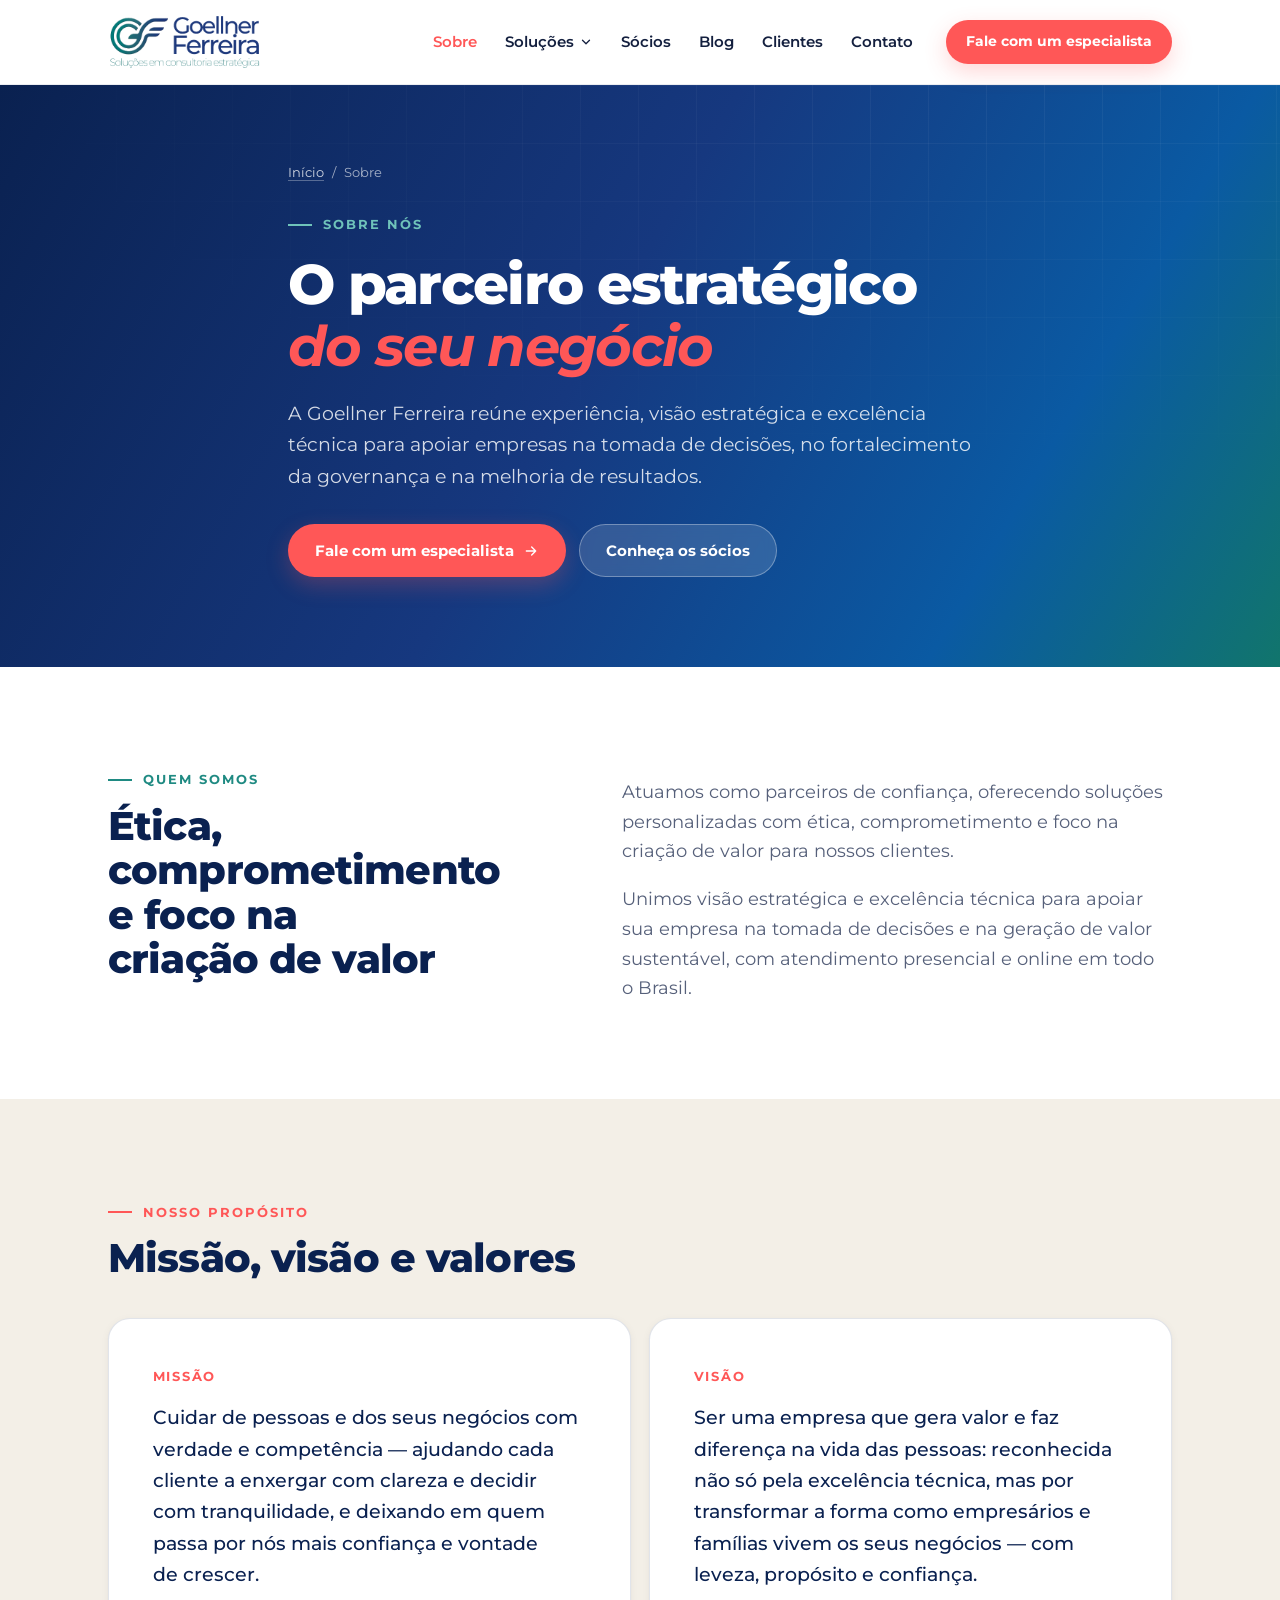
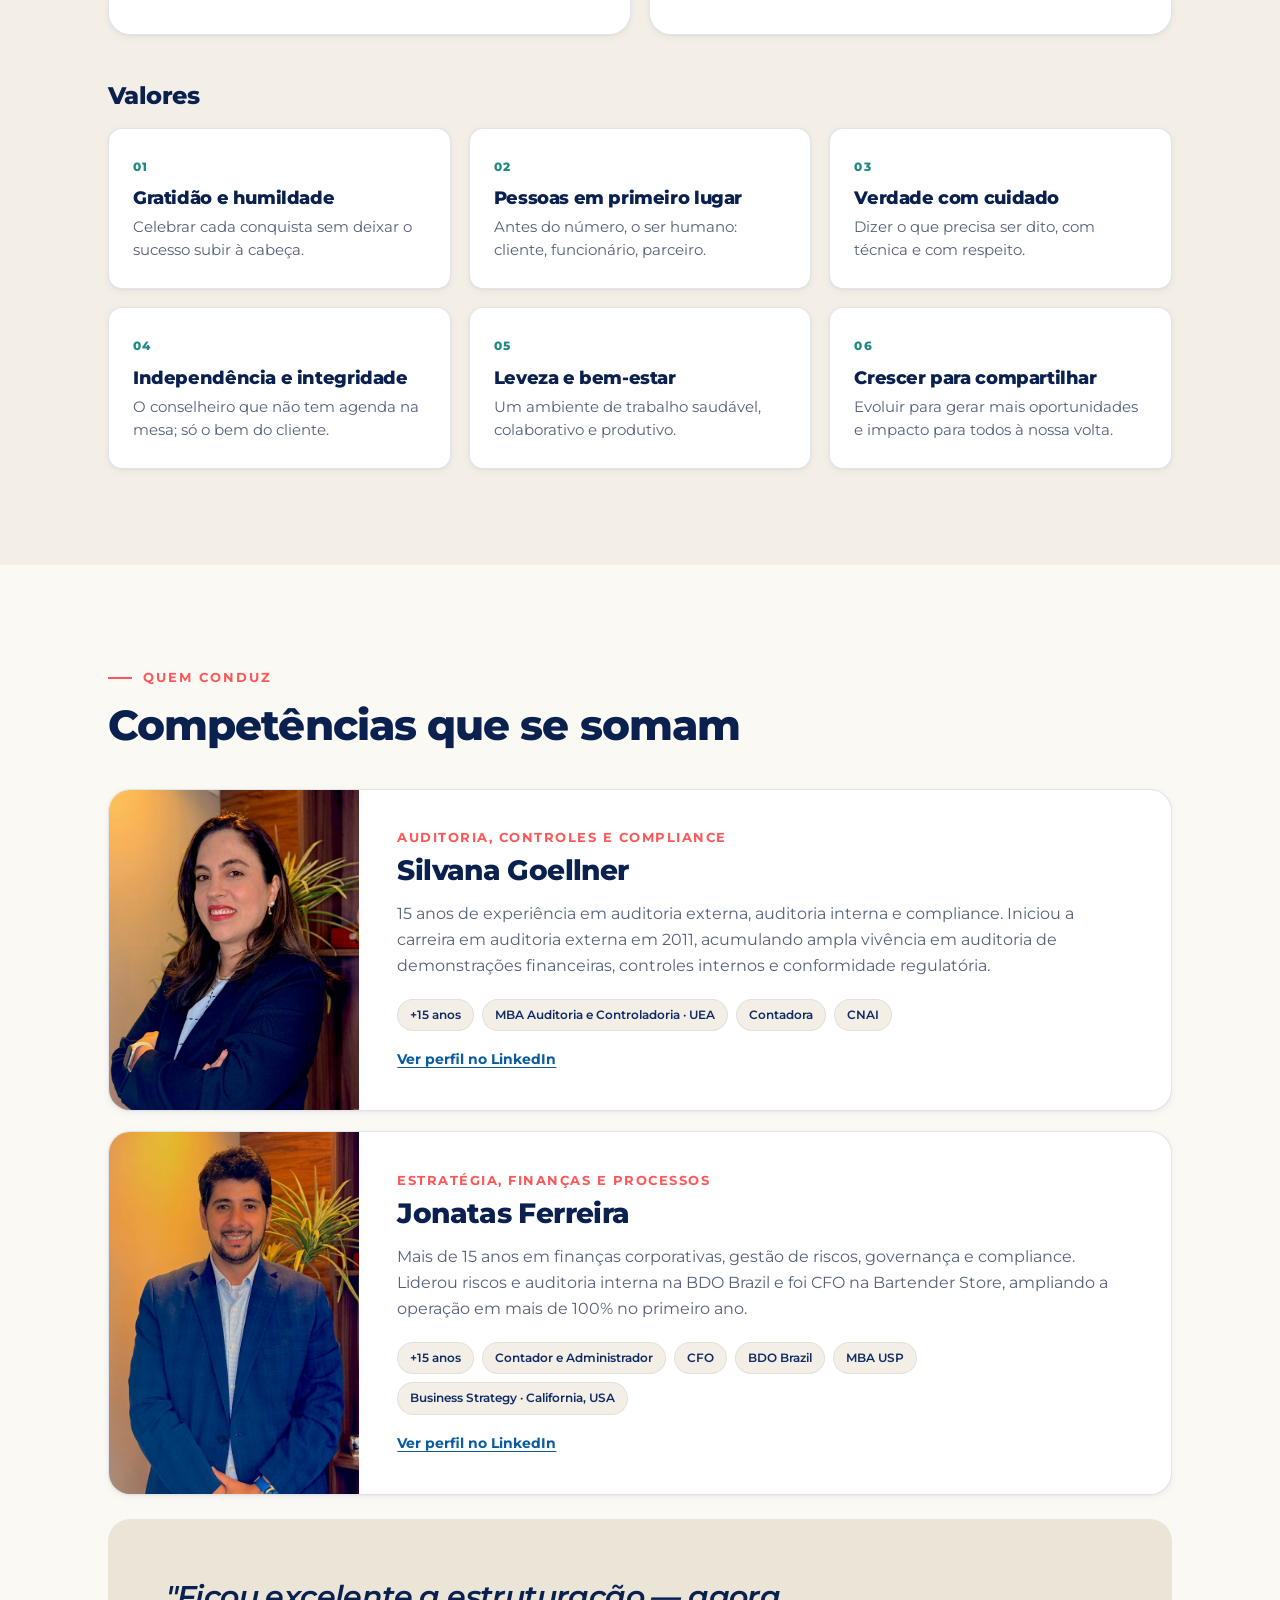
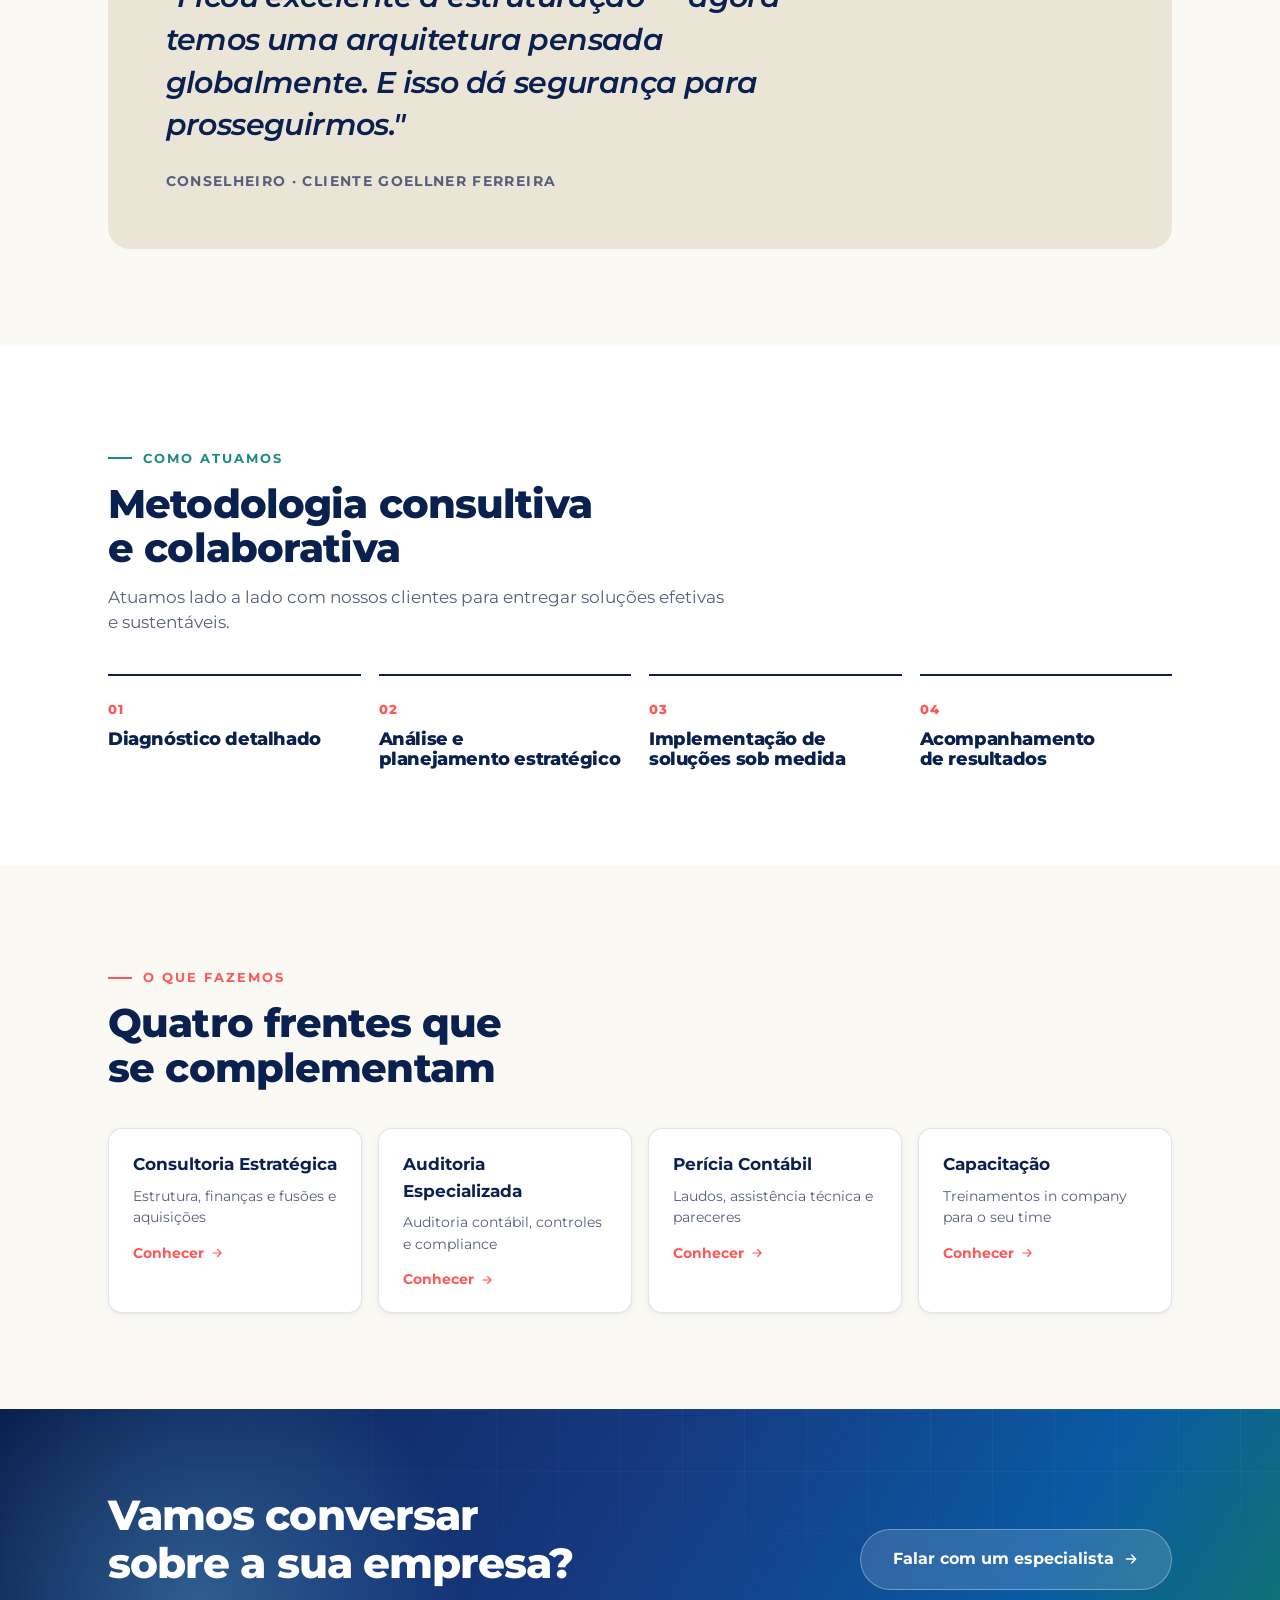
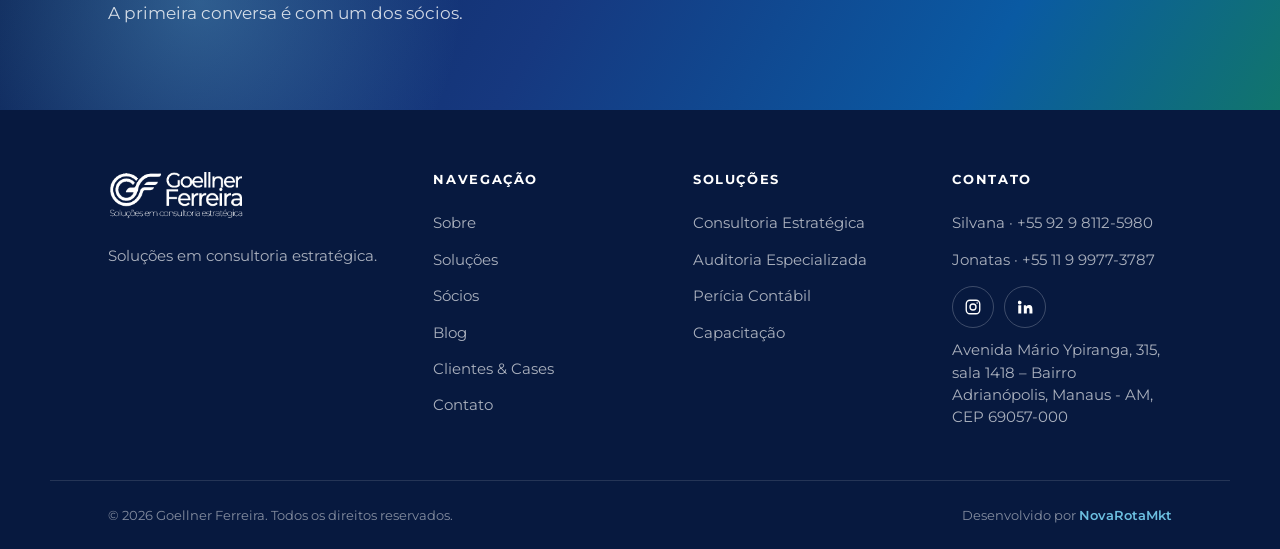
<file: sobre.html>
<!DOCTYPE html>
<html lang="pt-BR">
<head>
<meta charset="UTF-8" />
<meta name="viewport" content="width=device-width, initial-scale=1.0" />
<title>Sobre a Goellner Ferreira | Consultoria Estratégica e Auditoria</title>
<meta name="description" content="Conheça a Goellner Ferreira: consultoria estratégica e auditoria conduzida pelos sócios Silvana Goellner e Jonatas Ferreira. Missão, visão, valores e metodologia." />
<meta name="robots" content="index, follow, max-image-preview:large" />
<meta name="author" content="Goellner Ferreira" />
<meta http-equiv="Content-Security-Policy" content="upgrade-insecure-requests" />
<meta name="google-site-verification" content="rAgCxMST4KZm6oVGgLvI1iyK0p1eZShSmcv3sGeHXk4" />
<!-- Google tag (gtag.js) -->
<script async src="https://www.googletagmanager.com/gtag/js?id=G-H2V8YQGPY5"></script>
<script>window.dataLayer=window.dataLayer||[];function gtag(){dataLayer.push(arguments);}gtag('js',new Date());gtag('config','G-H2V8YQGPY5');</script>
<link rel="canonical" href="https://goellnerferreira.com.br/sobre.html" />
<meta property="og:type" content="website" />
<meta property="og:title" content="Sobre a Goellner Ferreira | Consultoria Estratégica e Auditoria" />
<meta property="og:description" content="Conheça a Goellner Ferreira: consultoria estratégica e auditoria conduzida pelos sócios Silvana Goellner e Jonatas Ferreira. Missão, visão, valores e metodologia." />
<meta property="og:url" content="https://goellnerferreira.com.br/sobre.html" />
<meta property="og:image" content="https://goellnerferreira.com.br/assets/logo-gf.png" />
<meta property="og:site_name" content="Goellner Ferreira" />
<meta property="og:locale" content="pt_BR" />
<meta name="twitter:card" content="summary_large_image" />
<link rel="alternate" type="application/rss+xml" title="Blog Goellner Ferreira" href="https://goellnerferreira.com.br/blog/rss.php" />
<script type="application/ld+json">{"@context":"https://schema.org","@graph":[{"@type":"AboutPage","name":"Sobre a Goellner Ferreira | Consultoria Estratégica e Auditoria","url":"https://goellnerferreira.com.br/sobre.html","description":"Conheça a Goellner Ferreira: consultoria estratégica e auditoria conduzida pelos sócios Silvana Goellner e Jonatas Ferreira. Missão, visão, valores e metodologia.","about":{"@id":"https://goellnerferreira.com.br/#org"}},{"@type":"BreadcrumbList","itemListElement":[{"@type":"ListItem","position":1,"name":"Início","item":"https://goellnerferreira.com.br/"},{"@type":"ListItem","position":2,"name":"Sobre","item":"https://goellnerferreira.com.br/sobre.html"}]},{"@type":"Person","name":"Silvana Goellner","jobTitle":"Sócia — Auditoria, controles e compliance","worksFor":{"@id":"https://goellnerferreira.com.br/#org"},"sameAs":["https://www.linkedin.com/in/silvana-goellner-loureiro-5b78708b/"]},{"@type":"Person","name":"Jonatas Ferreira","jobTitle":"Sócio — Estratégia, finanças e processos","worksFor":{"@id":"https://goellnerferreira.com.br/#org"},"sameAs":["https://www.linkedin.com/in/jonatas-ferreira-01625759"]}]}</script>
<link rel="icon" type="image/png" href="assets/gf-symbol.png" />
<link rel="preconnect" href="https://fonts.googleapis.com" />
<link rel="preconnect" href="https://fonts.gstatic.com" crossorigin />
<link href="https://fonts.googleapis.com/css2?family=Montserrat:ital,wght@0,400;0,500;0,600;0,700;0,800;1,500;1,600&display=swap" rel="stylesheet" />
<style>
:root{
  --navy-900:#07193f;--navy-800:#0a2150;--navy-700:#102a63;--navy-600:#16387f;
  --royal:#0e76cf;--royal-deep:#0a5aa3;--sky:#6cbfe0;
  --teal-700:#11756c;--teal-600:#1f8a82;--teal-300:#6fc3ba;
  --coral:#ff5757;--coral-deep:#e23f3f;
  --cream:#f3efe7;--cream-2:#ebe5d8;--paper:#fff;--paper-2:#fbf9f4;
  --ink:#14203f;--muted:#56607a;--faint:#8992a8;
  --line:rgba(10,33,80,.12);--line-2:rgba(10,33,80,.07);
  --grad-brand:linear-gradient(120deg,var(--navy-800) 0%,var(--navy-600) 46%,var(--royal-deep) 78%,var(--teal-700) 100%);
  --font:"Montserrat",system-ui,sans-serif;
  --r:14px;--r-lg:22px;
  --sh-sm:0 1px 2px rgba(16,30,68,.04),0 2px 8px rgba(16,30,68,.05);
  --sh-md:0 6px 8px rgba(10,33,80,.03),0 18px 26px rgba(10,33,80,.08);
  --max:1180px;--gut:clamp(20px,5vw,58px);
}
*{box-sizing:border-box;margin:0;padding:0}
body{font-family:var(--font);background:var(--paper);color:var(--ink);font-size:16.5px;line-height:1.55;-webkit-font-smoothing:antialiased;text-rendering:optimizeLegibility}
h1,h2,h3,h4{font-weight:800;line-height:1.12;letter-spacing:-.022em;color:var(--navy-800);text-wrap:balance}
p{text-wrap:pretty}
a{color:inherit;text-decoration:none}
a:hover{color:var(--coral)}
img{display:block;max-width:100%}
.wrap{max-width:var(--max);margin:0 auto;padding-inline:var(--gut)}
.sec{padding-block:clamp(58px,7.5vw,104px)}
.sec.cream{background:var(--cream)}
.sec.paper2{background:var(--paper-2)}
.kicker{display:inline-flex;align-items:center;gap:11px;font-size:12.5px;font-weight:700;letter-spacing:.16em;text-transform:uppercase;color:var(--coral)}
.kicker::before{content:"";width:24px;height:2px;background:var(--coral)}
.kicker.teal{color:var(--teal-600)}.kicker.teal::before{background:var(--teal-600)}
.btn{display:inline-flex;align-items:center;gap:9px;font-family:var(--font);font-size:15px;font-weight:700;padding:14px 26px;border-radius:999px;border:1.5px solid transparent;cursor:pointer;transition:transform .18s,box-shadow .22s,background .2s,color .2s,border-color .2s;white-space:nowrap}
.btn svg{width:16px;height:16px}
.btn:hover{color:inherit}
.btn-coral{background:var(--coral);color:#fff;box-shadow:0 8px 22px rgba(255,87,87,.26)}
.btn-coral:hover{transform:translateY(-2px);color:#fff;filter:brightness(1.05)}
.btn-navy{background:var(--navy-800);color:#fff}
.btn-navy:hover{transform:translateY(-2px);color:#fff;background:var(--navy-900)}
.btn-ghost{border-color:var(--line);color:var(--navy-800);background:var(--paper)}
.btn-ghost:hover{border-color:var(--navy-700);color:var(--navy-800)}
.btn-light{background:rgba(255,255,255,.14);color:#fff;border-color:rgba(255,255,255,.32);backdrop-filter:blur(6px)}
.btn-light:hover{background:rgba(255,255,255,.22);color:#fff}
.btn-sm{padding:11px 20px;font-size:14px}
.strip{background:var(--navy-900);color:#fff;font-size:13.5px;font-weight:600;text-align:center;padding:9px 20px}
.strip b{color:var(--sky);font-weight:700}
.strip a{color:#fff;text-decoration:underline;text-underline-offset:3px;text-decoration-color:rgba(255,255,255,.4)}
.strip a:hover{color:var(--sky);text-decoration-color:var(--sky)}
.hdr{position:sticky;top:0;z-index:60;background:rgba(255,255,255,.88);backdrop-filter:blur(14px);border-bottom:1px solid var(--line-2);transition:box-shadow .3s,border-color .3s}
.hdr[data-stuck="true"]{border-bottom-color:var(--line);box-shadow:0 4px 20px rgba(16,30,68,.05)}
.nav{display:flex;align-items:center;gap:26px;height:84px}
.nav-logo{height:58px;width:auto}
.nav-links{display:flex;gap:2px;margin-left:auto}
.nav-link{font-size:14.5px;font-weight:600;color:var(--ink);padding:9px 15px;border-radius:999px;transition:.16s}
.nav-link:hover{background:var(--cream);color:var(--coral)}
.burger{margin-left:auto;display:none;flex-direction:column;gap:5px;background:none;border:none;cursor:pointer;padding:8px}
.burger span{width:26px;height:2px;background:var(--navy-800);border-radius:2px}
.mmenu{display:none;flex-direction:column;padding:10px var(--gut) 22px;background:var(--paper-2);border-bottom:1px solid var(--line)}
.mmenu.open{display:flex}
.mmenu a{padding:13px 6px;font-weight:600;border-bottom:1px solid var(--line-2)}
.mmenu .btn{margin-top:14px;justify-content:center}
.hero{position:relative;min-height:clamp(500px,68vh,740px);display:flex;align-items:center;overflow:hidden;isolation:isolate;background:var(--grad-brand)}
.hero-grid-tex{position:absolute;inset:0;background-image:linear-gradient(rgba(255,255,255,.05) 1px,transparent 1px),linear-gradient(90deg,rgba(255,255,255,.05) 1px,transparent 1px);background-size:58px 58px;-webkit-mask-image:radial-gradient(120% 100% at 78% 0%,#000,transparent 70%);mask-image:radial-gradient(120% 100% at 78% 0%,#000,transparent 70%);z-index:1}
.hero-glow{position:absolute;right:-10%;top:-32%;width:56vw;max-width:680px;aspect-ratio:1;background:radial-gradient(circle,rgba(108,191,224,.24),rgba(31,138,130,.12) 46%,transparent 68%);z-index:1}
.hero-glow-2{position:absolute;left:-12%;bottom:-40%;width:42vw;max-width:480px;aspect-ratio:1;background:radial-gradient(circle,rgba(255,87,87,.1),transparent 66%);z-index:1}
.hero-in{position:relative;z-index:3;display:grid;grid-template-columns:1.1fr .9fr;gap:clamp(36px,5vw,80px);align-items:stretch;padding-block:clamp(40px,5.5vw,76px)}
.hero-in>div:first-child{display:flex;flex-direction:column;justify-content:center}
.hero h1{font-size:clamp(36px,5vw,60px);margin-top:20px;letter-spacing:-.032em;color:#fff}
.hero h1 em{font-style:italic;font-weight:700;color:var(--coral)}
.hero-sub{font-size:clamp(16.5px,1.45vw,19px);color:rgba(255,255,255,.8);margin-top:20px;max-width:46ch;line-height:1.65}
.hero-cta{display:flex;gap:13px;margin-top:34px;flex-wrap:wrap}
.hero-meta{display:flex;align-items:center;gap:13px;margin-top:30px;padding-top:24px;border-top:1px solid rgba(255,255,255,.16)}
.faces{display:flex}
.faces img{width:46px;height:46px;border-radius:50%;object-fit:cover;border:2.5px solid rgba(255,255,255,.3)}
.faces img+img{margin-left:-14px}
.hero-meta .t{font-size:13.5px;color:rgba(255,255,255,.66);line-height:1.45}
.hero-meta .t b{color:#fff;display:block;font-size:14px}
.hero .kicker{color:var(--teal-300)}.hero .kicker::before{background:var(--teal-300)}
.panel{position:relative;min-height:420px;background:rgba(255,255,255,.08);border:1px solid rgba(255,255,255,.18);border-radius:var(--r-lg);padding:clamp(30px,3.4vw,40px);backdrop-filter:blur(14px);box-shadow:0 30px 60px rgba(0,0,0,.2);display:flex;flex-direction:column}
.panel-slide{display:none;flex-direction:column;flex:1;animation:fadein .5s ease}
.panel-slide.active{display:flex}
@keyframes fadein{from{opacity:0;transform:translateY(6px)}to{opacity:1;transform:none}}
.panel-h{display:flex;align-items:center;justify-content:space-between;margin-bottom:22px}
.panel-h span:first-child{font-size:11.5px;font-weight:700;letter-spacing:.14em;text-transform:uppercase;color:rgba(255,255,255,.6)}
.pulse{width:8px;height:8px;border-radius:50%;background:var(--teal-300);box-shadow:0 0 0 4px rgba(111,195,186,.22);animation:pulsing 2s infinite}
@keyframes pulsing{0%,100%{box-shadow:0 0 0 4px rgba(111,195,186,.22)}50%{box-shadow:0 0 0 9px rgba(111,195,186,.06)}}
.stat-grid{display:grid;grid-template-columns:1fr 1fr;gap:1px;background:rgba(255,255,255,.14);border-radius:14px;overflow:hidden;flex:1}
.stat-cell{background:rgba(10,33,80,.3);padding:24px 20px;display:flex;flex-direction:column;gap:9px;justify-content:center}
.stat-cell .v{font-size:clamp(30px,3.2vw,40px);font-weight:800;color:#fff;letter-spacing:-.03em;line-height:1}
.stat-cell .v span{font-size:14px;color:var(--teal-300);margin-left:3px;font-weight:700}
.stat-cell .l{font-size:13px;color:rgba(255,255,255,.6);line-height:1.4}
.panel-note{margin-top:18px;font-size:13.5px;color:rgba(255,255,255,.7);line-height:1.55;border-top:1px solid rgba(255,255,255,.12);padding-top:16px}
.panel-post{display:flex;flex-direction:column;flex:1;border-radius:14px;overflow:hidden;background:rgba(10,33,80,.3);text-decoration:none;color:#fff;transition:background .2s}
.panel-post:hover{background:rgba(10,33,80,.42);color:#fff}
.panel-post-cov{height:180px;overflow:hidden}
.panel-post-cov img{width:100%;height:100%;object-fit:cover;object-position:50% 25%}
.panel-post-b{padding:20px 22px 22px;display:flex;flex-direction:column;gap:10px;flex:1}
.panel-post-tag{font-size:11px;font-weight:700;letter-spacing:.06em;text-transform:uppercase;color:var(--teal-300);align-self:flex-start}
.panel-post-b h4{color:#fff;font-size:18px;line-height:1.32;font-weight:700}
.panel-post-b p{color:rgba(255,255,255,.7);font-size:13.5px;line-height:1.55}
.panel-post-link{margin-top:auto;font-size:13px;font-weight:700;color:var(--coral);display:inline-flex;align-items:center;gap:6px}
.panel-post-link svg{width:14px;height:14px}
.panel-about{flex:1;display:flex;flex-direction:column;gap:18px;justify-content:center}
.panel-about>p{font-size:15.5px;color:rgba(255,255,255,.82);line-height:1.65}
.panel-about-faces{display:flex;align-items:center;gap:14px}
.panel-about-faces img{width:50px;height:50px;border-radius:50%;object-fit:cover;border:2px solid rgba(255,255,255,.24);flex:none}
.panel-about-faces div{display:flex;flex-direction:column}
.panel-about-faces b{color:#fff;font-size:15px}
.panel-about-faces span{font-size:12.5px;color:rgba(255,255,255,.6);margin-top:2px}
.panel-dots{display:flex;justify-content:center;gap:9px;margin-top:22px}
.panel-dot{width:8px;height:8px;border-radius:50%;background:rgba(255,255,255,.26);border:none;cursor:pointer;padding:0;transition:.25s}
.panel-dot.active{background:var(--coral);box-shadow:0 0 0 3px rgba(255,87,87,.24)}
.trust{background:var(--paper);border-block:1px solid var(--line-2);padding-block:clamp(34px,4vw,52px)}
.trust-l{font-size:11.5px;font-weight:700;letter-spacing:.16em;text-transform:uppercase;color:var(--faint);text-align:center;margin-bottom:26px}
.trust-more{font-size:13.5px;font-weight:700;color:var(--navy-700);text-decoration:underline;text-underline-offset:3px}.trust-more:hover{color:var(--coral)}
.marquee{overflow:hidden;-webkit-mask-image:linear-gradient(90deg,transparent,#000 8%,#000 92%,transparent);mask-image:linear-gradient(90deg,transparent,#000 8%,#000 92%,transparent)}
.marquee-track{display:flex;align-items:center;gap:clamp(40px,6vw,76px);width:max-content;animation:marquee 26s linear infinite}
.marquee-track img{height:36px;width:auto;flex:none;filter:grayscale(1) opacity(.55);transition:filter .22s}
.marquee-track img:hover{filter:none}
.marquee:hover .marquee-track{animation-play-state:paused}
@keyframes marquee{from{transform:translateX(0)}to{transform:translateX(-50%)}}
@media(prefers-reduced-motion:reduce){.marquee-track{animation:none}}
.split{display:grid;grid-template-columns:.82fr 1.18fr;gap:clamp(34px,5vw,80px);align-items:start}
.split-aside{position:sticky;top:112px}
.split-aside h2{font-size:clamp(28px,3.4vw,44px);margin-top:16px}
.split-aside p{color:var(--muted);margin-top:16px;font-size:16.5px}
.about-body p{font-size:17.5px;color:var(--muted);margin-bottom:20px;line-height:1.7}
.about-body strong{color:var(--navy-800);font-weight:700}
.mvv{display:grid;gap:2px;margin-top:12px;border-top:1px solid var(--line)}
.mvv-i{display:grid;grid-template-columns:130px 1fr;gap:22px;padding:24px 0;border-bottom:1px solid var(--line)}
.mvv-i .k{font-size:12.5px;font-weight:700;letter-spacing:.13em;text-transform:uppercase;color:var(--teal-600);padding-top:3px}
.mvv-i p{font-size:16px;color:var(--muted);line-height:1.65;margin:0}
.grid4{display:grid;grid-template-columns:repeat(4,1fr);gap:18px}
.scard{background:var(--paper);border:1px solid var(--line);border-radius:var(--r);padding:28px 26px 30px;box-shadow:var(--sh-sm);transition:transform .2s,box-shadow .24s}
.scard:hover{transform:translateY(-4px);box-shadow:var(--sh-md)}
.scard .num{font-size:12px;font-weight:800;letter-spacing:.12em;color:var(--faint)}
.badge{width:50px;height:50px;border-radius:13px;background:var(--grad-brand);display:grid;place-items:center;color:#fff;margin:20px 0 20px;box-shadow:0 6px 16px rgba(10,33,80,.18)}
.badge svg{width:24px;height:24px}
.scard h3{font-size:18px}
.scard p{font-size:14.5px;color:var(--muted);margin-top:10px;line-height:1.6}
.scard{display:flex;flex-direction:column}.smore{margin-top:auto;padding-top:20px;display:inline-flex;align-items:center;gap:7px;font-size:13.5px;font-weight:700;color:var(--coral)}.smore svg{width:15px;height:15px;transition:transform .2s}.smore:hover svg{transform:translateX(3px)}
.scard ul{list-style:none;margin-top:16px;display:grid;gap:7px}
.scard li{font-size:13px;color:var(--muted);padding-left:16px;position:relative}
.scard li::before{content:"";position:absolute;left:0;top:8px;width:5px;height:5px;border-radius:50%;background:var(--teal-300)}
.people{display:grid;gap:20px}
.person{display:grid;grid-template-columns:250px 1fr;gap:clamp(24px,3vw,44px);background:var(--paper);border:1px solid var(--line);border-radius:var(--r-lg);overflow:hidden;box-shadow:var(--sh-sm)}
.person img{width:100%;height:100%;object-fit:cover;min-height:270px}
.person-b{padding:clamp(26px,3vw,40px) clamp(26px,3vw,40px) clamp(26px,3vw,40px) 0}
.person-b .role{font-size:12.5px;font-weight:700;letter-spacing:.12em;text-transform:uppercase;color:var(--coral)}
.person-b h3{font-size:clamp(21px,2.2vw,28px);margin-top:8px}
.person-b p{font-size:15.5px;color:var(--muted);margin-top:14px;line-height:1.68}
.plink{display:inline-block;margin-top:18px;font-size:13.5px;font-weight:700;color:var(--royal-deep);text-decoration:underline;text-underline-offset:3px}.plink:hover{color:var(--coral)}
.creds{display:flex;flex-wrap:wrap;gap:8px;margin-top:20px}
.cred{font-size:12px;font-weight:600;color:var(--navy-700);background:var(--cream);border:1px solid var(--line-2);padding:6px 12px;border-radius:999px}
.quote{background:var(--cream-2);border-radius:var(--r-lg);padding:clamp(32px,4.5vw,64px);margin-top:24px}
.quote p{font-size:clamp(20px,2.4vw,30px);font-weight:600;font-style:italic;color:var(--navy-800);line-height:1.42;letter-spacing:-.02em;max-width:32ch}
.quote .who{font-size:13.5px;font-weight:700;letter-spacing:.1em;text-transform:uppercase;color:var(--muted);margin-top:24px}
.bhead{display:flex;align-items:flex-end;justify-content:space-between;gap:24px;flex-wrap:wrap;margin-bottom:40px}
.bhead h2{font-size:clamp(27px,3.3vw,42px);margin-top:14px}
.bgrid{display:grid;grid-template-columns:1.05fr .95fr;gap:24px;align-items:stretch}
.bfeat{display:flex;flex-direction:column;background:var(--paper);border:1px solid var(--line);border-radius:var(--r-lg);overflow:hidden;box-shadow:var(--sh-sm);transition:transform .2s,box-shadow .24s}
.bfeat:hover{transform:translateY(-4px);box-shadow:var(--sh-md)}
.bcov{position:relative;flex:1;min-height:230px;background:var(--cream-2);overflow:hidden}
.bcov img{position:absolute;inset:0;width:100%;height:100%;object-fit:cover;object-position:50% 22%;transition:transform .35s}
.bfeat:hover .bcov img{transform:scale(1.04)}
.chip{position:absolute;top:16px;left:16px;font-size:11.5px;font-weight:700;letter-spacing:.05em;text-transform:uppercase;color:#fff;background:var(--coral);padding:6px 13px;border-radius:999px}
.chip.sm{position:static;color:var(--coral);background:rgba(255,87,87,.12);align-self:flex-start}
.bfeat-b{padding:26px 28px 30px}
.bfeat-b h3{font-size:clamp(19px,2vw,26px);line-height:1.22}
.bfeat-b p{color:var(--muted);font-size:15.5px;margin-top:12px}
.bmeta{display:flex;align-items:center;gap:9px;font-size:12.5px;color:var(--faint);font-weight:500;margin-top:18px}
.bdot{width:3px;height:3px;border-radius:50%;background:var(--faint)}
.blist{display:flex;flex-direction:column;gap:18px}
.bitem{display:flex;gap:18px;background:var(--paper);border:1px solid var(--line);border-radius:var(--r);padding:16px;box-shadow:var(--sh-sm);transition:transform .2s,box-shadow .24s}
.bitem:hover{transform:translateY(-3px);box-shadow:var(--sh-md)}
.bthumb{flex:none;width:112px;border-radius:10px;overflow:hidden;background:var(--cream-2);display:grid;place-items:center}
.bthumb img{width:100%;height:100%;object-fit:cover}
.bthumb .fb{color:var(--faint)}
.bthumb .fb svg{width:24px;height:24px}
.bitem-b{display:flex;flex-direction:column;gap:8px;padding:4px 4px 4px 0}
.bitem-b h4{font-size:16.5px;line-height:1.28}
.bitem-b .bmeta{margin-top:auto}
.cta{background:var(--grad-brand);color:#fff;position:relative;overflow:hidden;isolation:isolate}
.cta::before{content:"";position:absolute;inset:0;background-image:linear-gradient(rgba(255,255,255,.05) 1px,transparent 1px),linear-gradient(90deg,rgba(255,255,255,.05) 1px,transparent 1px);background-size:62px 62px;-webkit-mask-image:radial-gradient(120% 100% at 78% 0%,#000,transparent 72%);mask-image:radial-gradient(120% 100% at 78% 0%,#000,transparent 72%);z-index:-1}
.cta::after{content:"";position:absolute;left:-8%;bottom:-64%;width:50vw;max-width:600px;aspect-ratio:1;background:radial-gradient(circle,rgba(108,191,224,.34),transparent 62%);z-index:-1}
.cta-in{display:flex;align-items:center;justify-content:space-between;gap:36px;flex-wrap:wrap;padding-block:clamp(54px,6.5vw,88px)}
.cta h2{color:#fff;font-size:clamp(27px,3.3vw,44px);max-width:19ch}
.cta p{color:rgba(255,255,255,.8);margin-top:14px;max-width:42ch}
.cgrid{display:grid;grid-template-columns:.85fr 1.15fr;gap:clamp(34px,5vw,72px)}
.ci{display:flex;gap:15px;align-items:flex-start;margin-top:24px}
.ci-ic{flex:none;width:46px;height:46px;border-radius:12px;background:rgba(255,87,87,.1);color:var(--coral);display:grid;place-items:center}
.ci-ic svg{width:20px;height:20px}
.ci h4{font-size:12.5px;color:var(--faint);font-weight:700;letter-spacing:.06em;text-transform:uppercase}
.ci p{font-size:16.5px;color:var(--ink);margin-top:3px}
.form{background:var(--paper);border:1px solid var(--line);border-radius:var(--r-lg);padding:clamp(26px,3vw,40px);box-shadow:var(--sh-md)}
.frow{display:grid;grid-template-columns:1fr 1fr;gap:16px}
.fld{margin-top:16px}
.fld:first-child{margin-top:0}
.frow>.fld{margin-top:0}
.frow{margin-top:16px}
.frow:first-child{margin-top:0}
.fld label{display:block;font-size:12.5px;font-weight:700;color:var(--muted);margin-bottom:7px}
.fld input,.fld textarea,.fld select{width:100%;font-family:var(--font);font-size:15.5px;color:var(--ink);background:var(--paper-2);border:1.5px solid var(--line);border-radius:11px;padding:13px 15px;transition:.18s}
.fld textarea{resize:vertical;min-height:118px}
.fld input:focus,.fld textarea:focus,.fld select:focus{outline:none;border-color:var(--coral);box-shadow:0 0 0 4px rgba(255,87,87,.12);background:#fff}
.form .btn{width:100%;justify-content:center;margin-top:22px}
.fnote{font-size:12.5px;color:var(--faint);text-align:center;margin-top:14px}
.ftr{background:var(--navy-900);color:rgba(255,255,255,.7)}
.ftr-top{display:grid;grid-template-columns:1.3fr 1fr 1fr 1fr;gap:40px;padding-block:60px 44px}
.ftr-logo{height:50px;margin-bottom:18px;filter:brightness(0) invert(1)}
.ftr-about{font-size:14.5px;line-height:1.65;max-width:32ch}
.ftr h5{color:#fff;font-size:12.5px;letter-spacing:.13em;text-transform:uppercase;margin-bottom:16px;font-weight:700}
.ftr-col a,.ftr-col p{display:block;font-size:14.5px;color:rgba(255,255,255,.66);padding:7px 0;overflow-wrap:anywhere}
.ftr-col a:hover{color:var(--sky)}
.ftr-bot{border-top:1px solid rgba(255,255,255,.12);padding-block:24px;display:flex;justify-content:space-between;gap:14px;flex-wrap:wrap;font-size:13px;color:rgba(255,255,255,.5)}
.ftr-bot a{color:var(--sky);font-weight:600}
.rv{opacity:0;transform:translateY(20px);transition:opacity .6s ease,transform .6s ease}
.rv.in{opacity:1;transform:none}
@media (prefers-reduced-motion:reduce){.rv{opacity:1;transform:none;transition:none}}
@media(max-width:860px){
  .nav-links{display:none}.burger{display:flex}
  .hdr .nav>.btn{display:none}
  .hero-in,.split,.bgrid,.cgrid{grid-template-columns:1fr}
  .split-aside{position:static}
  .grid4{grid-template-columns:1fr 1fr}
  .person{grid-template-columns:200px 1fr}
  .ftr-top{grid-template-columns:1fr 1fr}
}
@media(max-width:640px){
  body{font-size:16px}
  .grid4{grid-template-columns:1fr}
  .person{grid-template-columns:1fr}
  .person img{min-height:230px}
  .person-b{padding:24px}
  .mvv-i{grid-template-columns:1fr;gap:8px}
  .frow{grid-template-columns:1fr}
  .bitem{flex-direction:column}
  .bthumb{width:100%;aspect-ratio:16/9}
  .ftr-top{grid-template-columns:1fr}
  .nav{height:70px}.nav-logo{height:48px}
}
.faddr{line-height:1.55!important;max-width:30ch}.fsoc{display:flex!important;gap:10px;padding:8px 0 4px!important}.fsoc a{display:grid!important;place-items:center;width:42px;height:42px;padding:0!important;border-radius:50%;border:1px solid rgba(255,255,255,.22);color:#fff!important;transition:background .2s,border-color .2s}.fsoc a:hover{background:var(--coral,#ff5757);border-color:var(--coral,#ff5757)}.fsoc svg{width:18px;height:18px}</style>
<style>/*ftr-mobile*/
@media(max-width:860px){.ftr-top{grid-template-columns:1fr 1fr!important;gap:32px 24px!important}.ftr-top>.ftr-col:first-child{grid-column:1/-1}}
@media(max-width:640px){
.ftr-top{grid-template-columns:1fr!important;gap:30px!important;padding-block:44px 30px!important}
.ftr-col h5{margin-bottom:12px!important}
.ftr-col:nth-child(2){display:grid!important;grid-template-columns:1fr 1fr;column-gap:14px}
.ftr-col:nth-child(2) h5{grid-column:1/-1}
.ftr-col a{padding:10px 0!important;font-size:15px!important;border-bottom:1px solid rgba(255,255,255,.08)}
.ftr-col:nth-child(3) a{display:flex!important;align-items:center;min-height:44px;padding:8px 0!important}
.ftr-col:first-child a{border-bottom:0}
.ftr-bot,.ftr-bottom{flex-direction:column!important;align-items:flex-start!important;gap:8px!important;padding-block:20px 26px!important;font-size:12.5px!important}
}</style>
<style id="gfh-css">
.gfh{position:sticky;top:0;z-index:80;background:rgba(255,255,255,.92);-webkit-backdrop-filter:blur(14px);backdrop-filter:blur(14px);border-bottom:1px solid rgba(10,33,80,.08);font-family:"Montserrat",system-ui,sans-serif;transition:box-shadow .3s}
.gfh[data-stuck="true"]{box-shadow:0 4px 20px rgba(16,30,68,.06)}
.gfh *{box-sizing:border-box}
.gfh-in{max-width:1180px;margin:0 auto;padding:0 clamp(20px,5vw,58px);display:flex;align-items:center;gap:20px;height:84px}
.gfh-logo{display:flex;flex:none}.gfh-logo img{height:56px;width:auto;display:block}
.gfh-links{display:flex;align-items:center;gap:2px;margin-left:auto}
.gfh-links a{font-size:14.5px;font-weight:600;color:#14203f;padding:9px 13px;border-radius:999px;text-decoration:none;white-space:nowrap;transition:background .16s,color .16s}
.gfh-links a:hover{background:#f3efe7;color:#ff5757}
.gfh-links a.on{color:#ff5757}
.gfh-wm{display:inline-flex!important;align-items:center;gap:6px;color:#56607a!important;font-weight:600!important}
.gfh-wm svg{width:16px;height:16px}
.gfh-sep{width:1px;height:22px;background:rgba(10,33,80,.14);margin:0 8px}
.gfh-cta{flex:none;display:inline-flex;align-items:center;font-size:14px;font-weight:700;color:#fff!important;background:#ff5757;padding:11px 20px;border-radius:999px;text-decoration:none;white-space:nowrap;box-shadow:0 8px 22px rgba(255,87,87,.24);transition:transform .18s}
.gfh-cta:hover{transform:translateY(-2px);color:#fff}
.gfh-burger{display:none;margin-left:auto;flex-direction:column;gap:5px;background:none;border:0;cursor:pointer;padding:10px}
.gfh-burger span{width:26px;height:2px;background:#0a2150;border-radius:2px;display:block}
.gfh-mm{display:none;flex-direction:column;padding:6px clamp(20px,5vw,58px) 22px;background:#fbf9f4;border-top:1px solid rgba(10,33,80,.07)}
.gfh-mm.open{display:flex}
.gfh-mm a{padding:14px 4px;font-size:15.5px;font-weight:600;color:#14203f;text-decoration:none;border-bottom:1px solid rgba(10,33,80,.07)}
.gfh-mm a.on{color:#ff5757}
.gfh-mm .gfh-cta{margin-top:16px;justify-content:center;border:0;padding:14px 20px;font-size:15px}
@media(max-width:1260px){.gfh-links a{padding:9px 10px}.gfh-sep{margin:0 4px}.gfh-wm{font-size:0!important;gap:0}.gfh-in{gap:14px}}
@media(max-width:1140px){.gfh-links,.gfh-in>.gfh-cta{display:none}.gfh-burger{display:flex}}
@media(max-width:640px){.gfh-in{height:70px}.gfh-logo img{height:46px}}
.gfh-dd{position:relative;display:flex}.gfh-links .gfh-dd>a{display:inline-flex;align-items:center;gap:5px}.gfh-chev{width:14px;height:14px;transition:transform .2s}.gfh-dd:hover .gfh-chev,.gfh-dd:focus-within .gfh-chev{transform:rotate(180deg)}.gfh-ddm{position:absolute;top:100%;left:-8px;padding-top:10px;min-width:300px;opacity:0;visibility:hidden;transform:translateY(6px);transition:opacity .18s,transform .18s,visibility .18s}.gfh-dd:hover .gfh-ddm,.gfh-dd:focus-within .gfh-ddm{opacity:1;visibility:visible;transform:none}.gfh-ddm-in{background:#fff;border:1px solid rgba(10,33,80,.1);border-radius:16px;box-shadow:0 18px 40px rgba(10,33,80,.14);padding:8px;display:grid;gap:2px}.gfh-links .gfh-ddm a{display:flex;flex-direction:column;gap:2px;border-radius:11px;padding:11px 14px;white-space:normal}.gfh-links .gfh-ddm a small{font-size:12.5px;font-weight:500;color:#56607a}.gfh-links .gfh-ddm a.on,.gfh-links .gfh-ddm a:hover{background:#f3efe7}.gfh-mm a.gfh-sub{padding:11px 4px 11px 18px;font-size:14.5px;color:#56607a;font-weight:500}.gfh-mm a.gfh-sub.on{color:#ff5757}</style>
<style>
.svh{background:var(--grad-brand);color:#fff;position:relative;overflow:hidden;isolation:isolate}
.svh::before{content:"";position:absolute;inset:0;background-image:linear-gradient(rgba(255,255,255,.05) 1px,transparent 1px),linear-gradient(90deg,rgba(255,255,255,.05) 1px,transparent 1px);background-size:58px 58px;-webkit-mask-image:radial-gradient(120% 100% at 80% 0%,#000,transparent 70%);mask-image:radial-gradient(120% 100% at 80% 0%,#000,transparent 70%);z-index:-1}
.svh-in{padding-block:clamp(44px,6vw,84px) clamp(52px,7vw,96px);max-width:820px}
.crumb{display:flex;flex-wrap:wrap;gap:8px;font-size:13px;color:rgba(255,255,255,.62);margin-bottom:26px}
.crumb a{color:rgba(255,255,255,.8);text-decoration:underline;text-underline-offset:3px;text-decoration-color:rgba(255,255,255,.3)}.crumb a:hover{color:#fff}
.svh .kicker{color:var(--teal-300)}.svh .kicker::before{background:var(--teal-300)}
.svh h1{color:#fff;font-size:clamp(34px,4.6vw,56px);margin-top:18px;letter-spacing:-.03em}
.svh h1 em{font-style:italic;color:var(--coral);font-weight:700}
.svh p.lead{font-size:clamp(16.5px,1.5vw,19px);color:rgba(255,255,255,.82);margin-top:20px;max-width:58ch;line-height:1.65}
.svh .hero-cta{display:flex;gap:13px;margin-top:32px;flex-wrap:wrap}
.shd{max-width:680px;margin-bottom:38px}.shd h2{font-size:clamp(26px,3.1vw,40px);margin-top:14px}.shd p{color:var(--muted);margin-top:14px;font-size:16.5px}
.inc{display:grid;grid-template-columns:repeat(2,minmax(0,1fr));gap:18px}
.inc-i{background:var(--paper);border:1px solid var(--line);border-radius:var(--r);padding:26px 26px 28px;box-shadow:var(--sh-sm)}
.inc-i .n{font-size:12px;font-weight:800;letter-spacing:.12em;color:var(--teal-600)}
.inc-i h3{font-size:18.5px;margin-top:10px}.inc-i p{font-size:15px;color:var(--muted);margin-top:9px;line-height:1.62}
.two{display:grid;grid-template-columns:minmax(0,.9fr) minmax(0,1.1fr);gap:clamp(32px,5vw,72px);align-items:start}
.two h2{font-size:clamp(26px,3.1vw,40px);margin-top:14px}.two>div>p{color:var(--muted);margin-top:14px}
.ticks{list-style:none;display:grid;gap:12px}
.ticks li{display:flex;gap:14px;align-items:flex-start;background:var(--paper);border:1px solid var(--line-2);border-radius:12px;padding:15px 18px;font-size:15.5px;color:var(--ink)}
.ticks li svg{flex:none;width:20px;height:20px;color:var(--teal-600);margin-top:1px}
.steps{display:grid;grid-template-columns:repeat(4,minmax(0,1fr));gap:18px;counter-reset:s}
.step{border-top:2px solid var(--navy-800);padding-top:20px}
.step .k{font-size:13px;font-weight:800;color:var(--coral);letter-spacing:.1em}
.step h3{font-size:17.5px;margin-top:8px}.step p{font-size:14.5px;color:var(--muted);margin-top:8px;line-height:1.6}
.faq{max-width:860px;display:grid;gap:12px}
.faq details{background:var(--paper);border:1px solid var(--line);border-radius:14px;padding:0 24px;transition:box-shadow .2s}
.faq details[open]{box-shadow:var(--sh-md)}
.faq summary{list-style:none;cursor:pointer;display:flex;justify-content:space-between;gap:18px;align-items:center;padding:20px 0;font-weight:700;font-size:16.5px;color:var(--navy-800)}
.faq summary::-webkit-details-marker{display:none}
.faq summary::after{content:"+";font-size:24px;font-weight:500;color:var(--coral);flex:none;transition:transform .2s}
.faq details[open] summary::after{transform:rotate(45deg)}
.faq details p{padding:0 0 22px;color:var(--muted);font-size:15.5px;line-height:1.7;max-width:70ch}
.others{display:grid;grid-template-columns:repeat(3,minmax(0,1fr));gap:16px}
.oth{display:flex;flex-direction:column;gap:8px;background:var(--paper);border:1px solid var(--line);border-radius:var(--r);padding:22px 24px;box-shadow:var(--sh-sm);transition:transform .2s,box-shadow .24s}
.oth:hover{transform:translateY(-3px);box-shadow:var(--sh-md);color:inherit}
.oth b{font-size:17px;color:var(--navy-800)}.oth span{font-size:14px;color:var(--muted)}
.oth i{font-style:normal;margin-top:6px;font-size:13.5px;font-weight:700;color:var(--coral);display:inline-flex;gap:6px;align-items:center}.oth i svg{width:14px;height:14px}
@media(max-width:860px){.inc,.two{grid-template-columns:1fr}.steps{grid-template-columns:1fr 1fr}.others{grid-template-columns:1fr}}
@media(max-width:560px){.steps{grid-template-columns:1fr}.faq details{padding:0 18px}.faq summary{font-size:15.5px}}

/*mobile-polish*/
@media(max-width:640px){
.gfh-burger{min-width:44px;min-height:44px}
.panel-dots{gap:4px}.panel-dot{width:28px;height:28px;background:transparent!important;box-shadow:none!important;position:relative}
.panel-dot::after{content:"";position:absolute;inset:10px;border-radius:50%;background:rgba(255,255,255,.3);transition:.25s}
.panel-dot.active::after{background:var(--coral);box-shadow:0 0 0 3px rgba(255,87,87,.24)}
.hero-in{gap:28px!important;padding-block:28px 40px!important}
.hero-meta{display:none!important}
.hero-cta{margin-top:24px!important}
.hero-cta .btn{flex:1 1 100%;justify-content:center}
.panel{min-height:0!important;padding:22px!important}
.stat-cell{padding:16px 14px!important}
.stat-cell .v{font-size:28px!important}
.panel-note{display:none}
.trust-more,.plink{display:inline-flex;align-items:center;min-height:44px}
.crumb{display:flex;flex-wrap:wrap;align-items:center;column-gap:6px}.crumb a{display:inline-flex;align-items:center;min-height:40px}
.chip,.panel-post-tag,.panel-h span:first-child,.trust-l{font-size:12px!important}
.ftr-bot a{display:inline-flex;align-items:center;min-height:36px}
}.ab-txt p{font-size:17.5px;color:var(--muted);line-height:1.7}.ab-txt p+p{margin-top:18px}
.mv2{display:grid;grid-template-columns:repeat(2,minmax(0,1fr));gap:18px}
.mvc{background:var(--paper);border:1px solid var(--line);border-radius:var(--r-lg);padding:clamp(28px,3.4vw,44px);box-shadow:var(--sh-sm)}
.mvc .k{font-size:12.5px;font-weight:700;letter-spacing:.14em;text-transform:uppercase;color:var(--coral)}
.mvc p{font-size:clamp(16.5px,1.5vw,19px);color:var(--navy-800);font-weight:500;line-height:1.65;margin-top:14px}
.vh{font-size:clamp(20px,2vw,24px);margin:48px 0 18px}
.vgrid{display:grid;grid-template-columns:repeat(3,minmax(0,1fr));gap:18px}
.vcard{background:var(--paper);border:1px solid var(--line);border-radius:var(--r);padding:24px 24px 26px;box-shadow:var(--sh-sm)}
.vcard .n{font-size:12px;font-weight:800;letter-spacing:.12em;color:var(--teal-600)}
.vcard h4{font-size:17.5px;margin-top:10px}.vcard p{font-size:14.5px;color:var(--muted);margin-top:8px;line-height:1.6}
.others.four{grid-template-columns:repeat(4,minmax(0,1fr))}
.vals{list-style:none;display:grid;gap:10px}.vals li{font-size:15.5px;color:var(--muted);line-height:1.6}.vals b{color:var(--navy-800)}
@media(max-width:960px){.vgrid{grid-template-columns:repeat(2,minmax(0,1fr))}.others.four{grid-template-columns:repeat(2,minmax(0,1fr))}}
@media(max-width:700px){.mv2,.vgrid,.others.four{grid-template-columns:1fr}}
</style>
</head>
<body>
<header class="gfh" id="gfh" data-stuck="false">
  <div class="gfh-in">
    <a class="gfh-logo" href="index.html"><img src="assets/logo-gf-web.png" alt="Goellner Ferreira — consultoria estratégica e auditoria" /></a>
    <nav class="gfh-links"><a href="sobre.html" class="on">Sobre</a><div class="gfh-dd"><a href="index.html#solucoes">Soluções<svg class="gfh-chev" viewBox="0 0 24 24" fill="none" stroke="currentColor" stroke-width="2.2" stroke-linecap="round" stroke-linejoin="round"><path d="M6 9l6 6 6-6"/></svg></a><div class="gfh-ddm"><div class="gfh-ddm-in"><a href="consultoria-estrategica.html">Consultoria Estratégica<small>Estrutura, finanças e M&amp;A</small></a><a href="auditoria.html">Auditoria Especializada<small>Contábil, controles e compliance</small></a><a href="pericia-contabil.html">Perícia Contábil<small>Laudos e assistência técnica</small></a><a href="capacitacao.html">Capacitação<small>Treinamentos in company</small></a></div></div></div><a href="index.html#socios">Sócios</a><a href="blog/">Blog</a><a href="cases.html">Clientes</a><a href="index.html#contato">Contato</a></nav>
    <a class="gfh-cta" href="index.html#contato">Fale com um especialista</a>
    <button class="gfh-burger" aria-label="Abrir menu" onclick="document.getElementById('gfhmm').classList.toggle('open')"><span></span><span></span><span></span></button>
  </div>
  <div class="gfh-mm" id="gfhmm"><a href="sobre.html" class="on">Sobre</a><a href="index.html#solucoes">Soluções</a><a class="gfh-sub" href="consultoria-estrategica.html">Consultoria Estratégica</a><a class="gfh-sub" href="auditoria.html">Auditoria Especializada</a><a class="gfh-sub" href="pericia-contabil.html">Perícia Contábil</a><a class="gfh-sub" href="capacitacao.html">Capacitação</a><a href="index.html#socios">Sócios</a><a href="blog/">Blog</a><a href="cases.html">Clientes</a><a href="index.html#contato">Contato</a><a class="gfh-cta" href="index.html#contato">Fale com um especialista</a></div>
</header>
<script>(function(){var h=document.getElementById('gfh');function f(){h.setAttribute('data-stuck',window.scrollY>12);}f();window.addEventListener('scroll',f);document.querySelectorAll('#gfhmm a').forEach(function(a){a.addEventListener('click',function(){document.getElementById('gfhmm').classList.remove('open');});});})();</script>
<main>
<section class="svh">
  <div class="wrap svh-in">
    <nav class="crumb" aria-label="Você está em"><a href="index.html">Início</a><span>/</span><span>Sobre</span></nav>
    <span class="kicker">Sobre nós</span>
    <h1>O parceiro estratégico <em>do seu negócio</em></h1>
    <p class="lead">A Goellner Ferreira reúne experiência, visão estratégica e excelência técnica para apoiar empresas na tomada de decisões, no fortalecimento da governança e na melhoria de resultados.</p>
    <div class="hero-cta"><a class="btn btn-coral" href="index.html#contato">Fale com um especialista <svg viewBox="0 0 24 24" fill="none" stroke="currentColor" stroke-width="2" stroke-linecap="round" stroke-linejoin="round"><path d="M5 12h14M13 6l6 6-6 6"/></svg></a><a class="btn btn-light" href="#socios">Conheça os sócios</a></div>
  </div>
</section>
<section class="sec">
  <div class="wrap two">
    <div class="rv"><span class="kicker teal">Quem somos</span><h2>Ética, comprometimento e foco na criação de valor</h2></div>
    <div class="rv ab-txt"><p>Atuamos como parceiros de confiança, oferecendo soluções personalizadas com ética, comprometimento e foco na criação de valor para nossos clientes.</p><p>Unimos visão estratégica e excelência técnica para apoiar sua empresa na tomada de decisões e na geração de valor sustentável, com atendimento presencial e online em todo o Brasil.</p></div>
  </div>
</section>
<section class="sec cream" id="proposito">
  <div class="wrap">
    <div class="shd rv"><span class="kicker">Nosso propósito</span><h2>Missão, visão e valores</h2></div>
    <div class="mv2">
      <article class="mvc rv"><span class="k">Missão</span><p>Cuidar de pessoas e dos seus negócios com verdade e competência — ajudando cada cliente a enxergar com clareza e decidir com tranquilidade, e deixando em quem passa por nós mais confiança e vontade de crescer.</p></article>
      <article class="mvc rv"><span class="k">Visão</span><p>Ser uma empresa que gera valor e faz diferença na vida das pessoas: reconhecida não só pela excelência técnica, mas por transformar a forma como empresários e famílias vivem os seus negócios — com leveza, propósito e confiança.</p></article>
    </div>
    <h3 class="vh rv">Valores</h3>
    <div class="vgrid"><article class="vcard rv"><span class="n">01</span><h4>Gratidão e humildade</h4><p>Celebrar cada conquista sem deixar o sucesso subir à cabeça.</p></article><article class="vcard rv"><span class="n">02</span><h4>Pessoas em primeiro lugar</h4><p>Antes do número, o ser humano: cliente, funcionário, parceiro.</p></article><article class="vcard rv"><span class="n">03</span><h4>Verdade com cuidado</h4><p>Dizer o que precisa ser dito, com técnica e com respeito.</p></article><article class="vcard rv"><span class="n">04</span><h4>Independência e integridade</h4><p>O conselheiro que não tem agenda na mesa; só o bem do cliente.</p></article><article class="vcard rv"><span class="n">05</span><h4>Leveza e bem-estar</h4><p>Um ambiente de trabalho saudável, colaborativo e produtivo.</p></article><article class="vcard rv"><span class="n">06</span><h4>Crescer para compartilhar</h4><p>Evoluir para gerar mais oportunidades e impacto para todos à nossa volta.</p></article></div>
  </div>
</section>
<section class="sec paper2" id="socios">
  <div class="wrap">
    <div class="bhead rv">
      <div><span class="kicker">Quem conduz</span><h2>Competências que se somam</h2></div>
    </div>
    <div class="people">
      <article class="person rv">
        <img src="assets/silvana-2026.jpg" width="720" height="900" alt="Silvana Goellner, sócia da Goellner Ferreira, especialista em auditoria e compliance" loading="lazy" />
        <div class="person-b">
          <div class="role">Auditoria, controles e compliance</div>
          <h3>Silvana Goellner</h3>
          <p>15 anos de experiência em auditoria externa, auditoria interna e compliance. Iniciou a carreira em auditoria externa em 2011, acumulando ampla vivência em auditoria de demonstrações financeiras, controles internos e conformidade regulatória.</p>
          <div class="creds"><span class="cred">+15 anos</span><span class="cred">MBA Auditoria e Controladoria · UEA</span><span class="cred">Contadora</span><span class="cred">CNAI</span></div>
          <a class="plink" href="https://www.linkedin.com/in/silvana-goellner-loureiro-5b78708b/" target="_blank" rel="noopener">Ver perfil no LinkedIn</a>
        </div>
      </article>
      <article class="person rv">
        <img src="assets/jonatas-2026.jpg" width="720" height="900" alt="Jonatas Ferreira, sócio da Goellner Ferreira, especialista em estratégia e finanças corporativas" loading="lazy" />
        <div class="person-b">
          <div class="role">Estratégia, finanças e processos</div>
          <h3>Jonatas Ferreira</h3>
          <p>Mais de 15 anos em finanças corporativas, gestão de riscos, governança e compliance. Liderou riscos e auditoria interna na BDO Brazil e foi CFO na Bartender Store, ampliando a operação em mais de 100% no primeiro ano.</p>
          <div class="creds"><span class="cred">+15 anos</span><span class="cred">Contador e Administrador</span><span class="cred">CFO</span><span class="cred">BDO Brazil</span><span class="cred">MBA USP</span><span class="cred">Business Strategy · California, USA</span></div>
          <a class="plink" href="https://www.linkedin.com/in/jonatas-ferreira-01625759" target="_blank" rel="noopener">Ver perfil no LinkedIn</a>
        </div>
      </article>
    </div>
    <div class="quote rv">
      <p>"Ficou excelente a estruturação — agora temos uma arquitetura pensada globalmente. E isso dá segurança para prosseguirmos."</p>
      <div class="who">Conselheiro · cliente Goellner Ferreira</div>
    </div>
  </div>
</section>
<section class="sec">
  <div class="wrap">
    <div class="shd rv"><span class="kicker teal">Como atuamos</span><h2>Metodologia consultiva e colaborativa</h2><p>Atuamos lado a lado com nossos clientes para entregar soluções efetivas e sustentáveis.</p></div>
    <div class="steps"><div class="step rv"><span class="k">01</span><h3>Diagnóstico detalhado</h3></div><div class="step rv"><span class="k">02</span><h3>Análise e planejamento estratégico</h3></div><div class="step rv"><span class="k">03</span><h3>Implementação de soluções sob medida</h3></div><div class="step rv"><span class="k">04</span><h3>Acompanhamento de resultados</h3></div></div>
  </div>
</section>
<section class="sec paper2">
  <div class="wrap">
    <div class="shd rv"><span class="kicker">O que fazemos</span><h2>Quatro frentes que se complementam</h2></div>
    <div class="others four"><a class="oth" href="consultoria-estrategica.html"><b>Consultoria Estratégica</b><span>Estrutura, finanças e fusões e aquisições</span><i>Conhecer <svg viewBox="0 0 24 24" fill="none" stroke="currentColor" stroke-width="2" stroke-linecap="round" stroke-linejoin="round"><path d="M5 12h14M13 6l6 6-6 6"/></svg></i></a><a class="oth" href="auditoria.html"><b>Auditoria Especializada</b><span>Auditoria contábil, controles e compliance</span><i>Conhecer <svg viewBox="0 0 24 24" fill="none" stroke="currentColor" stroke-width="2" stroke-linecap="round" stroke-linejoin="round"><path d="M5 12h14M13 6l6 6-6 6"/></svg></i></a><a class="oth" href="pericia-contabil.html"><b>Perícia Contábil</b><span>Laudos, assistência técnica e pareceres</span><i>Conhecer <svg viewBox="0 0 24 24" fill="none" stroke="currentColor" stroke-width="2" stroke-linecap="round" stroke-linejoin="round"><path d="M5 12h14M13 6l6 6-6 6"/></svg></i></a><a class="oth" href="capacitacao.html"><b>Capacitação</b><span>Treinamentos in company para o seu time</span><i>Conhecer <svg viewBox="0 0 24 24" fill="none" stroke="currentColor" stroke-width="2" stroke-linecap="round" stroke-linejoin="round"><path d="M5 12h14M13 6l6 6-6 6"/></svg></i></a></div>
  </div>
</section>
<section class="cta">
  <div class="wrap cta-in">
    <div class="rv"><h2>Vamos conversar sobre a sua empresa?</h2><p>A primeira conversa é com um dos sócios.</p></div>
    <a class="btn btn-light rv" style="padding:17px 32px;font-size:16px" href="index.html#contato">Falar com um especialista <svg viewBox="0 0 24 24" fill="none" stroke="currentColor" stroke-width="2" stroke-linecap="round" stroke-linejoin="round"><path d="M5 12h14M13 6l6 6-6 6"/></svg></a>
  </div>
</section>
</main>
<footer class="ftr">
  <div class="wrap ftr-top">
    <div class="ftr-col">
      <img class="ftr-logo" src="assets/logo-gf-web.png" alt="Goellner Ferreira" />
      <p class="ftr-about">Soluções em consultoria estratégica.</p>
    </div>
    <div class="ftr-col">
      <h5>Navegação</h5>
      <a href="index.html#sobre">Sobre</a><a href="index.html#solucoes">Soluções</a><a href="index.html#socios">Sócios</a><a href="blog/">Blog</a><a href="cases.html">Clientes &amp; Cases</a><a href="index.html#contato">Contato</a>
    </div>
    <div class="ftr-col">
      <h5>Soluções</h5>
      <a href="consultoria-estrategica.html">Consultoria Estratégica</a><a href="auditoria.html">Auditoria Especializada</a><a href="pericia-contabil.html">Perícia Contábil</a><a href="capacitacao.html">Capacitação</a>
    </div>
    <div class="ftr-col">
      <h5>Contato</h5>
      <a href="tel:+5592981125980">Silvana · +55 92 9 8112-5980</a>
      <a href="tel:+5511999773787">Jonatas · +55 11 9 9977-3787</a>
      <div class="fsoc"><a href="https://www.instagram.com/goellnerferreira/" target="_blank" rel="noopener" aria-label="Instagram da Goellner Ferreira"><svg viewBox="0 0 24 24" fill="none" stroke="currentColor" stroke-width="1.8" aria-hidden="true"><rect x="3" y="3" width="18" height="18" rx="5"/><circle cx="12" cy="12" r="4"/><circle cx="17.5" cy="6.5" r="1" fill="currentColor" stroke="none"/></svg></a><a href="https://www.linkedin.com/company/goellnerferreira/" target="_blank" rel="noopener" aria-label="LinkedIn da Goellner Ferreira"><svg viewBox="0 0 24 24" fill="currentColor" aria-hidden="true"><path d="M4.98 3.5a2.5 2.5 0 11-.01 5 2.5 2.5 0 01.01-5zM3 9.75h4v11H3v-11zm6.5 0h3.8v1.5h.05c.53-1 1.83-2.05 3.77-2.05 4.03 0 4.78 2.65 4.78 6.1v5.45h-4v-4.83c0-1.15-.02-2.64-1.6-2.64-1.61 0-1.86 1.26-1.86 2.55v4.92h-4v-11z"/></svg></a></div>
      <a class="faddr" href="https://www.google.com/maps/search/?api=1&amp;query=Avenida+M%C3%A1rio+Ypiranga+315+Adrian%C3%B3polis+Manaus+AM" target="_blank" rel="noopener">Avenida Mário Ypiranga, 315, sala 1418 – Bairro Adrianópolis, Manaus - AM, CEP 69057-000</a>
    </div>
  </div>
  <div class="wrap ftr-bot">
    <span>© <span id="yr"></span> Goellner Ferreira. Todos os direitos reservados.</span>
    <span>Desenvolvido por <a href="https://novarotamkt.com.br" target="_blank" rel="noopener">NovaRotaMkt</a></span>
  </div>
</footer>
<script>document.getElementById('yr').textContent=new Date().getFullYear();(function(){var els=document.querySelectorAll('.rv');function all(){els.forEach(function(el){el.classList.add('in');});}if(!('IntersectionObserver' in window)){all();return;}var io=new IntersectionObserver(function(es){es.forEach(function(e){if(e.isIntersecting){e.target.classList.add('in');io.unobserve(e.target);}});},{threshold:0,rootMargin:'0px 0px -5% 0px'});els.forEach(function(el){io.observe(el);});setTimeout(all,2500);})();</script>
</body>
</html>
</file>
<file: styles.css>
/* ============================================================
   Goellner Ferreira — Consultoria Estratégica
   Sistema visual (tokens + componentes)
   Cores derivadas da logo: marinho #183078 · petróleo #0E7C7B
   ============================================================ */

:root {
  /* Marinho (azul da marca / posts) */
  --navy-900: #07193f;
  --navy-800: #0a2150;
  --navy-700: #102a63;
  --navy-600: #16387f;
  --navy-500: #1e4aa0;

  /* Azul royal (títulos nos posts) */
  --royal:      #0e76cf;
  --royal-deep: #0a5aa3;

  /* Azul-céu (formas) */
  --sky:   #6cbfe0;
  --sky-2: #a9dcef;

  /* Petróleo / teal (verde da marca) */
  --teal-800: #0c5f59;
  --teal-700: #11756c;
  --teal-600: #1f8a82;
  --teal-500: #2aa295;
  --teal-300: #6fc3ba;

  /* Coral — cor de destaque dos posts */
  --coral:      #ff5757;
  --coral-deep: #e23f3f;

  /* Neutros quentes */
  --cream:   #f3efe7;
  --cream-2: #ebe5d8;
  --paper:   #ffffff;
  --paper-2: #fbf9f4;

  --ink:    #14203f;
  --muted:  #56607a;
  --faint:  #8992a8;
  --line:   rgba(10, 33, 80, .12);
  --line-2: rgba(10, 33, 80, .07);

  /* Acento (tweakable) — padrão coral (destaque dos posts) */
  --accent:      var(--coral);
  --accent-deep: var(--coral-deep);
  --accent-soft: rgba(255, 87, 87, .12);

  /* Azul de títulos / links */
  --head-color: var(--navy-800);

  /* Gradiente da marca (marinho → royal → petróleo) */
  --grad-brand: linear-gradient(120deg, var(--navy-800) 0%, var(--navy-600) 46%, var(--royal-deep) 78%, var(--teal-700) 100%);

  /* Tipografia (tweakable) — Montserrat, como nos posts */
  --font-head: "Montserrat", system-ui, sans-serif;
  --font-body: "Montserrat", system-ui, sans-serif;

  --radius: 16px;
  --radius-sm: 10px;
  --radius-lg: 26px;

  --shadow-sm: 0 1px 2px rgba(16,30,68,.05), 0 2px 8px rgba(16,30,68,.05);
  --shadow-md: 0 8px 30px rgba(16,30,68,.10), 0 2px 8px rgba(16,30,68,.06);
  --shadow-lg: 0 30px 70px rgba(16,30,68,.18);

  --maxw: 1180px;
  --gut: clamp(20px, 5vw, 64px);
}

/* Acentos alternativos */
body[data-accent="royal"] {
  --accent: var(--royal);
  --accent-deep: var(--royal-deep);
  --accent-soft: rgba(14, 118, 207, .12);
}
body[data-accent="teal"] {
  --accent: var(--teal-600);
  --accent-deep: var(--teal-800);
  --accent-soft: rgba(31, 138, 130, .12);
}
body[data-accent="navy"] {
  --accent: var(--navy-600);
  --accent-deep: var(--navy-800);
  --accent-soft: rgba(22, 56, 127, .12);
}

/* Cantos retos */
body[data-corners="sharp"] {
  --radius: 3px;
  --radius-sm: 2px;
  --radius-lg: 4px;
}

* { box-sizing: border-box; margin: 0; padding: 0; }

html { scroll-behavior: smooth; }

body {
  font-family: var(--font-body);
  color: var(--ink);
  background: var(--cream);
  font-size: 17px;
  line-height: 1.6;
  -webkit-font-smoothing: antialiased;
  text-rendering: optimizeLegibility;
}

h1, h2, h3, h4 {
  font-family: var(--font-head);
  font-weight: 800;
  line-height: 1.1;
  letter-spacing: -0.018em;
  color: var(--head-color);
  text-wrap: balance;
}

p { text-wrap: pretty; }
a { color: inherit; text-decoration: none; }
img { display: block; max-width: 100%; }

/* ---------- Layout helpers ---------- */
.wrap { max-width: var(--maxw); margin: 0 auto; padding-inline: var(--gut); }
.section { padding-block: clamp(72px, 9vw, 128px); }

.eyebrow {
  font-family: var(--font-body);
  font-size: 13px;
  font-weight: 600;
  letter-spacing: .18em;
  text-transform: uppercase;
  color: var(--accent);
  display: inline-flex;
  align-items: center;
  gap: 12px;
}
.eyebrow::before {
  content: "";
  width: 28px; height: 2px;
  background: var(--accent);
  display: inline-block;
}
.eyebrow.center::before { display: none; }

.h-lead {
  font-size: clamp(13px, 1.1vw, 14px);
  color: var(--muted);
  max-width: 56ch;
  line-height: 1.7;
}

/* ---------- Buttons ---------- */
.btn {
  --b: var(--navy-800);
  font-family: var(--font-body);
  font-weight: 600;
  font-size: 15px;
  letter-spacing: .01em;
  padding: 15px 28px;
  border-radius: 999px;
  border: 1.5px solid transparent;
  cursor: pointer;
  display: inline-flex;
  align-items: center;
  gap: 10px;
  transition: transform .18s ease, box-shadow .25s ease, background .2s, color .2s, border-color .2s;
  white-space: nowrap;
}
.btn svg { width: 17px; height: 17px; }
.btn-primary {
  background: var(--navy-800);
  color: #fff;
  box-shadow: 0 10px 26px rgba(16,30,68,.22);
}
.btn-primary:hover { transform: translateY(-2px); box-shadow: 0 16px 34px rgba(16,30,68,.30); }
.btn-accent {
  background: var(--accent);
  color: #fff;
  box-shadow: 0 10px 26px var(--accent-soft);
}
.btn-accent:hover { transform: translateY(-2px); filter: brightness(1.05); }
.btn-ghost {
  background: transparent;
  color: var(--navy-800);
  border-color: var(--line);
}
.btn-ghost:hover { border-color: var(--navy-700); background: var(--paper); }
.btn-light {
  background: rgba(255,255,255,.12);
  color: #fff;
  border-color: rgba(255,255,255,.28);
  backdrop-filter: blur(6px);
}
.btn-light:hover { background: rgba(255,255,255,.2); }

/* ---------- Header / Nav ---------- */
.site-header {
  position: sticky; top: 0; z-index: 60;
  background: rgba(243,239,231,.72);
  backdrop-filter: blur(14px) saturate(1.2);
  border-bottom: 1px solid transparent;
  transition: border-color .3s, background .3s, box-shadow .3s;
}
.site-header[data-stuck="true"] {
  background: rgba(247,244,238,.9);
  border-bottom-color: var(--line);
  box-shadow: 0 6px 24px rgba(16,30,68,.06);
}
.nav {
  display: flex; align-items: center; gap: 28px;
  height: 92px;
}
.nav-logo { height: 62px; width: auto; }
.nav-links {
  display: flex; align-items: center; gap: 6px;
  margin-left: auto;
}
.nav-link {
  font-size: 14.5px; font-weight: 500;
  color: var(--ink);
  padding: 9px 15px;
  border-radius: 999px;
  position: relative;
  transition: color .2s, background .2s;
}
.nav-link:hover { color: var(--accent); background: rgba(255,255,255,.55); }
.nav-cta { margin-left: 10px; }
.nav-cta .btn { padding: 12px 22px; font-size: 14px; }

.hamburger {
  margin-left: auto;
  display: none;
  flex-direction: column; gap: 5px;
  background: none; border: none; cursor: pointer;
  padding: 8px;
}
.hamburger span { width: 26px; height: 2px; background: var(--navy-800); border-radius: 2px; transition: .25s; }

/* mobile menu */
.mobile-menu {
  display: none;
  flex-direction: column;
  gap: 4px;
  padding: 12px var(--gut) 24px;
  background: var(--paper-2);
  border-bottom: 1px solid var(--line);
}
.mobile-menu.open { display: flex; }
.mobile-menu a { padding: 13px 8px; font-weight: 500; border-bottom: 1px solid var(--line-2); }
.mobile-menu .btn { margin-top: 10px; justify-content: center; }

/* ---------- Hero ---------- */
.hero {
  position: relative;
  background: var(--grad-brand);
  color: #fff;
  overflow: hidden;
  isolation: isolate;
}
.hero::before { /* fine grid texture */
  content: "";
  position: absolute; inset: 0;
  background-image:
    linear-gradient(rgba(255,255,255,.05) 1px, transparent 1px),
    linear-gradient(90deg, rgba(255,255,255,.05) 1px, transparent 1px);
  background-size: 64px 64px;
  -webkit-mask-image: radial-gradient(120% 100% at 78% 0%, #000 0%, transparent 72%);
          mask-image: radial-gradient(120% 100% at 78% 0%, #000 0%, transparent 72%);
  z-index: -1;
}
.hero::after { /* teal glow */
  content: "";
  position: absolute; right: -10%; top: -30%;
  width: 60vw; height: 60vw; max-width: 720px; max-height: 720px;
  background: radial-gradient(circle, rgba(108,191,224,.45), transparent 62%);
  z-index: -1;
}
.hero-inner {
  display: grid;
  grid-template-columns: 1.05fr .95fr;
  gap: clamp(40px, 5vw, 80px);
  align-items: center;
  padding-block: clamp(80px, 10vw, 132px);
}
.hero .eyebrow { color: var(--sky); }
.hero .eyebrow::before { background: var(--sky); }
.hero h1 {
  color: #fff;
  font-size: clamp(38px, 5vw, 64px);
  font-weight: 800;
  margin-top: 22px;
}
.hero h1 em { font-style: italic; color: var(--coral); }
.hero-sub {
  margin-top: 30px;
  font-size: clamp(17px, 1.5vw, 20px);
  color: rgba(255,255,255,.82);
  max-width: 46ch;
  line-height: 1.65;
}
.hero-actions { display: flex; flex-wrap: wrap; gap: 14px; margin-top: 38px; }

/* hero side card */
.hero-card {
  background: rgba(255,255,255,.07);
  border: 1px solid rgba(255,255,255,.16);
  border-radius: var(--radius-lg);
  padding: 30px;
  backdrop-filter: blur(8px);
  box-shadow: var(--shadow-lg);
}
.hero-photo {
  border-radius: var(--radius);
  aspect-ratio: 4/3.2;
  margin-bottom: 22px;
}
/* hero: dupla de sócios */
.hero-team { display: grid; grid-template-columns: 1fr 1fr; gap: 16px; }
.hero-team-member { text-align: center; }
.hero-team-member img {
  width: 100%; aspect-ratio: 1/1; object-fit: cover;
  border-radius: var(--radius);
  border: 1px solid rgba(255,255,255,.18);
}
.htm-name { font-family: var(--font-head); font-weight: 700; font-size: 16px; color: #fff; margin-top: 12px; }
.htm-role { font-size: 12.5px; color: var(--sky); margin-top: 3px; }
.hero-team-cap {
  text-align: center; font-size: 13px; color: rgba(255,255,255,.66);
  margin: 18px 0 22px; padding-bottom: 20px;
  border-bottom: 1px solid rgba(255,255,255,.14);
}
.hero-stats { display: grid; grid-template-columns: 1fr 1fr; gap: 18px 14px; }
.hero-stat .n {
  font-family: var(--font-head);
  font-size: 34px; font-weight: 600;
  color: #fff; line-height: 1;
}
.hero-stat .n span { color: var(--coral); }
.hero-stat .l { font-size: 13px; color: rgba(255,255,255,.7); margin-top: 7px; line-height: 1.4; }

/* ---------- Placeholder de imagem ---------- */
.ph {
  position: relative;
  background:
    repeating-linear-gradient(135deg, rgba(24,38,84,.05) 0 10px, rgba(24,38,84,.02) 10px 20px),
    var(--cream-2);
  border: 1px dashed rgba(24,38,84,.22);
  display: grid; place-items: center;
  color: var(--faint);
  font-family: ui-monospace, "SF Mono", Menlo, monospace;
  font-size: 12px; letter-spacing: .04em;
  text-align: center;
  overflow: hidden;
}
.ph.on-dark {
  background:
    repeating-linear-gradient(135deg, rgba(255,255,255,.07) 0 10px, rgba(255,255,255,.03) 10px 20px),
    rgba(255,255,255,.04);
  border-color: rgba(255,255,255,.22);
  color: rgba(255,255,255,.66);
}
.ph span { padding: 8px 12px; }

/* ---------- Trust strip ---------- */
.trust {
  background: var(--paper-2);
  border-bottom: 1px solid var(--line);
  border-top: 1px solid var(--line);
}
.trust-inner {
  display: flex; align-items: center; gap: clamp(20px,4vw,56px);
  padding-block: 30px; flex-wrap: wrap;
}
.trust-label { font-size: 13px; color: var(--muted); font-weight: 500; max-width: 18ch; }
.trust-logos { display: flex; align-items: center; gap: clamp(22px,4vw,52px); flex-wrap: wrap; flex: 1; }
.trust-logos .ph { height: 30px; width: 116px; border-radius: 4px; font-size: 10px; opacity: .8; }

/* ---------- Section heads ---------- */
.shead { max-width: 720px; }
.shead.center { margin-inline: auto; text-align: center; }
.shead h2 { font-size: clamp(30px, 3.6vw, 47px); margin-top: 18px; }
.shead p { margin-top: 18px; color: var(--muted); font-size: 18px; }

/* ---------- About ---------- */
.about { background: var(--cream); }
.about-grid {
  display: grid; grid-template-columns: 1fr 1fr;
  gap: clamp(36px, 5vw, 76px); align-items: center;
}
.about-copy p { color: var(--muted); margin-top: 18px; font-size: 17.5px; }
.about-copy strong { color: var(--navy-800); font-weight: 700; }
.about-visual { position: relative; }
.about-photo { border-radius: var(--radius-lg); aspect-ratio: 4/4.4; box-shadow: var(--shadow-md); position: relative; z-index: 1; }
/* pétala orgânica (motivo dos posts) */
.about-visual::before {
  content: ""; position: absolute; z-index: 0;
  right: -34px; top: -34px; width: 150px; height: 150px;
  background: var(--teal-600);
  border-radius: 70% 30% 65% 35% / 40% 60% 40% 60%;
  opacity: .9;
}
.about-badge {
  position: absolute; left: -26px; bottom: 34px;
  background: var(--paper); border-radius: var(--radius);
  padding: 22px 26px; box-shadow: var(--shadow-md);
  border: 1px solid var(--line); max-width: 230px;
}
.about-badge .n { font-family: var(--font-head); font-size: 40px; color: var(--royal); font-weight: 800; line-height: 1; letter-spacing: .02em; }
.about-badge .l { font-size: 13.5px; color: var(--muted); margin-top: 8px; }

/* mvv cards */
.mvv { display: grid; gap: 16px; margin-top: 30px; }
.mvv-card {
  background: var(--paper); border: 1px solid var(--line);
  border-radius: var(--radius); padding: 24px 26px;
  display: flex; gap: 18px; align-items: flex-start;
  box-shadow: var(--shadow-sm);
  transition: transform .2s, box-shadow .2s;
}
.mvv-card:hover { transform: translateY(-3px); box-shadow: var(--shadow-md); }
.mvv-ic {
  flex: none; width: 46px; height: 46px; border-radius: 12px;
  background: var(--accent-soft); color: var(--accent);
  display: grid; place-items: center;
}
.mvv-ic svg { width: 22px; height: 22px; }
.mvv-card h4 { font-size: 19px; color: var(--navy-800); }
.mvv-card p { font-size: 15px; color: var(--muted); margin-top: 6px; line-height: 1.55; }

/* ---------- Services ---------- */
.services { background: var(--navy-900); color: #fff; position: relative; overflow: hidden; isolation: isolate; }
.services::before {
  content: ""; position: absolute; inset: 0;
  background-image: linear-gradient(rgba(255,255,255,.04) 1px, transparent 1px), linear-gradient(90deg, rgba(255,255,255,.04) 1px, transparent 1px);
  background-size: 70px 70px;
  -webkit-mask-image: radial-gradient(120% 90% at 15% 0%, #000, transparent 70%);
          mask-image: radial-gradient(120% 90% at 15% 0%, #000, transparent 70%);
  z-index: -1;
}
.services .shead h2 { color: #fff; }
.services .shead p { color: rgba(255,255,255,.72); }
.services .eyebrow { color: var(--teal-300); }
.services .eyebrow::before { background: var(--teal-300); }
.svc-grid {
  display: grid; grid-template-columns: repeat(3, 1fr);
  gap: 18px; margin-top: 52px;
}
.svc-card {
  background: rgba(255,255,255,.045);
  border: 1px solid rgba(255,255,255,.1);
  border-radius: var(--radius);
  padding: 32px 30px 34px;
  transition: transform .22s ease, background .22s, border-color .22s;
  position: relative; overflow: hidden;
}
.svc-card:hover { transform: translateY(-4px); background: rgba(255,255,255,.075); border-color: rgba(111,195,186,.4); }
.svc-num {
  font-family: var(--font-head);
  font-size: 14px; color: var(--coral); font-weight: 700;
  letter-spacing: .1em;
}
.svc-ic {
  width: 54px; height: 54px; border-radius: 14px; margin: 22px 0 22px;
  background: var(--grad-brand);
  display: grid; place-items: center; color: #fff;
  box-shadow: 0 8px 20px rgba(0,0,0,.25);
}
.svc-ic svg { width: 26px; height: 26px; }
.svc-card h3 { color: #fff; font-size: 22px; }
.svc-card p { color: rgba(255,255,255,.72); font-size: 15px; margin-top: 12px; line-height: 1.6; }
.svc-tags { display: flex; flex-wrap: wrap; gap: 8px; margin-top: 20px; }
.svc-tag {
  font-size: 12px; color: rgba(255,255,255,.8);
  border: 1px solid rgba(255,255,255,.16);
  padding: 5px 11px; border-radius: 999px;
}

/* ---------- Diferenciais ---------- */
.diff { background: var(--paper-2); }
.diff-grid { display: grid; grid-template-columns: .85fr 1.15fr; gap: clamp(40px,5vw,80px); align-items: center; }
.diff-list { display: grid; gap: 6px; }
.diff-item { display: flex; gap: 20px; padding: 22px 0; border-bottom: 1px solid var(--line); }
.diff-item:last-child { border-bottom: none; }
.diff-no { font-family: var(--font-head); font-size: 18px; color: var(--accent); font-weight: 600; flex: none; width: 38px; }
.diff-item h4 { font-size: 21px; }
.diff-item p { color: var(--muted); font-size: 15.5px; margin-top: 7px; }

/* ---------- Confiado por (clientes) ---------- */
.clientstrip { background: var(--paper-2); }
.clientstrip-head { text-align: center; max-width: 640px; margin: 0 auto 36px; }
.clientstrip-head h2 { font-size: clamp(24px, 2.6vw, 34px); margin-top: 14px; }
.clientstrip-grid { display: grid; grid-template-columns: repeat(6, 1fr); gap: 16px; }
.clientstrip-logo { background: var(--paper); border: 1px solid var(--line); border-radius: var(--radius); height: 84px; display: flex; align-items: center; justify-content: center; padding: 16px; box-shadow: var(--shadow-sm); transition: transform .2s, box-shadow .2s; }
.clientstrip-logo:hover { transform: translateY(-3px); box-shadow: var(--shadow-md); }
.clientstrip-logo img { max-height: 44px; max-width: 100%; object-fit: contain; }
.clientstrip-cta { text-align: center; margin-top: 32px; }
@media (max-width: 980px) { .clientstrip-grid { grid-template-columns: repeat(3, 1fr); } }
@media (max-width: 560px) { .clientstrip-grid { grid-template-columns: repeat(2, 1fr); } }

/* ---------- Do nosso blog ---------- */
.blogfeat { background: var(--cream); }
.blogfeat-head { display: flex; align-items: flex-end; justify-content: space-between; gap: 24px; margin-bottom: 44px; flex-wrap: wrap; }
.blogfeat-head h2 { font-size: clamp(28px, 3.4vw, 44px); margin-top: 14px; }
.blogfeat-grid { display: grid; grid-template-columns: 1.05fr .95fr; gap: 26px; align-items: stretch; }
.bf-feature { display: flex; flex-direction: column; background: var(--paper); border: 1px solid var(--line); border-radius: var(--radius-lg); overflow: hidden; box-shadow: var(--shadow-sm); transition: transform .2s, box-shadow .25s; }
.bf-feature:hover { transform: translateY(-4px); box-shadow: var(--shadow-md); }
.bf-cover { position: relative; aspect-ratio: 16/9; flex: 1; min-height: 240px; background: var(--cream-2); overflow: hidden; }
.bf-cover img { width: 100%; height: 100%; object-fit: cover; transition: transform .35s ease; }
.bf-feature:hover .bf-cover img { transform: scale(1.04); }
.bf-cover-fb { position: absolute; inset: 0; display: grid; place-items: center; background: var(--grad-brand); }
.bf-cover-fb svg { width: 46px; height: 46px; color: rgba(255,255,255,.5); }
.bf-chip { position: absolute; top: 16px; left: 16px; font-size: 11.5px; font-weight: 700; letter-spacing: .05em; text-transform: uppercase; color: #fff; background: var(--accent); padding: 6px 13px; border-radius: 999px; box-shadow: 0 6px 16px rgba(0,0,0,.18); }
.bf-chip.sm { position: static; box-shadow: none; color: var(--accent); background: var(--accent-soft); align-self: flex-start; }
.bf-feature-body { padding: 26px 28px 30px; }
.bf-feature-body h3 { font-size: clamp(20px, 2vw, 27px); line-height: 1.2; }
.bf-feature-body p { color: var(--muted); font-size: 16px; margin-top: 12px; line-height: 1.55; }
.bf-meta { display: flex; align-items: center; gap: 9px; font-size: 12.5px; color: var(--faint); font-weight: 500; margin-top: 18px; }
.bf-dot { width: 3px; height: 3px; border-radius: 50%; background: var(--faint); }
.bf-list { display: flex; flex-direction: column; gap: 18px; }
.bf-item { display: flex; gap: 18px; align-items: stretch; background: var(--paper); border: 1px solid var(--line); border-radius: var(--radius); padding: 16px; box-shadow: var(--shadow-sm); transition: transform .2s, box-shadow .25s; }
.bf-item:hover { transform: translateY(-3px); box-shadow: var(--shadow-md); }
.bf-thumb { flex: none; width: 116px; border-radius: var(--radius-sm); overflow: hidden; position: relative; background: var(--cream-2); }
.bf-thumb img { width: 100%; height: 100%; object-fit: cover; }
.bf-thumb .bf-cover-fb svg { width: 26px; height: 26px; }
.bf-item-body { display: flex; flex-direction: column; gap: 8px; padding: 4px 6px 4px 0; }
.bf-item-body h4 { font-size: 17.5px; line-height: 1.25; }
.bf-item-body .bf-meta { margin-top: auto; }

@media (max-width: 900px) {
  .blogfeat-grid { grid-template-columns: 1fr; }
}
@media (max-width: 520px) {
  .blogfeat-all { display: none; }
  .bf-item { flex-direction: column; }
  .bf-thumb { width: 100%; aspect-ratio: 16/9; }
}

/* ---------- CTA band ---------- */
.ctaband { background: var(--grad-brand); color: #fff; position: relative; overflow: hidden; isolation: isolate; }
.ctaband::after {
  content: ""; position: absolute; left: -8%; bottom: -60%;
  width: 50vw; height: 50vw; max-width: 600px; max-height: 600px;
  background: radial-gradient(circle, rgba(108,191,224,.4), transparent 64%);
  z-index: -1;
}
.ctaband-inner { display: flex; align-items: center; justify-content: space-between; gap: 40px; flex-wrap: wrap; padding-block: clamp(56px,7vw,88px); }
.ctaband h2 { color: #fff; font-size: clamp(28px, 3.4vw, 44px); max-width: 18ch; }
.ctaband p { color: rgba(255,255,255,.8); margin-top: 14px; max-width: 40ch; }

/* ---------- Contact ---------- */
.contact { background: var(--cream); }
.contact-grid { display: grid; grid-template-columns: 1fr 1.1fr; gap: clamp(40px,5vw,72px); }
.contact-info .ci-item { display: flex; gap: 16px; align-items: flex-start; margin-top: 26px; }
.contact-info .ci-ic { flex: none; width: 48px; height: 48px; border-radius: 12px; background: var(--accent-soft); color: var(--accent); display: grid; place-items: center; }
.contact-info .ci-ic svg { width: 21px; height: 21px; }
.contact-info .ci-item h4 { font-family: var(--font-body); font-size: 14px; color: var(--faint); font-weight: 600; letter-spacing: .04em; text-transform: uppercase; }
.contact-info .ci-item p { font-size: 17px; color: var(--ink); margin-top: 3px; overflow-wrap: anywhere; }
.contact-info .ci-item a { overflow-wrap: anywhere; word-break: break-word; }

.form {
  background: var(--paper);
  border: 1px solid var(--line);
  border-radius: var(--radius-lg);
  padding: clamp(26px, 3vw, 40px);
  box-shadow: var(--shadow-md);
}
.form-row { display: grid; grid-template-columns: 1fr 1fr; gap: 16px; align-items: start; margin-top: 16px; }
.field { margin-top: 16px; }
.form > form > .form-row:first-child { margin-top: 0; }
.form-row .field { margin-top: 0; }
.form-row:first-child { margin-top: 0; }
.field label { display: block; font-size: 13px; font-weight: 600; color: var(--muted); margin-bottom: 7px; }
.field input, .field textarea, .field select {
  width: 100%;
  font-family: var(--font-body); font-size: 15.5px; color: var(--ink);
  background: var(--paper-2);
  border: 1.5px solid var(--line);
  border-radius: var(--radius-sm);
  padding: 13px 15px;
  transition: border-color .18s, box-shadow .18s, background .18s;
}
.field textarea { resize: vertical; min-height: 120px; }
.field input:focus, .field textarea:focus, .field select:focus {
  outline: none; border-color: var(--accent);
  box-shadow: 0 0 0 4px var(--accent-soft); background: #fff;
}
.field.err input, .field.err textarea { border-color: #c0392b; }
.field .msg { font-size: 12.5px; color: #c0392b; margin-top: 6px; display: none; }
.field.err .msg { display: block; }
.form .btn { width: 100%; justify-content: center; margin-top: 22px; }
.form-note { font-size: 12.5px; color: var(--faint); text-align: center; margin-top: 14px; }
.form-error {
  background: rgba(192,57,43,.08); border: 1px solid rgba(192,57,43,.4);
  color: #c0392b; border-radius: var(--radius-sm);
  padding: 12px 14px; font-size: 13.5px; margin-top: 16px; text-align: center;
}
.form-wa { margin-top: 20px; padding-top: 18px; border-top: 1px solid var(--line); text-align: center; }
.form-wa-label { font-size: 13px; color: var(--muted); font-weight: 500; }
.form-wa-btns { display: flex; gap: 10px; margin-top: 12px; }
.wa-btn {
  flex: 1; display: inline-flex; align-items: center; justify-content: center; gap: 9px;
  background: #25D366; color: #fff; font-weight: 700; font-size: 14.5px;
  padding: 12px 16px; border-radius: 999px; text-decoration: none;
  transition: transform .16s ease, filter .2s;
}
.wa-btn:hover { transform: translateY(-2px); filter: brightness(1.04); }
.wa-btn svg { width: 18px; height: 18px; }
.form-success {
  background: var(--accent-soft); border: 1px solid var(--accent);
  color: var(--accent-deep); border-radius: var(--radius-sm);
  padding: 16px 18px; font-size: 15px; margin-top: 16px;
  display: flex; gap: 10px; align-items: center;
}

/* ---------- Footer ---------- */
.footer { background: var(--navy-900); color: rgba(255,255,255,.7); }
.footer-top { display: grid; grid-template-columns: 1.4fr 1fr 1fr 1fr; gap: 40px; padding-block: 64px 48px; }
.footer-logo { height: 52px; margin-bottom: 20px; }
.footer-about { font-size: 14.5px; line-height: 1.65; max-width: 32ch; }
.footer h5 { font-family: var(--font-body); color: #fff; font-size: 13px; letter-spacing: .12em; text-transform: uppercase; margin-bottom: 18px; font-weight: 600; }
.footer-col a, .footer-col p { display: block; font-size: 14.5px; color: rgba(255,255,255,.66); padding: 7px 0; transition: color .18s; overflow-wrap: anywhere; }
.footer-col a:hover { color: var(--sky); }
.footer-bottom { border-top: 1px solid rgba(255,255,255,.12); padding-block: 26px; display: flex; justify-content: space-between; align-items: center; gap: 16px; flex-wrap: wrap; font-size: 13px; color: rgba(255,255,255,.5); }
.footer-credit { color: rgba(255,255,255,.55); }
.footer-credit a { color: var(--sky); font-weight: 600; }
.footer-credit a:hover { color: #fff; }
.footer-social { display: flex; gap: 10px; }
.footer-social a { width: 38px; height: 38px; border-radius: 50%; border: 1px solid rgba(255,255,255,.18); display: grid; place-items: center; color: rgba(255,255,255,.7); }
.footer-social a:hover { background: rgba(255,255,255,.08); color: #fff; }
.footer-social svg { width: 17px; height: 17px; }

/* ---------- Reveal on scroll ---------- */
.reveal { opacity: 0; transform: translateY(22px); transition: opacity .7s ease, transform .7s ease; }
.reveal.in { opacity: 1; transform: none; }
@media (prefers-reduced-motion: reduce) {
  .reveal { opacity: 1; transform: none; transition: none; }
  html { scroll-behavior: auto; }
}

/* ---------- Credibility chips (strip) ---------- */
.cred-chips { display: flex; align-items: center; gap: 10px; flex-wrap: wrap; }
.cred-chips .chip {
  font-size: 13px; font-weight: 600; color: var(--navy-700);
  background: var(--paper); border: 1px solid var(--line);
  padding: 8px 16px; border-radius: 999px; white-space: nowrap;
}

/* ---------- Checks (sobre) ---------- */
.checks { display: grid; gap: 14px; margin-top: 28px; }
.check-item { display: flex; gap: 13px; align-items: flex-start; font-size: 16px; color: var(--ink); }
.check-item .ck {
  flex: none; width: 26px; height: 26px; border-radius: 50%;
  background: var(--accent); color: #fff; display: grid; place-items: center;
}
.check-item .ck svg { width: 15px; height: 15px; }

/* ---------- Solutions: 4 grupos ---------- */
.sol-grid { display: grid; grid-template-columns: 1fr 1fr; gap: 18px; margin-top: 52px; }
.sol-list { display: grid; gap: 10px; margin-top: 18px; }
.sol-list li {
  list-style: none; font-size: 15px; color: rgba(255,255,255,.82);
  display: flex; gap: 11px; align-items: flex-start; line-height: 1.45;
}
.sol-list li::before {
  content: ""; flex: none; margin-top: 8px;
  width: 7px; height: 7px; border-radius: 2px; background: var(--coral);
}

/* ---------- Metodologia ---------- */
.method { background: var(--cream); }
.method-grid { display: grid; grid-template-columns: repeat(4, 1fr); gap: 18px; margin-top: 52px; counter-reset: step; }
.method-step {
  background: var(--paper); border: 1px solid var(--line);
  border-radius: var(--radius); padding: 30px 26px 28px;
  position: relative; box-shadow: var(--shadow-sm);
  transition: transform .2s, box-shadow .2s;
}
.method-step:hover { transform: translateY(-4px); box-shadow: var(--shadow-md); }
.method-step .step-n {
  font-family: var(--font-head); font-weight: 800; font-size: 15px;
  color: var(--accent); letter-spacing: .08em;
}
.method-ic {
  width: 52px; height: 52px; border-radius: 14px; margin: 16px 0 18px;
  background: var(--accent-soft); color: var(--accent);
  display: grid; place-items: center;
}
.method-ic svg { width: 25px; height: 25px; }
.method-step h4 { font-size: 18px; }
.method-step p { font-size: 14.5px; color: var(--muted); margin-top: 9px; line-height: 1.55; }
.method-note { margin-top: 34px; font-size: 18px; color: var(--navy-700); text-align: center; max-width: 60ch; margin-inline: auto; }
.method-note strong { color: var(--accent); }

/* ---------- Sócios ---------- */
.partners { background: var(--paper-2); }
.partner-grid { display: grid; grid-template-columns: 1fr 1fr; gap: 26px; margin-top: 52px; }
.partner-card {
  background: var(--paper); border: 1px solid var(--line);
  border-radius: var(--radius-lg); padding: 30px; box-shadow: var(--shadow-sm);
  display: grid; grid-template-columns: auto 1fr; gap: 24px; align-items: start;
}
.partner-photo { flex: none; width: 116px; height: 116px; border-radius: 20px; overflow: hidden; }
.partner-photo.ph { font-size: 10px; }
.partner-card h3 { font-size: 23px; }
.partner-role { font-size: 13px; font-weight: 700; color: var(--accent); text-transform: uppercase; letter-spacing: .06em; margin-top: 4px; }
.partner-card p { font-size: 14.5px; color: var(--muted); margin-top: 14px; line-height: 1.6; }
.partner-creds { display: flex; flex-wrap: wrap; gap: 7px; margin-top: 16px; }
.partner-creds span { font-size: 12px; color: var(--navy-700); background: var(--cream-2); padding: 5px 11px; border-radius: 999px; white-space: nowrap; }

/* ---------- Depoimentos ---------- */
.quotes { background: var(--navy-900); color: #fff; position: relative; overflow: hidden; isolation: isolate; }
.quotes::before {
  content: ""; position: absolute; inset: 0;
  background-image: linear-gradient(rgba(255,255,255,.04) 1px, transparent 1px), linear-gradient(90deg, rgba(255,255,255,.04) 1px, transparent 1px);
  background-size: 70px 70px;
  -webkit-mask-image: radial-gradient(110% 90% at 85% 0%, #000, transparent 70%);
          mask-image: radial-gradient(110% 90% at 85% 0%, #000, transparent 70%);
  z-index: -1;
}
.quotes .shead h2 { color: #fff; }
.quotes .shead p { color: rgba(255,255,255,.74); }
.quotes .eyebrow { color: var(--sky); }
.quotes .eyebrow::before { background: var(--sky); }
.quote-grid { display: grid; grid-template-columns: 1fr 1fr; gap: 18px; margin-top: 50px; }
.quote-card {
  background: rgba(255,255,255,.05); border: 1px solid rgba(255,255,255,.1);
  border-radius: var(--radius); padding: 30px 30px 26px; position: relative;
}
.quote-card .qmark { font-family: var(--font-head); font-weight: 800; font-size: 56px; line-height: .6; color: var(--coral); }
.quote-card p { font-size: 16px; color: rgba(255,255,255,.9); margin-top: 14px; line-height: 1.6; }
.quote-card p b { color: #fff; font-weight: 700; }
.quote-author { margin-top: 18px; font-size: 13px; font-weight: 700; color: var(--sky); text-transform: uppercase; letter-spacing: .06em; }

/* ---------- Responsive ---------- */
@media (max-width: 980px) {
  .nav-links { display: none; }
  .nav-cta { display: none; }
  .hamburger { display: flex; }
  .hero-inner { grid-template-columns: 1fr; }
  .hero-card { max-width: 520px; }
  .about-grid, .diff-grid, .contact-grid { grid-template-columns: 1fr; }
  .about-visual { order: -1; max-width: 460px; }
  .svc-grid { grid-template-columns: 1fr 1fr; }
  .sol-grid { grid-template-columns: 1fr; }
  .method-grid { grid-template-columns: 1fr 1fr; }
  .partner-grid, .quote-grid { grid-template-columns: 1fr; }
  .footer-top { grid-template-columns: 1fr 1fr; gap: 32px; }
}
@media (max-width: 620px) {
  body { font-size: 16px; }
  .svc-grid { grid-template-columns: 1fr; }
  .method-grid { grid-template-columns: 1fr; }
  .partner-card { grid-template-columns: 1fr; }
  .partner-photo { width: 92px; height: 92px; }
  .form-row { grid-template-columns: 1fr; }
  .footer-top { grid-template-columns: 1fr; }
  .about-badge { left: 12px; }
  .hero-stats { grid-template-columns: 1fr 1fr; }
}

/* ---------- Mobile: tipografia e espaçamentos compactos ---------- */
@media (max-width: 600px) {
  .section { padding-block: clamp(54px, 13vw, 72px); }

  .hero-inner { padding-block: 64px 56px; }
  .hero h1 { font-size: 31px !important; line-height: 1.14; margin-top: 16px; }
  .hero-sub { font-size: 16px !important; margin-top: 20px; }
  .hero-actions { margin-top: 28px; }
  .hero-actions .btn { flex: 1 1 auto; justify-content: center; }
  .hero-card { padding: 20px; }
  .hero-stat .n { font-size: 26px; }
  .hero-stat .l { font-size: 12px; }

  h2 { font-size: 25px !important; line-height: 1.16; }
  .shead p, .about-copy p, .diff p, .contact-info p { font-size: 15.5px !important; }
  .eyebrow { font-size: 12px; }

  .svc-card { padding: 26px 22px 28px; }
  .svc-card h3 { font-size: 20px; }

  .method-step { padding: 24px 22px; }
  .method-note { font-size: 16px; }

  .diff-item h4 { font-size: 18px; }
  .diff-item p { font-size: 14.5px; }

  .partner-card { padding: 24px; gap: 16px; }
  .partner-card h3 { font-size: 21px; }
  .partner-photo { width: 84px; height: 84px; }

  .quote-card { padding: 24px 22px 22px; }
  .quote-card p { font-size: 15px; }

  .ctaband h2 { font-size: 26px !important; }
  .ctaband-inner { gap: 24px; }

  .form { padding: 24px 20px; }
  .about-badge { padding: 18px 20px; max-width: 200px; }
  .about-badge .n { font-size: 34px; }

  .nav-logo { height: 54px; }
  .footer-logo { height: 44px; }
  .footer-bottom { flex-direction: column; align-items: flex-start; gap: 10px; }
}


/*footer-mobile*/
@media(max-width:860px){.footer-top{grid-template-columns:1fr 1fr!important;gap:32px 24px!important}.footer-top>.footer-col:first-child{grid-column:1/-1}}
@media(max-width:640px){
.footer-top{grid-template-columns:1fr!important;gap:30px!important;padding-block:44px 30px!important}
.footer-col h5{margin-bottom:12px!important}
.footer-col:nth-child(2){display:grid!important;grid-template-columns:1fr 1fr;column-gap:14px}
.footer-col:nth-child(2) h5{grid-column:1/-1}
.footer-col a{padding:10px 0!important;font-size:15px!important;border-bottom:1px solid rgba(255,255,255,.08)}
.footer-col:nth-child(3) a{display:flex!important;align-items:center;min-height:44px;padding:8px 0!important}
.footer-col:first-child a{border-bottom:0}
.footer-bot,.footer-bottom{flex-direction:column!important;align-items:flex-start!important;gap:8px!important;padding-block:20px 26px!important;font-size:12.5px!important}
}
</file>
<file: cases.css>
/* ============================================================
   Goellner Ferreira — Clientes & Cases
   Reaproveita os tokens de styles.css (cores, tipografia, radius)
   ============================================================ */

.cases-hero { background: var(--grad-brand); color: #fff; position: relative; overflow: hidden; isolation: isolate; }
.cases-hero::before {
  content: ""; position: absolute; inset: 0;
  background-image: linear-gradient(rgba(255,255,255,.05) 1px, transparent 1px), linear-gradient(90deg, rgba(255,255,255,.05) 1px, transparent 1px);
  background-size: 60px 60px;
  -webkit-mask-image: radial-gradient(120% 100% at 78% 0%, #000 0%, transparent 72%);
          mask-image: radial-gradient(120% 100% at 78% 0%, #000 0%, transparent 72%);
  z-index: -1;
}
.cases-hero::after {
  content: ""; position: absolute; right: -8%; top: -30%;
  width: 50vw; height: 50vw; max-width: 600px; max-height: 600px;
  background: radial-gradient(circle, rgba(46,158,148,.4), transparent 62%);
  z-index: -1;
}
.cases-hero-inner { padding-block: clamp(56px, 7vw, 90px); }
.cases-hero .eyebrow { color: var(--teal-300); }
.cases-hero .eyebrow::before { background: var(--teal-300); }
.cases-hero h1 { color: #fff; font-size: clamp(34px, 4.4vw, 54px); margin-top: 18px; max-width: 18ch; }
.cases-hero h1 em { font-style: italic; color: var(--teal-300); }
.cases-hero p { color: rgba(255,255,255,.82); font-size: clamp(16px, 1.4vw, 19px); margin-top: 18px; max-width: 56ch; line-height: 1.6; }

.cases-section { padding-block: clamp(56px, 7vw, 92px); }
.cases-section.alt { background: var(--paper-2); }
.cases-shead { max-width: 720px; margin-bottom: 40px; }
.cases-shead h2 { font-size: clamp(26px, 3vw, 38px); margin-top: 14px; }
.cases-shead p { color: var(--muted); font-size: 16.5px; margin-top: 14px; }

.client-grid { display: grid; grid-template-columns: repeat(3, 1fr); gap: 22px; }
.client-card {
  background: var(--paper); border: 1px solid var(--line); border-radius: var(--radius-lg);
  padding: 30px 28px; display: flex; flex-direction: column; gap: 18px;
  box-shadow: var(--shadow-sm); transition: transform .2s, box-shadow .25s;
}
.client-card:hover { transform: translateY(-4px); box-shadow: var(--shadow-md); }
.client-logo-wrap { height: 64px; display: flex; align-items: center; }
.client-logo-wrap img { max-height: 64px; max-width: 100%; object-fit: contain; }
.client-card h3 { font-size: 19px; }
.client-card p { color: var(--muted); font-size: 15px; line-height: 1.6; flex: 1; }
.client-link {
  display: inline-flex; align-items: center; gap: 7px; font-size: 13.5px; font-weight: 700;
  color: var(--accent); margin-top: 4px;
}
.client-link svg { width: 15px; height: 15px; }
.client-link:hover { text-decoration: underline; }

/* faixa de logos institucionais - mais simples */
.partner-grid { display: grid; grid-template-columns: repeat(4, 1fr); gap: 18px; }
.partner-card {
  background: var(--paper); border: 1px solid var(--line); border-radius: var(--radius);
  padding: 22px; display: flex; align-items: center; justify-content: center;
  height: 96px; box-shadow: var(--shadow-sm); transition: transform .2s, box-shadow .25s;
}
.partner-card:hover { transform: translateY(-3px); box-shadow: var(--shadow-md); }
.partner-card img { max-height: 52px; max-width: 100%; object-fit: contain; }

/* depoimentos (reaproveita cases da apresentação) */
.testi-grid { display: grid; grid-template-columns: repeat(2, 1fr); gap: 20px; margin-top: 8px; }
.testi-card { background: var(--paper); border: 1px solid var(--line); border-radius: var(--radius); padding: 26px 28px; box-shadow: var(--shadow-sm); }
.testi-card p { font-size: 16px; color: var(--ink); line-height: 1.65; font-style: italic; }
.testi-card p strong { color: var(--navy-800); font-style: normal; }
.testi-role { margin-top: 14px; font-size: 13px; color: var(--faint); font-weight: 600; text-transform: uppercase; letter-spacing: .04em; }

@media (max-width: 980px) {
  .client-grid { grid-template-columns: 1fr 1fr; }
  .partner-grid { grid-template-columns: repeat(3, 1fr); }
  .testi-grid { grid-template-columns: 1fr; }
}
@media (max-width: 620px) {
  .client-grid { grid-template-columns: 1fr; }
  .partner-grid { grid-template-columns: 1fr 1fr; }
}

/*center-last-row*/
.client-grid,.partner-grid,.testi-grid{display:flex!important;flex-wrap:wrap;justify-content:center}
.client-grid>*{flex:0 0 calc((100% - 44px)/3);min-width:0}
.partner-grid>*{flex:0 0 calc((100% - 54px)/4);min-width:0}
.testi-grid>*{flex:0 0 calc((100% - 20px)/2);min-width:0}
@media(max-width:980px){.client-grid>*{flex-basis:calc((100% - 22px)/2)}.partner-grid>*{flex-basis:calc((100% - 36px)/3)}.testi-grid>*{flex-basis:100%}}
@media(max-width:620px){.client-grid>*{flex-basis:100%}.partner-grid>*{flex-basis:calc((100% - 18px)/2)}}
</file>
